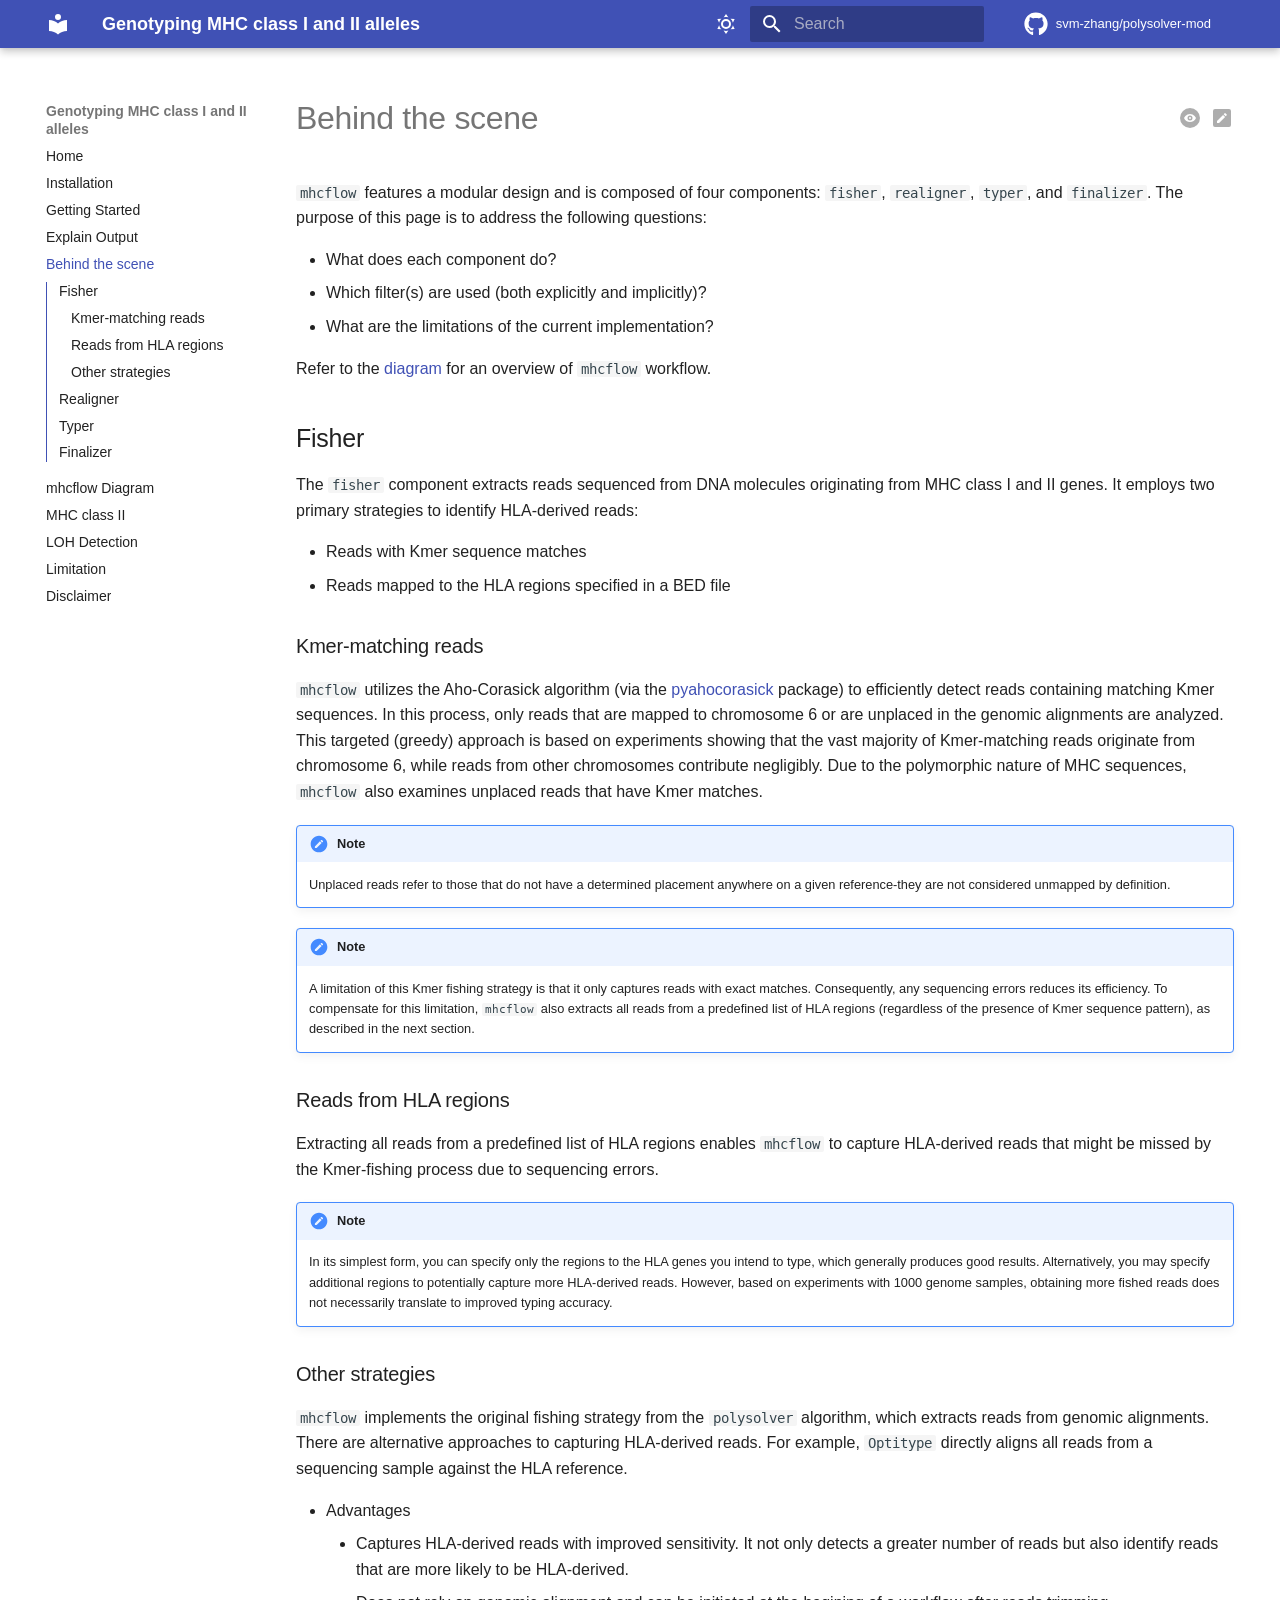
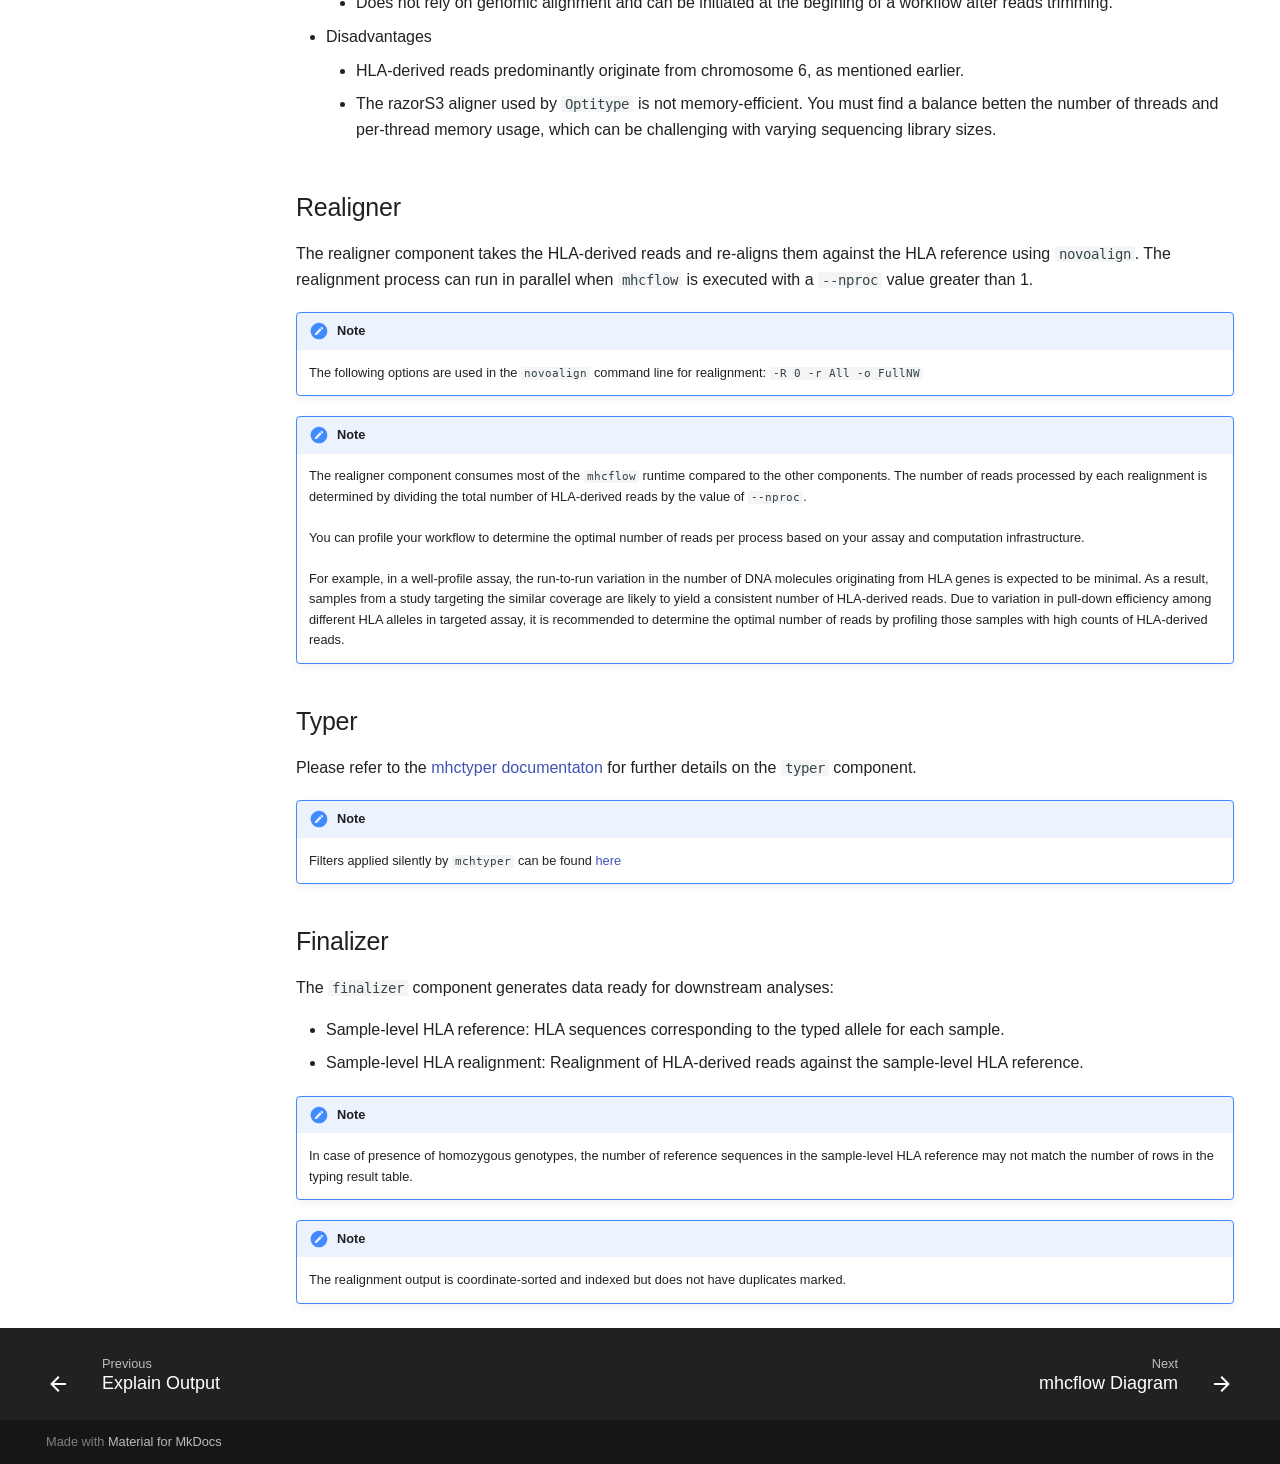
<file: behind_the_scene/index.html>
<!doctype html>
<html lang="en" class="no-js">
  <head>
    
      <meta charset="utf-8">
      <meta name="viewport" content="width=device-width,initial-scale=1">
      
      
      
      
        <link rel="prev" href="../output/">
      
      
        <link rel="next" href="../diagram/">
      
      
      <link rel="icon" href="../assets/images/favicon.png">
      <meta name="generator" content="mkdocs-1.6.1, mkdocs-material-9.6.14">
    
    
      
        <title>Behind the scene - Genotyping MHC class I and II alleles</title>
      
    
    
      <link rel="stylesheet" href="../assets/stylesheets/main.342714a4.min.css">
      
        
        <link rel="stylesheet" href="../assets/stylesheets/palette.06af60db.min.css">
      
      


    
    
      
    
    
      
    
    
      <link rel="stylesheet" href="../stylesheets/extra.css">
    
    <script>__md_scope=new URL("..",location),__md_hash=e=>[...e].reduce(((e,_)=>(e<<5)-e+_.charCodeAt(0)),0),__md_get=(e,_=localStorage,t=__md_scope)=>JSON.parse(_.getItem(t.pathname+"."+e)),__md_set=(e,_,t=localStorage,a=__md_scope)=>{try{t.setItem(a.pathname+"."+e,JSON.stringify(_))}catch(e){}}</script>
    
      

    
    
    
  </head>
  
  
    
    
      
    
    
    
    
    <body dir="ltr" data-md-color-scheme="default" data-md-color-primary="indigo" data-md-color-accent="indigo">
  
    
    <input class="md-toggle" data-md-toggle="drawer" type="checkbox" id="__drawer" autocomplete="off">
    <input class="md-toggle" data-md-toggle="search" type="checkbox" id="__search" autocomplete="off">
    <label class="md-overlay" for="__drawer"></label>
    <div data-md-component="skip">
      
        
        <a href="#behind-the-scene" class="md-skip">
          Skip to content
        </a>
      
    </div>
    <div data-md-component="announce">
      
    </div>
    
    
      

  

<header class="md-header md-header--shadow" data-md-component="header">
  <nav class="md-header__inner md-grid" aria-label="Header">
    <a href=".." title="Genotyping MHC class I and II alleles" class="md-header__button md-logo" aria-label="Genotyping MHC class I and II alleles" data-md-component="logo">
      
  
  <svg xmlns="http://www.w3.org/2000/svg" viewBox="0 0 24 24"><path d="M12 8a3 3 0 0 0 3-3 3 3 0 0 0-3-3 3 3 0 0 0-3 3 3 3 0 0 0 3 3m0 3.54C9.64 9.35 6.5 8 3 8v11c3.5 0 6.64 1.35 9 3.54 2.36-2.19 5.5-3.54 9-3.54V8c-3.5 0-6.64 1.35-9 3.54"/></svg>

    </a>
    <label class="md-header__button md-icon" for="__drawer">
      
      <svg xmlns="http://www.w3.org/2000/svg" viewBox="0 0 24 24"><path d="M3 6h18v2H3zm0 5h18v2H3zm0 5h18v2H3z"/></svg>
    </label>
    <div class="md-header__title" data-md-component="header-title">
      <div class="md-header__ellipsis">
        <div class="md-header__topic">
          <span class="md-ellipsis">
            Genotyping MHC class I and II alleles
          </span>
        </div>
        <div class="md-header__topic" data-md-component="header-topic">
          <span class="md-ellipsis">
            
              Behind the scene
            
          </span>
        </div>
      </div>
    </div>
    
      
        <form class="md-header__option" data-md-component="palette">
  
    
    
    
    <input class="md-option" data-md-color-media="(prefers-color-scheme: light)" data-md-color-scheme="default" data-md-color-primary="indigo" data-md-color-accent="indigo"  aria-label="Switch to dark mode"  type="radio" name="__palette" id="__palette_0">
    
      <label class="md-header__button md-icon" title="Switch to dark mode" for="__palette_1" hidden>
        <svg xmlns="http://www.w3.org/2000/svg" viewBox="0 0 24 24"><path d="M12 7a5 5 0 0 1 5 5 5 5 0 0 1-5 5 5 5 0 0 1-5-5 5 5 0 0 1 5-5m0 2a3 3 0 0 0-3 3 3 3 0 0 0 3 3 3 3 0 0 0 3-3 3 3 0 0 0-3-3m0-7 2.39 3.42C13.65 5.15 12.84 5 12 5s-1.65.15-2.39.42zM3.34 7l4.16-.35A7.2 7.2 0 0 0 5.94 8.5c-.44.74-.69 1.5-.83 2.29zm.02 10 1.76-3.77a7.131 7.131 0 0 0 2.38 4.14zM20.65 7l-1.77 3.79a7.02 7.02 0 0 0-2.38-4.15zm-.01 10-4.14.36c.59-.51 1.12-1.14 1.54-1.86.42-.73.69-1.5.83-2.29zM12 22l-2.41-3.44c.74.27 1.55.44 2.41.44.82 0 1.63-.17 2.37-.44z"/></svg>
      </label>
    
  
    
    
    
    <input class="md-option" data-md-color-media="(prefers-color-scheme: dark)" data-md-color-scheme="slate" data-md-color-primary="indigo" data-md-color-accent="indigo"  aria-label="Switch to system preference"  type="radio" name="__palette" id="__palette_1">
    
      <label class="md-header__button md-icon" title="Switch to system preference" for="__palette_0" hidden>
        <svg xmlns="http://www.w3.org/2000/svg" viewBox="0 0 24 24"><path d="m17.75 4.09-2.53 1.94.91 3.06-2.63-1.81-2.63 1.81.91-3.06-2.53-1.94L12.44 4l1.06-3 1.06 3zm3.5 6.91-1.64 1.25.59 1.98-1.7-1.17-1.7 1.17.59-1.98L15.75 11l2.06-.05L18.5 9l.69 1.95zm-2.28 4.95c.83-.08 1.72 1.1 1.19 1.85-.32.45-.66.87-1.08 1.27C15.17 23 8.84 23 4.94 19.07c-3.91-3.9-3.91-10.24 0-14.14.4-.4.82-.76 1.27-1.08.75-.53 1.93.36 1.85 1.19-.27 2.86.69 5.83 2.89 8.02a9.96 9.96 0 0 0 8.02 2.89m-1.64 2.02a12.08 12.08 0 0 1-7.8-3.47c-2.17-2.19-3.33-5-3.49-7.82-2.81 3.14-2.7 7.96.31 10.98 3.02 3.01 7.84 3.12 10.98.31"/></svg>
      </label>
    
  
</form>
      
    
    
      <script>var palette=__md_get("__palette");if(palette&&palette.color){if("(prefers-color-scheme)"===palette.color.media){var media=matchMedia("(prefers-color-scheme: light)"),input=document.querySelector(media.matches?"[data-md-color-media='(prefers-color-scheme: light)']":"[data-md-color-media='(prefers-color-scheme: dark)']");palette.color.media=input.getAttribute("data-md-color-media"),palette.color.scheme=input.getAttribute("data-md-color-scheme"),palette.color.primary=input.getAttribute("data-md-color-primary"),palette.color.accent=input.getAttribute("data-md-color-accent")}for(var[key,value]of Object.entries(palette.color))document.body.setAttribute("data-md-color-"+key,value)}</script>
    
    
    
      
      
        <label class="md-header__button md-icon" for="__search">
          
          <svg xmlns="http://www.w3.org/2000/svg" viewBox="0 0 24 24"><path d="M9.5 3A6.5 6.5 0 0 1 16 9.5c0 1.61-.59 3.09-1.56 4.23l.27.27h.79l5 5-1.5 1.5-5-5v-.79l-.27-.27A6.52 6.52 0 0 1 9.5 16 6.5 6.5 0 0 1 3 9.5 6.5 6.5 0 0 1 9.5 3m0 2C7 5 5 7 5 9.5S7 14 9.5 14 14 12 14 9.5 12 5 9.5 5"/></svg>
        </label>
        <div class="md-search" data-md-component="search" role="dialog">
  <label class="md-search__overlay" for="__search"></label>
  <div class="md-search__inner" role="search">
    <form class="md-search__form" name="search">
      <input type="text" class="md-search__input" name="query" aria-label="Search" placeholder="Search" autocapitalize="off" autocorrect="off" autocomplete="off" spellcheck="false" data-md-component="search-query" required>
      <label class="md-search__icon md-icon" for="__search">
        
        <svg xmlns="http://www.w3.org/2000/svg" viewBox="0 0 24 24"><path d="M9.5 3A6.5 6.5 0 0 1 16 9.5c0 1.61-.59 3.09-1.56 4.23l.27.27h.79l5 5-1.5 1.5-5-5v-.79l-.27-.27A6.52 6.52 0 0 1 9.5 16 6.5 6.5 0 0 1 3 9.5 6.5 6.5 0 0 1 9.5 3m0 2C7 5 5 7 5 9.5S7 14 9.5 14 14 12 14 9.5 12 5 9.5 5"/></svg>
        
        <svg xmlns="http://www.w3.org/2000/svg" viewBox="0 0 24 24"><path d="M20 11v2H8l5.5 5.5-1.42 1.42L4.16 12l7.92-7.92L13.5 5.5 8 11z"/></svg>
      </label>
      <nav class="md-search__options" aria-label="Search">
        
        <button type="reset" class="md-search__icon md-icon" title="Clear" aria-label="Clear" tabindex="-1">
          
          <svg xmlns="http://www.w3.org/2000/svg" viewBox="0 0 24 24"><path d="M19 6.41 17.59 5 12 10.59 6.41 5 5 6.41 10.59 12 5 17.59 6.41 19 12 13.41 17.59 19 19 17.59 13.41 12z"/></svg>
        </button>
      </nav>
      
        <div class="md-search__suggest" data-md-component="search-suggest"></div>
      
    </form>
    <div class="md-search__output">
      <div class="md-search__scrollwrap" tabindex="0" data-md-scrollfix>
        <div class="md-search-result" data-md-component="search-result">
          <div class="md-search-result__meta">
            Initializing search
          </div>
          <ol class="md-search-result__list" role="presentation"></ol>
        </div>
      </div>
    </div>
  </div>
</div>
      
    
    
      <div class="md-header__source">
        <a href="https://github.com/svm-zhang/polysolver-mod" title="Go to repository" class="md-source" data-md-component="source">
  <div class="md-source__icon md-icon">
    
    <svg xmlns="http://www.w3.org/2000/svg" viewBox="0 0 496 512"><!--! Font Awesome Free 6.7.2 by @fontawesome - https://fontawesome.com License - https://fontawesome.com/license/free (Icons: CC BY 4.0, Fonts: SIL OFL 1.1, Code: MIT License) Copyright 2024 Fonticons, Inc.--><path d="M165.9 397.4c0 2-2.3 3.6-5.2 3.6-3.3.3-5.6-1.3-5.6-3.6 0-2 2.3-3.6 5.2-3.6 3-.3 5.6 1.3 5.6 3.6m-31.1-4.5c-.7 2 1.3 4.3 4.3 4.9 2.6 1 5.6 0 6.2-2s-1.3-4.3-4.3-5.2c-2.6-.7-5.5.3-6.2 2.3m44.2-1.7c-2.9.7-4.9 2.6-4.6 4.9.3 2 2.9 3.3 5.9 2.6 2.9-.7 4.9-2.6 4.6-4.6-.3-1.9-3-3.2-5.9-2.9M244.8 8C106.1 8 0 113.3 0 252c0 110.9 69.8 205.8 169.5 239.2 12.8 2.3 17.3-5.6 17.3-12.1 0-6.2-.3-40.4-.3-61.4 0 0-70 15-84.7-29.8 0 0-11.4-29.1-27.8-36.6 0 0-22.9-15.7 1.6-15.4 0 0 24.9 2 38.6 25.8 21.9 38.6 58.6 27.5 72.9 20.9 2.3-16 8.8-27.1 16-33.7-55.9-6.2-112.3-14.3-112.3-110.5 0-27.5 7.6-41.3 23.6-58.9-2.6-6.5-11.1-33.3 2.6-67.9 20.9-6.5 69 27 69 27 20-5.6 41.5-8.5 62.8-8.5s42.8 2.9 62.8 8.5c0 0 48.1-33.6 69-27 13.7 34.7 5.2 61.4 2.6 67.9 16 17.7 25.8 31.5 25.8 58.9 0 96.5-58.9 104.2-114.8 110.5 9.2 7.9 17 22.9 17 46.4 0 33.7-.3 75.4-.3 83.6 0 6.5 4.6 14.4 17.3 12.1C428.2 457.8 496 362.9 496 252 496 113.3 383.5 8 244.8 8M97.2 352.9c-1.3 1-1 3.3.7 5.2 1.6 1.6 3.9 2.3 5.2 1 1.3-1 1-3.3-.7-5.2-1.6-1.6-3.9-2.3-5.2-1m-10.8-8.1c-.7 1.3.3 2.9 2.3 3.9 1.6 1 3.6.7 4.3-.7.7-1.3-.3-2.9-2.3-3.9-2-.6-3.6-.3-4.3.7m32.4 35.6c-1.6 1.3-1 4.3 1.3 6.2 2.3 2.3 5.2 2.6 6.5 1 1.3-1.3.7-4.3-1.3-6.2-2.2-2.3-5.2-2.6-6.5-1m-11.4-14.7c-1.6 1-1.6 3.6 0 5.9s4.3 3.3 5.6 2.3c1.6-1.3 1.6-3.9 0-6.2-1.4-2.3-4-3.3-5.6-2"/></svg>
  </div>
  <div class="md-source__repository">
    svm-zhang/polysolver-mod
  </div>
</a>
      </div>
    
  </nav>
  
</header>
    
    <div class="md-container" data-md-component="container">
      
      
        
          
        
      
      <main class="md-main" data-md-component="main">
        <div class="md-main__inner md-grid">
          
            
              
              <div class="md-sidebar md-sidebar--primary" data-md-component="sidebar" data-md-type="navigation" >
                <div class="md-sidebar__scrollwrap">
                  <div class="md-sidebar__inner">
                    



  

<nav class="md-nav md-nav--primary md-nav--integrated" aria-label="Navigation" data-md-level="0">
  <label class="md-nav__title" for="__drawer">
    <a href=".." title="Genotyping MHC class I and II alleles" class="md-nav__button md-logo" aria-label="Genotyping MHC class I and II alleles" data-md-component="logo">
      
  
  <svg xmlns="http://www.w3.org/2000/svg" viewBox="0 0 24 24"><path d="M12 8a3 3 0 0 0 3-3 3 3 0 0 0-3-3 3 3 0 0 0-3 3 3 3 0 0 0 3 3m0 3.54C9.64 9.35 6.5 8 3 8v11c3.5 0 6.64 1.35 9 3.54 2.36-2.19 5.5-3.54 9-3.54V8c-3.5 0-6.64 1.35-9 3.54"/></svg>

    </a>
    Genotyping MHC class I and II alleles
  </label>
  
    <div class="md-nav__source">
      <a href="https://github.com/svm-zhang/polysolver-mod" title="Go to repository" class="md-source" data-md-component="source">
  <div class="md-source__icon md-icon">
    
    <svg xmlns="http://www.w3.org/2000/svg" viewBox="0 0 496 512"><!--! Font Awesome Free 6.7.2 by @fontawesome - https://fontawesome.com License - https://fontawesome.com/license/free (Icons: CC BY 4.0, Fonts: SIL OFL 1.1, Code: MIT License) Copyright 2024 Fonticons, Inc.--><path d="M165.9 397.4c0 2-2.3 3.6-5.2 3.6-3.3.3-5.6-1.3-5.6-3.6 0-2 2.3-3.6 5.2-3.6 3-.3 5.6 1.3 5.6 3.6m-31.1-4.5c-.7 2 1.3 4.3 4.3 4.9 2.6 1 5.6 0 6.2-2s-1.3-4.3-4.3-5.2c-2.6-.7-5.5.3-6.2 2.3m44.2-1.7c-2.9.7-4.9 2.6-4.6 4.9.3 2 2.9 3.3 5.9 2.6 2.9-.7 4.9-2.6 4.6-4.6-.3-1.9-3-3.2-5.9-2.9M244.8 8C106.1 8 0 113.3 0 252c0 110.9 69.8 205.8 169.5 239.2 12.8 2.3 17.3-5.6 17.3-12.1 0-6.2-.3-40.4-.3-61.4 0 0-70 15-84.7-29.8 0 0-11.4-29.1-27.8-36.6 0 0-22.9-15.7 1.6-15.4 0 0 24.9 2 38.6 25.8 21.9 38.6 58.6 27.5 72.9 20.9 2.3-16 8.8-27.1 16-33.7-55.9-6.2-112.3-14.3-112.3-110.5 0-27.5 7.6-41.3 23.6-58.9-2.6-6.5-11.1-33.3 2.6-67.9 20.9-6.5 69 27 69 27 20-5.6 41.5-8.5 62.8-8.5s42.8 2.9 62.8 8.5c0 0 48.1-33.6 69-27 13.7 34.7 5.2 61.4 2.6 67.9 16 17.7 25.8 31.5 25.8 58.9 0 96.5-58.9 104.2-114.8 110.5 9.2 7.9 17 22.9 17 46.4 0 33.7-.3 75.4-.3 83.6 0 6.5 4.6 14.4 17.3 12.1C428.2 457.8 496 362.9 496 252 496 113.3 383.5 8 244.8 8M97.2 352.9c-1.3 1-1 3.3.7 5.2 1.6 1.6 3.9 2.3 5.2 1 1.3-1 1-3.3-.7-5.2-1.6-1.6-3.9-2.3-5.2-1m-10.8-8.1c-.7 1.3.3 2.9 2.3 3.9 1.6 1 3.6.7 4.3-.7.7-1.3-.3-2.9-2.3-3.9-2-.6-3.6-.3-4.3.7m32.4 35.6c-1.6 1.3-1 4.3 1.3 6.2 2.3 2.3 5.2 2.6 6.5 1 1.3-1.3.7-4.3-1.3-6.2-2.2-2.3-5.2-2.6-6.5-1m-11.4-14.7c-1.6 1-1.6 3.6 0 5.9s4.3 3.3 5.6 2.3c1.6-1.3 1.6-3.9 0-6.2-1.4-2.3-4-3.3-5.6-2"/></svg>
  </div>
  <div class="md-source__repository">
    svm-zhang/polysolver-mod
  </div>
</a>
    </div>
  
  <ul class="md-nav__list" data-md-scrollfix>
    
      
      
  
  
  
  
    <li class="md-nav__item">
      <a href=".." class="md-nav__link">
        
  
  
  <span class="md-ellipsis">
    Home
    
  </span>
  

      </a>
    </li>
  

    
      
      
  
  
  
  
    <li class="md-nav__item">
      <a href="../install/" class="md-nav__link">
        
  
  
  <span class="md-ellipsis">
    Installation
    
  </span>
  

      </a>
    </li>
  

    
      
      
  
  
  
  
    <li class="md-nav__item">
      <a href="../getting_start/" class="md-nav__link">
        
  
  
  <span class="md-ellipsis">
    Getting Started
    
  </span>
  

      </a>
    </li>
  

    
      
      
  
  
  
  
    <li class="md-nav__item">
      <a href="../output/" class="md-nav__link">
        
  
  
  <span class="md-ellipsis">
    Explain Output
    
  </span>
  

      </a>
    </li>
  

    
      
      
  
  
    
  
  
  
    <li class="md-nav__item md-nav__item--active">
      
      <input class="md-nav__toggle md-toggle" type="checkbox" id="__toc">
      
      
        
      
      
        <label class="md-nav__link md-nav__link--active" for="__toc">
          
  
  
  <span class="md-ellipsis">
    Behind the scene
    
  </span>
  

          <span class="md-nav__icon md-icon"></span>
        </label>
      
      <a href="./" class="md-nav__link md-nav__link--active">
        
  
  
  <span class="md-ellipsis">
    Behind the scene
    
  </span>
  

      </a>
      
        

<nav class="md-nav md-nav--secondary" aria-label="Table of contents">
  
  
  
    
  
  
    <label class="md-nav__title" for="__toc">
      <span class="md-nav__icon md-icon"></span>
      Table of contents
    </label>
    <ul class="md-nav__list" data-md-component="toc" data-md-scrollfix>
      
        <li class="md-nav__item">
  <a href="#fisher" class="md-nav__link">
    <span class="md-ellipsis">
      Fisher
    </span>
  </a>
  
    <nav class="md-nav" aria-label="Fisher">
      <ul class="md-nav__list">
        
          <li class="md-nav__item">
  <a href="#kmer-matching-reads" class="md-nav__link">
    <span class="md-ellipsis">
      Kmer-matching reads
    </span>
  </a>
  
</li>
        
          <li class="md-nav__item">
  <a href="#reads-from-hla-regions" class="md-nav__link">
    <span class="md-ellipsis">
      Reads from HLA regions
    </span>
  </a>
  
</li>
        
          <li class="md-nav__item">
  <a href="#other-strategies" class="md-nav__link">
    <span class="md-ellipsis">
      Other strategies
    </span>
  </a>
  
</li>
        
      </ul>
    </nav>
  
</li>
      
        <li class="md-nav__item">
  <a href="#realigner" class="md-nav__link">
    <span class="md-ellipsis">
      Realigner
    </span>
  </a>
  
</li>
      
        <li class="md-nav__item">
  <a href="#typer" class="md-nav__link">
    <span class="md-ellipsis">
      Typer
    </span>
  </a>
  
</li>
      
        <li class="md-nav__item">
  <a href="#finalizer" class="md-nav__link">
    <span class="md-ellipsis">
      Finalizer
    </span>
  </a>
  
</li>
      
    </ul>
  
</nav>
      
    </li>
  

    
      
      
  
  
  
  
    <li class="md-nav__item">
      <a href="../diagram/" class="md-nav__link">
        
  
  
  <span class="md-ellipsis">
    mhcflow Diagram
    
  </span>
  

      </a>
    </li>
  

    
      
      
  
  
  
  
    <li class="md-nav__item">
      <a href="../class_ii/" class="md-nav__link">
        
  
  
  <span class="md-ellipsis">
    MHC class II
    
  </span>
  

      </a>
    </li>
  

    
      
      
  
  
  
  
    <li class="md-nav__item">
      <a href="../loh/" class="md-nav__link">
        
  
  
  <span class="md-ellipsis">
    LOH Detection
    
  </span>
  

      </a>
    </li>
  

    
      
      
  
  
  
  
    <li class="md-nav__item">
      <a href="../limitation/" class="md-nav__link">
        
  
  
  <span class="md-ellipsis">
    Limitation
    
  </span>
  

      </a>
    </li>
  

    
      
      
  
  
  
  
    <li class="md-nav__item">
      <a href="../disclaimer/" class="md-nav__link">
        
  
  
  <span class="md-ellipsis">
    Disclaimer
    
  </span>
  

      </a>
    </li>
  

    
  </ul>
</nav>
                  </div>
                </div>
              </div>
            
            
          
          
            <div class="md-content" data-md-component="content">
              <article class="md-content__inner md-typeset">
                
                  


  
    <a href="https://github.com/svm-zhang/polysolver-mod/edit/main/docs/behind_the_scene.md" title="Edit this page" class="md-content__button md-icon">
      
      <svg xmlns="http://www.w3.org/2000/svg" viewBox="0 0 24 24"><path d="M19 3a2 2 0 0 1 2 2v14a2 2 0 0 1-2 2H5a2 2 0 0 1-2-2V5a2 2 0 0 1 2-2zm-2.3 6.35c.22-.21.22-.56 0-.77L15.42 7.3a.53.53 0 0 0-.77 0l-1 1 2.05 2.05zM7 14.94V17h2.06l6.06-6.06-2.06-2.06z"/></svg>
    </a>
  
  
    
      
    
    <a href="https://github.com/svm-zhang/polysolver-mod/raw/main/docs/behind_the_scene.md" title="View source of this page" class="md-content__button md-icon">
      
      <svg xmlns="http://www.w3.org/2000/svg" viewBox="0 0 24 24"><path d="M12 9.5A2.5 2.5 0 0 0 9.5 12a2.5 2.5 0 0 0 2.5 2.5 2.5 2.5 0 0 0 2.5-2.5A2.5 2.5 0 0 0 12 9.5m0 3.5a1 1 0 0 1-1-1 1 1 0 0 1 1-1 1 1 0 0 1 1 1 1 1 0 0 1-1 1m0-3.5A2.5 2.5 0 0 0 9.5 12a2.5 2.5 0 0 0 2.5 2.5 2.5 2.5 0 0 0 2.5-2.5A2.5 2.5 0 0 0 12 9.5m0 3.5a1 1 0 0 1-1-1 1 1 0 0 1 1-1 1 1 0 0 1 1 1 1 1 0 0 1-1 1m0-11A10 10 0 0 0 2 12a10 10 0 0 0 10 10 10 10 0 0 0 10-10A10 10 0 0 0 12 2m0 14c-2.63 0-5-1.57-6-4a6.505 6.505 0 0 1 8.5-3.5A6.52 6.52 0 0 1 18 12c-1 2.43-3.37 4-6 4m0-6.5A2.5 2.5 0 0 0 9.5 12a2.5 2.5 0 0 0 2.5 2.5 2.5 2.5 0 0 0 2.5-2.5A2.5 2.5 0 0 0 12 9.5m0 3.5a1 1 0 0 1-1-1 1 1 0 0 1 1-1 1 1 0 0 1 1 1 1 1 0 0 1-1 1"/></svg>
    </a>
  


<h1 id="behind-the-scene">Behind the scene<a class="headerlink" href="#behind-the-scene" title="Permanent link">&para;</a></h1>
<p><code>mhcflow</code> features a modular design and is composed of
four components: <code>fisher</code>, <code>realigner</code>, <code>typer</code>, and <code>finalizer</code>. The purpose
of this page is to address the following questions:</p>
<ul>
<li>What does each component do?</li>
<li>Which filter(s) are used (both explicitly and implicitly)?</li>
<li>What are the limitations of the current implementation?</li>
</ul>
<p>Refer to the
<a href="https://svm-zhang.github.io/mhcflow/diagram/#mhcflow-Diagram">diagram</a>
for an overview of <code>mhcflow</code> workflow.</p>
<h2 id="fisher">Fisher<a class="headerlink" href="#fisher" title="Permanent link">&para;</a></h2>
<p>The <code>fisher</code> component extracts reads sequenced from DNA molecules originating
from MHC class I and II genes. It employs two primary strategies to identify
HLA-derived reads:</p>
<ul>
<li>Reads with Kmer sequence matches</li>
<li>Reads mapped to the HLA regions specified in a BED file</li>
</ul>
<h3 id="kmer-matching-reads">Kmer-matching reads<a class="headerlink" href="#kmer-matching-reads" title="Permanent link">&para;</a></h3>
<p><code>mhcflow</code> utilizes the Aho-Corasick algorithm (via the
<a href="https://pypi.org/project/pyahocorasick/">pyahocorasick</a> package) to efficiently
detect reads containing matching Kmer sequences. In this process, only reads
that are mapped to chromosome 6 or are unplaced in the genomic alignments
are analyzed. This targeted (greedy) approach is based on
experiments showing that the vast majority of Kmer-matching reads
originate from chromosome 6, while reads from other chromosomes contribute
negligibly. Due to the polymorphic nature of MHC sequences, <code>mhcflow</code>
also examines unplaced reads that have Kmer matches.</p>
<div class="admonition note">
<p class="admonition-title">Note</p>
<p>Unplaced reads refer to those that do not have a determined placement
anywhere on a given reference-they are not considered unmapped by definition.</p>
</div>
<div class="admonition note">
<p class="admonition-title">Note</p>
<p>A limitation of this Kmer fishing strategy is that it only captures
reads with exact matches. Consequently, any sequencing errors reduces
its efficiency. To compensate for this limitation, 
<code>mhcflow</code> also extracts all reads from a predefined list of
HLA regions (regardless of the presence of Kmer sequence pattern),
as described in the next section.</p>
</div>
<h3 id="reads-from-hla-regions">Reads from HLA regions<a class="headerlink" href="#reads-from-hla-regions" title="Permanent link">&para;</a></h3>
<p>Extracting all reads from a predefined list of HLA regions enables <code>mhcflow</code>
to capture HLA-derived reads that might be missed by the Kmer-fishing process
due to sequencing errors.</p>
<div class="admonition note">
<p class="admonition-title">Note</p>
<p>In its simplest form, you can specify only the regions to the HLA genes you
intend to type, which generally produces good results. Alternatively, you
may specify additional regions to potentially capture more HLA-derived
reads. However, based on experiments with 1000 genome samples, obtaining more
fished reads does not necessarily translate to improved typing accuracy.</p>
</div>
<h3 id="other-strategies">Other strategies<a class="headerlink" href="#other-strategies" title="Permanent link">&para;</a></h3>
<p><code>mhcflow</code> implements the original fishing strategy from the <code>polysolver</code>
algorithm, which extracts reads from genomic alignments. There are alternative
approaches to capturing HLA-derived reads. For example, <code>Optitype</code>
directly aligns all reads from a sequencing sample against the HLA reference.</p>
<ul>
<li>Advantages<ul>
<li>Captures HLA-derived reads with improved sensitivity. It not only
    detects a greater number of reads but also identify reads that
    are more likely to be HLA-derived.</li>
<li>Does not rely on genomic alignment and can be initiated at
    the begining of a workflow after reads trimming.</li>
</ul>
</li>
<li>Disadvantages<ul>
<li>HLA-derived reads predominantly originate from
chromosome 6, as mentioned earlier.</li>
<li>The razorS3 aligner used by <code>Optitype</code> is not memory-efficient. You
must find a balance betten the number of threads and
per-thread memory usage, which can be challenging with varying
sequencing library sizes.</li>
</ul>
</li>
</ul>
<h2 id="realigner">Realigner<a class="headerlink" href="#realigner" title="Permanent link">&para;</a></h2>
<p>The realigner component takes the HLA-derived reads and re-aligns them against
the HLA reference using <code>novoalign</code>. The realignment process can run in parallel
when <code>mhcflow</code> is executed with a <code>--nproc</code> value greater than 1.</p>
<div class="admonition note">
<p class="admonition-title">Note</p>
<p>The following options are used in the <code>novoalign</code> command line for
realignment: <code>-R 0 -r All -o FullNW</code></p>
</div>
<div class="admonition note">
<p class="admonition-title">Note</p>
<p>The realigner component consumes most of the <code>mhcflow</code> runtime compared
to the other components. The number of reads processed by each realignment
is determined by dividing the total number of HLA-derived reads
by the value of <code>--nproc</code>. <br>
<br>
You can profile your workflow to determine the optimal number of reads
per process based on your assay and computation infrastructure. <br>
<br>
For example, in a well-profile assay, the run-to-run variation
in the number of DNA molecules originating from HLA genes 
is expected to be minimal. As a result, samples from a study targeting
the similar coverage are likely to yield a consistent number
of HLA-derived reads. Due to variation in pull-down efficiency among
different HLA alleles in targeted assay, it is recommended to determine
the optimal number of reads by profiling those samples with high counts of
HLA-derived reads.</p>
</div>
<h2 id="typer">Typer<a class="headerlink" href="#typer" title="Permanent link">&para;</a></h2>
<p>Please refer to the <a href="https://svm-zhang.github.io/mhctyper/">mhctyper documentaton</a>
for further details on the <code>typer</code> component.</p>
<div class="admonition note">
<p class="admonition-title">Note</p>
<p>Filters applied silently by <code>mchtyper</code> can be found
<a href="https://svm-zhang.github.io/mhctyper/#filters-applied-silently">here</a></p>
</div>
<h2 id="finalizer">Finalizer<a class="headerlink" href="#finalizer" title="Permanent link">&para;</a></h2>
<p>The <code>finalizer</code> component generates data ready for downstream analyses:</p>
<ul>
<li>Sample-level HLA reference: HLA sequences corresponding to the typed
    allele for each sample.</li>
<li>Sample-level HLA realignment: Realignment of HLA-derived reads against the
    sample-level HLA reference.</li>
</ul>
<div class="admonition note">
<p class="admonition-title">Note</p>
<p>In case of presence of homozygous genotypes, the number of reference
sequences in the sample-level HLA reference may not match the
number of rows in the typing result table.</p>
</div>
<div class="admonition note">
<p class="admonition-title">Note</p>
<p>The realignment output is coordinate-sorted and indexed but does not
have duplicates marked.</p>
</div>












                
              </article>
            </div>
          
          
<script>var target=document.getElementById(location.hash.slice(1));target&&target.name&&(target.checked=target.name.startsWith("__tabbed_"))</script>
        </div>
        
          <button type="button" class="md-top md-icon" data-md-component="top" hidden>
  
  <svg xmlns="http://www.w3.org/2000/svg" viewBox="0 0 24 24"><path d="M13 20h-2V8l-5.5 5.5-1.42-1.42L12 4.16l7.92 7.92-1.42 1.42L13 8z"/></svg>
  Back to top
</button>
        
      </main>
      
        <footer class="md-footer">
  
    
      
      <nav class="md-footer__inner md-grid" aria-label="Footer" >
        
          
          <a href="../output/" class="md-footer__link md-footer__link--prev" aria-label="Previous: Explain Output">
            <div class="md-footer__button md-icon">
              
              <svg xmlns="http://www.w3.org/2000/svg" viewBox="0 0 24 24"><path d="M20 11v2H8l5.5 5.5-1.42 1.42L4.16 12l7.92-7.92L13.5 5.5 8 11z"/></svg>
            </div>
            <div class="md-footer__title">
              <span class="md-footer__direction">
                Previous
              </span>
              <div class="md-ellipsis">
                Explain Output
              </div>
            </div>
          </a>
        
        
          
          <a href="../diagram/" class="md-footer__link md-footer__link--next" aria-label="Next: mhcflow Diagram">
            <div class="md-footer__title">
              <span class="md-footer__direction">
                Next
              </span>
              <div class="md-ellipsis">
                mhcflow Diagram
              </div>
            </div>
            <div class="md-footer__button md-icon">
              
              <svg xmlns="http://www.w3.org/2000/svg" viewBox="0 0 24 24"><path d="M4 11v2h12l-5.5 5.5 1.42 1.42L19.84 12l-7.92-7.92L10.5 5.5 16 11z"/></svg>
            </div>
          </a>
        
      </nav>
    
  
  <div class="md-footer-meta md-typeset">
    <div class="md-footer-meta__inner md-grid">
      <div class="md-copyright">
  
  
    Made with
    <a href="https://squidfunk.github.io/mkdocs-material/" target="_blank" rel="noopener">
      Material for MkDocs
    </a>
  
</div>
      
    </div>
  </div>
</footer>
      
    </div>
    <div class="md-dialog" data-md-component="dialog">
      <div class="md-dialog__inner md-typeset"></div>
    </div>
    
    
    
      
      <script id="__config" type="application/json">{"base": "..", "features": ["announce.dismiss", "content.action.edit", "content.action.view", "content.code.annotate", "content.code.copy", "navigation.expand", "navigation.footer", "navigation.path", "navigation.sections", "navigation.top", "navigation.tracking", "search.highlight", "search.suggest", "toc.follow", "toc.integrate"], "search": "../assets/javascripts/workers/search.d50fe291.min.js", "tags": null, "translations": {"clipboard.copied": "Copied to clipboard", "clipboard.copy": "Copy to clipboard", "search.result.more.one": "1 more on this page", "search.result.more.other": "# more on this page", "search.result.none": "No matching documents", "search.result.one": "1 matching document", "search.result.other": "# matching documents", "search.result.placeholder": "Type to start searching", "search.result.term.missing": "Missing", "select.version": "Select version"}, "version": null}</script>
    
    
      <script src="../assets/javascripts/bundle.13a4f30d.min.js"></script>
      
    
  </body>
</html>
</file>
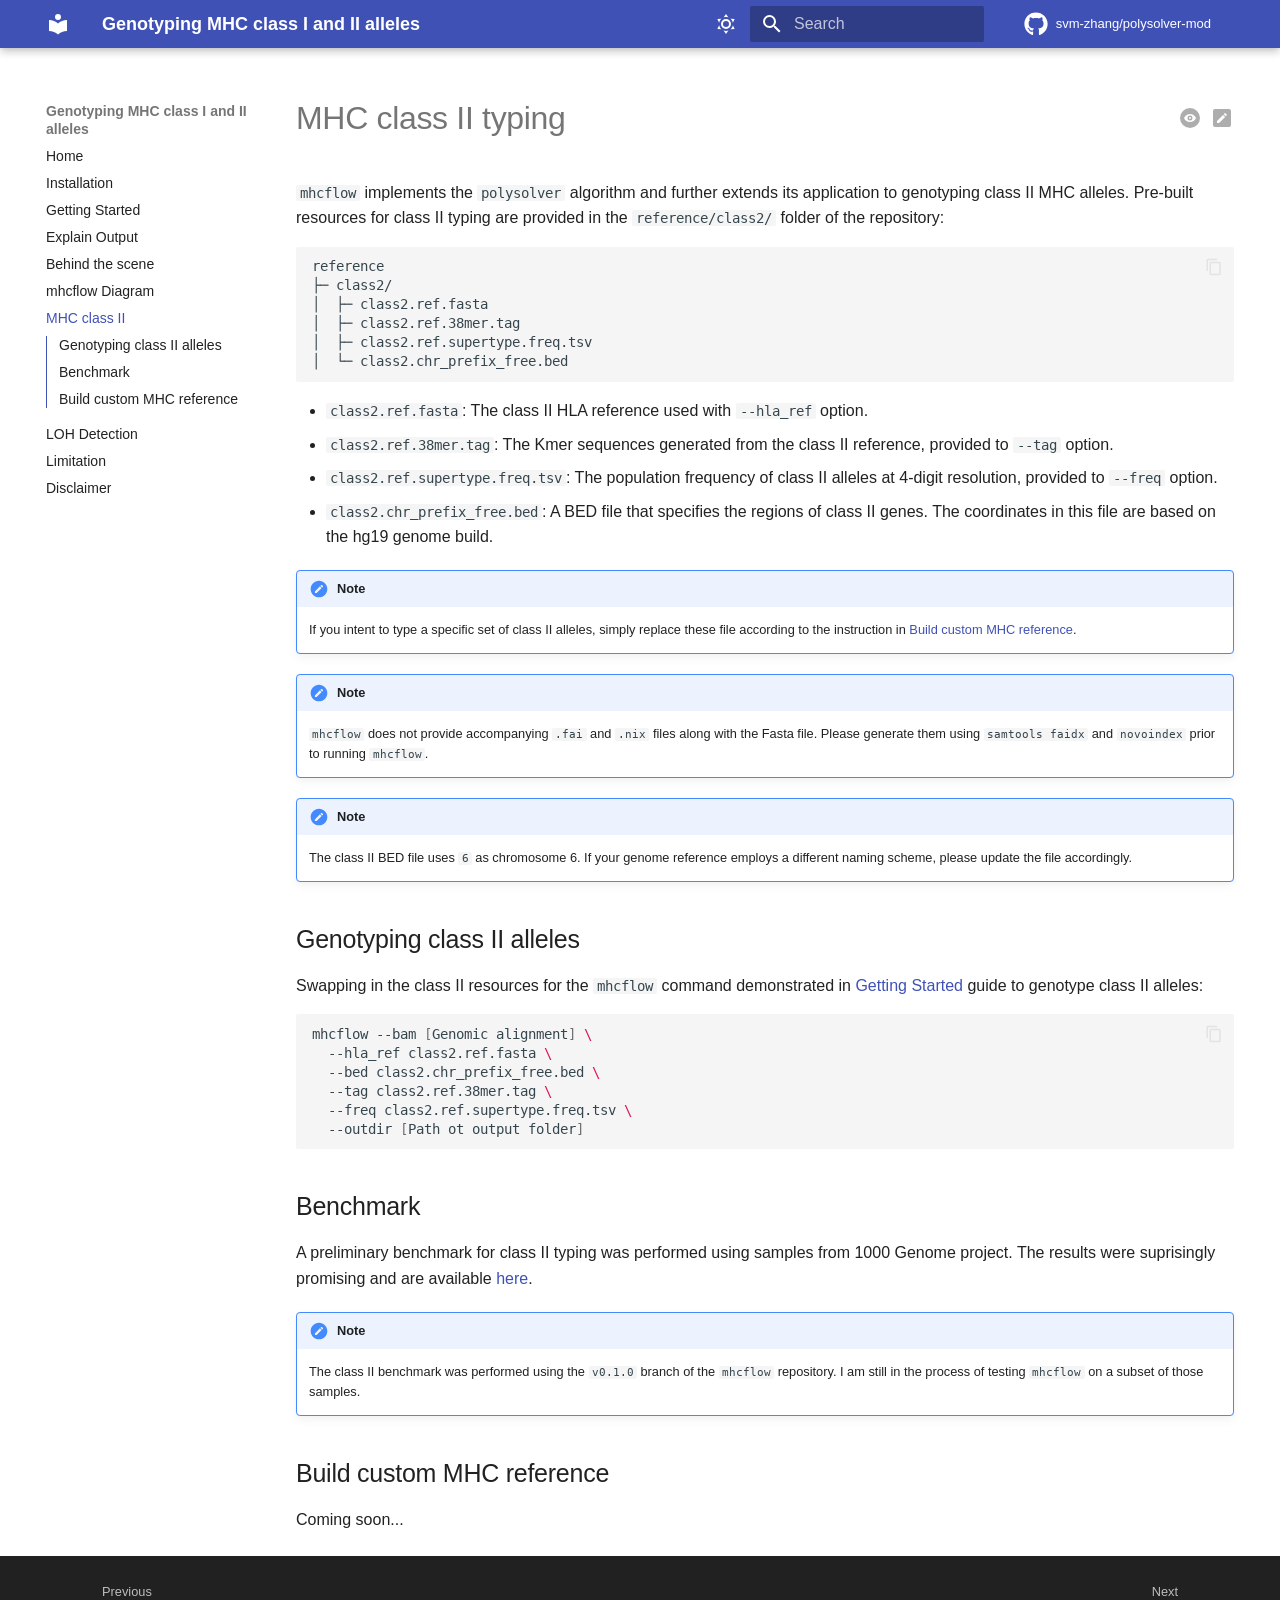
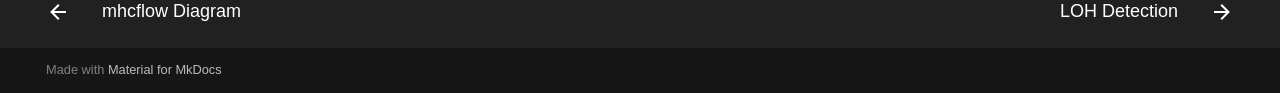
<file: class_ii/index.html>
<!doctype html>
<html lang="en" class="no-js">
  <head>
    
      <meta charset="utf-8">
      <meta name="viewport" content="width=device-width,initial-scale=1">
      
      
      
      
        <link rel="prev" href="../diagram/">
      
      
        <link rel="next" href="../loh/">
      
      
      <link rel="icon" href="../assets/images/favicon.png">
      <meta name="generator" content="mkdocs-1.6.1, mkdocs-material-9.6.14">
    
    
      
        <title>MHC class II - Genotyping MHC class I and II alleles</title>
      
    
    
      <link rel="stylesheet" href="../assets/stylesheets/main.342714a4.min.css">
      
        
        <link rel="stylesheet" href="../assets/stylesheets/palette.06af60db.min.css">
      
      


    
    
      
    
    
      
    
    
      <link rel="stylesheet" href="../stylesheets/extra.css">
    
    <script>__md_scope=new URL("..",location),__md_hash=e=>[...e].reduce(((e,_)=>(e<<5)-e+_.charCodeAt(0)),0),__md_get=(e,_=localStorage,t=__md_scope)=>JSON.parse(_.getItem(t.pathname+"."+e)),__md_set=(e,_,t=localStorage,a=__md_scope)=>{try{t.setItem(a.pathname+"."+e,JSON.stringify(_))}catch(e){}}</script>
    
      

    
    
    
  </head>
  
  
    
    
      
    
    
    
    
    <body dir="ltr" data-md-color-scheme="default" data-md-color-primary="indigo" data-md-color-accent="indigo">
  
    
    <input class="md-toggle" data-md-toggle="drawer" type="checkbox" id="__drawer" autocomplete="off">
    <input class="md-toggle" data-md-toggle="search" type="checkbox" id="__search" autocomplete="off">
    <label class="md-overlay" for="__drawer"></label>
    <div data-md-component="skip">
      
        
        <a href="#mhc-class-ii-typing" class="md-skip">
          Skip to content
        </a>
      
    </div>
    <div data-md-component="announce">
      
    </div>
    
    
      

  

<header class="md-header md-header--shadow" data-md-component="header">
  <nav class="md-header__inner md-grid" aria-label="Header">
    <a href=".." title="Genotyping MHC class I and II alleles" class="md-header__button md-logo" aria-label="Genotyping MHC class I and II alleles" data-md-component="logo">
      
  
  <svg xmlns="http://www.w3.org/2000/svg" viewBox="0 0 24 24"><path d="M12 8a3 3 0 0 0 3-3 3 3 0 0 0-3-3 3 3 0 0 0-3 3 3 3 0 0 0 3 3m0 3.54C9.64 9.35 6.5 8 3 8v11c3.5 0 6.64 1.35 9 3.54 2.36-2.19 5.5-3.54 9-3.54V8c-3.5 0-6.64 1.35-9 3.54"/></svg>

    </a>
    <label class="md-header__button md-icon" for="__drawer">
      
      <svg xmlns="http://www.w3.org/2000/svg" viewBox="0 0 24 24"><path d="M3 6h18v2H3zm0 5h18v2H3zm0 5h18v2H3z"/></svg>
    </label>
    <div class="md-header__title" data-md-component="header-title">
      <div class="md-header__ellipsis">
        <div class="md-header__topic">
          <span class="md-ellipsis">
            Genotyping MHC class I and II alleles
          </span>
        </div>
        <div class="md-header__topic" data-md-component="header-topic">
          <span class="md-ellipsis">
            
              MHC class II
            
          </span>
        </div>
      </div>
    </div>
    
      
        <form class="md-header__option" data-md-component="palette">
  
    
    
    
    <input class="md-option" data-md-color-media="(prefers-color-scheme: light)" data-md-color-scheme="default" data-md-color-primary="indigo" data-md-color-accent="indigo"  aria-label="Switch to dark mode"  type="radio" name="__palette" id="__palette_0">
    
      <label class="md-header__button md-icon" title="Switch to dark mode" for="__palette_1" hidden>
        <svg xmlns="http://www.w3.org/2000/svg" viewBox="0 0 24 24"><path d="M12 7a5 5 0 0 1 5 5 5 5 0 0 1-5 5 5 5 0 0 1-5-5 5 5 0 0 1 5-5m0 2a3 3 0 0 0-3 3 3 3 0 0 0 3 3 3 3 0 0 0 3-3 3 3 0 0 0-3-3m0-7 2.39 3.42C13.65 5.15 12.84 5 12 5s-1.65.15-2.39.42zM3.34 7l4.16-.35A7.2 7.2 0 0 0 5.94 8.5c-.44.74-.69 1.5-.83 2.29zm.02 10 1.76-3.77a7.131 7.131 0 0 0 2.38 4.14zM20.65 7l-1.77 3.79a7.02 7.02 0 0 0-2.38-4.15zm-.01 10-4.14.36c.59-.51 1.12-1.14 1.54-1.86.42-.73.69-1.5.83-2.29zM12 22l-2.41-3.44c.74.27 1.55.44 2.41.44.82 0 1.63-.17 2.37-.44z"/></svg>
      </label>
    
  
    
    
    
    <input class="md-option" data-md-color-media="(prefers-color-scheme: dark)" data-md-color-scheme="slate" data-md-color-primary="indigo" data-md-color-accent="indigo"  aria-label="Switch to system preference"  type="radio" name="__palette" id="__palette_1">
    
      <label class="md-header__button md-icon" title="Switch to system preference" for="__palette_0" hidden>
        <svg xmlns="http://www.w3.org/2000/svg" viewBox="0 0 24 24"><path d="m17.75 4.09-2.53 1.94.91 3.06-2.63-1.81-2.63 1.81.91-3.06-2.53-1.94L12.44 4l1.06-3 1.06 3zm3.5 6.91-1.64 1.25.59 1.98-1.7-1.17-1.7 1.17.59-1.98L15.75 11l2.06-.05L18.5 9l.69 1.95zm-2.28 4.95c.83-.08 1.72 1.1 1.19 1.85-.32.45-.66.87-1.08 1.27C15.17 23 8.84 23 4.94 19.07c-3.91-3.9-3.91-10.24 0-14.14.4-.4.82-.76 1.27-1.08.75-.53 1.93.36 1.85 1.19-.27 2.86.69 5.83 2.89 8.02a9.96 9.96 0 0 0 8.02 2.89m-1.64 2.02a12.08 12.08 0 0 1-7.8-3.47c-2.17-2.19-3.33-5-3.49-7.82-2.81 3.14-2.7 7.96.31 10.98 3.02 3.01 7.84 3.12 10.98.31"/></svg>
      </label>
    
  
</form>
      
    
    
      <script>var palette=__md_get("__palette");if(palette&&palette.color){if("(prefers-color-scheme)"===palette.color.media){var media=matchMedia("(prefers-color-scheme: light)"),input=document.querySelector(media.matches?"[data-md-color-media='(prefers-color-scheme: light)']":"[data-md-color-media='(prefers-color-scheme: dark)']");palette.color.media=input.getAttribute("data-md-color-media"),palette.color.scheme=input.getAttribute("data-md-color-scheme"),palette.color.primary=input.getAttribute("data-md-color-primary"),palette.color.accent=input.getAttribute("data-md-color-accent")}for(var[key,value]of Object.entries(palette.color))document.body.setAttribute("data-md-color-"+key,value)}</script>
    
    
    
      
      
        <label class="md-header__button md-icon" for="__search">
          
          <svg xmlns="http://www.w3.org/2000/svg" viewBox="0 0 24 24"><path d="M9.5 3A6.5 6.5 0 0 1 16 9.5c0 1.61-.59 3.09-1.56 4.23l.27.27h.79l5 5-1.5 1.5-5-5v-.79l-.27-.27A6.52 6.52 0 0 1 9.5 16 6.5 6.5 0 0 1 3 9.5 6.5 6.5 0 0 1 9.5 3m0 2C7 5 5 7 5 9.5S7 14 9.5 14 14 12 14 9.5 12 5 9.5 5"/></svg>
        </label>
        <div class="md-search" data-md-component="search" role="dialog">
  <label class="md-search__overlay" for="__search"></label>
  <div class="md-search__inner" role="search">
    <form class="md-search__form" name="search">
      <input type="text" class="md-search__input" name="query" aria-label="Search" placeholder="Search" autocapitalize="off" autocorrect="off" autocomplete="off" spellcheck="false" data-md-component="search-query" required>
      <label class="md-search__icon md-icon" for="__search">
        
        <svg xmlns="http://www.w3.org/2000/svg" viewBox="0 0 24 24"><path d="M9.5 3A6.5 6.5 0 0 1 16 9.5c0 1.61-.59 3.09-1.56 4.23l.27.27h.79l5 5-1.5 1.5-5-5v-.79l-.27-.27A6.52 6.52 0 0 1 9.5 16 6.5 6.5 0 0 1 3 9.5 6.5 6.5 0 0 1 9.5 3m0 2C7 5 5 7 5 9.5S7 14 9.5 14 14 12 14 9.5 12 5 9.5 5"/></svg>
        
        <svg xmlns="http://www.w3.org/2000/svg" viewBox="0 0 24 24"><path d="M20 11v2H8l5.5 5.5-1.42 1.42L4.16 12l7.92-7.92L13.5 5.5 8 11z"/></svg>
      </label>
      <nav class="md-search__options" aria-label="Search">
        
        <button type="reset" class="md-search__icon md-icon" title="Clear" aria-label="Clear" tabindex="-1">
          
          <svg xmlns="http://www.w3.org/2000/svg" viewBox="0 0 24 24"><path d="M19 6.41 17.59 5 12 10.59 6.41 5 5 6.41 10.59 12 5 17.59 6.41 19 12 13.41 17.59 19 19 17.59 13.41 12z"/></svg>
        </button>
      </nav>
      
        <div class="md-search__suggest" data-md-component="search-suggest"></div>
      
    </form>
    <div class="md-search__output">
      <div class="md-search__scrollwrap" tabindex="0" data-md-scrollfix>
        <div class="md-search-result" data-md-component="search-result">
          <div class="md-search-result__meta">
            Initializing search
          </div>
          <ol class="md-search-result__list" role="presentation"></ol>
        </div>
      </div>
    </div>
  </div>
</div>
      
    
    
      <div class="md-header__source">
        <a href="https://github.com/svm-zhang/polysolver-mod" title="Go to repository" class="md-source" data-md-component="source">
  <div class="md-source__icon md-icon">
    
    <svg xmlns="http://www.w3.org/2000/svg" viewBox="0 0 496 512"><!--! Font Awesome Free 6.7.2 by @fontawesome - https://fontawesome.com License - https://fontawesome.com/license/free (Icons: CC BY 4.0, Fonts: SIL OFL 1.1, Code: MIT License) Copyright 2024 Fonticons, Inc.--><path d="M165.9 397.4c0 2-2.3 3.6-5.2 3.6-3.3.3-5.6-1.3-5.6-3.6 0-2 2.3-3.6 5.2-3.6 3-.3 5.6 1.3 5.6 3.6m-31.1-4.5c-.7 2 1.3 4.3 4.3 4.9 2.6 1 5.6 0 6.2-2s-1.3-4.3-4.3-5.2c-2.6-.7-5.5.3-6.2 2.3m44.2-1.7c-2.9.7-4.9 2.6-4.6 4.9.3 2 2.9 3.3 5.9 2.6 2.9-.7 4.9-2.6 4.6-4.6-.3-1.9-3-3.2-5.9-2.9M244.8 8C106.1 8 0 113.3 0 252c0 110.9 69.8 205.8 169.5 239.2 12.8 2.3 17.3-5.6 17.3-12.1 0-6.2-.3-40.4-.3-61.4 0 0-70 15-84.7-29.8 0 0-11.4-29.1-27.8-36.6 0 0-22.9-15.7 1.6-15.4 0 0 24.9 2 38.6 25.8 21.9 38.6 58.6 27.5 72.9 20.9 2.3-16 8.8-27.1 16-33.7-55.9-6.2-112.3-14.3-112.3-110.5 0-27.5 7.6-41.3 23.6-58.9-2.6-6.5-11.1-33.3 2.6-67.9 20.9-6.5 69 27 69 27 20-5.6 41.5-8.5 62.8-8.5s42.8 2.9 62.8 8.5c0 0 48.1-33.6 69-27 13.7 34.7 5.2 61.4 2.6 67.9 16 17.7 25.8 31.5 25.8 58.9 0 96.5-58.9 104.2-114.8 110.5 9.2 7.9 17 22.9 17 46.4 0 33.7-.3 75.4-.3 83.6 0 6.5 4.6 14.4 17.3 12.1C428.2 457.8 496 362.9 496 252 496 113.3 383.5 8 244.8 8M97.2 352.9c-1.3 1-1 3.3.7 5.2 1.6 1.6 3.9 2.3 5.2 1 1.3-1 1-3.3-.7-5.2-1.6-1.6-3.9-2.3-5.2-1m-10.8-8.1c-.7 1.3.3 2.9 2.3 3.9 1.6 1 3.6.7 4.3-.7.7-1.3-.3-2.9-2.3-3.9-2-.6-3.6-.3-4.3.7m32.4 35.6c-1.6 1.3-1 4.3 1.3 6.2 2.3 2.3 5.2 2.6 6.5 1 1.3-1.3.7-4.3-1.3-6.2-2.2-2.3-5.2-2.6-6.5-1m-11.4-14.7c-1.6 1-1.6 3.6 0 5.9s4.3 3.3 5.6 2.3c1.6-1.3 1.6-3.9 0-6.2-1.4-2.3-4-3.3-5.6-2"/></svg>
  </div>
  <div class="md-source__repository">
    svm-zhang/polysolver-mod
  </div>
</a>
      </div>
    
  </nav>
  
</header>
    
    <div class="md-container" data-md-component="container">
      
      
        
          
        
      
      <main class="md-main" data-md-component="main">
        <div class="md-main__inner md-grid">
          
            
              
              <div class="md-sidebar md-sidebar--primary" data-md-component="sidebar" data-md-type="navigation" >
                <div class="md-sidebar__scrollwrap">
                  <div class="md-sidebar__inner">
                    



  

<nav class="md-nav md-nav--primary md-nav--integrated" aria-label="Navigation" data-md-level="0">
  <label class="md-nav__title" for="__drawer">
    <a href=".." title="Genotyping MHC class I and II alleles" class="md-nav__button md-logo" aria-label="Genotyping MHC class I and II alleles" data-md-component="logo">
      
  
  <svg xmlns="http://www.w3.org/2000/svg" viewBox="0 0 24 24"><path d="M12 8a3 3 0 0 0 3-3 3 3 0 0 0-3-3 3 3 0 0 0-3 3 3 3 0 0 0 3 3m0 3.54C9.64 9.35 6.5 8 3 8v11c3.5 0 6.64 1.35 9 3.54 2.36-2.19 5.5-3.54 9-3.54V8c-3.5 0-6.64 1.35-9 3.54"/></svg>

    </a>
    Genotyping MHC class I and II alleles
  </label>
  
    <div class="md-nav__source">
      <a href="https://github.com/svm-zhang/polysolver-mod" title="Go to repository" class="md-source" data-md-component="source">
  <div class="md-source__icon md-icon">
    
    <svg xmlns="http://www.w3.org/2000/svg" viewBox="0 0 496 512"><!--! Font Awesome Free 6.7.2 by @fontawesome - https://fontawesome.com License - https://fontawesome.com/license/free (Icons: CC BY 4.0, Fonts: SIL OFL 1.1, Code: MIT License) Copyright 2024 Fonticons, Inc.--><path d="M165.9 397.4c0 2-2.3 3.6-5.2 3.6-3.3.3-5.6-1.3-5.6-3.6 0-2 2.3-3.6 5.2-3.6 3-.3 5.6 1.3 5.6 3.6m-31.1-4.5c-.7 2 1.3 4.3 4.3 4.9 2.6 1 5.6 0 6.2-2s-1.3-4.3-4.3-5.2c-2.6-.7-5.5.3-6.2 2.3m44.2-1.7c-2.9.7-4.9 2.6-4.6 4.9.3 2 2.9 3.3 5.9 2.6 2.9-.7 4.9-2.6 4.6-4.6-.3-1.9-3-3.2-5.9-2.9M244.8 8C106.1 8 0 113.3 0 252c0 110.9 69.8 205.8 169.5 239.2 12.8 2.3 17.3-5.6 17.3-12.1 0-6.2-.3-40.4-.3-61.4 0 0-70 15-84.7-29.8 0 0-11.4-29.1-27.8-36.6 0 0-22.9-15.7 1.6-15.4 0 0 24.9 2 38.6 25.8 21.9 38.6 58.6 27.5 72.9 20.9 2.3-16 8.8-27.1 16-33.7-55.9-6.2-112.3-14.3-112.3-110.5 0-27.5 7.6-41.3 23.6-58.9-2.6-6.5-11.1-33.3 2.6-67.9 20.9-6.5 69 27 69 27 20-5.6 41.5-8.5 62.8-8.5s42.8 2.9 62.8 8.5c0 0 48.1-33.6 69-27 13.7 34.7 5.2 61.4 2.6 67.9 16 17.7 25.8 31.5 25.8 58.9 0 96.5-58.9 104.2-114.8 110.5 9.2 7.9 17 22.9 17 46.4 0 33.7-.3 75.4-.3 83.6 0 6.5 4.6 14.4 17.3 12.1C428.2 457.8 496 362.9 496 252 496 113.3 383.5 8 244.8 8M97.2 352.9c-1.3 1-1 3.3.7 5.2 1.6 1.6 3.9 2.3 5.2 1 1.3-1 1-3.3-.7-5.2-1.6-1.6-3.9-2.3-5.2-1m-10.8-8.1c-.7 1.3.3 2.9 2.3 3.9 1.6 1 3.6.7 4.3-.7.7-1.3-.3-2.9-2.3-3.9-2-.6-3.6-.3-4.3.7m32.4 35.6c-1.6 1.3-1 4.3 1.3 6.2 2.3 2.3 5.2 2.6 6.5 1 1.3-1.3.7-4.3-1.3-6.2-2.2-2.3-5.2-2.6-6.5-1m-11.4-14.7c-1.6 1-1.6 3.6 0 5.9s4.3 3.3 5.6 2.3c1.6-1.3 1.6-3.9 0-6.2-1.4-2.3-4-3.3-5.6-2"/></svg>
  </div>
  <div class="md-source__repository">
    svm-zhang/polysolver-mod
  </div>
</a>
    </div>
  
  <ul class="md-nav__list" data-md-scrollfix>
    
      
      
  
  
  
  
    <li class="md-nav__item">
      <a href=".." class="md-nav__link">
        
  
  
  <span class="md-ellipsis">
    Home
    
  </span>
  

      </a>
    </li>
  

    
      
      
  
  
  
  
    <li class="md-nav__item">
      <a href="../install/" class="md-nav__link">
        
  
  
  <span class="md-ellipsis">
    Installation
    
  </span>
  

      </a>
    </li>
  

    
      
      
  
  
  
  
    <li class="md-nav__item">
      <a href="../getting_start/" class="md-nav__link">
        
  
  
  <span class="md-ellipsis">
    Getting Started
    
  </span>
  

      </a>
    </li>
  

    
      
      
  
  
  
  
    <li class="md-nav__item">
      <a href="../output/" class="md-nav__link">
        
  
  
  <span class="md-ellipsis">
    Explain Output
    
  </span>
  

      </a>
    </li>
  

    
      
      
  
  
  
  
    <li class="md-nav__item">
      <a href="../behind_the_scene/" class="md-nav__link">
        
  
  
  <span class="md-ellipsis">
    Behind the scene
    
  </span>
  

      </a>
    </li>
  

    
      
      
  
  
  
  
    <li class="md-nav__item">
      <a href="../diagram/" class="md-nav__link">
        
  
  
  <span class="md-ellipsis">
    mhcflow Diagram
    
  </span>
  

      </a>
    </li>
  

    
      
      
  
  
    
  
  
  
    <li class="md-nav__item md-nav__item--active">
      
      <input class="md-nav__toggle md-toggle" type="checkbox" id="__toc">
      
      
        
      
      
        <label class="md-nav__link md-nav__link--active" for="__toc">
          
  
  
  <span class="md-ellipsis">
    MHC class II
    
  </span>
  

          <span class="md-nav__icon md-icon"></span>
        </label>
      
      <a href="./" class="md-nav__link md-nav__link--active">
        
  
  
  <span class="md-ellipsis">
    MHC class II
    
  </span>
  

      </a>
      
        

<nav class="md-nav md-nav--secondary" aria-label="Table of contents">
  
  
  
    
  
  
    <label class="md-nav__title" for="__toc">
      <span class="md-nav__icon md-icon"></span>
      Table of contents
    </label>
    <ul class="md-nav__list" data-md-component="toc" data-md-scrollfix>
      
        <li class="md-nav__item">
  <a href="#genotyping-class-ii-alleles" class="md-nav__link">
    <span class="md-ellipsis">
      Genotyping class II alleles
    </span>
  </a>
  
</li>
      
        <li class="md-nav__item">
  <a href="#benchmark" class="md-nav__link">
    <span class="md-ellipsis">
      Benchmark
    </span>
  </a>
  
</li>
      
        <li class="md-nav__item">
  <a href="#build-custom-mhc-reference" class="md-nav__link">
    <span class="md-ellipsis">
      Build custom MHC reference
    </span>
  </a>
  
</li>
      
    </ul>
  
</nav>
      
    </li>
  

    
      
      
  
  
  
  
    <li class="md-nav__item">
      <a href="../loh/" class="md-nav__link">
        
  
  
  <span class="md-ellipsis">
    LOH Detection
    
  </span>
  

      </a>
    </li>
  

    
      
      
  
  
  
  
    <li class="md-nav__item">
      <a href="../limitation/" class="md-nav__link">
        
  
  
  <span class="md-ellipsis">
    Limitation
    
  </span>
  

      </a>
    </li>
  

    
      
      
  
  
  
  
    <li class="md-nav__item">
      <a href="../disclaimer/" class="md-nav__link">
        
  
  
  <span class="md-ellipsis">
    Disclaimer
    
  </span>
  

      </a>
    </li>
  

    
  </ul>
</nav>
                  </div>
                </div>
              </div>
            
            
          
          
            <div class="md-content" data-md-component="content">
              <article class="md-content__inner md-typeset">
                
                  


  
    <a href="https://github.com/svm-zhang/polysolver-mod/edit/main/docs/class_ii.md" title="Edit this page" class="md-content__button md-icon">
      
      <svg xmlns="http://www.w3.org/2000/svg" viewBox="0 0 24 24"><path d="M19 3a2 2 0 0 1 2 2v14a2 2 0 0 1-2 2H5a2 2 0 0 1-2-2V5a2 2 0 0 1 2-2zm-2.3 6.35c.22-.21.22-.56 0-.77L15.42 7.3a.53.53 0 0 0-.77 0l-1 1 2.05 2.05zM7 14.94V17h2.06l6.06-6.06-2.06-2.06z"/></svg>
    </a>
  
  
    
      
    
    <a href="https://github.com/svm-zhang/polysolver-mod/raw/main/docs/class_ii.md" title="View source of this page" class="md-content__button md-icon">
      
      <svg xmlns="http://www.w3.org/2000/svg" viewBox="0 0 24 24"><path d="M12 9.5A2.5 2.5 0 0 0 9.5 12a2.5 2.5 0 0 0 2.5 2.5 2.5 2.5 0 0 0 2.5-2.5A2.5 2.5 0 0 0 12 9.5m0 3.5a1 1 0 0 1-1-1 1 1 0 0 1 1-1 1 1 0 0 1 1 1 1 1 0 0 1-1 1m0-3.5A2.5 2.5 0 0 0 9.5 12a2.5 2.5 0 0 0 2.5 2.5 2.5 2.5 0 0 0 2.5-2.5A2.5 2.5 0 0 0 12 9.5m0 3.5a1 1 0 0 1-1-1 1 1 0 0 1 1-1 1 1 0 0 1 1 1 1 1 0 0 1-1 1m0-11A10 10 0 0 0 2 12a10 10 0 0 0 10 10 10 10 0 0 0 10-10A10 10 0 0 0 12 2m0 14c-2.63 0-5-1.57-6-4a6.505 6.505 0 0 1 8.5-3.5A6.52 6.52 0 0 1 18 12c-1 2.43-3.37 4-6 4m0-6.5A2.5 2.5 0 0 0 9.5 12a2.5 2.5 0 0 0 2.5 2.5 2.5 2.5 0 0 0 2.5-2.5A2.5 2.5 0 0 0 12 9.5m0 3.5a1 1 0 0 1-1-1 1 1 0 0 1 1-1 1 1 0 0 1 1 1 1 1 0 0 1-1 1"/></svg>
    </a>
  


<h1 id="mhc-class-ii-typing">MHC class II typing<a class="headerlink" href="#mhc-class-ii-typing" title="Permanent link">&para;</a></h1>
<p><code>mhcflow</code> implements the <code>polysolver</code> algorithm and further extends its
application to genotyping class II MHC alleles. Pre-built
resources for class II typing are provided in the <code>reference/class2/</code> folder
of the repository:</p>
<div class="language-sh highlight"><pre><span></span><code><span id="__span-0-1"><a id="__codelineno-0-1" name="__codelineno-0-1" href="#__codelineno-0-1"></a>reference
</span><span id="__span-0-2"><a id="__codelineno-0-2" name="__codelineno-0-2" href="#__codelineno-0-2"></a>├─<span class="w"> </span>class2/
</span><span id="__span-0-3"><a id="__codelineno-0-3" name="__codelineno-0-3" href="#__codelineno-0-3"></a>│<span class="w">  </span>├─<span class="w"> </span>class2.ref.fasta
</span><span id="__span-0-4"><a id="__codelineno-0-4" name="__codelineno-0-4" href="#__codelineno-0-4"></a>│<span class="w">  </span>├─<span class="w"> </span>class2.ref.38mer.tag
</span><span id="__span-0-5"><a id="__codelineno-0-5" name="__codelineno-0-5" href="#__codelineno-0-5"></a>│<span class="w">  </span>├─<span class="w"> </span>class2.ref.supertype.freq.tsv
</span><span id="__span-0-6"><a id="__codelineno-0-6" name="__codelineno-0-6" href="#__codelineno-0-6"></a>│<span class="w">  </span>└─<span class="w"> </span>class2.chr_prefix_free.bed
</span></code></pre></div>
<ul>
<li><code>class2.ref.fasta</code>: The class II HLA reference used with <code>--hla_ref</code> option.</li>
<li><code>class2.ref.38mer.tag</code>: The Kmer sequences generated from the class II
    reference, provided to <code>--tag</code> option.</li>
<li><code>class2.ref.supertype.freq.tsv</code>: The population frequency of class II alleles
    at 4-digit resolution, provided to <code>--freq</code> option.</li>
<li><code>class2.chr_prefix_free.bed</code>: A BED file that specifies the regions of
    class II genes. The coordinates in this file are based on the hg19
    genome build.</li>
</ul>
<div class="admonition note">
<p class="admonition-title">Note</p>
<p>If you intent to type a specific set of class II alleles, simply replace
these file according to the instruction in <a href="">Build custom MHC reference</a>.</p>
</div>
<div class="admonition note">
<p class="admonition-title">Note</p>
<p><code>mhcflow</code> does not provide accompanying <code>.fai</code> and <code>.nix</code> files along with
the Fasta file. Please generate them using <code>samtools faidx</code> and <code>novoindex</code>
prior to running <code>mhcflow</code>.</p>
</div>
<div class="admonition note">
<p class="admonition-title">Note</p>
<p>The class II BED file uses <code>6</code> as chromosome 6. If your genome reference
employs a different naming scheme, please update the file accordingly.</p>
</div>
<h2 id="genotyping-class-ii-alleles">Genotyping class II alleles<a class="headerlink" href="#genotyping-class-ii-alleles" title="Permanent link">&para;</a></h2>
<p>Swapping in the class II resources for the <code>mhcflow</code> command demonstrated in
<a href="https://svm-zhang.github.io/mhcflow/getting_start/">Getting Started</a> guide to
genotype class II alleles:</p>
<div class="language-bash highlight"><pre><span></span><code><span id="__span-1-1"><a id="__codelineno-1-1" name="__codelineno-1-1" href="#__codelineno-1-1"></a>mhcflow<span class="w"> </span>--bam<span class="w"> </span><span class="o">[</span>Genomic<span class="w"> </span>alignment<span class="o">]</span><span class="w"> </span><span class="se">\</span>
</span><span id="__span-1-2"><a id="__codelineno-1-2" name="__codelineno-1-2" href="#__codelineno-1-2"></a><span class="w">  </span>--hla_ref<span class="w"> </span>class2.ref.fasta<span class="w"> </span><span class="se">\</span>
</span><span id="__span-1-3"><a id="__codelineno-1-3" name="__codelineno-1-3" href="#__codelineno-1-3"></a><span class="w">  </span>--bed<span class="w"> </span>class2.chr_prefix_free.bed<span class="w"> </span><span class="se">\</span>
</span><span id="__span-1-4"><a id="__codelineno-1-4" name="__codelineno-1-4" href="#__codelineno-1-4"></a><span class="w">  </span>--tag<span class="w"> </span>class2.ref.38mer.tag<span class="w"> </span><span class="se">\</span>
</span><span id="__span-1-5"><a id="__codelineno-1-5" name="__codelineno-1-5" href="#__codelineno-1-5"></a><span class="w">  </span>--freq<span class="w"> </span>class2.ref.supertype.freq.tsv<span class="w"> </span><span class="se">\</span>
</span><span id="__span-1-6"><a id="__codelineno-1-6" name="__codelineno-1-6" href="#__codelineno-1-6"></a><span class="w">  </span>--outdir<span class="w"> </span><span class="o">[</span>Path<span class="w"> </span>ot<span class="w"> </span>output<span class="w"> </span>folder<span class="o">]</span>
</span></code></pre></div>
<h2 id="benchmark">Benchmark<a class="headerlink" href="#benchmark" title="Permanent link">&para;</a></h2>
<p>A preliminary benchmark for class II typing was performed using samples from
1000 Genome project. The results were suprisingly promising and are available
<a href="https://github.com/svm-zhang/hla_benchmark">here</a>.</p>
<div class="admonition note">
<p class="admonition-title">Note</p>
<p>The class II benchmark was performed using the <code>v0.1.0</code> branch of the <code>mhcflow</code>
repository. I am still in the process of testing <code>mhcflow</code> on a subset of
those samples.</p>
</div>
<h2 id="build-custom-mhc-reference">Build custom MHC reference<a class="headerlink" href="#build-custom-mhc-reference" title="Permanent link">&para;</a></h2>
<p>Coming soon...</p>












                
              </article>
            </div>
          
          
<script>var target=document.getElementById(location.hash.slice(1));target&&target.name&&(target.checked=target.name.startsWith("__tabbed_"))</script>
        </div>
        
          <button type="button" class="md-top md-icon" data-md-component="top" hidden>
  
  <svg xmlns="http://www.w3.org/2000/svg" viewBox="0 0 24 24"><path d="M13 20h-2V8l-5.5 5.5-1.42-1.42L12 4.16l7.92 7.92-1.42 1.42L13 8z"/></svg>
  Back to top
</button>
        
      </main>
      
        <footer class="md-footer">
  
    
      
      <nav class="md-footer__inner md-grid" aria-label="Footer" >
        
          
          <a href="../diagram/" class="md-footer__link md-footer__link--prev" aria-label="Previous: mhcflow Diagram">
            <div class="md-footer__button md-icon">
              
              <svg xmlns="http://www.w3.org/2000/svg" viewBox="0 0 24 24"><path d="M20 11v2H8l5.5 5.5-1.42 1.42L4.16 12l7.92-7.92L13.5 5.5 8 11z"/></svg>
            </div>
            <div class="md-footer__title">
              <span class="md-footer__direction">
                Previous
              </span>
              <div class="md-ellipsis">
                mhcflow Diagram
              </div>
            </div>
          </a>
        
        
          
          <a href="../loh/" class="md-footer__link md-footer__link--next" aria-label="Next: LOH Detection">
            <div class="md-footer__title">
              <span class="md-footer__direction">
                Next
              </span>
              <div class="md-ellipsis">
                LOH Detection
              </div>
            </div>
            <div class="md-footer__button md-icon">
              
              <svg xmlns="http://www.w3.org/2000/svg" viewBox="0 0 24 24"><path d="M4 11v2h12l-5.5 5.5 1.42 1.42L19.84 12l-7.92-7.92L10.5 5.5 16 11z"/></svg>
            </div>
          </a>
        
      </nav>
    
  
  <div class="md-footer-meta md-typeset">
    <div class="md-footer-meta__inner md-grid">
      <div class="md-copyright">
  
  
    Made with
    <a href="https://squidfunk.github.io/mkdocs-material/" target="_blank" rel="noopener">
      Material for MkDocs
    </a>
  
</div>
      
    </div>
  </div>
</footer>
      
    </div>
    <div class="md-dialog" data-md-component="dialog">
      <div class="md-dialog__inner md-typeset"></div>
    </div>
    
    
    
      
      <script id="__config" type="application/json">{"base": "..", "features": ["announce.dismiss", "content.action.edit", "content.action.view", "content.code.annotate", "content.code.copy", "navigation.expand", "navigation.footer", "navigation.path", "navigation.sections", "navigation.top", "navigation.tracking", "search.highlight", "search.suggest", "toc.follow", "toc.integrate"], "search": "../assets/javascripts/workers/search.d50fe291.min.js", "tags": null, "translations": {"clipboard.copied": "Copied to clipboard", "clipboard.copy": "Copy to clipboard", "search.result.more.one": "1 more on this page", "search.result.more.other": "# more on this page", "search.result.none": "No matching documents", "search.result.one": "1 matching document", "search.result.other": "# matching documents", "search.result.placeholder": "Type to start searching", "search.result.term.missing": "Missing", "select.version": "Select version"}, "version": null}</script>
    
    
      <script src="../assets/javascripts/bundle.13a4f30d.min.js"></script>
      
    
  </body>
</html>
</file>
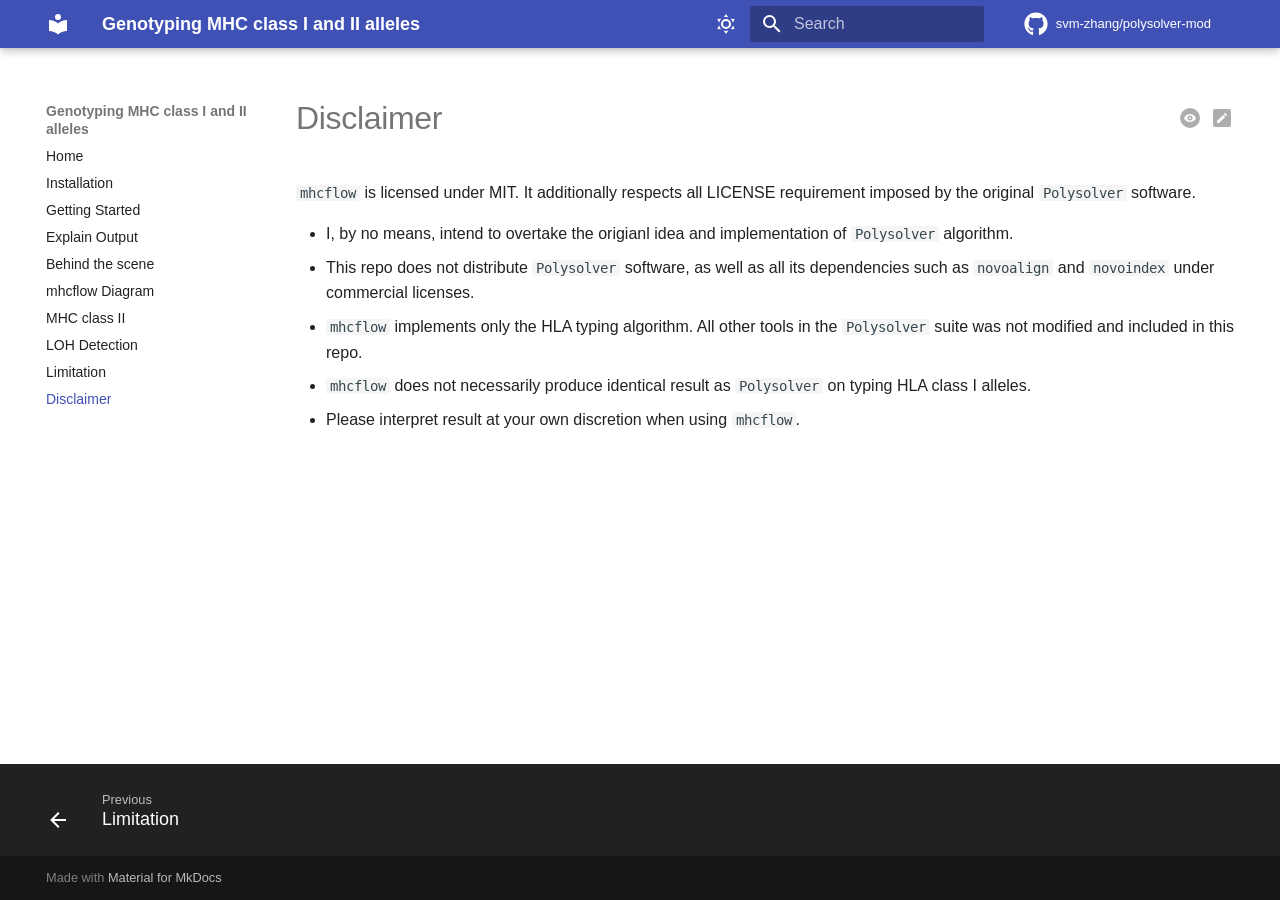
<file: disclaimer/index.html>
<!doctype html>
<html lang="en" class="no-js">
  <head>
    
      <meta charset="utf-8">
      <meta name="viewport" content="width=device-width,initial-scale=1">
      
      
      
      
        <link rel="prev" href="../limitation/">
      
      
      
      <link rel="icon" href="../assets/images/favicon.png">
      <meta name="generator" content="mkdocs-1.6.1, mkdocs-material-9.6.14">
    
    
      
        <title>Disclaimer - Genotyping MHC class I and II alleles</title>
      
    
    
      <link rel="stylesheet" href="../assets/stylesheets/main.342714a4.min.css">
      
        
        <link rel="stylesheet" href="../assets/stylesheets/palette.06af60db.min.css">
      
      


    
    
      
    
    
      
    
    
      <link rel="stylesheet" href="../stylesheets/extra.css">
    
    <script>__md_scope=new URL("..",location),__md_hash=e=>[...e].reduce(((e,_)=>(e<<5)-e+_.charCodeAt(0)),0),__md_get=(e,_=localStorage,t=__md_scope)=>JSON.parse(_.getItem(t.pathname+"."+e)),__md_set=(e,_,t=localStorage,a=__md_scope)=>{try{t.setItem(a.pathname+"."+e,JSON.stringify(_))}catch(e){}}</script>
    
      

    
    
    
  </head>
  
  
    
    
      
    
    
    
    
    <body dir="ltr" data-md-color-scheme="default" data-md-color-primary="indigo" data-md-color-accent="indigo">
  
    
    <input class="md-toggle" data-md-toggle="drawer" type="checkbox" id="__drawer" autocomplete="off">
    <input class="md-toggle" data-md-toggle="search" type="checkbox" id="__search" autocomplete="off">
    <label class="md-overlay" for="__drawer"></label>
    <div data-md-component="skip">
      
    </div>
    <div data-md-component="announce">
      
    </div>
    
    
      

  

<header class="md-header md-header--shadow" data-md-component="header">
  <nav class="md-header__inner md-grid" aria-label="Header">
    <a href=".." title="Genotyping MHC class I and II alleles" class="md-header__button md-logo" aria-label="Genotyping MHC class I and II alleles" data-md-component="logo">
      
  
  <svg xmlns="http://www.w3.org/2000/svg" viewBox="0 0 24 24"><path d="M12 8a3 3 0 0 0 3-3 3 3 0 0 0-3-3 3 3 0 0 0-3 3 3 3 0 0 0 3 3m0 3.54C9.64 9.35 6.5 8 3 8v11c3.5 0 6.64 1.35 9 3.54 2.36-2.19 5.5-3.54 9-3.54V8c-3.5 0-6.64 1.35-9 3.54"/></svg>

    </a>
    <label class="md-header__button md-icon" for="__drawer">
      
      <svg xmlns="http://www.w3.org/2000/svg" viewBox="0 0 24 24"><path d="M3 6h18v2H3zm0 5h18v2H3zm0 5h18v2H3z"/></svg>
    </label>
    <div class="md-header__title" data-md-component="header-title">
      <div class="md-header__ellipsis">
        <div class="md-header__topic">
          <span class="md-ellipsis">
            Genotyping MHC class I and II alleles
          </span>
        </div>
        <div class="md-header__topic" data-md-component="header-topic">
          <span class="md-ellipsis">
            
              Disclaimer
            
          </span>
        </div>
      </div>
    </div>
    
      
        <form class="md-header__option" data-md-component="palette">
  
    
    
    
    <input class="md-option" data-md-color-media="(prefers-color-scheme: light)" data-md-color-scheme="default" data-md-color-primary="indigo" data-md-color-accent="indigo"  aria-label="Switch to dark mode"  type="radio" name="__palette" id="__palette_0">
    
      <label class="md-header__button md-icon" title="Switch to dark mode" for="__palette_1" hidden>
        <svg xmlns="http://www.w3.org/2000/svg" viewBox="0 0 24 24"><path d="M12 7a5 5 0 0 1 5 5 5 5 0 0 1-5 5 5 5 0 0 1-5-5 5 5 0 0 1 5-5m0 2a3 3 0 0 0-3 3 3 3 0 0 0 3 3 3 3 0 0 0 3-3 3 3 0 0 0-3-3m0-7 2.39 3.42C13.65 5.15 12.84 5 12 5s-1.65.15-2.39.42zM3.34 7l4.16-.35A7.2 7.2 0 0 0 5.94 8.5c-.44.74-.69 1.5-.83 2.29zm.02 10 1.76-3.77a7.131 7.131 0 0 0 2.38 4.14zM20.65 7l-1.77 3.79a7.02 7.02 0 0 0-2.38-4.15zm-.01 10-4.14.36c.59-.51 1.12-1.14 1.54-1.86.42-.73.69-1.5.83-2.29zM12 22l-2.41-3.44c.74.27 1.55.44 2.41.44.82 0 1.63-.17 2.37-.44z"/></svg>
      </label>
    
  
    
    
    
    <input class="md-option" data-md-color-media="(prefers-color-scheme: dark)" data-md-color-scheme="slate" data-md-color-primary="indigo" data-md-color-accent="indigo"  aria-label="Switch to system preference"  type="radio" name="__palette" id="__palette_1">
    
      <label class="md-header__button md-icon" title="Switch to system preference" for="__palette_0" hidden>
        <svg xmlns="http://www.w3.org/2000/svg" viewBox="0 0 24 24"><path d="m17.75 4.09-2.53 1.94.91 3.06-2.63-1.81-2.63 1.81.91-3.06-2.53-1.94L12.44 4l1.06-3 1.06 3zm3.5 6.91-1.64 1.25.59 1.98-1.7-1.17-1.7 1.17.59-1.98L15.75 11l2.06-.05L18.5 9l.69 1.95zm-2.28 4.95c.83-.08 1.72 1.1 1.19 1.85-.32.45-.66.87-1.08 1.27C15.17 23 8.84 23 4.94 19.07c-3.91-3.9-3.91-10.24 0-14.14.4-.4.82-.76 1.27-1.08.75-.53 1.93.36 1.85 1.19-.27 2.86.69 5.83 2.89 8.02a9.96 9.96 0 0 0 8.02 2.89m-1.64 2.02a12.08 12.08 0 0 1-7.8-3.47c-2.17-2.19-3.33-5-3.49-7.82-2.81 3.14-2.7 7.96.31 10.98 3.02 3.01 7.84 3.12 10.98.31"/></svg>
      </label>
    
  
</form>
      
    
    
      <script>var palette=__md_get("__palette");if(palette&&palette.color){if("(prefers-color-scheme)"===palette.color.media){var media=matchMedia("(prefers-color-scheme: light)"),input=document.querySelector(media.matches?"[data-md-color-media='(prefers-color-scheme: light)']":"[data-md-color-media='(prefers-color-scheme: dark)']");palette.color.media=input.getAttribute("data-md-color-media"),palette.color.scheme=input.getAttribute("data-md-color-scheme"),palette.color.primary=input.getAttribute("data-md-color-primary"),palette.color.accent=input.getAttribute("data-md-color-accent")}for(var[key,value]of Object.entries(palette.color))document.body.setAttribute("data-md-color-"+key,value)}</script>
    
    
    
      
      
        <label class="md-header__button md-icon" for="__search">
          
          <svg xmlns="http://www.w3.org/2000/svg" viewBox="0 0 24 24"><path d="M9.5 3A6.5 6.5 0 0 1 16 9.5c0 1.61-.59 3.09-1.56 4.23l.27.27h.79l5 5-1.5 1.5-5-5v-.79l-.27-.27A6.52 6.52 0 0 1 9.5 16 6.5 6.5 0 0 1 3 9.5 6.5 6.5 0 0 1 9.5 3m0 2C7 5 5 7 5 9.5S7 14 9.5 14 14 12 14 9.5 12 5 9.5 5"/></svg>
        </label>
        <div class="md-search" data-md-component="search" role="dialog">
  <label class="md-search__overlay" for="__search"></label>
  <div class="md-search__inner" role="search">
    <form class="md-search__form" name="search">
      <input type="text" class="md-search__input" name="query" aria-label="Search" placeholder="Search" autocapitalize="off" autocorrect="off" autocomplete="off" spellcheck="false" data-md-component="search-query" required>
      <label class="md-search__icon md-icon" for="__search">
        
        <svg xmlns="http://www.w3.org/2000/svg" viewBox="0 0 24 24"><path d="M9.5 3A6.5 6.5 0 0 1 16 9.5c0 1.61-.59 3.09-1.56 4.23l.27.27h.79l5 5-1.5 1.5-5-5v-.79l-.27-.27A6.52 6.52 0 0 1 9.5 16 6.5 6.5 0 0 1 3 9.5 6.5 6.5 0 0 1 9.5 3m0 2C7 5 5 7 5 9.5S7 14 9.5 14 14 12 14 9.5 12 5 9.5 5"/></svg>
        
        <svg xmlns="http://www.w3.org/2000/svg" viewBox="0 0 24 24"><path d="M20 11v2H8l5.5 5.5-1.42 1.42L4.16 12l7.92-7.92L13.5 5.5 8 11z"/></svg>
      </label>
      <nav class="md-search__options" aria-label="Search">
        
        <button type="reset" class="md-search__icon md-icon" title="Clear" aria-label="Clear" tabindex="-1">
          
          <svg xmlns="http://www.w3.org/2000/svg" viewBox="0 0 24 24"><path d="M19 6.41 17.59 5 12 10.59 6.41 5 5 6.41 10.59 12 5 17.59 6.41 19 12 13.41 17.59 19 19 17.59 13.41 12z"/></svg>
        </button>
      </nav>
      
        <div class="md-search__suggest" data-md-component="search-suggest"></div>
      
    </form>
    <div class="md-search__output">
      <div class="md-search__scrollwrap" tabindex="0" data-md-scrollfix>
        <div class="md-search-result" data-md-component="search-result">
          <div class="md-search-result__meta">
            Initializing search
          </div>
          <ol class="md-search-result__list" role="presentation"></ol>
        </div>
      </div>
    </div>
  </div>
</div>
      
    
    
      <div class="md-header__source">
        <a href="https://github.com/svm-zhang/polysolver-mod" title="Go to repository" class="md-source" data-md-component="source">
  <div class="md-source__icon md-icon">
    
    <svg xmlns="http://www.w3.org/2000/svg" viewBox="0 0 496 512"><!--! Font Awesome Free 6.7.2 by @fontawesome - https://fontawesome.com License - https://fontawesome.com/license/free (Icons: CC BY 4.0, Fonts: SIL OFL 1.1, Code: MIT License) Copyright 2024 Fonticons, Inc.--><path d="M165.9 397.4c0 2-2.3 3.6-5.2 3.6-3.3.3-5.6-1.3-5.6-3.6 0-2 2.3-3.6 5.2-3.6 3-.3 5.6 1.3 5.6 3.6m-31.1-4.5c-.7 2 1.3 4.3 4.3 4.9 2.6 1 5.6 0 6.2-2s-1.3-4.3-4.3-5.2c-2.6-.7-5.5.3-6.2 2.3m44.2-1.7c-2.9.7-4.9 2.6-4.6 4.9.3 2 2.9 3.3 5.9 2.6 2.9-.7 4.9-2.6 4.6-4.6-.3-1.9-3-3.2-5.9-2.9M244.8 8C106.1 8 0 113.3 0 252c0 110.9 69.8 205.8 169.5 239.2 12.8 2.3 17.3-5.6 17.3-12.1 0-6.2-.3-40.4-.3-61.4 0 0-70 15-84.7-29.8 0 0-11.4-29.1-27.8-36.6 0 0-22.9-15.7 1.6-15.4 0 0 24.9 2 38.6 25.8 21.9 38.6 58.6 27.5 72.9 20.9 2.3-16 8.8-27.1 16-33.7-55.9-6.2-112.3-14.3-112.3-110.5 0-27.5 7.6-41.3 23.6-58.9-2.6-6.5-11.1-33.3 2.6-67.9 20.9-6.5 69 27 69 27 20-5.6 41.5-8.5 62.8-8.5s42.8 2.9 62.8 8.5c0 0 48.1-33.6 69-27 13.7 34.7 5.2 61.4 2.6 67.9 16 17.7 25.8 31.5 25.8 58.9 0 96.5-58.9 104.2-114.8 110.5 9.2 7.9 17 22.9 17 46.4 0 33.7-.3 75.4-.3 83.6 0 6.5 4.6 14.4 17.3 12.1C428.2 457.8 496 362.9 496 252 496 113.3 383.5 8 244.8 8M97.2 352.9c-1.3 1-1 3.3.7 5.2 1.6 1.6 3.9 2.3 5.2 1 1.3-1 1-3.3-.7-5.2-1.6-1.6-3.9-2.3-5.2-1m-10.8-8.1c-.7 1.3.3 2.9 2.3 3.9 1.6 1 3.6.7 4.3-.7.7-1.3-.3-2.9-2.3-3.9-2-.6-3.6-.3-4.3.7m32.4 35.6c-1.6 1.3-1 4.3 1.3 6.2 2.3 2.3 5.2 2.6 6.5 1 1.3-1.3.7-4.3-1.3-6.2-2.2-2.3-5.2-2.6-6.5-1m-11.4-14.7c-1.6 1-1.6 3.6 0 5.9s4.3 3.3 5.6 2.3c1.6-1.3 1.6-3.9 0-6.2-1.4-2.3-4-3.3-5.6-2"/></svg>
  </div>
  <div class="md-source__repository">
    svm-zhang/polysolver-mod
  </div>
</a>
      </div>
    
  </nav>
  
</header>
    
    <div class="md-container" data-md-component="container">
      
      
        
          
        
      
      <main class="md-main" data-md-component="main">
        <div class="md-main__inner md-grid">
          
            
              
              <div class="md-sidebar md-sidebar--primary" data-md-component="sidebar" data-md-type="navigation" >
                <div class="md-sidebar__scrollwrap">
                  <div class="md-sidebar__inner">
                    



  

<nav class="md-nav md-nav--primary md-nav--integrated" aria-label="Navigation" data-md-level="0">
  <label class="md-nav__title" for="__drawer">
    <a href=".." title="Genotyping MHC class I and II alleles" class="md-nav__button md-logo" aria-label="Genotyping MHC class I and II alleles" data-md-component="logo">
      
  
  <svg xmlns="http://www.w3.org/2000/svg" viewBox="0 0 24 24"><path d="M12 8a3 3 0 0 0 3-3 3 3 0 0 0-3-3 3 3 0 0 0-3 3 3 3 0 0 0 3 3m0 3.54C9.64 9.35 6.5 8 3 8v11c3.5 0 6.64 1.35 9 3.54 2.36-2.19 5.5-3.54 9-3.54V8c-3.5 0-6.64 1.35-9 3.54"/></svg>

    </a>
    Genotyping MHC class I and II alleles
  </label>
  
    <div class="md-nav__source">
      <a href="https://github.com/svm-zhang/polysolver-mod" title="Go to repository" class="md-source" data-md-component="source">
  <div class="md-source__icon md-icon">
    
    <svg xmlns="http://www.w3.org/2000/svg" viewBox="0 0 496 512"><!--! Font Awesome Free 6.7.2 by @fontawesome - https://fontawesome.com License - https://fontawesome.com/license/free (Icons: CC BY 4.0, Fonts: SIL OFL 1.1, Code: MIT License) Copyright 2024 Fonticons, Inc.--><path d="M165.9 397.4c0 2-2.3 3.6-5.2 3.6-3.3.3-5.6-1.3-5.6-3.6 0-2 2.3-3.6 5.2-3.6 3-.3 5.6 1.3 5.6 3.6m-31.1-4.5c-.7 2 1.3 4.3 4.3 4.9 2.6 1 5.6 0 6.2-2s-1.3-4.3-4.3-5.2c-2.6-.7-5.5.3-6.2 2.3m44.2-1.7c-2.9.7-4.9 2.6-4.6 4.9.3 2 2.9 3.3 5.9 2.6 2.9-.7 4.9-2.6 4.6-4.6-.3-1.9-3-3.2-5.9-2.9M244.8 8C106.1 8 0 113.3 0 252c0 110.9 69.8 205.8 169.5 239.2 12.8 2.3 17.3-5.6 17.3-12.1 0-6.2-.3-40.4-.3-61.4 0 0-70 15-84.7-29.8 0 0-11.4-29.1-27.8-36.6 0 0-22.9-15.7 1.6-15.4 0 0 24.9 2 38.6 25.8 21.9 38.6 58.6 27.5 72.9 20.9 2.3-16 8.8-27.1 16-33.7-55.9-6.2-112.3-14.3-112.3-110.5 0-27.5 7.6-41.3 23.6-58.9-2.6-6.5-11.1-33.3 2.6-67.9 20.9-6.5 69 27 69 27 20-5.6 41.5-8.5 62.8-8.5s42.8 2.9 62.8 8.5c0 0 48.1-33.6 69-27 13.7 34.7 5.2 61.4 2.6 67.9 16 17.7 25.8 31.5 25.8 58.9 0 96.5-58.9 104.2-114.8 110.5 9.2 7.9 17 22.9 17 46.4 0 33.7-.3 75.4-.3 83.6 0 6.5 4.6 14.4 17.3 12.1C428.2 457.8 496 362.9 496 252 496 113.3 383.5 8 244.8 8M97.2 352.9c-1.3 1-1 3.3.7 5.2 1.6 1.6 3.9 2.3 5.2 1 1.3-1 1-3.3-.7-5.2-1.6-1.6-3.9-2.3-5.2-1m-10.8-8.1c-.7 1.3.3 2.9 2.3 3.9 1.6 1 3.6.7 4.3-.7.7-1.3-.3-2.9-2.3-3.9-2-.6-3.6-.3-4.3.7m32.4 35.6c-1.6 1.3-1 4.3 1.3 6.2 2.3 2.3 5.2 2.6 6.5 1 1.3-1.3.7-4.3-1.3-6.2-2.2-2.3-5.2-2.6-6.5-1m-11.4-14.7c-1.6 1-1.6 3.6 0 5.9s4.3 3.3 5.6 2.3c1.6-1.3 1.6-3.9 0-6.2-1.4-2.3-4-3.3-5.6-2"/></svg>
  </div>
  <div class="md-source__repository">
    svm-zhang/polysolver-mod
  </div>
</a>
    </div>
  
  <ul class="md-nav__list" data-md-scrollfix>
    
      
      
  
  
  
  
    <li class="md-nav__item">
      <a href=".." class="md-nav__link">
        
  
  
  <span class="md-ellipsis">
    Home
    
  </span>
  

      </a>
    </li>
  

    
      
      
  
  
  
  
    <li class="md-nav__item">
      <a href="../install/" class="md-nav__link">
        
  
  
  <span class="md-ellipsis">
    Installation
    
  </span>
  

      </a>
    </li>
  

    
      
      
  
  
  
  
    <li class="md-nav__item">
      <a href="../getting_start/" class="md-nav__link">
        
  
  
  <span class="md-ellipsis">
    Getting Started
    
  </span>
  

      </a>
    </li>
  

    
      
      
  
  
  
  
    <li class="md-nav__item">
      <a href="../output/" class="md-nav__link">
        
  
  
  <span class="md-ellipsis">
    Explain Output
    
  </span>
  

      </a>
    </li>
  

    
      
      
  
  
  
  
    <li class="md-nav__item">
      <a href="../behind_the_scene/" class="md-nav__link">
        
  
  
  <span class="md-ellipsis">
    Behind the scene
    
  </span>
  

      </a>
    </li>
  

    
      
      
  
  
  
  
    <li class="md-nav__item">
      <a href="../diagram/" class="md-nav__link">
        
  
  
  <span class="md-ellipsis">
    mhcflow Diagram
    
  </span>
  

      </a>
    </li>
  

    
      
      
  
  
  
  
    <li class="md-nav__item">
      <a href="../class_ii/" class="md-nav__link">
        
  
  
  <span class="md-ellipsis">
    MHC class II
    
  </span>
  

      </a>
    </li>
  

    
      
      
  
  
  
  
    <li class="md-nav__item">
      <a href="../loh/" class="md-nav__link">
        
  
  
  <span class="md-ellipsis">
    LOH Detection
    
  </span>
  

      </a>
    </li>
  

    
      
      
  
  
  
  
    <li class="md-nav__item">
      <a href="../limitation/" class="md-nav__link">
        
  
  
  <span class="md-ellipsis">
    Limitation
    
  </span>
  

      </a>
    </li>
  

    
      
      
  
  
    
  
  
  
    <li class="md-nav__item md-nav__item--active">
      
      <input class="md-nav__toggle md-toggle" type="checkbox" id="__toc">
      
      
      
      <a href="./" class="md-nav__link md-nav__link--active">
        
  
  
  <span class="md-ellipsis">
    Disclaimer
    
  </span>
  

      </a>
      
    </li>
  

    
  </ul>
</nav>
                  </div>
                </div>
              </div>
            
            
          
          
            <div class="md-content" data-md-component="content">
              <article class="md-content__inner md-typeset">
                
                  


  
    <a href="https://github.com/svm-zhang/polysolver-mod/edit/main/docs/disclaimer.md" title="Edit this page" class="md-content__button md-icon">
      
      <svg xmlns="http://www.w3.org/2000/svg" viewBox="0 0 24 24"><path d="M19 3a2 2 0 0 1 2 2v14a2 2 0 0 1-2 2H5a2 2 0 0 1-2-2V5a2 2 0 0 1 2-2zm-2.3 6.35c.22-.21.22-.56 0-.77L15.42 7.3a.53.53 0 0 0-.77 0l-1 1 2.05 2.05zM7 14.94V17h2.06l6.06-6.06-2.06-2.06z"/></svg>
    </a>
  
  
    
      
    
    <a href="https://github.com/svm-zhang/polysolver-mod/raw/main/docs/disclaimer.md" title="View source of this page" class="md-content__button md-icon">
      
      <svg xmlns="http://www.w3.org/2000/svg" viewBox="0 0 24 24"><path d="M12 9.5A2.5 2.5 0 0 0 9.5 12a2.5 2.5 0 0 0 2.5 2.5 2.5 2.5 0 0 0 2.5-2.5A2.5 2.5 0 0 0 12 9.5m0 3.5a1 1 0 0 1-1-1 1 1 0 0 1 1-1 1 1 0 0 1 1 1 1 1 0 0 1-1 1m0-3.5A2.5 2.5 0 0 0 9.5 12a2.5 2.5 0 0 0 2.5 2.5 2.5 2.5 0 0 0 2.5-2.5A2.5 2.5 0 0 0 12 9.5m0 3.5a1 1 0 0 1-1-1 1 1 0 0 1 1-1 1 1 0 0 1 1 1 1 1 0 0 1-1 1m0-11A10 10 0 0 0 2 12a10 10 0 0 0 10 10 10 10 0 0 0 10-10A10 10 0 0 0 12 2m0 14c-2.63 0-5-1.57-6-4a6.505 6.505 0 0 1 8.5-3.5A6.52 6.52 0 0 1 18 12c-1 2.43-3.37 4-6 4m0-6.5A2.5 2.5 0 0 0 9.5 12a2.5 2.5 0 0 0 2.5 2.5 2.5 2.5 0 0 0 2.5-2.5A2.5 2.5 0 0 0 12 9.5m0 3.5a1 1 0 0 1-1-1 1 1 0 0 1 1-1 1 1 0 0 1 1 1 1 1 0 0 1-1 1"/></svg>
    </a>
  


  <h1>Disclaimer</h1>

<p><code>mhcflow</code> is licensed under MIT. It additionally respects all LICENSE
requirement imposed by the original <code>Polysolver</code> software.</p>
<ul>
<li>I, by no means, intend to overtake the origianl idea and implementation
  of <code>Polysolver</code> algorithm.</li>
<li>This repo does not distribute <code>Polysolver</code> software, as well as all
  its dependencies such as <code>novoalign</code> and <code>novoindex</code> under commercial licenses.</li>
<li><code>mhcflow</code> implements only the HLA typing algorithm. All other
  tools in the <code>Polysolver</code> suite was not modified and included in this repo.</li>
<li><code>mhcflow</code> does not necessarily produce identical result as
  <code>Polysolver</code> on typing HLA class I alleles.</li>
<li>Please interpret result at your own discretion when using
  <code>mhcflow</code>.</li>
</ul>












                
              </article>
            </div>
          
          
<script>var target=document.getElementById(location.hash.slice(1));target&&target.name&&(target.checked=target.name.startsWith("__tabbed_"))</script>
        </div>
        
          <button type="button" class="md-top md-icon" data-md-component="top" hidden>
  
  <svg xmlns="http://www.w3.org/2000/svg" viewBox="0 0 24 24"><path d="M13 20h-2V8l-5.5 5.5-1.42-1.42L12 4.16l7.92 7.92-1.42 1.42L13 8z"/></svg>
  Back to top
</button>
        
      </main>
      
        <footer class="md-footer">
  
    
      
      <nav class="md-footer__inner md-grid" aria-label="Footer" >
        
          
          <a href="../limitation/" class="md-footer__link md-footer__link--prev" aria-label="Previous: Limitation">
            <div class="md-footer__button md-icon">
              
              <svg xmlns="http://www.w3.org/2000/svg" viewBox="0 0 24 24"><path d="M20 11v2H8l5.5 5.5-1.42 1.42L4.16 12l7.92-7.92L13.5 5.5 8 11z"/></svg>
            </div>
            <div class="md-footer__title">
              <span class="md-footer__direction">
                Previous
              </span>
              <div class="md-ellipsis">
                Limitation
              </div>
            </div>
          </a>
        
        
      </nav>
    
  
  <div class="md-footer-meta md-typeset">
    <div class="md-footer-meta__inner md-grid">
      <div class="md-copyright">
  
  
    Made with
    <a href="https://squidfunk.github.io/mkdocs-material/" target="_blank" rel="noopener">
      Material for MkDocs
    </a>
  
</div>
      
    </div>
  </div>
</footer>
      
    </div>
    <div class="md-dialog" data-md-component="dialog">
      <div class="md-dialog__inner md-typeset"></div>
    </div>
    
    
    
      
      <script id="__config" type="application/json">{"base": "..", "features": ["announce.dismiss", "content.action.edit", "content.action.view", "content.code.annotate", "content.code.copy", "navigation.expand", "navigation.footer", "navigation.path", "navigation.sections", "navigation.top", "navigation.tracking", "search.highlight", "search.suggest", "toc.follow", "toc.integrate"], "search": "../assets/javascripts/workers/search.d50fe291.min.js", "tags": null, "translations": {"clipboard.copied": "Copied to clipboard", "clipboard.copy": "Copy to clipboard", "search.result.more.one": "1 more on this page", "search.result.more.other": "# more on this page", "search.result.none": "No matching documents", "search.result.one": "1 matching document", "search.result.other": "# matching documents", "search.result.placeholder": "Type to start searching", "search.result.term.missing": "Missing", "select.version": "Select version"}, "version": null}</script>
    
    
      <script src="../assets/javascripts/bundle.13a4f30d.min.js"></script>
      
    
  </body>
</html>
</file>
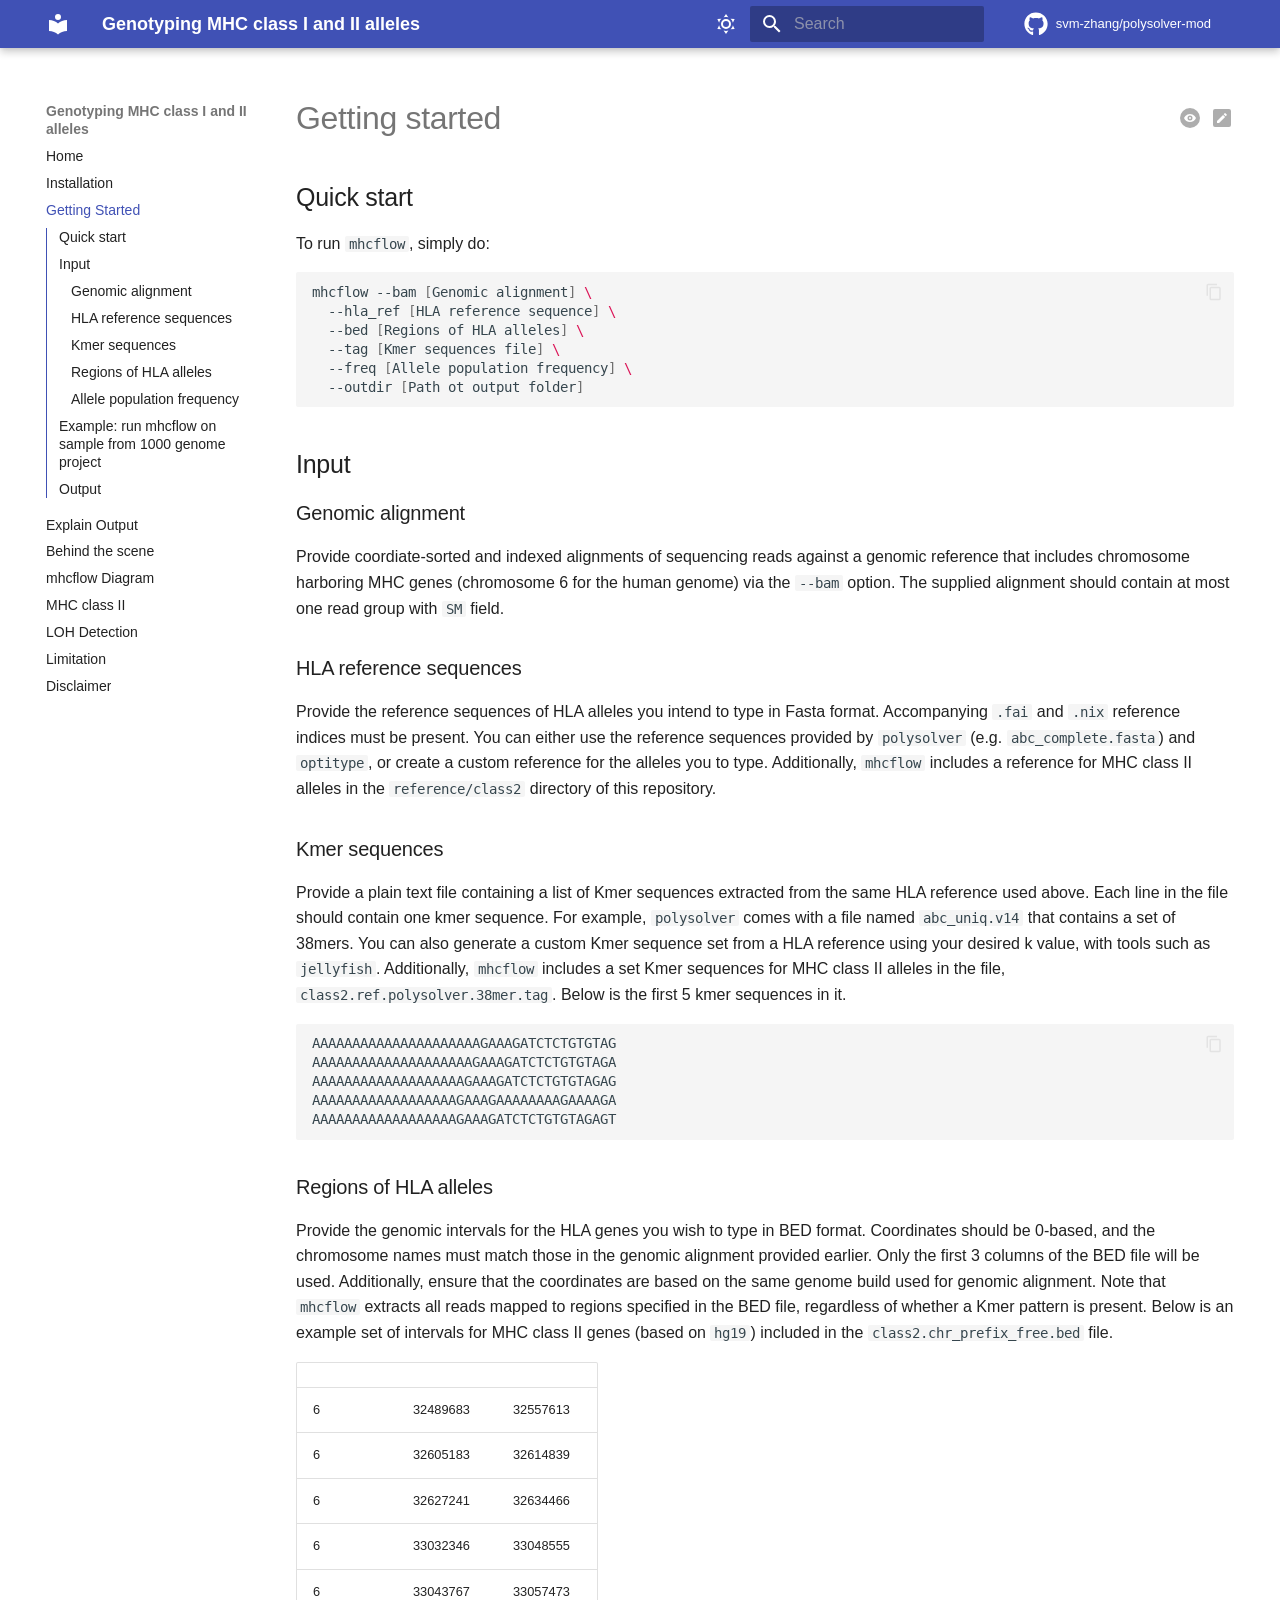
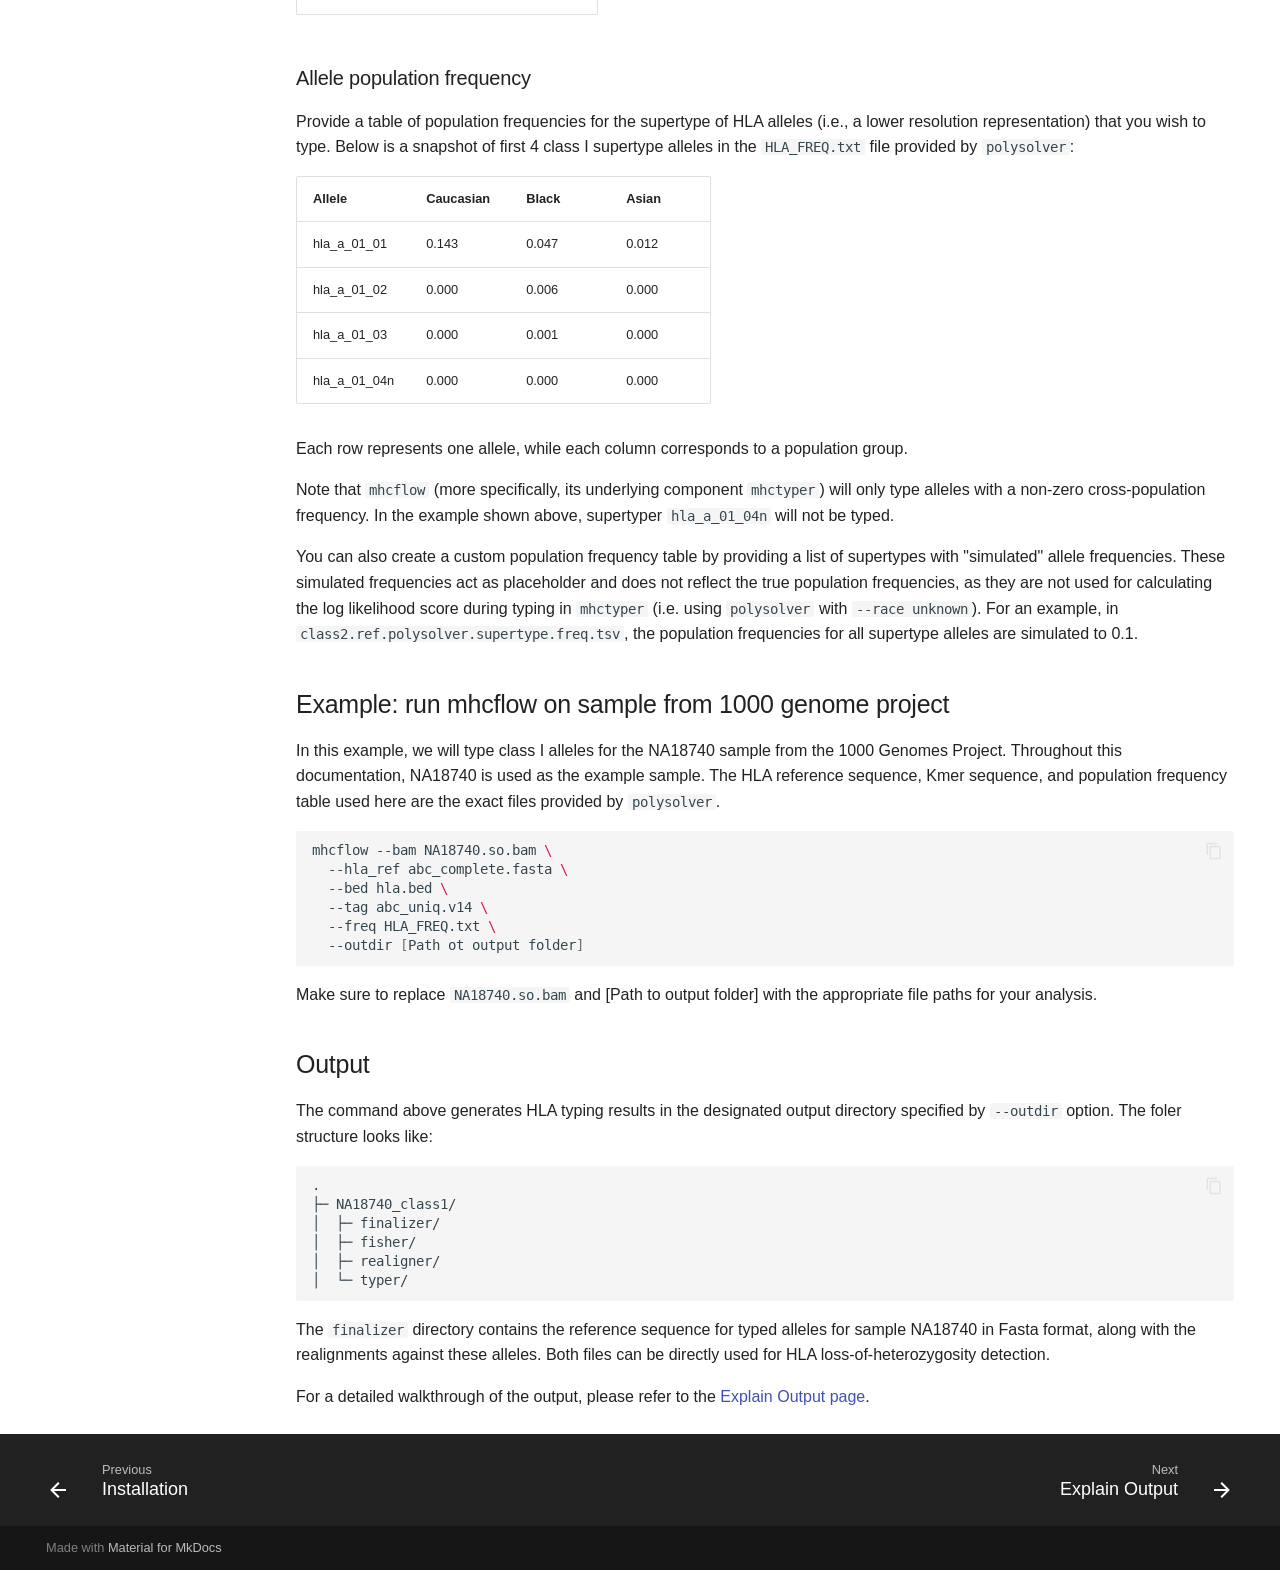
<file: getting_start/index.html>
<!doctype html>
<html lang="en" class="no-js">
  <head>
    
      <meta charset="utf-8">
      <meta name="viewport" content="width=device-width,initial-scale=1">
      
      
      
      
        <link rel="prev" href="../install/">
      
      
        <link rel="next" href="../output/">
      
      
      <link rel="icon" href="../assets/images/favicon.png">
      <meta name="generator" content="mkdocs-1.6.1, mkdocs-material-9.6.14">
    
    
      
        <title>Getting Started - Genotyping MHC class I and II alleles</title>
      
    
    
      <link rel="stylesheet" href="../assets/stylesheets/main.342714a4.min.css">
      
        
        <link rel="stylesheet" href="../assets/stylesheets/palette.06af60db.min.css">
      
      


    
    
      
    
    
      
    
    
      <link rel="stylesheet" href="../stylesheets/extra.css">
    
    <script>__md_scope=new URL("..",location),__md_hash=e=>[...e].reduce(((e,_)=>(e<<5)-e+_.charCodeAt(0)),0),__md_get=(e,_=localStorage,t=__md_scope)=>JSON.parse(_.getItem(t.pathname+"."+e)),__md_set=(e,_,t=localStorage,a=__md_scope)=>{try{t.setItem(a.pathname+"."+e,JSON.stringify(_))}catch(e){}}</script>
    
      

    
    
    
  </head>
  
  
    
    
      
    
    
    
    
    <body dir="ltr" data-md-color-scheme="default" data-md-color-primary="indigo" data-md-color-accent="indigo">
  
    
    <input class="md-toggle" data-md-toggle="drawer" type="checkbox" id="__drawer" autocomplete="off">
    <input class="md-toggle" data-md-toggle="search" type="checkbox" id="__search" autocomplete="off">
    <label class="md-overlay" for="__drawer"></label>
    <div data-md-component="skip">
      
        
        <a href="#getting-started" class="md-skip">
          Skip to content
        </a>
      
    </div>
    <div data-md-component="announce">
      
    </div>
    
    
      

  

<header class="md-header md-header--shadow" data-md-component="header">
  <nav class="md-header__inner md-grid" aria-label="Header">
    <a href=".." title="Genotyping MHC class I and II alleles" class="md-header__button md-logo" aria-label="Genotyping MHC class I and II alleles" data-md-component="logo">
      
  
  <svg xmlns="http://www.w3.org/2000/svg" viewBox="0 0 24 24"><path d="M12 8a3 3 0 0 0 3-3 3 3 0 0 0-3-3 3 3 0 0 0-3 3 3 3 0 0 0 3 3m0 3.54C9.64 9.35 6.5 8 3 8v11c3.5 0 6.64 1.35 9 3.54 2.36-2.19 5.5-3.54 9-3.54V8c-3.5 0-6.64 1.35-9 3.54"/></svg>

    </a>
    <label class="md-header__button md-icon" for="__drawer">
      
      <svg xmlns="http://www.w3.org/2000/svg" viewBox="0 0 24 24"><path d="M3 6h18v2H3zm0 5h18v2H3zm0 5h18v2H3z"/></svg>
    </label>
    <div class="md-header__title" data-md-component="header-title">
      <div class="md-header__ellipsis">
        <div class="md-header__topic">
          <span class="md-ellipsis">
            Genotyping MHC class I and II alleles
          </span>
        </div>
        <div class="md-header__topic" data-md-component="header-topic">
          <span class="md-ellipsis">
            
              Getting Started
            
          </span>
        </div>
      </div>
    </div>
    
      
        <form class="md-header__option" data-md-component="palette">
  
    
    
    
    <input class="md-option" data-md-color-media="(prefers-color-scheme: light)" data-md-color-scheme="default" data-md-color-primary="indigo" data-md-color-accent="indigo"  aria-label="Switch to dark mode"  type="radio" name="__palette" id="__palette_0">
    
      <label class="md-header__button md-icon" title="Switch to dark mode" for="__palette_1" hidden>
        <svg xmlns="http://www.w3.org/2000/svg" viewBox="0 0 24 24"><path d="M12 7a5 5 0 0 1 5 5 5 5 0 0 1-5 5 5 5 0 0 1-5-5 5 5 0 0 1 5-5m0 2a3 3 0 0 0-3 3 3 3 0 0 0 3 3 3 3 0 0 0 3-3 3 3 0 0 0-3-3m0-7 2.39 3.42C13.65 5.15 12.84 5 12 5s-1.65.15-2.39.42zM3.34 7l4.16-.35A7.2 7.2 0 0 0 5.94 8.5c-.44.74-.69 1.5-.83 2.29zm.02 10 1.76-3.77a7.131 7.131 0 0 0 2.38 4.14zM20.65 7l-1.77 3.79a7.02 7.02 0 0 0-2.38-4.15zm-.01 10-4.14.36c.59-.51 1.12-1.14 1.54-1.86.42-.73.69-1.5.83-2.29zM12 22l-2.41-3.44c.74.27 1.55.44 2.41.44.82 0 1.63-.17 2.37-.44z"/></svg>
      </label>
    
  
    
    
    
    <input class="md-option" data-md-color-media="(prefers-color-scheme: dark)" data-md-color-scheme="slate" data-md-color-primary="indigo" data-md-color-accent="indigo"  aria-label="Switch to system preference"  type="radio" name="__palette" id="__palette_1">
    
      <label class="md-header__button md-icon" title="Switch to system preference" for="__palette_0" hidden>
        <svg xmlns="http://www.w3.org/2000/svg" viewBox="0 0 24 24"><path d="m17.75 4.09-2.53 1.94.91 3.06-2.63-1.81-2.63 1.81.91-3.06-2.53-1.94L12.44 4l1.06-3 1.06 3zm3.5 6.91-1.64 1.25.59 1.98-1.7-1.17-1.7 1.17.59-1.98L15.75 11l2.06-.05L18.5 9l.69 1.95zm-2.28 4.95c.83-.08 1.72 1.1 1.19 1.85-.32.45-.66.87-1.08 1.27C15.17 23 8.84 23 4.94 19.07c-3.91-3.9-3.91-10.24 0-14.14.4-.4.82-.76 1.27-1.08.75-.53 1.93.36 1.85 1.19-.27 2.86.69 5.83 2.89 8.02a9.96 9.96 0 0 0 8.02 2.89m-1.64 2.02a12.08 12.08 0 0 1-7.8-3.47c-2.17-2.19-3.33-5-3.49-7.82-2.81 3.14-2.7 7.96.31 10.98 3.02 3.01 7.84 3.12 10.98.31"/></svg>
      </label>
    
  
</form>
      
    
    
      <script>var palette=__md_get("__palette");if(palette&&palette.color){if("(prefers-color-scheme)"===palette.color.media){var media=matchMedia("(prefers-color-scheme: light)"),input=document.querySelector(media.matches?"[data-md-color-media='(prefers-color-scheme: light)']":"[data-md-color-media='(prefers-color-scheme: dark)']");palette.color.media=input.getAttribute("data-md-color-media"),palette.color.scheme=input.getAttribute("data-md-color-scheme"),palette.color.primary=input.getAttribute("data-md-color-primary"),palette.color.accent=input.getAttribute("data-md-color-accent")}for(var[key,value]of Object.entries(palette.color))document.body.setAttribute("data-md-color-"+key,value)}</script>
    
    
    
      
      
        <label class="md-header__button md-icon" for="__search">
          
          <svg xmlns="http://www.w3.org/2000/svg" viewBox="0 0 24 24"><path d="M9.5 3A6.5 6.5 0 0 1 16 9.5c0 1.61-.59 3.09-1.56 4.23l.27.27h.79l5 5-1.5 1.5-5-5v-.79l-.27-.27A6.52 6.52 0 0 1 9.5 16 6.5 6.5 0 0 1 3 9.5 6.5 6.5 0 0 1 9.5 3m0 2C7 5 5 7 5 9.5S7 14 9.5 14 14 12 14 9.5 12 5 9.5 5"/></svg>
        </label>
        <div class="md-search" data-md-component="search" role="dialog">
  <label class="md-search__overlay" for="__search"></label>
  <div class="md-search__inner" role="search">
    <form class="md-search__form" name="search">
      <input type="text" class="md-search__input" name="query" aria-label="Search" placeholder="Search" autocapitalize="off" autocorrect="off" autocomplete="off" spellcheck="false" data-md-component="search-query" required>
      <label class="md-search__icon md-icon" for="__search">
        
        <svg xmlns="http://www.w3.org/2000/svg" viewBox="0 0 24 24"><path d="M9.5 3A6.5 6.5 0 0 1 16 9.5c0 1.61-.59 3.09-1.56 4.23l.27.27h.79l5 5-1.5 1.5-5-5v-.79l-.27-.27A6.52 6.52 0 0 1 9.5 16 6.5 6.5 0 0 1 3 9.5 6.5 6.5 0 0 1 9.5 3m0 2C7 5 5 7 5 9.5S7 14 9.5 14 14 12 14 9.5 12 5 9.5 5"/></svg>
        
        <svg xmlns="http://www.w3.org/2000/svg" viewBox="0 0 24 24"><path d="M20 11v2H8l5.5 5.5-1.42 1.42L4.16 12l7.92-7.92L13.5 5.5 8 11z"/></svg>
      </label>
      <nav class="md-search__options" aria-label="Search">
        
        <button type="reset" class="md-search__icon md-icon" title="Clear" aria-label="Clear" tabindex="-1">
          
          <svg xmlns="http://www.w3.org/2000/svg" viewBox="0 0 24 24"><path d="M19 6.41 17.59 5 12 10.59 6.41 5 5 6.41 10.59 12 5 17.59 6.41 19 12 13.41 17.59 19 19 17.59 13.41 12z"/></svg>
        </button>
      </nav>
      
        <div class="md-search__suggest" data-md-component="search-suggest"></div>
      
    </form>
    <div class="md-search__output">
      <div class="md-search__scrollwrap" tabindex="0" data-md-scrollfix>
        <div class="md-search-result" data-md-component="search-result">
          <div class="md-search-result__meta">
            Initializing search
          </div>
          <ol class="md-search-result__list" role="presentation"></ol>
        </div>
      </div>
    </div>
  </div>
</div>
      
    
    
      <div class="md-header__source">
        <a href="https://github.com/svm-zhang/polysolver-mod" title="Go to repository" class="md-source" data-md-component="source">
  <div class="md-source__icon md-icon">
    
    <svg xmlns="http://www.w3.org/2000/svg" viewBox="0 0 496 512"><!--! Font Awesome Free 6.7.2 by @fontawesome - https://fontawesome.com License - https://fontawesome.com/license/free (Icons: CC BY 4.0, Fonts: SIL OFL 1.1, Code: MIT License) Copyright 2024 Fonticons, Inc.--><path d="M165.9 397.4c0 2-2.3 3.6-5.2 3.6-3.3.3-5.6-1.3-5.6-3.6 0-2 2.3-3.6 5.2-3.6 3-.3 5.6 1.3 5.6 3.6m-31.1-4.5c-.7 2 1.3 4.3 4.3 4.9 2.6 1 5.6 0 6.2-2s-1.3-4.3-4.3-5.2c-2.6-.7-5.5.3-6.2 2.3m44.2-1.7c-2.9.7-4.9 2.6-4.6 4.9.3 2 2.9 3.3 5.9 2.6 2.9-.7 4.9-2.6 4.6-4.6-.3-1.9-3-3.2-5.9-2.9M244.8 8C106.1 8 0 113.3 0 252c0 110.9 69.8 205.8 169.5 239.2 12.8 2.3 17.3-5.6 17.3-12.1 0-6.2-.3-40.4-.3-61.4 0 0-70 15-84.7-29.8 0 0-11.4-29.1-27.8-36.6 0 0-22.9-15.7 1.6-15.4 0 0 24.9 2 38.6 25.8 21.9 38.6 58.6 27.5 72.9 20.9 2.3-16 8.8-27.1 16-33.7-55.9-6.2-112.3-14.3-112.3-110.5 0-27.5 7.6-41.3 23.6-58.9-2.6-6.5-11.1-33.3 2.6-67.9 20.9-6.5 69 27 69 27 20-5.6 41.5-8.5 62.8-8.5s42.8 2.9 62.8 8.5c0 0 48.1-33.6 69-27 13.7 34.7 5.2 61.4 2.6 67.9 16 17.7 25.8 31.5 25.8 58.9 0 96.5-58.9 104.2-114.8 110.5 9.2 7.9 17 22.9 17 46.4 0 33.7-.3 75.4-.3 83.6 0 6.5 4.6 14.4 17.3 12.1C428.2 457.8 496 362.9 496 252 496 113.3 383.5 8 244.8 8M97.2 352.9c-1.3 1-1 3.3.7 5.2 1.6 1.6 3.9 2.3 5.2 1 1.3-1 1-3.3-.7-5.2-1.6-1.6-3.9-2.3-5.2-1m-10.8-8.1c-.7 1.3.3 2.9 2.3 3.9 1.6 1 3.6.7 4.3-.7.7-1.3-.3-2.9-2.3-3.9-2-.6-3.6-.3-4.3.7m32.4 35.6c-1.6 1.3-1 4.3 1.3 6.2 2.3 2.3 5.2 2.6 6.5 1 1.3-1.3.7-4.3-1.3-6.2-2.2-2.3-5.2-2.6-6.5-1m-11.4-14.7c-1.6 1-1.6 3.6 0 5.9s4.3 3.3 5.6 2.3c1.6-1.3 1.6-3.9 0-6.2-1.4-2.3-4-3.3-5.6-2"/></svg>
  </div>
  <div class="md-source__repository">
    svm-zhang/polysolver-mod
  </div>
</a>
      </div>
    
  </nav>
  
</header>
    
    <div class="md-container" data-md-component="container">
      
      
        
          
        
      
      <main class="md-main" data-md-component="main">
        <div class="md-main__inner md-grid">
          
            
              
              <div class="md-sidebar md-sidebar--primary" data-md-component="sidebar" data-md-type="navigation" >
                <div class="md-sidebar__scrollwrap">
                  <div class="md-sidebar__inner">
                    



  

<nav class="md-nav md-nav--primary md-nav--integrated" aria-label="Navigation" data-md-level="0">
  <label class="md-nav__title" for="__drawer">
    <a href=".." title="Genotyping MHC class I and II alleles" class="md-nav__button md-logo" aria-label="Genotyping MHC class I and II alleles" data-md-component="logo">
      
  
  <svg xmlns="http://www.w3.org/2000/svg" viewBox="0 0 24 24"><path d="M12 8a3 3 0 0 0 3-3 3 3 0 0 0-3-3 3 3 0 0 0-3 3 3 3 0 0 0 3 3m0 3.54C9.64 9.35 6.5 8 3 8v11c3.5 0 6.64 1.35 9 3.54 2.36-2.19 5.5-3.54 9-3.54V8c-3.5 0-6.64 1.35-9 3.54"/></svg>

    </a>
    Genotyping MHC class I and II alleles
  </label>
  
    <div class="md-nav__source">
      <a href="https://github.com/svm-zhang/polysolver-mod" title="Go to repository" class="md-source" data-md-component="source">
  <div class="md-source__icon md-icon">
    
    <svg xmlns="http://www.w3.org/2000/svg" viewBox="0 0 496 512"><!--! Font Awesome Free 6.7.2 by @fontawesome - https://fontawesome.com License - https://fontawesome.com/license/free (Icons: CC BY 4.0, Fonts: SIL OFL 1.1, Code: MIT License) Copyright 2024 Fonticons, Inc.--><path d="M165.9 397.4c0 2-2.3 3.6-5.2 3.6-3.3.3-5.6-1.3-5.6-3.6 0-2 2.3-3.6 5.2-3.6 3-.3 5.6 1.3 5.6 3.6m-31.1-4.5c-.7 2 1.3 4.3 4.3 4.9 2.6 1 5.6 0 6.2-2s-1.3-4.3-4.3-5.2c-2.6-.7-5.5.3-6.2 2.3m44.2-1.7c-2.9.7-4.9 2.6-4.6 4.9.3 2 2.9 3.3 5.9 2.6 2.9-.7 4.9-2.6 4.6-4.6-.3-1.9-3-3.2-5.9-2.9M244.8 8C106.1 8 0 113.3 0 252c0 110.9 69.8 205.8 169.5 239.2 12.8 2.3 17.3-5.6 17.3-12.1 0-6.2-.3-40.4-.3-61.4 0 0-70 15-84.7-29.8 0 0-11.4-29.1-27.8-36.6 0 0-22.9-15.7 1.6-15.4 0 0 24.9 2 38.6 25.8 21.9 38.6 58.6 27.5 72.9 20.9 2.3-16 8.8-27.1 16-33.7-55.9-6.2-112.3-14.3-112.3-110.5 0-27.5 7.6-41.3 23.6-58.9-2.6-6.5-11.1-33.3 2.6-67.9 20.9-6.5 69 27 69 27 20-5.6 41.5-8.5 62.8-8.5s42.8 2.9 62.8 8.5c0 0 48.1-33.6 69-27 13.7 34.7 5.2 61.4 2.6 67.9 16 17.7 25.8 31.5 25.8 58.9 0 96.5-58.9 104.2-114.8 110.5 9.2 7.9 17 22.9 17 46.4 0 33.7-.3 75.4-.3 83.6 0 6.5 4.6 14.4 17.3 12.1C428.2 457.8 496 362.9 496 252 496 113.3 383.5 8 244.8 8M97.2 352.9c-1.3 1-1 3.3.7 5.2 1.6 1.6 3.9 2.3 5.2 1 1.3-1 1-3.3-.7-5.2-1.6-1.6-3.9-2.3-5.2-1m-10.8-8.1c-.7 1.3.3 2.9 2.3 3.9 1.6 1 3.6.7 4.3-.7.7-1.3-.3-2.9-2.3-3.9-2-.6-3.6-.3-4.3.7m32.4 35.6c-1.6 1.3-1 4.3 1.3 6.2 2.3 2.3 5.2 2.6 6.5 1 1.3-1.3.7-4.3-1.3-6.2-2.2-2.3-5.2-2.6-6.5-1m-11.4-14.7c-1.6 1-1.6 3.6 0 5.9s4.3 3.3 5.6 2.3c1.6-1.3 1.6-3.9 0-6.2-1.4-2.3-4-3.3-5.6-2"/></svg>
  </div>
  <div class="md-source__repository">
    svm-zhang/polysolver-mod
  </div>
</a>
    </div>
  
  <ul class="md-nav__list" data-md-scrollfix>
    
      
      
  
  
  
  
    <li class="md-nav__item">
      <a href=".." class="md-nav__link">
        
  
  
  <span class="md-ellipsis">
    Home
    
  </span>
  

      </a>
    </li>
  

    
      
      
  
  
  
  
    <li class="md-nav__item">
      <a href="../install/" class="md-nav__link">
        
  
  
  <span class="md-ellipsis">
    Installation
    
  </span>
  

      </a>
    </li>
  

    
      
      
  
  
    
  
  
  
    <li class="md-nav__item md-nav__item--active">
      
      <input class="md-nav__toggle md-toggle" type="checkbox" id="__toc">
      
      
        
      
      
        <label class="md-nav__link md-nav__link--active" for="__toc">
          
  
  
  <span class="md-ellipsis">
    Getting Started
    
  </span>
  

          <span class="md-nav__icon md-icon"></span>
        </label>
      
      <a href="./" class="md-nav__link md-nav__link--active">
        
  
  
  <span class="md-ellipsis">
    Getting Started
    
  </span>
  

      </a>
      
        

<nav class="md-nav md-nav--secondary" aria-label="Table of contents">
  
  
  
    
  
  
    <label class="md-nav__title" for="__toc">
      <span class="md-nav__icon md-icon"></span>
      Table of contents
    </label>
    <ul class="md-nav__list" data-md-component="toc" data-md-scrollfix>
      
        <li class="md-nav__item">
  <a href="#quick-start" class="md-nav__link">
    <span class="md-ellipsis">
      Quick start
    </span>
  </a>
  
</li>
      
        <li class="md-nav__item">
  <a href="#input" class="md-nav__link">
    <span class="md-ellipsis">
      Input
    </span>
  </a>
  
    <nav class="md-nav" aria-label="Input">
      <ul class="md-nav__list">
        
          <li class="md-nav__item">
  <a href="#genomic-alignment" class="md-nav__link">
    <span class="md-ellipsis">
      Genomic alignment
    </span>
  </a>
  
</li>
        
          <li class="md-nav__item">
  <a href="#hla-reference-sequences" class="md-nav__link">
    <span class="md-ellipsis">
      HLA reference sequences
    </span>
  </a>
  
</li>
        
          <li class="md-nav__item">
  <a href="#kmer-sequences" class="md-nav__link">
    <span class="md-ellipsis">
      Kmer sequences
    </span>
  </a>
  
</li>
        
          <li class="md-nav__item">
  <a href="#regions-of-hla-alleles" class="md-nav__link">
    <span class="md-ellipsis">
      Regions of HLA alleles
    </span>
  </a>
  
</li>
        
          <li class="md-nav__item">
  <a href="#allele-population-frequency" class="md-nav__link">
    <span class="md-ellipsis">
      Allele population frequency
    </span>
  </a>
  
</li>
        
      </ul>
    </nav>
  
</li>
      
        <li class="md-nav__item">
  <a href="#example-run-mhcflow-on-sample-from-1000-genome-project" class="md-nav__link">
    <span class="md-ellipsis">
      Example: run mhcflow on sample from 1000 genome project
    </span>
  </a>
  
</li>
      
        <li class="md-nav__item">
  <a href="#output" class="md-nav__link">
    <span class="md-ellipsis">
      Output
    </span>
  </a>
  
</li>
      
    </ul>
  
</nav>
      
    </li>
  

    
      
      
  
  
  
  
    <li class="md-nav__item">
      <a href="../output/" class="md-nav__link">
        
  
  
  <span class="md-ellipsis">
    Explain Output
    
  </span>
  

      </a>
    </li>
  

    
      
      
  
  
  
  
    <li class="md-nav__item">
      <a href="../behind_the_scene/" class="md-nav__link">
        
  
  
  <span class="md-ellipsis">
    Behind the scene
    
  </span>
  

      </a>
    </li>
  

    
      
      
  
  
  
  
    <li class="md-nav__item">
      <a href="../diagram/" class="md-nav__link">
        
  
  
  <span class="md-ellipsis">
    mhcflow Diagram
    
  </span>
  

      </a>
    </li>
  

    
      
      
  
  
  
  
    <li class="md-nav__item">
      <a href="../class_ii/" class="md-nav__link">
        
  
  
  <span class="md-ellipsis">
    MHC class II
    
  </span>
  

      </a>
    </li>
  

    
      
      
  
  
  
  
    <li class="md-nav__item">
      <a href="../loh/" class="md-nav__link">
        
  
  
  <span class="md-ellipsis">
    LOH Detection
    
  </span>
  

      </a>
    </li>
  

    
      
      
  
  
  
  
    <li class="md-nav__item">
      <a href="../limitation/" class="md-nav__link">
        
  
  
  <span class="md-ellipsis">
    Limitation
    
  </span>
  

      </a>
    </li>
  

    
      
      
  
  
  
  
    <li class="md-nav__item">
      <a href="../disclaimer/" class="md-nav__link">
        
  
  
  <span class="md-ellipsis">
    Disclaimer
    
  </span>
  

      </a>
    </li>
  

    
  </ul>
</nav>
                  </div>
                </div>
              </div>
            
            
          
          
            <div class="md-content" data-md-component="content">
              <article class="md-content__inner md-typeset">
                
                  


  
    <a href="https://github.com/svm-zhang/polysolver-mod/edit/main/docs/getting_start.md" title="Edit this page" class="md-content__button md-icon">
      
      <svg xmlns="http://www.w3.org/2000/svg" viewBox="0 0 24 24"><path d="M19 3a2 2 0 0 1 2 2v14a2 2 0 0 1-2 2H5a2 2 0 0 1-2-2V5a2 2 0 0 1 2-2zm-2.3 6.35c.22-.21.22-.56 0-.77L15.42 7.3a.53.53 0 0 0-.77 0l-1 1 2.05 2.05zM7 14.94V17h2.06l6.06-6.06-2.06-2.06z"/></svg>
    </a>
  
  
    
      
    
    <a href="https://github.com/svm-zhang/polysolver-mod/raw/main/docs/getting_start.md" title="View source of this page" class="md-content__button md-icon">
      
      <svg xmlns="http://www.w3.org/2000/svg" viewBox="0 0 24 24"><path d="M12 9.5A2.5 2.5 0 0 0 9.5 12a2.5 2.5 0 0 0 2.5 2.5 2.5 2.5 0 0 0 2.5-2.5A2.5 2.5 0 0 0 12 9.5m0 3.5a1 1 0 0 1-1-1 1 1 0 0 1 1-1 1 1 0 0 1 1 1 1 1 0 0 1-1 1m0-3.5A2.5 2.5 0 0 0 9.5 12a2.5 2.5 0 0 0 2.5 2.5 2.5 2.5 0 0 0 2.5-2.5A2.5 2.5 0 0 0 12 9.5m0 3.5a1 1 0 0 1-1-1 1 1 0 0 1 1-1 1 1 0 0 1 1 1 1 1 0 0 1-1 1m0-11A10 10 0 0 0 2 12a10 10 0 0 0 10 10 10 10 0 0 0 10-10A10 10 0 0 0 12 2m0 14c-2.63 0-5-1.57-6-4a6.505 6.505 0 0 1 8.5-3.5A6.52 6.52 0 0 1 18 12c-1 2.43-3.37 4-6 4m0-6.5A2.5 2.5 0 0 0 9.5 12a2.5 2.5 0 0 0 2.5 2.5 2.5 2.5 0 0 0 2.5-2.5A2.5 2.5 0 0 0 12 9.5m0 3.5a1 1 0 0 1-1-1 1 1 0 0 1 1-1 1 1 0 0 1 1 1 1 1 0 0 1-1 1"/></svg>
    </a>
  


<h1 id="getting-started">Getting started<a class="headerlink" href="#getting-started" title="Permanent link">&para;</a></h1>
<h2 id="quick-start">Quick start<a class="headerlink" href="#quick-start" title="Permanent link">&para;</a></h2>
<p>To run <code>mhcflow</code>, simply do:</p>
<div class="language-bash highlight"><pre><span></span><code><span id="__span-0-1"><a id="__codelineno-0-1" name="__codelineno-0-1" href="#__codelineno-0-1"></a>mhcflow<span class="w"> </span>--bam<span class="w"> </span><span class="o">[</span>Genomic<span class="w"> </span>alignment<span class="o">]</span><span class="w"> </span><span class="se">\</span>
</span><span id="__span-0-2"><a id="__codelineno-0-2" name="__codelineno-0-2" href="#__codelineno-0-2"></a><span class="w">  </span>--hla_ref<span class="w"> </span><span class="o">[</span>HLA<span class="w"> </span>reference<span class="w"> </span>sequence<span class="o">]</span><span class="w"> </span><span class="se">\</span>
</span><span id="__span-0-3"><a id="__codelineno-0-3" name="__codelineno-0-3" href="#__codelineno-0-3"></a><span class="w">  </span>--bed<span class="w"> </span><span class="o">[</span>Regions<span class="w"> </span>of<span class="w"> </span>HLA<span class="w"> </span>alleles<span class="o">]</span><span class="w"> </span><span class="se">\</span>
</span><span id="__span-0-4"><a id="__codelineno-0-4" name="__codelineno-0-4" href="#__codelineno-0-4"></a><span class="w">  </span>--tag<span class="w"> </span><span class="o">[</span>Kmer<span class="w"> </span>sequences<span class="w"> </span>file<span class="o">]</span><span class="w"> </span><span class="se">\</span>
</span><span id="__span-0-5"><a id="__codelineno-0-5" name="__codelineno-0-5" href="#__codelineno-0-5"></a><span class="w">  </span>--freq<span class="w"> </span><span class="o">[</span>Allele<span class="w"> </span>population<span class="w"> </span>frequency<span class="o">]</span><span class="w"> </span><span class="se">\</span>
</span><span id="__span-0-6"><a id="__codelineno-0-6" name="__codelineno-0-6" href="#__codelineno-0-6"></a><span class="w">  </span>--outdir<span class="w"> </span><span class="o">[</span>Path<span class="w"> </span>ot<span class="w"> </span>output<span class="w"> </span>folder<span class="o">]</span>
</span></code></pre></div>
<h2 id="input">Input<a class="headerlink" href="#input" title="Permanent link">&para;</a></h2>
<h3 id="genomic-alignment">Genomic alignment<a class="headerlink" href="#genomic-alignment" title="Permanent link">&para;</a></h3>
<p>Provide coordiate-sorted and indexed alignments of sequencing reads against
a genomic reference that includes chromosome harboring MHC genes
(chromosome 6 for the human genome) via the <code>--bam</code> option.
The supplied alignment should contain at most one read group with <code>SM</code> field.</p>
<h3 id="hla-reference-sequences">HLA reference sequences<a class="headerlink" href="#hla-reference-sequences" title="Permanent link">&para;</a></h3>
<p>Provide the reference sequences of HLA alleles you intend to type in Fasta
format. Accompanying <code>.fai</code> and <code>.nix</code> reference indices  must be
present. You can either use the reference sequences provided by <code>polysolver</code>
(e.g. <code>abc_complete.fasta</code>) and <code>optitype</code>, or create a custom reference for
the alleles you to type. Additionally, <code>mhcflow</code> includes a reference for
MHC class II alleles in the <code>reference/class2</code> directory of this repository.</p>
<h3 id="kmer-sequences">Kmer sequences<a class="headerlink" href="#kmer-sequences" title="Permanent link">&para;</a></h3>
<p>Provide a plain text file containing a list of Kmer sequences extracted
from the same HLA reference used above. Each line in the file should contain
one kmer sequence. For example, <code>polysolver</code> comes with a file named
<code>abc_uniq.v14</code> that contains a set of 38mers. You can also generate a custom
Kmer sequence set from a HLA reference using your desired k value, with tools
such as <code>jellyfish</code>. Additionally, <code>mhcflow</code> includes a set Kmer sequences for
MHC class II alleles in the file, <code>class2.ref.polysolver.38mer.tag</code>.
Below is the first 5 kmer sequences in it.</p>
<div class="language-text highlight"><pre><span></span><code><span id="__span-1-1"><a id="__codelineno-1-1" name="__codelineno-1-1" href="#__codelineno-1-1"></a>AAAAAAAAAAAAAAAAAAAAAGAAAGATCTCTGTGTAG
</span><span id="__span-1-2"><a id="__codelineno-1-2" name="__codelineno-1-2" href="#__codelineno-1-2"></a>AAAAAAAAAAAAAAAAAAAAGAAAGATCTCTGTGTAGA
</span><span id="__span-1-3"><a id="__codelineno-1-3" name="__codelineno-1-3" href="#__codelineno-1-3"></a>AAAAAAAAAAAAAAAAAAAGAAAGATCTCTGTGTAGAG
</span><span id="__span-1-4"><a id="__codelineno-1-4" name="__codelineno-1-4" href="#__codelineno-1-4"></a>AAAAAAAAAAAAAAAAAAGAAAGAAAAAAAAGAAAAGA
</span><span id="__span-1-5"><a id="__codelineno-1-5" name="__codelineno-1-5" href="#__codelineno-1-5"></a>AAAAAAAAAAAAAAAAAAGAAAGATCTCTGTGTAGAGT
</span></code></pre></div>
<h3 id="regions-of-hla-alleles">Regions of HLA alleles<a class="headerlink" href="#regions-of-hla-alleles" title="Permanent link">&para;</a></h3>
<p>Provide the genomic intervals for the HLA genes you wish to type in BED format.
Coordinates should be 0-based, and the chromosome names must match those
in the genomic alignment provided earlier. Only the first 3 columns of the BED
file will be used. Additionally, ensure that the coordinates are based on the
same genome build used for genomic alignment. Note that <code>mhcflow</code> extracts all reads
mapped to regions specified in the BED file, regardless of whether a Kmer
pattern is present. Below is an example set of intervals for MHC class II genes
(based on <code>hg19</code>) included in the <code>class2.chr_prefix_free.bed</code> file.</p>
<table>
<thead>
<tr>
<th style="text-align: left;"></th>
<th style="text-align: left;"></th>
<th style="text-align: left;"></th>
</tr>
</thead>
<tbody>
<tr>
<td style="text-align: left;">6</td>
<td style="text-align: left;">32489683</td>
<td style="text-align: left;">32557613</td>
</tr>
<tr>
<td style="text-align: left;">6</td>
<td style="text-align: left;">32605183</td>
<td style="text-align: left;">32614839</td>
</tr>
<tr>
<td style="text-align: left;">6</td>
<td style="text-align: left;">32627241</td>
<td style="text-align: left;">32634466</td>
</tr>
<tr>
<td style="text-align: left;">6</td>
<td style="text-align: left;">33032346</td>
<td style="text-align: left;">33048555</td>
</tr>
<tr>
<td style="text-align: left;">6</td>
<td style="text-align: left;">33043767</td>
<td style="text-align: left;">33057473</td>
</tr>
</tbody>
</table>
<h3 id="allele-population-frequency">Allele population frequency<a class="headerlink" href="#allele-population-frequency" title="Permanent link">&para;</a></h3>
<p>Provide a table of population frequencies for the supertype of HLA alleles
(i.e., a lower resolution representation) that you wish to type. Below
is a snapshot of first 4 class I supertype alleles in the <code>HLA_FREQ.txt</code> file
provided by <code>polysolver</code>:</p>
<table>
<thead>
<tr>
<th style="text-align: left;">Allele</th>
<th style="text-align: left;">Caucasian</th>
<th style="text-align: left;">Black</th>
<th style="text-align: left;">Asian</th>
</tr>
</thead>
<tbody>
<tr>
<td style="text-align: left;">hla_a_01_01</td>
<td style="text-align: left;">0.143</td>
<td style="text-align: left;">0.047</td>
<td style="text-align: left;">0.012</td>
</tr>
<tr>
<td style="text-align: left;">hla_a_01_02</td>
<td style="text-align: left;">0.000</td>
<td style="text-align: left;">0.006</td>
<td style="text-align: left;">0.000</td>
</tr>
<tr>
<td style="text-align: left;">hla_a_01_03</td>
<td style="text-align: left;">0.000</td>
<td style="text-align: left;">0.001</td>
<td style="text-align: left;">0.000</td>
</tr>
<tr>
<td style="text-align: left;">hla_a_01_04n</td>
<td style="text-align: left;">0.000</td>
<td style="text-align: left;">0.000</td>
<td style="text-align: left;">0.000</td>
</tr>
</tbody>
</table>
<p>Each row represents one allele, while each column corresponds to a population
group.</p>
<p>Note that <code>mhcflow</code> (more specifically, its underlying component <code>mhctyper</code>)
will only type alleles with a non-zero cross-population frequency. In the
example shown above, supertyper <code>hla_a_01_04n</code> will not be typed.</p>
<p>You can also create a custom population frequency table by providing a list of
supertypes with "simulated" allele frequencies. These simulated frequencies act
as placeholder and does not reflect the true population frequencies, as they
are not used for calculating the log likelihood score during typing
in <code>mhctyper</code> (i.e. using <code>polysolver</code> with <code>--race unknown</code>).
For an example, in <code>class2.ref.polysolver.supertype.freq.tsv</code>,
the population frequencies for all supertype alleles are simulated to 0.1.</p>
<h2 id="example-run-mhcflow-on-sample-from-1000-genome-project">Example: run mhcflow on sample from 1000 genome project<a class="headerlink" href="#example-run-mhcflow-on-sample-from-1000-genome-project" title="Permanent link">&para;</a></h2>
<p>In this example, we will type class I alleles for the NA18740 sample from the
1000 Genomes Project. Throughout this documentation, NA18740 is used as the
example sample. The HLA reference sequence, Kmer sequence, and population
frequency table used here are the exact files provided by <code>polysolver</code>.</p>
<div class="language-bash highlight"><pre><span></span><code><span id="__span-2-1"><a id="__codelineno-2-1" name="__codelineno-2-1" href="#__codelineno-2-1"></a>mhcflow<span class="w"> </span>--bam<span class="w"> </span>NA18740.so.bam<span class="w"> </span><span class="se">\</span>
</span><span id="__span-2-2"><a id="__codelineno-2-2" name="__codelineno-2-2" href="#__codelineno-2-2"></a><span class="w">  </span>--hla_ref<span class="w"> </span>abc_complete.fasta<span class="w"> </span><span class="se">\</span>
</span><span id="__span-2-3"><a id="__codelineno-2-3" name="__codelineno-2-3" href="#__codelineno-2-3"></a><span class="w">  </span>--bed<span class="w"> </span>hla.bed<span class="w"> </span><span class="se">\</span>
</span><span id="__span-2-4"><a id="__codelineno-2-4" name="__codelineno-2-4" href="#__codelineno-2-4"></a><span class="w">  </span>--tag<span class="w"> </span>abc_uniq.v14<span class="w"> </span><span class="se">\</span>
</span><span id="__span-2-5"><a id="__codelineno-2-5" name="__codelineno-2-5" href="#__codelineno-2-5"></a><span class="w">  </span>--freq<span class="w"> </span>HLA_FREQ.txt<span class="w"> </span><span class="se">\</span>
</span><span id="__span-2-6"><a id="__codelineno-2-6" name="__codelineno-2-6" href="#__codelineno-2-6"></a><span class="w">  </span>--outdir<span class="w"> </span><span class="o">[</span>Path<span class="w"> </span>ot<span class="w"> </span>output<span class="w"> </span>folder<span class="o">]</span>
</span></code></pre></div>
<p>Make sure to replace <code>NA18740.so.bam</code> and [Path to output folder] with the
appropriate file paths for your analysis.</p>
<h2 id="output">Output<a class="headerlink" href="#output" title="Permanent link">&para;</a></h2>
<p>The command above generates HLA typing results in the designated output
directory specified by <code>--outdir</code> option. The foler structure looks like:</p>
<div class="language-sh highlight"><pre><span></span><code><span id="__span-3-1"><a id="__codelineno-3-1" name="__codelineno-3-1" href="#__codelineno-3-1"></a>.
</span><span id="__span-3-2"><a id="__codelineno-3-2" name="__codelineno-3-2" href="#__codelineno-3-2"></a>├─<span class="w"> </span>NA18740_class1/
</span><span id="__span-3-3"><a id="__codelineno-3-3" name="__codelineno-3-3" href="#__codelineno-3-3"></a>│<span class="w">  </span>├─<span class="w"> </span>finalizer/
</span><span id="__span-3-4"><a id="__codelineno-3-4" name="__codelineno-3-4" href="#__codelineno-3-4"></a>│<span class="w">  </span>├─<span class="w"> </span>fisher/
</span><span id="__span-3-5"><a id="__codelineno-3-5" name="__codelineno-3-5" href="#__codelineno-3-5"></a>│<span class="w">  </span>├─<span class="w"> </span>realigner/
</span><span id="__span-3-6"><a id="__codelineno-3-6" name="__codelineno-3-6" href="#__codelineno-3-6"></a>│<span class="w">  </span>└─<span class="w"> </span>typer/
</span></code></pre></div>
<p>The <code>finalizer</code> directory contains the reference sequence for typed alleles for
sample NA18740 in Fasta format, along with the realignments against these
alleles. Both files can be directly used for HLA loss-of-heterozygosity detection.</p>
<p>For a detailed walkthrough of the output, please refer to the
<a href="https://svm-zhang.github.io/mhcflow/output/">Explain Output page</a>.</p>












                
              </article>
            </div>
          
          
<script>var target=document.getElementById(location.hash.slice(1));target&&target.name&&(target.checked=target.name.startsWith("__tabbed_"))</script>
        </div>
        
          <button type="button" class="md-top md-icon" data-md-component="top" hidden>
  
  <svg xmlns="http://www.w3.org/2000/svg" viewBox="0 0 24 24"><path d="M13 20h-2V8l-5.5 5.5-1.42-1.42L12 4.16l7.92 7.92-1.42 1.42L13 8z"/></svg>
  Back to top
</button>
        
      </main>
      
        <footer class="md-footer">
  
    
      
      <nav class="md-footer__inner md-grid" aria-label="Footer" >
        
          
          <a href="../install/" class="md-footer__link md-footer__link--prev" aria-label="Previous: Installation">
            <div class="md-footer__button md-icon">
              
              <svg xmlns="http://www.w3.org/2000/svg" viewBox="0 0 24 24"><path d="M20 11v2H8l5.5 5.5-1.42 1.42L4.16 12l7.92-7.92L13.5 5.5 8 11z"/></svg>
            </div>
            <div class="md-footer__title">
              <span class="md-footer__direction">
                Previous
              </span>
              <div class="md-ellipsis">
                Installation
              </div>
            </div>
          </a>
        
        
          
          <a href="../output/" class="md-footer__link md-footer__link--next" aria-label="Next: Explain Output">
            <div class="md-footer__title">
              <span class="md-footer__direction">
                Next
              </span>
              <div class="md-ellipsis">
                Explain Output
              </div>
            </div>
            <div class="md-footer__button md-icon">
              
              <svg xmlns="http://www.w3.org/2000/svg" viewBox="0 0 24 24"><path d="M4 11v2h12l-5.5 5.5 1.42 1.42L19.84 12l-7.92-7.92L10.5 5.5 16 11z"/></svg>
            </div>
          </a>
        
      </nav>
    
  
  <div class="md-footer-meta md-typeset">
    <div class="md-footer-meta__inner md-grid">
      <div class="md-copyright">
  
  
    Made with
    <a href="https://squidfunk.github.io/mkdocs-material/" target="_blank" rel="noopener">
      Material for MkDocs
    </a>
  
</div>
      
    </div>
  </div>
</footer>
      
    </div>
    <div class="md-dialog" data-md-component="dialog">
      <div class="md-dialog__inner md-typeset"></div>
    </div>
    
    
    
      
      <script id="__config" type="application/json">{"base": "..", "features": ["announce.dismiss", "content.action.edit", "content.action.view", "content.code.annotate", "content.code.copy", "navigation.expand", "navigation.footer", "navigation.path", "navigation.sections", "navigation.top", "navigation.tracking", "search.highlight", "search.suggest", "toc.follow", "toc.integrate"], "search": "../assets/javascripts/workers/search.d50fe291.min.js", "tags": null, "translations": {"clipboard.copied": "Copied to clipboard", "clipboard.copy": "Copy to clipboard", "search.result.more.one": "1 more on this page", "search.result.more.other": "# more on this page", "search.result.none": "No matching documents", "search.result.one": "1 matching document", "search.result.other": "# matching documents", "search.result.placeholder": "Type to start searching", "search.result.term.missing": "Missing", "select.version": "Select version"}, "version": null}</script>
    
    
      <script src="../assets/javascripts/bundle.13a4f30d.min.js"></script>
      
    
  </body>
</html>
</file>
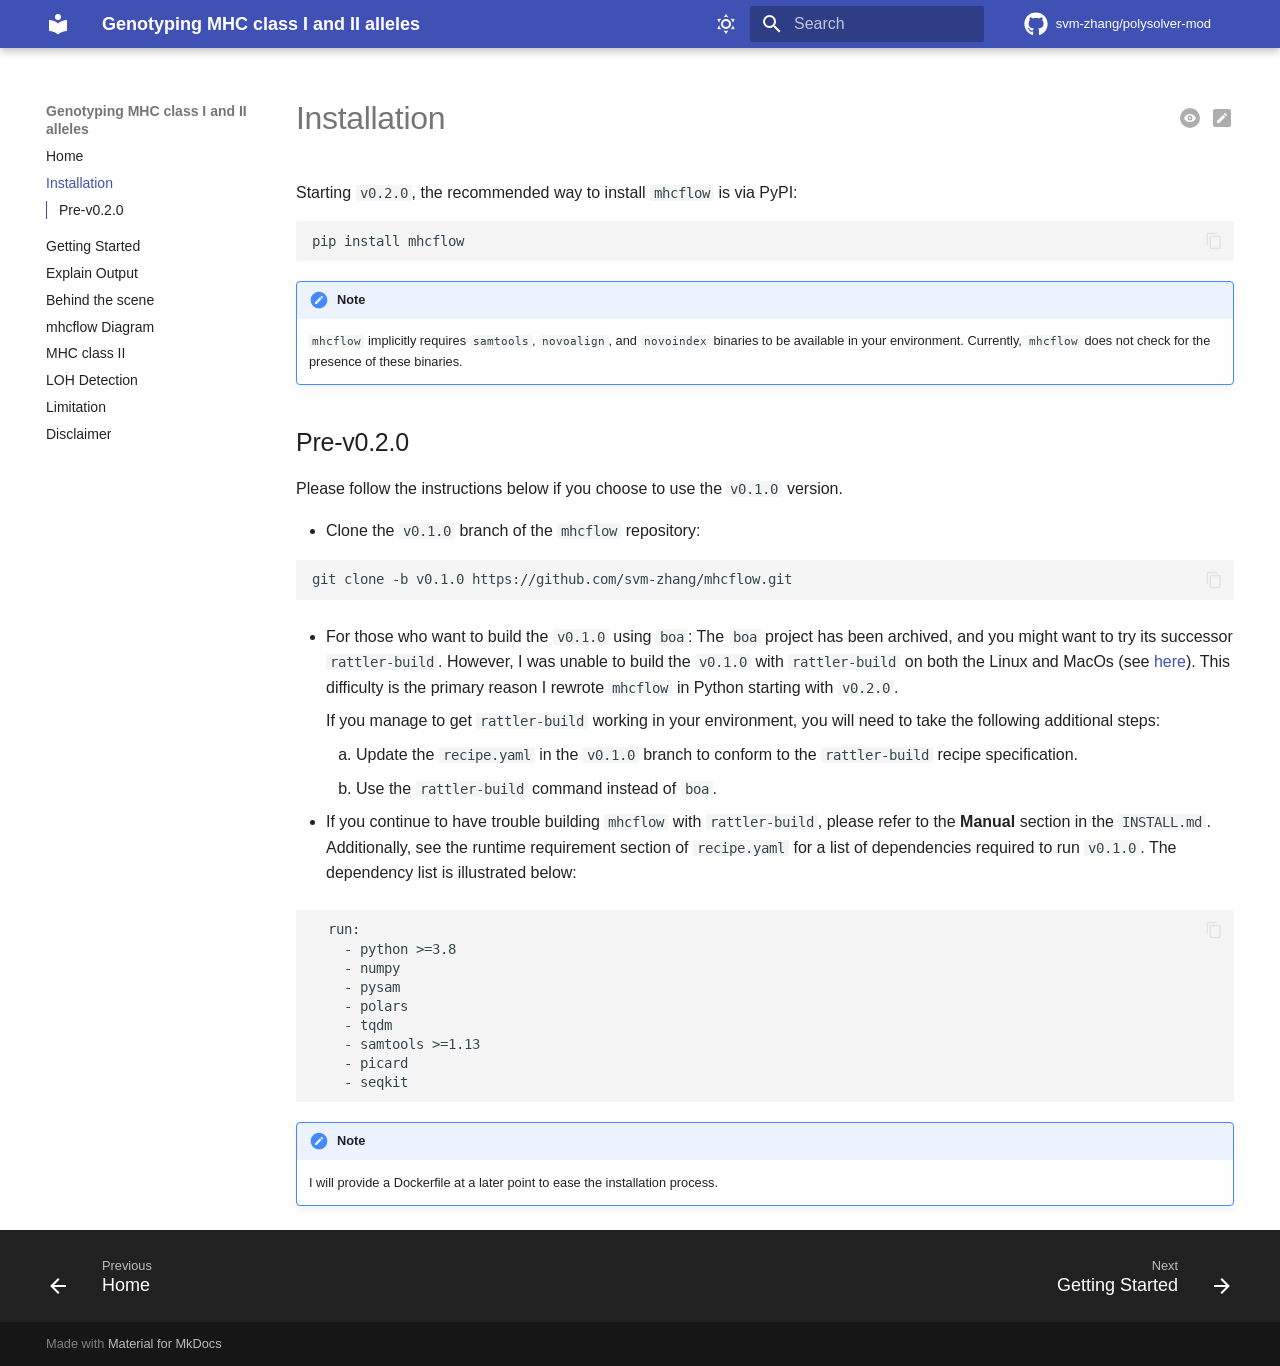
<file: install/index.html>
<!doctype html>
<html lang="en" class="no-js">
  <head>
    
      <meta charset="utf-8">
      <meta name="viewport" content="width=device-width,initial-scale=1">
      
      
      
      
        <link rel="prev" href="..">
      
      
        <link rel="next" href="../getting_start/">
      
      
      <link rel="icon" href="../assets/images/favicon.png">
      <meta name="generator" content="mkdocs-1.6.1, mkdocs-material-9.6.14">
    
    
      
        <title>Installation - Genotyping MHC class I and II alleles</title>
      
    
    
      <link rel="stylesheet" href="../assets/stylesheets/main.342714a4.min.css">
      
        
        <link rel="stylesheet" href="../assets/stylesheets/palette.06af60db.min.css">
      
      


    
    
      
    
    
      
    
    
      <link rel="stylesheet" href="../stylesheets/extra.css">
    
    <script>__md_scope=new URL("..",location),__md_hash=e=>[...e].reduce(((e,_)=>(e<<5)-e+_.charCodeAt(0)),0),__md_get=(e,_=localStorage,t=__md_scope)=>JSON.parse(_.getItem(t.pathname+"."+e)),__md_set=(e,_,t=localStorage,a=__md_scope)=>{try{t.setItem(a.pathname+"."+e,JSON.stringify(_))}catch(e){}}</script>
    
      

    
    
    
  </head>
  
  
    
    
      
    
    
    
    
    <body dir="ltr" data-md-color-scheme="default" data-md-color-primary="indigo" data-md-color-accent="indigo">
  
    
    <input class="md-toggle" data-md-toggle="drawer" type="checkbox" id="__drawer" autocomplete="off">
    <input class="md-toggle" data-md-toggle="search" type="checkbox" id="__search" autocomplete="off">
    <label class="md-overlay" for="__drawer"></label>
    <div data-md-component="skip">
      
        
        <a href="#installation" class="md-skip">
          Skip to content
        </a>
      
    </div>
    <div data-md-component="announce">
      
    </div>
    
    
      

  

<header class="md-header md-header--shadow" data-md-component="header">
  <nav class="md-header__inner md-grid" aria-label="Header">
    <a href=".." title="Genotyping MHC class I and II alleles" class="md-header__button md-logo" aria-label="Genotyping MHC class I and II alleles" data-md-component="logo">
      
  
  <svg xmlns="http://www.w3.org/2000/svg" viewBox="0 0 24 24"><path d="M12 8a3 3 0 0 0 3-3 3 3 0 0 0-3-3 3 3 0 0 0-3 3 3 3 0 0 0 3 3m0 3.54C9.64 9.35 6.5 8 3 8v11c3.5 0 6.64 1.35 9 3.54 2.36-2.19 5.5-3.54 9-3.54V8c-3.5 0-6.64 1.35-9 3.54"/></svg>

    </a>
    <label class="md-header__button md-icon" for="__drawer">
      
      <svg xmlns="http://www.w3.org/2000/svg" viewBox="0 0 24 24"><path d="M3 6h18v2H3zm0 5h18v2H3zm0 5h18v2H3z"/></svg>
    </label>
    <div class="md-header__title" data-md-component="header-title">
      <div class="md-header__ellipsis">
        <div class="md-header__topic">
          <span class="md-ellipsis">
            Genotyping MHC class I and II alleles
          </span>
        </div>
        <div class="md-header__topic" data-md-component="header-topic">
          <span class="md-ellipsis">
            
              Installation
            
          </span>
        </div>
      </div>
    </div>
    
      
        <form class="md-header__option" data-md-component="palette">
  
    
    
    
    <input class="md-option" data-md-color-media="(prefers-color-scheme: light)" data-md-color-scheme="default" data-md-color-primary="indigo" data-md-color-accent="indigo"  aria-label="Switch to dark mode"  type="radio" name="__palette" id="__palette_0">
    
      <label class="md-header__button md-icon" title="Switch to dark mode" for="__palette_1" hidden>
        <svg xmlns="http://www.w3.org/2000/svg" viewBox="0 0 24 24"><path d="M12 7a5 5 0 0 1 5 5 5 5 0 0 1-5 5 5 5 0 0 1-5-5 5 5 0 0 1 5-5m0 2a3 3 0 0 0-3 3 3 3 0 0 0 3 3 3 3 0 0 0 3-3 3 3 0 0 0-3-3m0-7 2.39 3.42C13.65 5.15 12.84 5 12 5s-1.65.15-2.39.42zM3.34 7l4.16-.35A7.2 7.2 0 0 0 5.94 8.5c-.44.74-.69 1.5-.83 2.29zm.02 10 1.76-3.77a7.131 7.131 0 0 0 2.38 4.14zM20.65 7l-1.77 3.79a7.02 7.02 0 0 0-2.38-4.15zm-.01 10-4.14.36c.59-.51 1.12-1.14 1.54-1.86.42-.73.69-1.5.83-2.29zM12 22l-2.41-3.44c.74.27 1.55.44 2.41.44.82 0 1.63-.17 2.37-.44z"/></svg>
      </label>
    
  
    
    
    
    <input class="md-option" data-md-color-media="(prefers-color-scheme: dark)" data-md-color-scheme="slate" data-md-color-primary="indigo" data-md-color-accent="indigo"  aria-label="Switch to system preference"  type="radio" name="__palette" id="__palette_1">
    
      <label class="md-header__button md-icon" title="Switch to system preference" for="__palette_0" hidden>
        <svg xmlns="http://www.w3.org/2000/svg" viewBox="0 0 24 24"><path d="m17.75 4.09-2.53 1.94.91 3.06-2.63-1.81-2.63 1.81.91-3.06-2.53-1.94L12.44 4l1.06-3 1.06 3zm3.5 6.91-1.64 1.25.59 1.98-1.7-1.17-1.7 1.17.59-1.98L15.75 11l2.06-.05L18.5 9l.69 1.95zm-2.28 4.95c.83-.08 1.72 1.1 1.19 1.85-.32.45-.66.87-1.08 1.27C15.17 23 8.84 23 4.94 19.07c-3.91-3.9-3.91-10.24 0-14.14.4-.4.82-.76 1.27-1.08.75-.53 1.93.36 1.85 1.19-.27 2.86.69 5.83 2.89 8.02a9.96 9.96 0 0 0 8.02 2.89m-1.64 2.02a12.08 12.08 0 0 1-7.8-3.47c-2.17-2.19-3.33-5-3.49-7.82-2.81 3.14-2.7 7.96.31 10.98 3.02 3.01 7.84 3.12 10.98.31"/></svg>
      </label>
    
  
</form>
      
    
    
      <script>var palette=__md_get("__palette");if(palette&&palette.color){if("(prefers-color-scheme)"===palette.color.media){var media=matchMedia("(prefers-color-scheme: light)"),input=document.querySelector(media.matches?"[data-md-color-media='(prefers-color-scheme: light)']":"[data-md-color-media='(prefers-color-scheme: dark)']");palette.color.media=input.getAttribute("data-md-color-media"),palette.color.scheme=input.getAttribute("data-md-color-scheme"),palette.color.primary=input.getAttribute("data-md-color-primary"),palette.color.accent=input.getAttribute("data-md-color-accent")}for(var[key,value]of Object.entries(palette.color))document.body.setAttribute("data-md-color-"+key,value)}</script>
    
    
    
      
      
        <label class="md-header__button md-icon" for="__search">
          
          <svg xmlns="http://www.w3.org/2000/svg" viewBox="0 0 24 24"><path d="M9.5 3A6.5 6.5 0 0 1 16 9.5c0 1.61-.59 3.09-1.56 4.23l.27.27h.79l5 5-1.5 1.5-5-5v-.79l-.27-.27A6.52 6.52 0 0 1 9.5 16 6.5 6.5 0 0 1 3 9.5 6.5 6.5 0 0 1 9.5 3m0 2C7 5 5 7 5 9.5S7 14 9.5 14 14 12 14 9.5 12 5 9.5 5"/></svg>
        </label>
        <div class="md-search" data-md-component="search" role="dialog">
  <label class="md-search__overlay" for="__search"></label>
  <div class="md-search__inner" role="search">
    <form class="md-search__form" name="search">
      <input type="text" class="md-search__input" name="query" aria-label="Search" placeholder="Search" autocapitalize="off" autocorrect="off" autocomplete="off" spellcheck="false" data-md-component="search-query" required>
      <label class="md-search__icon md-icon" for="__search">
        
        <svg xmlns="http://www.w3.org/2000/svg" viewBox="0 0 24 24"><path d="M9.5 3A6.5 6.5 0 0 1 16 9.5c0 1.61-.59 3.09-1.56 4.23l.27.27h.79l5 5-1.5 1.5-5-5v-.79l-.27-.27A6.52 6.52 0 0 1 9.5 16 6.5 6.5 0 0 1 3 9.5 6.5 6.5 0 0 1 9.5 3m0 2C7 5 5 7 5 9.5S7 14 9.5 14 14 12 14 9.5 12 5 9.5 5"/></svg>
        
        <svg xmlns="http://www.w3.org/2000/svg" viewBox="0 0 24 24"><path d="M20 11v2H8l5.5 5.5-1.42 1.42L4.16 12l7.92-7.92L13.5 5.5 8 11z"/></svg>
      </label>
      <nav class="md-search__options" aria-label="Search">
        
        <button type="reset" class="md-search__icon md-icon" title="Clear" aria-label="Clear" tabindex="-1">
          
          <svg xmlns="http://www.w3.org/2000/svg" viewBox="0 0 24 24"><path d="M19 6.41 17.59 5 12 10.59 6.41 5 5 6.41 10.59 12 5 17.59 6.41 19 12 13.41 17.59 19 19 17.59 13.41 12z"/></svg>
        </button>
      </nav>
      
        <div class="md-search__suggest" data-md-component="search-suggest"></div>
      
    </form>
    <div class="md-search__output">
      <div class="md-search__scrollwrap" tabindex="0" data-md-scrollfix>
        <div class="md-search-result" data-md-component="search-result">
          <div class="md-search-result__meta">
            Initializing search
          </div>
          <ol class="md-search-result__list" role="presentation"></ol>
        </div>
      </div>
    </div>
  </div>
</div>
      
    
    
      <div class="md-header__source">
        <a href="https://github.com/svm-zhang/polysolver-mod" title="Go to repository" class="md-source" data-md-component="source">
  <div class="md-source__icon md-icon">
    
    <svg xmlns="http://www.w3.org/2000/svg" viewBox="0 0 496 512"><!--! Font Awesome Free 6.7.2 by @fontawesome - https://fontawesome.com License - https://fontawesome.com/license/free (Icons: CC BY 4.0, Fonts: SIL OFL 1.1, Code: MIT License) Copyright 2024 Fonticons, Inc.--><path d="M165.9 397.4c0 2-2.3 3.6-5.2 3.6-3.3.3-5.6-1.3-5.6-3.6 0-2 2.3-3.6 5.2-3.6 3-.3 5.6 1.3 5.6 3.6m-31.1-4.5c-.7 2 1.3 4.3 4.3 4.9 2.6 1 5.6 0 6.2-2s-1.3-4.3-4.3-5.2c-2.6-.7-5.5.3-6.2 2.3m44.2-1.7c-2.9.7-4.9 2.6-4.6 4.9.3 2 2.9 3.3 5.9 2.6 2.9-.7 4.9-2.6 4.6-4.6-.3-1.9-3-3.2-5.9-2.9M244.8 8C106.1 8 0 113.3 0 252c0 110.9 69.8 205.8 169.5 239.2 12.8 2.3 17.3-5.6 17.3-12.1 0-6.2-.3-40.4-.3-61.4 0 0-70 15-84.7-29.8 0 0-11.4-29.1-27.8-36.6 0 0-22.9-15.7 1.6-15.4 0 0 24.9 2 38.6 25.8 21.9 38.6 58.6 27.5 72.9 20.9 2.3-16 8.8-27.1 16-33.7-55.9-6.2-112.3-14.3-112.3-110.5 0-27.5 7.6-41.3 23.6-58.9-2.6-6.5-11.1-33.3 2.6-67.9 20.9-6.5 69 27 69 27 20-5.6 41.5-8.5 62.8-8.5s42.8 2.9 62.8 8.5c0 0 48.1-33.6 69-27 13.7 34.7 5.2 61.4 2.6 67.9 16 17.7 25.8 31.5 25.8 58.9 0 96.5-58.9 104.2-114.8 110.5 9.2 7.9 17 22.9 17 46.4 0 33.7-.3 75.4-.3 83.6 0 6.5 4.6 14.4 17.3 12.1C428.2 457.8 496 362.9 496 252 496 113.3 383.5 8 244.8 8M97.2 352.9c-1.3 1-1 3.3.7 5.2 1.6 1.6 3.9 2.3 5.2 1 1.3-1 1-3.3-.7-5.2-1.6-1.6-3.9-2.3-5.2-1m-10.8-8.1c-.7 1.3.3 2.9 2.3 3.9 1.6 1 3.6.7 4.3-.7.7-1.3-.3-2.9-2.3-3.9-2-.6-3.6-.3-4.3.7m32.4 35.6c-1.6 1.3-1 4.3 1.3 6.2 2.3 2.3 5.2 2.6 6.5 1 1.3-1.3.7-4.3-1.3-6.2-2.2-2.3-5.2-2.6-6.5-1m-11.4-14.7c-1.6 1-1.6 3.6 0 5.9s4.3 3.3 5.6 2.3c1.6-1.3 1.6-3.9 0-6.2-1.4-2.3-4-3.3-5.6-2"/></svg>
  </div>
  <div class="md-source__repository">
    svm-zhang/polysolver-mod
  </div>
</a>
      </div>
    
  </nav>
  
</header>
    
    <div class="md-container" data-md-component="container">
      
      
        
          
        
      
      <main class="md-main" data-md-component="main">
        <div class="md-main__inner md-grid">
          
            
              
              <div class="md-sidebar md-sidebar--primary" data-md-component="sidebar" data-md-type="navigation" >
                <div class="md-sidebar__scrollwrap">
                  <div class="md-sidebar__inner">
                    



  

<nav class="md-nav md-nav--primary md-nav--integrated" aria-label="Navigation" data-md-level="0">
  <label class="md-nav__title" for="__drawer">
    <a href=".." title="Genotyping MHC class I and II alleles" class="md-nav__button md-logo" aria-label="Genotyping MHC class I and II alleles" data-md-component="logo">
      
  
  <svg xmlns="http://www.w3.org/2000/svg" viewBox="0 0 24 24"><path d="M12 8a3 3 0 0 0 3-3 3 3 0 0 0-3-3 3 3 0 0 0-3 3 3 3 0 0 0 3 3m0 3.54C9.64 9.35 6.5 8 3 8v11c3.5 0 6.64 1.35 9 3.54 2.36-2.19 5.5-3.54 9-3.54V8c-3.5 0-6.64 1.35-9 3.54"/></svg>

    </a>
    Genotyping MHC class I and II alleles
  </label>
  
    <div class="md-nav__source">
      <a href="https://github.com/svm-zhang/polysolver-mod" title="Go to repository" class="md-source" data-md-component="source">
  <div class="md-source__icon md-icon">
    
    <svg xmlns="http://www.w3.org/2000/svg" viewBox="0 0 496 512"><!--! Font Awesome Free 6.7.2 by @fontawesome - https://fontawesome.com License - https://fontawesome.com/license/free (Icons: CC BY 4.0, Fonts: SIL OFL 1.1, Code: MIT License) Copyright 2024 Fonticons, Inc.--><path d="M165.9 397.4c0 2-2.3 3.6-5.2 3.6-3.3.3-5.6-1.3-5.6-3.6 0-2 2.3-3.6 5.2-3.6 3-.3 5.6 1.3 5.6 3.6m-31.1-4.5c-.7 2 1.3 4.3 4.3 4.9 2.6 1 5.6 0 6.2-2s-1.3-4.3-4.3-5.2c-2.6-.7-5.5.3-6.2 2.3m44.2-1.7c-2.9.7-4.9 2.6-4.6 4.9.3 2 2.9 3.3 5.9 2.6 2.9-.7 4.9-2.6 4.6-4.6-.3-1.9-3-3.2-5.9-2.9M244.8 8C106.1 8 0 113.3 0 252c0 110.9 69.8 205.8 169.5 239.2 12.8 2.3 17.3-5.6 17.3-12.1 0-6.2-.3-40.4-.3-61.4 0 0-70 15-84.7-29.8 0 0-11.4-29.1-27.8-36.6 0 0-22.9-15.7 1.6-15.4 0 0 24.9 2 38.6 25.8 21.9 38.6 58.6 27.5 72.9 20.9 2.3-16 8.8-27.1 16-33.7-55.9-6.2-112.3-14.3-112.3-110.5 0-27.5 7.6-41.3 23.6-58.9-2.6-6.5-11.1-33.3 2.6-67.9 20.9-6.5 69 27 69 27 20-5.6 41.5-8.5 62.8-8.5s42.8 2.9 62.8 8.5c0 0 48.1-33.6 69-27 13.7 34.7 5.2 61.4 2.6 67.9 16 17.7 25.8 31.5 25.8 58.9 0 96.5-58.9 104.2-114.8 110.5 9.2 7.9 17 22.9 17 46.4 0 33.7-.3 75.4-.3 83.6 0 6.5 4.6 14.4 17.3 12.1C428.2 457.8 496 362.9 496 252 496 113.3 383.5 8 244.8 8M97.2 352.9c-1.3 1-1 3.3.7 5.2 1.6 1.6 3.9 2.3 5.2 1 1.3-1 1-3.3-.7-5.2-1.6-1.6-3.9-2.3-5.2-1m-10.8-8.1c-.7 1.3.3 2.9 2.3 3.9 1.6 1 3.6.7 4.3-.7.7-1.3-.3-2.9-2.3-3.9-2-.6-3.6-.3-4.3.7m32.4 35.6c-1.6 1.3-1 4.3 1.3 6.2 2.3 2.3 5.2 2.6 6.5 1 1.3-1.3.7-4.3-1.3-6.2-2.2-2.3-5.2-2.6-6.5-1m-11.4-14.7c-1.6 1-1.6 3.6 0 5.9s4.3 3.3 5.6 2.3c1.6-1.3 1.6-3.9 0-6.2-1.4-2.3-4-3.3-5.6-2"/></svg>
  </div>
  <div class="md-source__repository">
    svm-zhang/polysolver-mod
  </div>
</a>
    </div>
  
  <ul class="md-nav__list" data-md-scrollfix>
    
      
      
  
  
  
  
    <li class="md-nav__item">
      <a href=".." class="md-nav__link">
        
  
  
  <span class="md-ellipsis">
    Home
    
  </span>
  

      </a>
    </li>
  

    
      
      
  
  
    
  
  
  
    <li class="md-nav__item md-nav__item--active">
      
      <input class="md-nav__toggle md-toggle" type="checkbox" id="__toc">
      
      
        
      
      
        <label class="md-nav__link md-nav__link--active" for="__toc">
          
  
  
  <span class="md-ellipsis">
    Installation
    
  </span>
  

          <span class="md-nav__icon md-icon"></span>
        </label>
      
      <a href="./" class="md-nav__link md-nav__link--active">
        
  
  
  <span class="md-ellipsis">
    Installation
    
  </span>
  

      </a>
      
        

<nav class="md-nav md-nav--secondary" aria-label="Table of contents">
  
  
  
    
  
  
    <label class="md-nav__title" for="__toc">
      <span class="md-nav__icon md-icon"></span>
      Table of contents
    </label>
    <ul class="md-nav__list" data-md-component="toc" data-md-scrollfix>
      
        <li class="md-nav__item">
  <a href="#pre-v020" class="md-nav__link">
    <span class="md-ellipsis">
      Pre-v0.2.0
    </span>
  </a>
  
</li>
      
    </ul>
  
</nav>
      
    </li>
  

    
      
      
  
  
  
  
    <li class="md-nav__item">
      <a href="../getting_start/" class="md-nav__link">
        
  
  
  <span class="md-ellipsis">
    Getting Started
    
  </span>
  

      </a>
    </li>
  

    
      
      
  
  
  
  
    <li class="md-nav__item">
      <a href="../output/" class="md-nav__link">
        
  
  
  <span class="md-ellipsis">
    Explain Output
    
  </span>
  

      </a>
    </li>
  

    
      
      
  
  
  
  
    <li class="md-nav__item">
      <a href="../behind_the_scene/" class="md-nav__link">
        
  
  
  <span class="md-ellipsis">
    Behind the scene
    
  </span>
  

      </a>
    </li>
  

    
      
      
  
  
  
  
    <li class="md-nav__item">
      <a href="../diagram/" class="md-nav__link">
        
  
  
  <span class="md-ellipsis">
    mhcflow Diagram
    
  </span>
  

      </a>
    </li>
  

    
      
      
  
  
  
  
    <li class="md-nav__item">
      <a href="../class_ii/" class="md-nav__link">
        
  
  
  <span class="md-ellipsis">
    MHC class II
    
  </span>
  

      </a>
    </li>
  

    
      
      
  
  
  
  
    <li class="md-nav__item">
      <a href="../loh/" class="md-nav__link">
        
  
  
  <span class="md-ellipsis">
    LOH Detection
    
  </span>
  

      </a>
    </li>
  

    
      
      
  
  
  
  
    <li class="md-nav__item">
      <a href="../limitation/" class="md-nav__link">
        
  
  
  <span class="md-ellipsis">
    Limitation
    
  </span>
  

      </a>
    </li>
  

    
      
      
  
  
  
  
    <li class="md-nav__item">
      <a href="../disclaimer/" class="md-nav__link">
        
  
  
  <span class="md-ellipsis">
    Disclaimer
    
  </span>
  

      </a>
    </li>
  

    
  </ul>
</nav>
                  </div>
                </div>
              </div>
            
            
          
          
            <div class="md-content" data-md-component="content">
              <article class="md-content__inner md-typeset">
                
                  


  
    <a href="https://github.com/svm-zhang/polysolver-mod/edit/main/docs/install.md" title="Edit this page" class="md-content__button md-icon">
      
      <svg xmlns="http://www.w3.org/2000/svg" viewBox="0 0 24 24"><path d="M19 3a2 2 0 0 1 2 2v14a2 2 0 0 1-2 2H5a2 2 0 0 1-2-2V5a2 2 0 0 1 2-2zm-2.3 6.35c.22-.21.22-.56 0-.77L15.42 7.3a.53.53 0 0 0-.77 0l-1 1 2.05 2.05zM7 14.94V17h2.06l6.06-6.06-2.06-2.06z"/></svg>
    </a>
  
  
    
      
    
    <a href="https://github.com/svm-zhang/polysolver-mod/raw/main/docs/install.md" title="View source of this page" class="md-content__button md-icon">
      
      <svg xmlns="http://www.w3.org/2000/svg" viewBox="0 0 24 24"><path d="M12 9.5A2.5 2.5 0 0 0 9.5 12a2.5 2.5 0 0 0 2.5 2.5 2.5 2.5 0 0 0 2.5-2.5A2.5 2.5 0 0 0 12 9.5m0 3.5a1 1 0 0 1-1-1 1 1 0 0 1 1-1 1 1 0 0 1 1 1 1 1 0 0 1-1 1m0-3.5A2.5 2.5 0 0 0 9.5 12a2.5 2.5 0 0 0 2.5 2.5 2.5 2.5 0 0 0 2.5-2.5A2.5 2.5 0 0 0 12 9.5m0 3.5a1 1 0 0 1-1-1 1 1 0 0 1 1-1 1 1 0 0 1 1 1 1 1 0 0 1-1 1m0-11A10 10 0 0 0 2 12a10 10 0 0 0 10 10 10 10 0 0 0 10-10A10 10 0 0 0 12 2m0 14c-2.63 0-5-1.57-6-4a6.505 6.505 0 0 1 8.5-3.5A6.52 6.52 0 0 1 18 12c-1 2.43-3.37 4-6 4m0-6.5A2.5 2.5 0 0 0 9.5 12a2.5 2.5 0 0 0 2.5 2.5 2.5 2.5 0 0 0 2.5-2.5A2.5 2.5 0 0 0 12 9.5m0 3.5a1 1 0 0 1-1-1 1 1 0 0 1 1-1 1 1 0 0 1 1 1 1 1 0 0 1-1 1"/></svg>
    </a>
  


<h1 id="installation">Installation<a class="headerlink" href="#installation" title="Permanent link">&para;</a></h1>
<p>Starting <code>v0.2.0</code>, the recommended way to install <code>mhcflow</code> is via PyPI:</p>
<div class="language-bash highlight"><pre><span></span><code><span id="__span-0-1"><a id="__codelineno-0-1" name="__codelineno-0-1" href="#__codelineno-0-1"></a>pip<span class="w"> </span>install<span class="w"> </span>mhcflow
</span></code></pre></div>
<div class="admonition note">
<p class="admonition-title">Note</p>
<p><code>mhcflow</code> implicitly requires <code>samtools</code>, <code>novoalign</code>, and <code>novoindex</code>
binaries to be available in your environment. Currently, <code>mhcflow</code> does not
check for the presence of these binaries.</p>
</div>
<h2 id="pre-v020">Pre-v0.2.0<a class="headerlink" href="#pre-v020" title="Permanent link">&para;</a></h2>
<p>Please follow the instructions below if you choose to use the <code>v0.1.0</code> version.</p>
<ul>
<li>Clone the <code>v0.1.0</code> branch of the <code>mhcflow</code> repository:</li>
</ul>
<div class="language-bash highlight"><pre><span></span><code><span id="__span-1-1"><a id="__codelineno-1-1" name="__codelineno-1-1" href="#__codelineno-1-1"></a>git<span class="w"> </span>clone<span class="w"> </span>-b<span class="w"> </span>v0.1.0<span class="w"> </span>https://github.com/svm-zhang/mhcflow.git
</span></code></pre></div>
<ul>
<li>
<p>For those who want to build the <code>v0.1.0</code> using <code>boa</code>:
    The <code>boa</code> project has been archived, and you might want to try its
    successor <code>rattler-build</code>. However, I was unable to build the <code>v0.1.0</code>
    with <code>rattler-build</code> on both the Linux and MacOs
    (see <a href="https://github.com/prefix-dev/rattler-build/issues/1459">here</a>).
    This difficulty is the primary reason I rewrote <code>mhcflow</code> in Python
    starting with <code>v0.2.0</code>.</p>
<p>If you manage to get <code>rattler-build</code> working in your environment, you will
need to take the following additional steps:</p>
<ol>
<li>Update the <code>recipe.yaml</code> in the <code>v0.1.0</code> branch to conform to
the <code>rattler-build</code> recipe specification.</li>
<li>Use the <code>rattler-build</code> command instead of <code>boa</code>.</li>
</ol>
</li>
<li>
<p>If you continue to have trouble building <code>mhcflow</code> with <code>rattler-build</code>,
please refer to the <strong>Manual</strong> section in the <code>INSTALL.md</code>. Additionally,
see the runtime requirement section of <code>recipe.yaml</code> for a list of dependencies
required to run <code>v0.1.0</code>. The dependency list is illustrated below:</p>
</li>
</ul>
<div class="language-text highlight"><pre><span></span><code><span id="__span-2-1"><a id="__codelineno-2-1" name="__codelineno-2-1" href="#__codelineno-2-1"></a>  run:
</span><span id="__span-2-2"><a id="__codelineno-2-2" name="__codelineno-2-2" href="#__codelineno-2-2"></a>    - python &gt;=3.8
</span><span id="__span-2-3"><a id="__codelineno-2-3" name="__codelineno-2-3" href="#__codelineno-2-3"></a>    - numpy
</span><span id="__span-2-4"><a id="__codelineno-2-4" name="__codelineno-2-4" href="#__codelineno-2-4"></a>    - pysam
</span><span id="__span-2-5"><a id="__codelineno-2-5" name="__codelineno-2-5" href="#__codelineno-2-5"></a>    - polars
</span><span id="__span-2-6"><a id="__codelineno-2-6" name="__codelineno-2-6" href="#__codelineno-2-6"></a>    - tqdm
</span><span id="__span-2-7"><a id="__codelineno-2-7" name="__codelineno-2-7" href="#__codelineno-2-7"></a>    - samtools &gt;=1.13
</span><span id="__span-2-8"><a id="__codelineno-2-8" name="__codelineno-2-8" href="#__codelineno-2-8"></a>    - picard
</span><span id="__span-2-9"><a id="__codelineno-2-9" name="__codelineno-2-9" href="#__codelineno-2-9"></a>    - seqkit
</span></code></pre></div>
<div class="admonition note">
<p class="admonition-title">Note</p>
<p>I will provide a Dockerfile at a later point to ease the installation process.</p>
</div>












                
              </article>
            </div>
          
          
<script>var target=document.getElementById(location.hash.slice(1));target&&target.name&&(target.checked=target.name.startsWith("__tabbed_"))</script>
        </div>
        
          <button type="button" class="md-top md-icon" data-md-component="top" hidden>
  
  <svg xmlns="http://www.w3.org/2000/svg" viewBox="0 0 24 24"><path d="M13 20h-2V8l-5.5 5.5-1.42-1.42L12 4.16l7.92 7.92-1.42 1.42L13 8z"/></svg>
  Back to top
</button>
        
      </main>
      
        <footer class="md-footer">
  
    
      
      <nav class="md-footer__inner md-grid" aria-label="Footer" >
        
          
          <a href=".." class="md-footer__link md-footer__link--prev" aria-label="Previous: Home">
            <div class="md-footer__button md-icon">
              
              <svg xmlns="http://www.w3.org/2000/svg" viewBox="0 0 24 24"><path d="M20 11v2H8l5.5 5.5-1.42 1.42L4.16 12l7.92-7.92L13.5 5.5 8 11z"/></svg>
            </div>
            <div class="md-footer__title">
              <span class="md-footer__direction">
                Previous
              </span>
              <div class="md-ellipsis">
                Home
              </div>
            </div>
          </a>
        
        
          
          <a href="../getting_start/" class="md-footer__link md-footer__link--next" aria-label="Next: Getting Started">
            <div class="md-footer__title">
              <span class="md-footer__direction">
                Next
              </span>
              <div class="md-ellipsis">
                Getting Started
              </div>
            </div>
            <div class="md-footer__button md-icon">
              
              <svg xmlns="http://www.w3.org/2000/svg" viewBox="0 0 24 24"><path d="M4 11v2h12l-5.5 5.5 1.42 1.42L19.84 12l-7.92-7.92L10.5 5.5 16 11z"/></svg>
            </div>
          </a>
        
      </nav>
    
  
  <div class="md-footer-meta md-typeset">
    <div class="md-footer-meta__inner md-grid">
      <div class="md-copyright">
  
  
    Made with
    <a href="https://squidfunk.github.io/mkdocs-material/" target="_blank" rel="noopener">
      Material for MkDocs
    </a>
  
</div>
      
    </div>
  </div>
</footer>
      
    </div>
    <div class="md-dialog" data-md-component="dialog">
      <div class="md-dialog__inner md-typeset"></div>
    </div>
    
    
    
      
      <script id="__config" type="application/json">{"base": "..", "features": ["announce.dismiss", "content.action.edit", "content.action.view", "content.code.annotate", "content.code.copy", "navigation.expand", "navigation.footer", "navigation.path", "navigation.sections", "navigation.top", "navigation.tracking", "search.highlight", "search.suggest", "toc.follow", "toc.integrate"], "search": "../assets/javascripts/workers/search.d50fe291.min.js", "tags": null, "translations": {"clipboard.copied": "Copied to clipboard", "clipboard.copy": "Copy to clipboard", "search.result.more.one": "1 more on this page", "search.result.more.other": "# more on this page", "search.result.none": "No matching documents", "search.result.one": "1 matching document", "search.result.other": "# matching documents", "search.result.placeholder": "Type to start searching", "search.result.term.missing": "Missing", "select.version": "Select version"}, "version": null}</script>
    
    
      <script src="../assets/javascripts/bundle.13a4f30d.min.js"></script>
      
    
  </body>
</html>
</file>
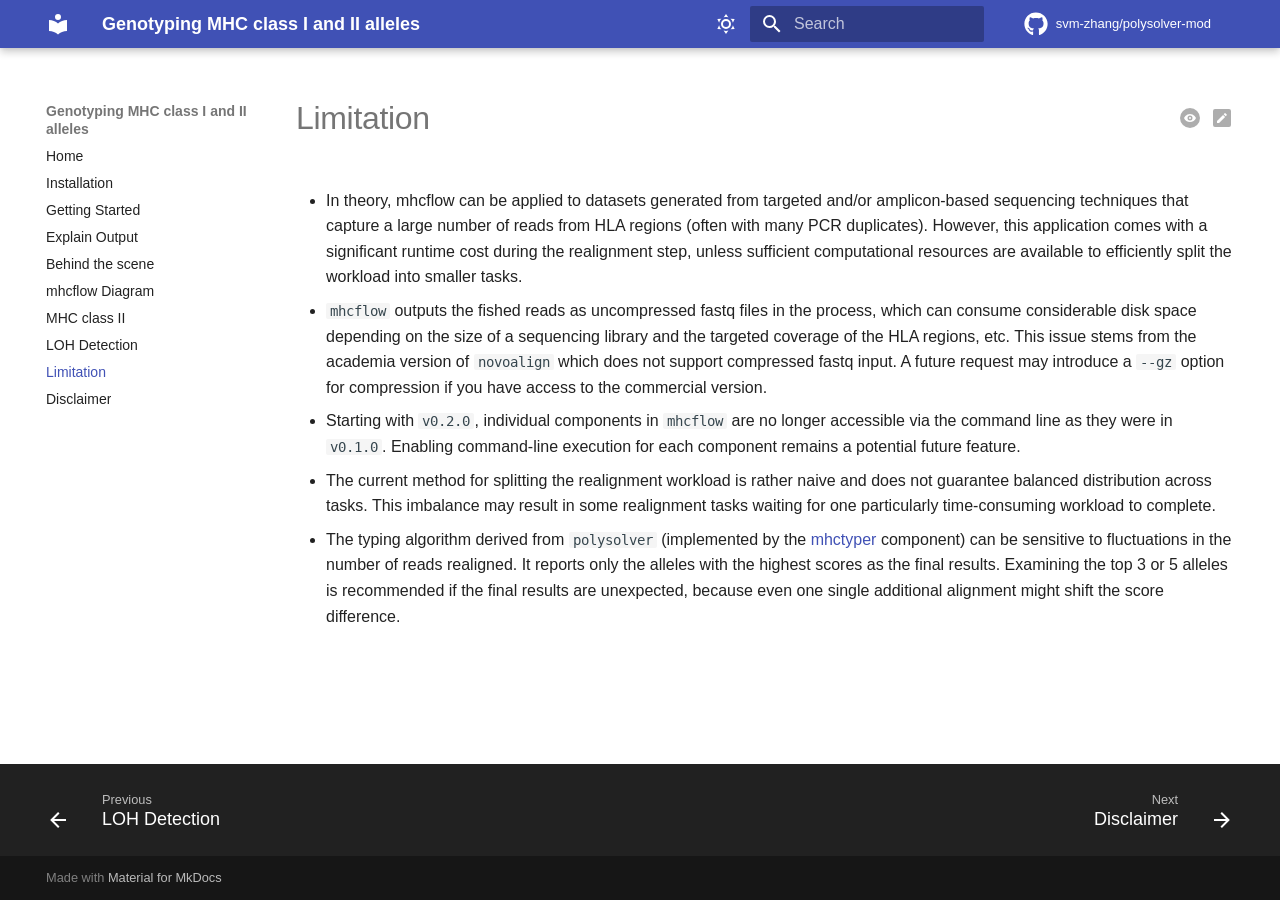
<file: limitation/index.html>
<!doctype html>
<html lang="en" class="no-js">
  <head>
    
      <meta charset="utf-8">
      <meta name="viewport" content="width=device-width,initial-scale=1">
      
      
      
      
        <link rel="prev" href="../loh/">
      
      
        <link rel="next" href="../disclaimer/">
      
      
      <link rel="icon" href="../assets/images/favicon.png">
      <meta name="generator" content="mkdocs-1.6.1, mkdocs-material-9.6.14">
    
    
      
        <title>Limitation - Genotyping MHC class I and II alleles</title>
      
    
    
      <link rel="stylesheet" href="../assets/stylesheets/main.342714a4.min.css">
      
        
        <link rel="stylesheet" href="../assets/stylesheets/palette.06af60db.min.css">
      
      


    
    
      
    
    
      
    
    
      <link rel="stylesheet" href="../stylesheets/extra.css">
    
    <script>__md_scope=new URL("..",location),__md_hash=e=>[...e].reduce(((e,_)=>(e<<5)-e+_.charCodeAt(0)),0),__md_get=(e,_=localStorage,t=__md_scope)=>JSON.parse(_.getItem(t.pathname+"."+e)),__md_set=(e,_,t=localStorage,a=__md_scope)=>{try{t.setItem(a.pathname+"."+e,JSON.stringify(_))}catch(e){}}</script>
    
      

    
    
    
  </head>
  
  
    
    
      
    
    
    
    
    <body dir="ltr" data-md-color-scheme="default" data-md-color-primary="indigo" data-md-color-accent="indigo">
  
    
    <input class="md-toggle" data-md-toggle="drawer" type="checkbox" id="__drawer" autocomplete="off">
    <input class="md-toggle" data-md-toggle="search" type="checkbox" id="__search" autocomplete="off">
    <label class="md-overlay" for="__drawer"></label>
    <div data-md-component="skip">
      
        
        <a href="#limitation" class="md-skip">
          Skip to content
        </a>
      
    </div>
    <div data-md-component="announce">
      
    </div>
    
    
      

  

<header class="md-header md-header--shadow" data-md-component="header">
  <nav class="md-header__inner md-grid" aria-label="Header">
    <a href=".." title="Genotyping MHC class I and II alleles" class="md-header__button md-logo" aria-label="Genotyping MHC class I and II alleles" data-md-component="logo">
      
  
  <svg xmlns="http://www.w3.org/2000/svg" viewBox="0 0 24 24"><path d="M12 8a3 3 0 0 0 3-3 3 3 0 0 0-3-3 3 3 0 0 0-3 3 3 3 0 0 0 3 3m0 3.54C9.64 9.35 6.5 8 3 8v11c3.5 0 6.64 1.35 9 3.54 2.36-2.19 5.5-3.54 9-3.54V8c-3.5 0-6.64 1.35-9 3.54"/></svg>

    </a>
    <label class="md-header__button md-icon" for="__drawer">
      
      <svg xmlns="http://www.w3.org/2000/svg" viewBox="0 0 24 24"><path d="M3 6h18v2H3zm0 5h18v2H3zm0 5h18v2H3z"/></svg>
    </label>
    <div class="md-header__title" data-md-component="header-title">
      <div class="md-header__ellipsis">
        <div class="md-header__topic">
          <span class="md-ellipsis">
            Genotyping MHC class I and II alleles
          </span>
        </div>
        <div class="md-header__topic" data-md-component="header-topic">
          <span class="md-ellipsis">
            
              Limitation
            
          </span>
        </div>
      </div>
    </div>
    
      
        <form class="md-header__option" data-md-component="palette">
  
    
    
    
    <input class="md-option" data-md-color-media="(prefers-color-scheme: light)" data-md-color-scheme="default" data-md-color-primary="indigo" data-md-color-accent="indigo"  aria-label="Switch to dark mode"  type="radio" name="__palette" id="__palette_0">
    
      <label class="md-header__button md-icon" title="Switch to dark mode" for="__palette_1" hidden>
        <svg xmlns="http://www.w3.org/2000/svg" viewBox="0 0 24 24"><path d="M12 7a5 5 0 0 1 5 5 5 5 0 0 1-5 5 5 5 0 0 1-5-5 5 5 0 0 1 5-5m0 2a3 3 0 0 0-3 3 3 3 0 0 0 3 3 3 3 0 0 0 3-3 3 3 0 0 0-3-3m0-7 2.39 3.42C13.65 5.15 12.84 5 12 5s-1.65.15-2.39.42zM3.34 7l4.16-.35A7.2 7.2 0 0 0 5.94 8.5c-.44.74-.69 1.5-.83 2.29zm.02 10 1.76-3.77a7.131 7.131 0 0 0 2.38 4.14zM20.65 7l-1.77 3.79a7.02 7.02 0 0 0-2.38-4.15zm-.01 10-4.14.36c.59-.51 1.12-1.14 1.54-1.86.42-.73.69-1.5.83-2.29zM12 22l-2.41-3.44c.74.27 1.55.44 2.41.44.82 0 1.63-.17 2.37-.44z"/></svg>
      </label>
    
  
    
    
    
    <input class="md-option" data-md-color-media="(prefers-color-scheme: dark)" data-md-color-scheme="slate" data-md-color-primary="indigo" data-md-color-accent="indigo"  aria-label="Switch to system preference"  type="radio" name="__palette" id="__palette_1">
    
      <label class="md-header__button md-icon" title="Switch to system preference" for="__palette_0" hidden>
        <svg xmlns="http://www.w3.org/2000/svg" viewBox="0 0 24 24"><path d="m17.75 4.09-2.53 1.94.91 3.06-2.63-1.81-2.63 1.81.91-3.06-2.53-1.94L12.44 4l1.06-3 1.06 3zm3.5 6.91-1.64 1.25.59 1.98-1.7-1.17-1.7 1.17.59-1.98L15.75 11l2.06-.05L18.5 9l.69 1.95zm-2.28 4.95c.83-.08 1.72 1.1 1.19 1.85-.32.45-.66.87-1.08 1.27C15.17 23 8.84 23 4.94 19.07c-3.91-3.9-3.91-10.24 0-14.14.4-.4.82-.76 1.27-1.08.75-.53 1.93.36 1.85 1.19-.27 2.86.69 5.83 2.89 8.02a9.96 9.96 0 0 0 8.02 2.89m-1.64 2.02a12.08 12.08 0 0 1-7.8-3.47c-2.17-2.19-3.33-5-3.49-7.82-2.81 3.14-2.7 7.96.31 10.98 3.02 3.01 7.84 3.12 10.98.31"/></svg>
      </label>
    
  
</form>
      
    
    
      <script>var palette=__md_get("__palette");if(palette&&palette.color){if("(prefers-color-scheme)"===palette.color.media){var media=matchMedia("(prefers-color-scheme: light)"),input=document.querySelector(media.matches?"[data-md-color-media='(prefers-color-scheme: light)']":"[data-md-color-media='(prefers-color-scheme: dark)']");palette.color.media=input.getAttribute("data-md-color-media"),palette.color.scheme=input.getAttribute("data-md-color-scheme"),palette.color.primary=input.getAttribute("data-md-color-primary"),palette.color.accent=input.getAttribute("data-md-color-accent")}for(var[key,value]of Object.entries(palette.color))document.body.setAttribute("data-md-color-"+key,value)}</script>
    
    
    
      
      
        <label class="md-header__button md-icon" for="__search">
          
          <svg xmlns="http://www.w3.org/2000/svg" viewBox="0 0 24 24"><path d="M9.5 3A6.5 6.5 0 0 1 16 9.5c0 1.61-.59 3.09-1.56 4.23l.27.27h.79l5 5-1.5 1.5-5-5v-.79l-.27-.27A6.52 6.52 0 0 1 9.5 16 6.5 6.5 0 0 1 3 9.5 6.5 6.5 0 0 1 9.5 3m0 2C7 5 5 7 5 9.5S7 14 9.5 14 14 12 14 9.5 12 5 9.5 5"/></svg>
        </label>
        <div class="md-search" data-md-component="search" role="dialog">
  <label class="md-search__overlay" for="__search"></label>
  <div class="md-search__inner" role="search">
    <form class="md-search__form" name="search">
      <input type="text" class="md-search__input" name="query" aria-label="Search" placeholder="Search" autocapitalize="off" autocorrect="off" autocomplete="off" spellcheck="false" data-md-component="search-query" required>
      <label class="md-search__icon md-icon" for="__search">
        
        <svg xmlns="http://www.w3.org/2000/svg" viewBox="0 0 24 24"><path d="M9.5 3A6.5 6.5 0 0 1 16 9.5c0 1.61-.59 3.09-1.56 4.23l.27.27h.79l5 5-1.5 1.5-5-5v-.79l-.27-.27A6.52 6.52 0 0 1 9.5 16 6.5 6.5 0 0 1 3 9.5 6.5 6.5 0 0 1 9.5 3m0 2C7 5 5 7 5 9.5S7 14 9.5 14 14 12 14 9.5 12 5 9.5 5"/></svg>
        
        <svg xmlns="http://www.w3.org/2000/svg" viewBox="0 0 24 24"><path d="M20 11v2H8l5.5 5.5-1.42 1.42L4.16 12l7.92-7.92L13.5 5.5 8 11z"/></svg>
      </label>
      <nav class="md-search__options" aria-label="Search">
        
        <button type="reset" class="md-search__icon md-icon" title="Clear" aria-label="Clear" tabindex="-1">
          
          <svg xmlns="http://www.w3.org/2000/svg" viewBox="0 0 24 24"><path d="M19 6.41 17.59 5 12 10.59 6.41 5 5 6.41 10.59 12 5 17.59 6.41 19 12 13.41 17.59 19 19 17.59 13.41 12z"/></svg>
        </button>
      </nav>
      
        <div class="md-search__suggest" data-md-component="search-suggest"></div>
      
    </form>
    <div class="md-search__output">
      <div class="md-search__scrollwrap" tabindex="0" data-md-scrollfix>
        <div class="md-search-result" data-md-component="search-result">
          <div class="md-search-result__meta">
            Initializing search
          </div>
          <ol class="md-search-result__list" role="presentation"></ol>
        </div>
      </div>
    </div>
  </div>
</div>
      
    
    
      <div class="md-header__source">
        <a href="https://github.com/svm-zhang/polysolver-mod" title="Go to repository" class="md-source" data-md-component="source">
  <div class="md-source__icon md-icon">
    
    <svg xmlns="http://www.w3.org/2000/svg" viewBox="0 0 496 512"><!--! Font Awesome Free 6.7.2 by @fontawesome - https://fontawesome.com License - https://fontawesome.com/license/free (Icons: CC BY 4.0, Fonts: SIL OFL 1.1, Code: MIT License) Copyright 2024 Fonticons, Inc.--><path d="M165.9 397.4c0 2-2.3 3.6-5.2 3.6-3.3.3-5.6-1.3-5.6-3.6 0-2 2.3-3.6 5.2-3.6 3-.3 5.6 1.3 5.6 3.6m-31.1-4.5c-.7 2 1.3 4.3 4.3 4.9 2.6 1 5.6 0 6.2-2s-1.3-4.3-4.3-5.2c-2.6-.7-5.5.3-6.2 2.3m44.2-1.7c-2.9.7-4.9 2.6-4.6 4.9.3 2 2.9 3.3 5.9 2.6 2.9-.7 4.9-2.6 4.6-4.6-.3-1.9-3-3.2-5.9-2.9M244.8 8C106.1 8 0 113.3 0 252c0 110.9 69.8 205.8 169.5 239.2 12.8 2.3 17.3-5.6 17.3-12.1 0-6.2-.3-40.4-.3-61.4 0 0-70 15-84.7-29.8 0 0-11.4-29.1-27.8-36.6 0 0-22.9-15.7 1.6-15.4 0 0 24.9 2 38.6 25.8 21.9 38.6 58.6 27.5 72.9 20.9 2.3-16 8.8-27.1 16-33.7-55.9-6.2-112.3-14.3-112.3-110.5 0-27.5 7.6-41.3 23.6-58.9-2.6-6.5-11.1-33.3 2.6-67.9 20.9-6.5 69 27 69 27 20-5.6 41.5-8.5 62.8-8.5s42.8 2.9 62.8 8.5c0 0 48.1-33.6 69-27 13.7 34.7 5.2 61.4 2.6 67.9 16 17.7 25.8 31.5 25.8 58.9 0 96.5-58.9 104.2-114.8 110.5 9.2 7.9 17 22.9 17 46.4 0 33.7-.3 75.4-.3 83.6 0 6.5 4.6 14.4 17.3 12.1C428.2 457.8 496 362.9 496 252 496 113.3 383.5 8 244.8 8M97.2 352.9c-1.3 1-1 3.3.7 5.2 1.6 1.6 3.9 2.3 5.2 1 1.3-1 1-3.3-.7-5.2-1.6-1.6-3.9-2.3-5.2-1m-10.8-8.1c-.7 1.3.3 2.9 2.3 3.9 1.6 1 3.6.7 4.3-.7.7-1.3-.3-2.9-2.3-3.9-2-.6-3.6-.3-4.3.7m32.4 35.6c-1.6 1.3-1 4.3 1.3 6.2 2.3 2.3 5.2 2.6 6.5 1 1.3-1.3.7-4.3-1.3-6.2-2.2-2.3-5.2-2.6-6.5-1m-11.4-14.7c-1.6 1-1.6 3.6 0 5.9s4.3 3.3 5.6 2.3c1.6-1.3 1.6-3.9 0-6.2-1.4-2.3-4-3.3-5.6-2"/></svg>
  </div>
  <div class="md-source__repository">
    svm-zhang/polysolver-mod
  </div>
</a>
      </div>
    
  </nav>
  
</header>
    
    <div class="md-container" data-md-component="container">
      
      
        
          
        
      
      <main class="md-main" data-md-component="main">
        <div class="md-main__inner md-grid">
          
            
              
              <div class="md-sidebar md-sidebar--primary" data-md-component="sidebar" data-md-type="navigation" >
                <div class="md-sidebar__scrollwrap">
                  <div class="md-sidebar__inner">
                    



  

<nav class="md-nav md-nav--primary md-nav--integrated" aria-label="Navigation" data-md-level="0">
  <label class="md-nav__title" for="__drawer">
    <a href=".." title="Genotyping MHC class I and II alleles" class="md-nav__button md-logo" aria-label="Genotyping MHC class I and II alleles" data-md-component="logo">
      
  
  <svg xmlns="http://www.w3.org/2000/svg" viewBox="0 0 24 24"><path d="M12 8a3 3 0 0 0 3-3 3 3 0 0 0-3-3 3 3 0 0 0-3 3 3 3 0 0 0 3 3m0 3.54C9.64 9.35 6.5 8 3 8v11c3.5 0 6.64 1.35 9 3.54 2.36-2.19 5.5-3.54 9-3.54V8c-3.5 0-6.64 1.35-9 3.54"/></svg>

    </a>
    Genotyping MHC class I and II alleles
  </label>
  
    <div class="md-nav__source">
      <a href="https://github.com/svm-zhang/polysolver-mod" title="Go to repository" class="md-source" data-md-component="source">
  <div class="md-source__icon md-icon">
    
    <svg xmlns="http://www.w3.org/2000/svg" viewBox="0 0 496 512"><!--! Font Awesome Free 6.7.2 by @fontawesome - https://fontawesome.com License - https://fontawesome.com/license/free (Icons: CC BY 4.0, Fonts: SIL OFL 1.1, Code: MIT License) Copyright 2024 Fonticons, Inc.--><path d="M165.9 397.4c0 2-2.3 3.6-5.2 3.6-3.3.3-5.6-1.3-5.6-3.6 0-2 2.3-3.6 5.2-3.6 3-.3 5.6 1.3 5.6 3.6m-31.1-4.5c-.7 2 1.3 4.3 4.3 4.9 2.6 1 5.6 0 6.2-2s-1.3-4.3-4.3-5.2c-2.6-.7-5.5.3-6.2 2.3m44.2-1.7c-2.9.7-4.9 2.6-4.6 4.9.3 2 2.9 3.3 5.9 2.6 2.9-.7 4.9-2.6 4.6-4.6-.3-1.9-3-3.2-5.9-2.9M244.8 8C106.1 8 0 113.3 0 252c0 110.9 69.8 205.8 169.5 239.2 12.8 2.3 17.3-5.6 17.3-12.1 0-6.2-.3-40.4-.3-61.4 0 0-70 15-84.7-29.8 0 0-11.4-29.1-27.8-36.6 0 0-22.9-15.7 1.6-15.4 0 0 24.9 2 38.6 25.8 21.9 38.6 58.6 27.5 72.9 20.9 2.3-16 8.8-27.1 16-33.7-55.9-6.2-112.3-14.3-112.3-110.5 0-27.5 7.6-41.3 23.6-58.9-2.6-6.5-11.1-33.3 2.6-67.9 20.9-6.5 69 27 69 27 20-5.6 41.5-8.5 62.8-8.5s42.8 2.9 62.8 8.5c0 0 48.1-33.6 69-27 13.7 34.7 5.2 61.4 2.6 67.9 16 17.7 25.8 31.5 25.8 58.9 0 96.5-58.9 104.2-114.8 110.5 9.2 7.9 17 22.9 17 46.4 0 33.7-.3 75.4-.3 83.6 0 6.5 4.6 14.4 17.3 12.1C428.2 457.8 496 362.9 496 252 496 113.3 383.5 8 244.8 8M97.2 352.9c-1.3 1-1 3.3.7 5.2 1.6 1.6 3.9 2.3 5.2 1 1.3-1 1-3.3-.7-5.2-1.6-1.6-3.9-2.3-5.2-1m-10.8-8.1c-.7 1.3.3 2.9 2.3 3.9 1.6 1 3.6.7 4.3-.7.7-1.3-.3-2.9-2.3-3.9-2-.6-3.6-.3-4.3.7m32.4 35.6c-1.6 1.3-1 4.3 1.3 6.2 2.3 2.3 5.2 2.6 6.5 1 1.3-1.3.7-4.3-1.3-6.2-2.2-2.3-5.2-2.6-6.5-1m-11.4-14.7c-1.6 1-1.6 3.6 0 5.9s4.3 3.3 5.6 2.3c1.6-1.3 1.6-3.9 0-6.2-1.4-2.3-4-3.3-5.6-2"/></svg>
  </div>
  <div class="md-source__repository">
    svm-zhang/polysolver-mod
  </div>
</a>
    </div>
  
  <ul class="md-nav__list" data-md-scrollfix>
    
      
      
  
  
  
  
    <li class="md-nav__item">
      <a href=".." class="md-nav__link">
        
  
  
  <span class="md-ellipsis">
    Home
    
  </span>
  

      </a>
    </li>
  

    
      
      
  
  
  
  
    <li class="md-nav__item">
      <a href="../install/" class="md-nav__link">
        
  
  
  <span class="md-ellipsis">
    Installation
    
  </span>
  

      </a>
    </li>
  

    
      
      
  
  
  
  
    <li class="md-nav__item">
      <a href="../getting_start/" class="md-nav__link">
        
  
  
  <span class="md-ellipsis">
    Getting Started
    
  </span>
  

      </a>
    </li>
  

    
      
      
  
  
  
  
    <li class="md-nav__item">
      <a href="../output/" class="md-nav__link">
        
  
  
  <span class="md-ellipsis">
    Explain Output
    
  </span>
  

      </a>
    </li>
  

    
      
      
  
  
  
  
    <li class="md-nav__item">
      <a href="../behind_the_scene/" class="md-nav__link">
        
  
  
  <span class="md-ellipsis">
    Behind the scene
    
  </span>
  

      </a>
    </li>
  

    
      
      
  
  
  
  
    <li class="md-nav__item">
      <a href="../diagram/" class="md-nav__link">
        
  
  
  <span class="md-ellipsis">
    mhcflow Diagram
    
  </span>
  

      </a>
    </li>
  

    
      
      
  
  
  
  
    <li class="md-nav__item">
      <a href="../class_ii/" class="md-nav__link">
        
  
  
  <span class="md-ellipsis">
    MHC class II
    
  </span>
  

      </a>
    </li>
  

    
      
      
  
  
  
  
    <li class="md-nav__item">
      <a href="../loh/" class="md-nav__link">
        
  
  
  <span class="md-ellipsis">
    LOH Detection
    
  </span>
  

      </a>
    </li>
  

    
      
      
  
  
    
  
  
  
    <li class="md-nav__item md-nav__item--active">
      
      <input class="md-nav__toggle md-toggle" type="checkbox" id="__toc">
      
      
        
      
      
      <a href="./" class="md-nav__link md-nav__link--active">
        
  
  
  <span class="md-ellipsis">
    Limitation
    
  </span>
  

      </a>
      
    </li>
  

    
      
      
  
  
  
  
    <li class="md-nav__item">
      <a href="../disclaimer/" class="md-nav__link">
        
  
  
  <span class="md-ellipsis">
    Disclaimer
    
  </span>
  

      </a>
    </li>
  

    
  </ul>
</nav>
                  </div>
                </div>
              </div>
            
            
          
          
            <div class="md-content" data-md-component="content">
              <article class="md-content__inner md-typeset">
                
                  


  
    <a href="https://github.com/svm-zhang/polysolver-mod/edit/main/docs/limitation.md" title="Edit this page" class="md-content__button md-icon">
      
      <svg xmlns="http://www.w3.org/2000/svg" viewBox="0 0 24 24"><path d="M19 3a2 2 0 0 1 2 2v14a2 2 0 0 1-2 2H5a2 2 0 0 1-2-2V5a2 2 0 0 1 2-2zm-2.3 6.35c.22-.21.22-.56 0-.77L15.42 7.3a.53.53 0 0 0-.77 0l-1 1 2.05 2.05zM7 14.94V17h2.06l6.06-6.06-2.06-2.06z"/></svg>
    </a>
  
  
    
      
    
    <a href="https://github.com/svm-zhang/polysolver-mod/raw/main/docs/limitation.md" title="View source of this page" class="md-content__button md-icon">
      
      <svg xmlns="http://www.w3.org/2000/svg" viewBox="0 0 24 24"><path d="M12 9.5A2.5 2.5 0 0 0 9.5 12a2.5 2.5 0 0 0 2.5 2.5 2.5 2.5 0 0 0 2.5-2.5A2.5 2.5 0 0 0 12 9.5m0 3.5a1 1 0 0 1-1-1 1 1 0 0 1 1-1 1 1 0 0 1 1 1 1 1 0 0 1-1 1m0-3.5A2.5 2.5 0 0 0 9.5 12a2.5 2.5 0 0 0 2.5 2.5 2.5 2.5 0 0 0 2.5-2.5A2.5 2.5 0 0 0 12 9.5m0 3.5a1 1 0 0 1-1-1 1 1 0 0 1 1-1 1 1 0 0 1 1 1 1 1 0 0 1-1 1m0-11A10 10 0 0 0 2 12a10 10 0 0 0 10 10 10 10 0 0 0 10-10A10 10 0 0 0 12 2m0 14c-2.63 0-5-1.57-6-4a6.505 6.505 0 0 1 8.5-3.5A6.52 6.52 0 0 1 18 12c-1 2.43-3.37 4-6 4m0-6.5A2.5 2.5 0 0 0 9.5 12a2.5 2.5 0 0 0 2.5 2.5 2.5 2.5 0 0 0 2.5-2.5A2.5 2.5 0 0 0 12 9.5m0 3.5a1 1 0 0 1-1-1 1 1 0 0 1 1-1 1 1 0 0 1 1 1 1 1 0 0 1-1 1"/></svg>
    </a>
  


<h1 id="limitation">Limitation<a class="headerlink" href="#limitation" title="Permanent link">&para;</a></h1>
<ul>
<li>
<p>In theory, mhcflow can be applied to datasets generated from targeted
and/or amplicon-based sequencing techniques that capture a large number of
reads from HLA regions (often with many PCR duplicates). However, this application
comes with a significant runtime cost during the realignment step, unless
sufficient computational resources are available to efficiently split
the workload into smaller tasks.</p>
</li>
<li>
<p><code>mhcflow</code> outputs the fished reads as uncompressed fastq files in the
process, which can consume considerable
disk space depending on the size of a sequencing library and the targeted
coverage of the HLA regions, etc. This issue stems from the academia version of
<code>novoalign</code> which does not support compressed fastq input. A future request
may introduce a <code>--gz</code> option for compression if you have access to the
commercial version.</p>
</li>
<li>
<p>Starting with <code>v0.2.0</code>, individual components in <code>mhcflow</code> are no longer
accessible via the command line as they were in <code>v0.1.0</code>. Enabling
command-line execution for each component remains a potential future feature.</p>
</li>
<li>
<p>The current method for splitting the realignment workload is rather naive
and does not guarantee balanced distribution across tasks. This imbalance
may result in some realignment tasks waiting for one particularly
time-consuming workload to complete.</p>
</li>
<li>
<p>The typing algorithm derived from <code>polysolver</code> (implemented by the
<a href="https://svm-zhang.github.io/mhctyper/">mhctyper</a>
component) can be sensitive to fluctuations in the number of reads realigned.
It reports only the alleles with the highest scores as the final results.
Examining the top 3 or 5 alleles is recommended if the final results are
unexpected, because even one single additional alignment might shift the
score difference.</p>
</li>
</ul>












                
              </article>
            </div>
          
          
<script>var target=document.getElementById(location.hash.slice(1));target&&target.name&&(target.checked=target.name.startsWith("__tabbed_"))</script>
        </div>
        
          <button type="button" class="md-top md-icon" data-md-component="top" hidden>
  
  <svg xmlns="http://www.w3.org/2000/svg" viewBox="0 0 24 24"><path d="M13 20h-2V8l-5.5 5.5-1.42-1.42L12 4.16l7.92 7.92-1.42 1.42L13 8z"/></svg>
  Back to top
</button>
        
      </main>
      
        <footer class="md-footer">
  
    
      
      <nav class="md-footer__inner md-grid" aria-label="Footer" >
        
          
          <a href="../loh/" class="md-footer__link md-footer__link--prev" aria-label="Previous: LOH Detection">
            <div class="md-footer__button md-icon">
              
              <svg xmlns="http://www.w3.org/2000/svg" viewBox="0 0 24 24"><path d="M20 11v2H8l5.5 5.5-1.42 1.42L4.16 12l7.92-7.92L13.5 5.5 8 11z"/></svg>
            </div>
            <div class="md-footer__title">
              <span class="md-footer__direction">
                Previous
              </span>
              <div class="md-ellipsis">
                LOH Detection
              </div>
            </div>
          </a>
        
        
          
          <a href="../disclaimer/" class="md-footer__link md-footer__link--next" aria-label="Next: Disclaimer">
            <div class="md-footer__title">
              <span class="md-footer__direction">
                Next
              </span>
              <div class="md-ellipsis">
                Disclaimer
              </div>
            </div>
            <div class="md-footer__button md-icon">
              
              <svg xmlns="http://www.w3.org/2000/svg" viewBox="0 0 24 24"><path d="M4 11v2h12l-5.5 5.5 1.42 1.42L19.84 12l-7.92-7.92L10.5 5.5 16 11z"/></svg>
            </div>
          </a>
        
      </nav>
    
  
  <div class="md-footer-meta md-typeset">
    <div class="md-footer-meta__inner md-grid">
      <div class="md-copyright">
  
  
    Made with
    <a href="https://squidfunk.github.io/mkdocs-material/" target="_blank" rel="noopener">
      Material for MkDocs
    </a>
  
</div>
      
    </div>
  </div>
</footer>
      
    </div>
    <div class="md-dialog" data-md-component="dialog">
      <div class="md-dialog__inner md-typeset"></div>
    </div>
    
    
    
      
      <script id="__config" type="application/json">{"base": "..", "features": ["announce.dismiss", "content.action.edit", "content.action.view", "content.code.annotate", "content.code.copy", "navigation.expand", "navigation.footer", "navigation.path", "navigation.sections", "navigation.top", "navigation.tracking", "search.highlight", "search.suggest", "toc.follow", "toc.integrate"], "search": "../assets/javascripts/workers/search.d50fe291.min.js", "tags": null, "translations": {"clipboard.copied": "Copied to clipboard", "clipboard.copy": "Copy to clipboard", "search.result.more.one": "1 more on this page", "search.result.more.other": "# more on this page", "search.result.none": "No matching documents", "search.result.one": "1 matching document", "search.result.other": "# matching documents", "search.result.placeholder": "Type to start searching", "search.result.term.missing": "Missing", "select.version": "Select version"}, "version": null}</script>
    
    
      <script src="../assets/javascripts/bundle.13a4f30d.min.js"></script>
      
    
  </body>
</html>
</file>
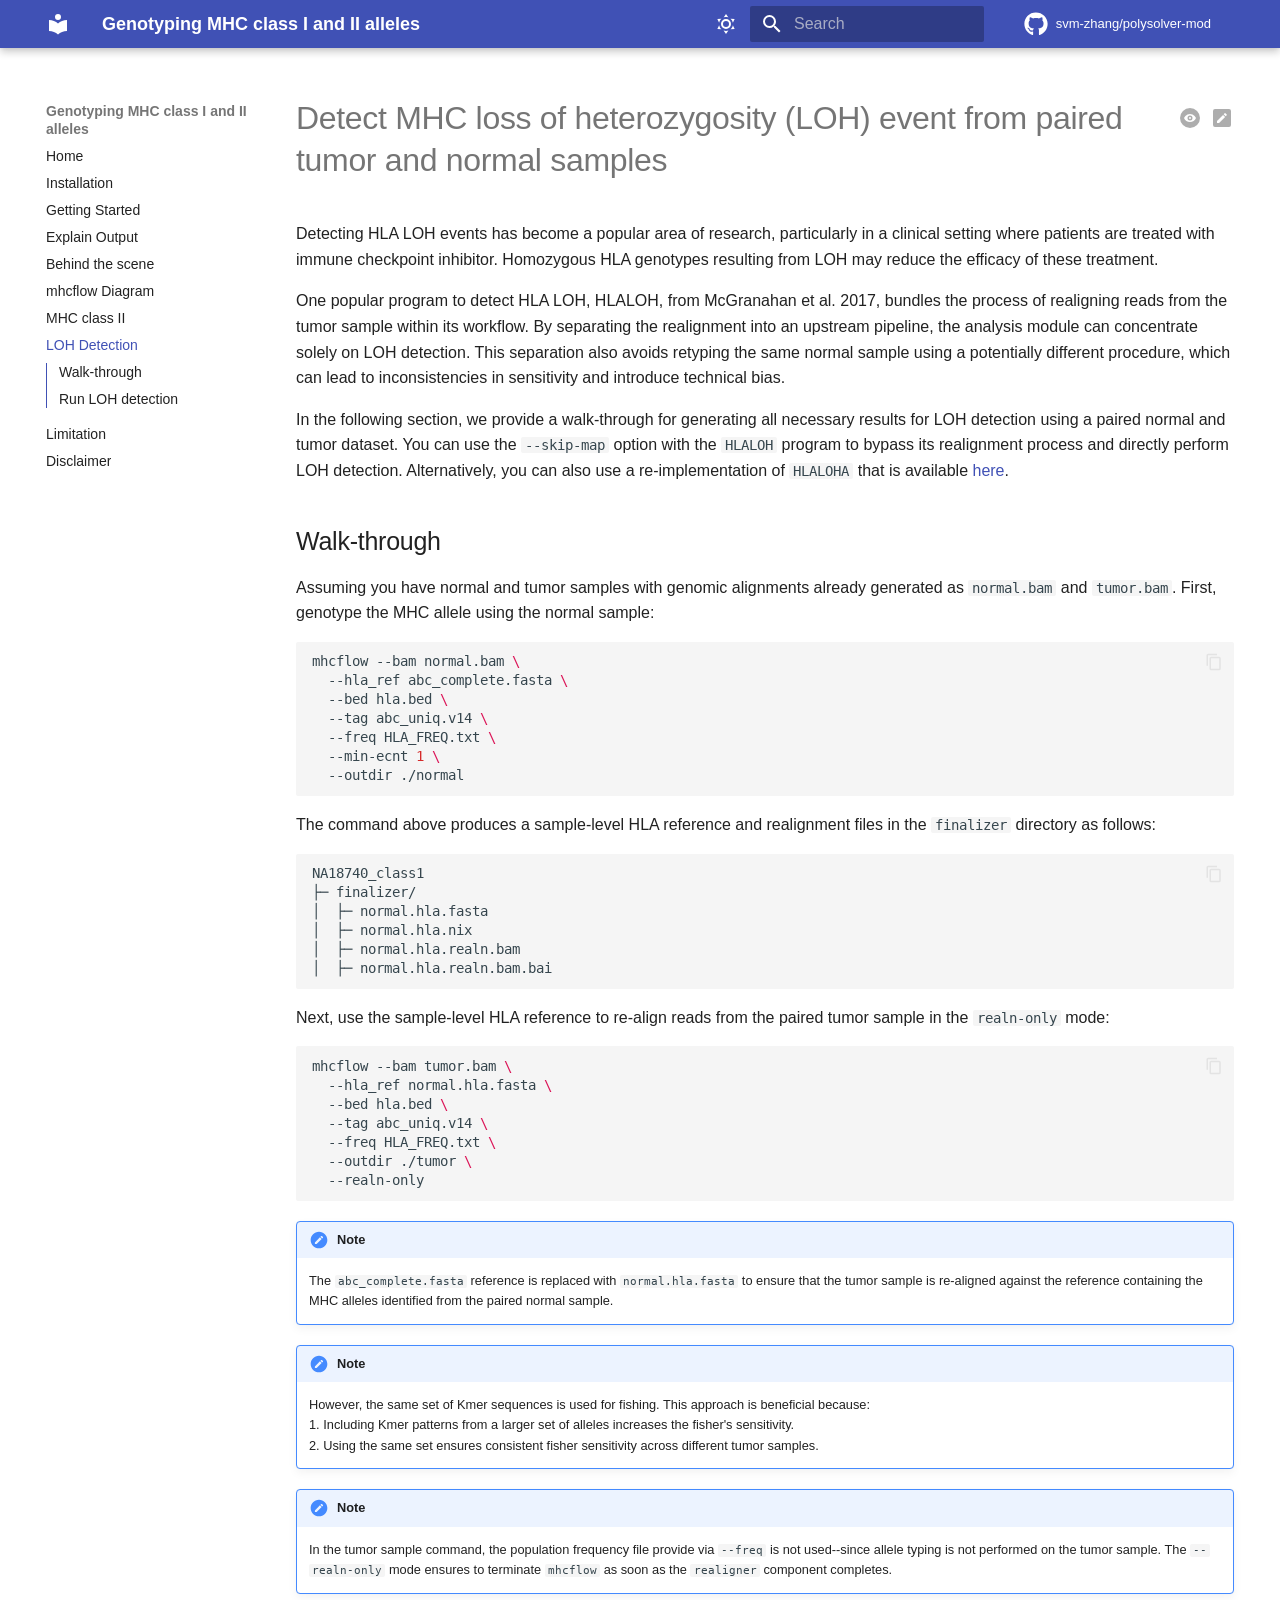
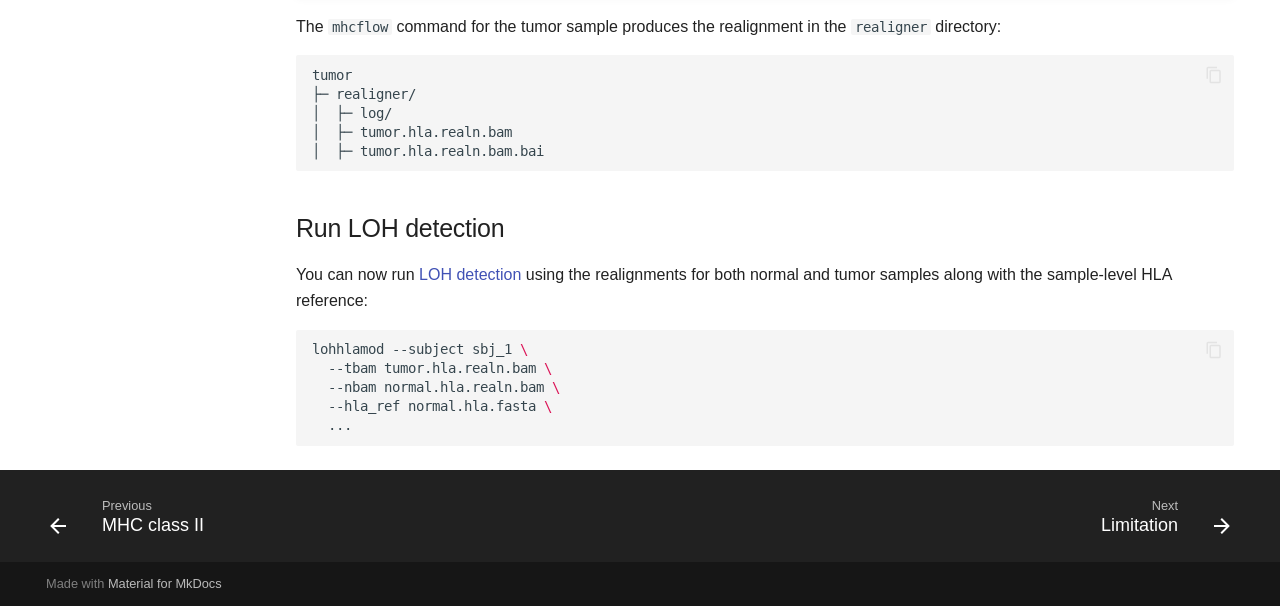
<file: loh/index.html>
<!doctype html>
<html lang="en" class="no-js">
  <head>
    
      <meta charset="utf-8">
      <meta name="viewport" content="width=device-width,initial-scale=1">
      
      
      
      
        <link rel="prev" href="../class_ii/">
      
      
        <link rel="next" href="../limitation/">
      
      
      <link rel="icon" href="../assets/images/favicon.png">
      <meta name="generator" content="mkdocs-1.6.1, mkdocs-material-9.6.14">
    
    
      
        <title>LOH Detection - Genotyping MHC class I and II alleles</title>
      
    
    
      <link rel="stylesheet" href="../assets/stylesheets/main.342714a4.min.css">
      
        
        <link rel="stylesheet" href="../assets/stylesheets/palette.06af60db.min.css">
      
      


    
    
      
    
    
      
    
    
      <link rel="stylesheet" href="../stylesheets/extra.css">
    
    <script>__md_scope=new URL("..",location),__md_hash=e=>[...e].reduce(((e,_)=>(e<<5)-e+_.charCodeAt(0)),0),__md_get=(e,_=localStorage,t=__md_scope)=>JSON.parse(_.getItem(t.pathname+"."+e)),__md_set=(e,_,t=localStorage,a=__md_scope)=>{try{t.setItem(a.pathname+"."+e,JSON.stringify(_))}catch(e){}}</script>
    
      

    
    
    
  </head>
  
  
    
    
      
    
    
    
    
    <body dir="ltr" data-md-color-scheme="default" data-md-color-primary="indigo" data-md-color-accent="indigo">
  
    
    <input class="md-toggle" data-md-toggle="drawer" type="checkbox" id="__drawer" autocomplete="off">
    <input class="md-toggle" data-md-toggle="search" type="checkbox" id="__search" autocomplete="off">
    <label class="md-overlay" for="__drawer"></label>
    <div data-md-component="skip">
      
        
        <a href="#detect-mhc-loss-of-heterozygosity-loh-event-from-paired-tumor-and-normal-samples" class="md-skip">
          Skip to content
        </a>
      
    </div>
    <div data-md-component="announce">
      
    </div>
    
    
      

  

<header class="md-header md-header--shadow" data-md-component="header">
  <nav class="md-header__inner md-grid" aria-label="Header">
    <a href=".." title="Genotyping MHC class I and II alleles" class="md-header__button md-logo" aria-label="Genotyping MHC class I and II alleles" data-md-component="logo">
      
  
  <svg xmlns="http://www.w3.org/2000/svg" viewBox="0 0 24 24"><path d="M12 8a3 3 0 0 0 3-3 3 3 0 0 0-3-3 3 3 0 0 0-3 3 3 3 0 0 0 3 3m0 3.54C9.64 9.35 6.5 8 3 8v11c3.5 0 6.64 1.35 9 3.54 2.36-2.19 5.5-3.54 9-3.54V8c-3.5 0-6.64 1.35-9 3.54"/></svg>

    </a>
    <label class="md-header__button md-icon" for="__drawer">
      
      <svg xmlns="http://www.w3.org/2000/svg" viewBox="0 0 24 24"><path d="M3 6h18v2H3zm0 5h18v2H3zm0 5h18v2H3z"/></svg>
    </label>
    <div class="md-header__title" data-md-component="header-title">
      <div class="md-header__ellipsis">
        <div class="md-header__topic">
          <span class="md-ellipsis">
            Genotyping MHC class I and II alleles
          </span>
        </div>
        <div class="md-header__topic" data-md-component="header-topic">
          <span class="md-ellipsis">
            
              LOH Detection
            
          </span>
        </div>
      </div>
    </div>
    
      
        <form class="md-header__option" data-md-component="palette">
  
    
    
    
    <input class="md-option" data-md-color-media="(prefers-color-scheme: light)" data-md-color-scheme="default" data-md-color-primary="indigo" data-md-color-accent="indigo"  aria-label="Switch to dark mode"  type="radio" name="__palette" id="__palette_0">
    
      <label class="md-header__button md-icon" title="Switch to dark mode" for="__palette_1" hidden>
        <svg xmlns="http://www.w3.org/2000/svg" viewBox="0 0 24 24"><path d="M12 7a5 5 0 0 1 5 5 5 5 0 0 1-5 5 5 5 0 0 1-5-5 5 5 0 0 1 5-5m0 2a3 3 0 0 0-3 3 3 3 0 0 0 3 3 3 3 0 0 0 3-3 3 3 0 0 0-3-3m0-7 2.39 3.42C13.65 5.15 12.84 5 12 5s-1.65.15-2.39.42zM3.34 7l4.16-.35A7.2 7.2 0 0 0 5.94 8.5c-.44.74-.69 1.5-.83 2.29zm.02 10 1.76-3.77a7.131 7.131 0 0 0 2.38 4.14zM20.65 7l-1.77 3.79a7.02 7.02 0 0 0-2.38-4.15zm-.01 10-4.14.36c.59-.51 1.12-1.14 1.54-1.86.42-.73.69-1.5.83-2.29zM12 22l-2.41-3.44c.74.27 1.55.44 2.41.44.82 0 1.63-.17 2.37-.44z"/></svg>
      </label>
    
  
    
    
    
    <input class="md-option" data-md-color-media="(prefers-color-scheme: dark)" data-md-color-scheme="slate" data-md-color-primary="indigo" data-md-color-accent="indigo"  aria-label="Switch to system preference"  type="radio" name="__palette" id="__palette_1">
    
      <label class="md-header__button md-icon" title="Switch to system preference" for="__palette_0" hidden>
        <svg xmlns="http://www.w3.org/2000/svg" viewBox="0 0 24 24"><path d="m17.75 4.09-2.53 1.94.91 3.06-2.63-1.81-2.63 1.81.91-3.06-2.53-1.94L12.44 4l1.06-3 1.06 3zm3.5 6.91-1.64 1.25.59 1.98-1.7-1.17-1.7 1.17.59-1.98L15.75 11l2.06-.05L18.5 9l.69 1.95zm-2.28 4.95c.83-.08 1.72 1.1 1.19 1.85-.32.45-.66.87-1.08 1.27C15.17 23 8.84 23 4.94 19.07c-3.91-3.9-3.91-10.24 0-14.14.4-.4.82-.76 1.27-1.08.75-.53 1.93.36 1.85 1.19-.27 2.86.69 5.83 2.89 8.02a9.96 9.96 0 0 0 8.02 2.89m-1.64 2.02a12.08 12.08 0 0 1-7.8-3.47c-2.17-2.19-3.33-5-3.49-7.82-2.81 3.14-2.7 7.96.31 10.98 3.02 3.01 7.84 3.12 10.98.31"/></svg>
      </label>
    
  
</form>
      
    
    
      <script>var palette=__md_get("__palette");if(palette&&palette.color){if("(prefers-color-scheme)"===palette.color.media){var media=matchMedia("(prefers-color-scheme: light)"),input=document.querySelector(media.matches?"[data-md-color-media='(prefers-color-scheme: light)']":"[data-md-color-media='(prefers-color-scheme: dark)']");palette.color.media=input.getAttribute("data-md-color-media"),palette.color.scheme=input.getAttribute("data-md-color-scheme"),palette.color.primary=input.getAttribute("data-md-color-primary"),palette.color.accent=input.getAttribute("data-md-color-accent")}for(var[key,value]of Object.entries(palette.color))document.body.setAttribute("data-md-color-"+key,value)}</script>
    
    
    
      
      
        <label class="md-header__button md-icon" for="__search">
          
          <svg xmlns="http://www.w3.org/2000/svg" viewBox="0 0 24 24"><path d="M9.5 3A6.5 6.5 0 0 1 16 9.5c0 1.61-.59 3.09-1.56 4.23l.27.27h.79l5 5-1.5 1.5-5-5v-.79l-.27-.27A6.52 6.52 0 0 1 9.5 16 6.5 6.5 0 0 1 3 9.5 6.5 6.5 0 0 1 9.5 3m0 2C7 5 5 7 5 9.5S7 14 9.5 14 14 12 14 9.5 12 5 9.5 5"/></svg>
        </label>
        <div class="md-search" data-md-component="search" role="dialog">
  <label class="md-search__overlay" for="__search"></label>
  <div class="md-search__inner" role="search">
    <form class="md-search__form" name="search">
      <input type="text" class="md-search__input" name="query" aria-label="Search" placeholder="Search" autocapitalize="off" autocorrect="off" autocomplete="off" spellcheck="false" data-md-component="search-query" required>
      <label class="md-search__icon md-icon" for="__search">
        
        <svg xmlns="http://www.w3.org/2000/svg" viewBox="0 0 24 24"><path d="M9.5 3A6.5 6.5 0 0 1 16 9.5c0 1.61-.59 3.09-1.56 4.23l.27.27h.79l5 5-1.5 1.5-5-5v-.79l-.27-.27A6.52 6.52 0 0 1 9.5 16 6.5 6.5 0 0 1 3 9.5 6.5 6.5 0 0 1 9.5 3m0 2C7 5 5 7 5 9.5S7 14 9.5 14 14 12 14 9.5 12 5 9.5 5"/></svg>
        
        <svg xmlns="http://www.w3.org/2000/svg" viewBox="0 0 24 24"><path d="M20 11v2H8l5.5 5.5-1.42 1.42L4.16 12l7.92-7.92L13.5 5.5 8 11z"/></svg>
      </label>
      <nav class="md-search__options" aria-label="Search">
        
        <button type="reset" class="md-search__icon md-icon" title="Clear" aria-label="Clear" tabindex="-1">
          
          <svg xmlns="http://www.w3.org/2000/svg" viewBox="0 0 24 24"><path d="M19 6.41 17.59 5 12 10.59 6.41 5 5 6.41 10.59 12 5 17.59 6.41 19 12 13.41 17.59 19 19 17.59 13.41 12z"/></svg>
        </button>
      </nav>
      
        <div class="md-search__suggest" data-md-component="search-suggest"></div>
      
    </form>
    <div class="md-search__output">
      <div class="md-search__scrollwrap" tabindex="0" data-md-scrollfix>
        <div class="md-search-result" data-md-component="search-result">
          <div class="md-search-result__meta">
            Initializing search
          </div>
          <ol class="md-search-result__list" role="presentation"></ol>
        </div>
      </div>
    </div>
  </div>
</div>
      
    
    
      <div class="md-header__source">
        <a href="https://github.com/svm-zhang/polysolver-mod" title="Go to repository" class="md-source" data-md-component="source">
  <div class="md-source__icon md-icon">
    
    <svg xmlns="http://www.w3.org/2000/svg" viewBox="0 0 496 512"><!--! Font Awesome Free 6.7.2 by @fontawesome - https://fontawesome.com License - https://fontawesome.com/license/free (Icons: CC BY 4.0, Fonts: SIL OFL 1.1, Code: MIT License) Copyright 2024 Fonticons, Inc.--><path d="M165.9 397.4c0 2-2.3 3.6-5.2 3.6-3.3.3-5.6-1.3-5.6-3.6 0-2 2.3-3.6 5.2-3.6 3-.3 5.6 1.3 5.6 3.6m-31.1-4.5c-.7 2 1.3 4.3 4.3 4.9 2.6 1 5.6 0 6.2-2s-1.3-4.3-4.3-5.2c-2.6-.7-5.5.3-6.2 2.3m44.2-1.7c-2.9.7-4.9 2.6-4.6 4.9.3 2 2.9 3.3 5.9 2.6 2.9-.7 4.9-2.6 4.6-4.6-.3-1.9-3-3.2-5.9-2.9M244.8 8C106.1 8 0 113.3 0 252c0 110.9 69.8 205.8 169.5 239.2 12.8 2.3 17.3-5.6 17.3-12.1 0-6.2-.3-40.4-.3-61.4 0 0-70 15-84.7-29.8 0 0-11.4-29.1-27.8-36.6 0 0-22.9-15.7 1.6-15.4 0 0 24.9 2 38.6 25.8 21.9 38.6 58.6 27.5 72.9 20.9 2.3-16 8.8-27.1 16-33.7-55.9-6.2-112.3-14.3-112.3-110.5 0-27.5 7.6-41.3 23.6-58.9-2.6-6.5-11.1-33.3 2.6-67.9 20.9-6.5 69 27 69 27 20-5.6 41.5-8.5 62.8-8.5s42.8 2.9 62.8 8.5c0 0 48.1-33.6 69-27 13.7 34.7 5.2 61.4 2.6 67.9 16 17.7 25.8 31.5 25.8 58.9 0 96.5-58.9 104.2-114.8 110.5 9.2 7.9 17 22.9 17 46.4 0 33.7-.3 75.4-.3 83.6 0 6.5 4.6 14.4 17.3 12.1C428.2 457.8 496 362.9 496 252 496 113.3 383.5 8 244.8 8M97.2 352.9c-1.3 1-1 3.3.7 5.2 1.6 1.6 3.9 2.3 5.2 1 1.3-1 1-3.3-.7-5.2-1.6-1.6-3.9-2.3-5.2-1m-10.8-8.1c-.7 1.3.3 2.9 2.3 3.9 1.6 1 3.6.7 4.3-.7.7-1.3-.3-2.9-2.3-3.9-2-.6-3.6-.3-4.3.7m32.4 35.6c-1.6 1.3-1 4.3 1.3 6.2 2.3 2.3 5.2 2.6 6.5 1 1.3-1.3.7-4.3-1.3-6.2-2.2-2.3-5.2-2.6-6.5-1m-11.4-14.7c-1.6 1-1.6 3.6 0 5.9s4.3 3.3 5.6 2.3c1.6-1.3 1.6-3.9 0-6.2-1.4-2.3-4-3.3-5.6-2"/></svg>
  </div>
  <div class="md-source__repository">
    svm-zhang/polysolver-mod
  </div>
</a>
      </div>
    
  </nav>
  
</header>
    
    <div class="md-container" data-md-component="container">
      
      
        
          
        
      
      <main class="md-main" data-md-component="main">
        <div class="md-main__inner md-grid">
          
            
              
              <div class="md-sidebar md-sidebar--primary" data-md-component="sidebar" data-md-type="navigation" >
                <div class="md-sidebar__scrollwrap">
                  <div class="md-sidebar__inner">
                    



  

<nav class="md-nav md-nav--primary md-nav--integrated" aria-label="Navigation" data-md-level="0">
  <label class="md-nav__title" for="__drawer">
    <a href=".." title="Genotyping MHC class I and II alleles" class="md-nav__button md-logo" aria-label="Genotyping MHC class I and II alleles" data-md-component="logo">
      
  
  <svg xmlns="http://www.w3.org/2000/svg" viewBox="0 0 24 24"><path d="M12 8a3 3 0 0 0 3-3 3 3 0 0 0-3-3 3 3 0 0 0-3 3 3 3 0 0 0 3 3m0 3.54C9.64 9.35 6.5 8 3 8v11c3.5 0 6.64 1.35 9 3.54 2.36-2.19 5.5-3.54 9-3.54V8c-3.5 0-6.64 1.35-9 3.54"/></svg>

    </a>
    Genotyping MHC class I and II alleles
  </label>
  
    <div class="md-nav__source">
      <a href="https://github.com/svm-zhang/polysolver-mod" title="Go to repository" class="md-source" data-md-component="source">
  <div class="md-source__icon md-icon">
    
    <svg xmlns="http://www.w3.org/2000/svg" viewBox="0 0 496 512"><!--! Font Awesome Free 6.7.2 by @fontawesome - https://fontawesome.com License - https://fontawesome.com/license/free (Icons: CC BY 4.0, Fonts: SIL OFL 1.1, Code: MIT License) Copyright 2024 Fonticons, Inc.--><path d="M165.9 397.4c0 2-2.3 3.6-5.2 3.6-3.3.3-5.6-1.3-5.6-3.6 0-2 2.3-3.6 5.2-3.6 3-.3 5.6 1.3 5.6 3.6m-31.1-4.5c-.7 2 1.3 4.3 4.3 4.9 2.6 1 5.6 0 6.2-2s-1.3-4.3-4.3-5.2c-2.6-.7-5.5.3-6.2 2.3m44.2-1.7c-2.9.7-4.9 2.6-4.6 4.9.3 2 2.9 3.3 5.9 2.6 2.9-.7 4.9-2.6 4.6-4.6-.3-1.9-3-3.2-5.9-2.9M244.8 8C106.1 8 0 113.3 0 252c0 110.9 69.8 205.8 169.5 239.2 12.8 2.3 17.3-5.6 17.3-12.1 0-6.2-.3-40.4-.3-61.4 0 0-70 15-84.7-29.8 0 0-11.4-29.1-27.8-36.6 0 0-22.9-15.7 1.6-15.4 0 0 24.9 2 38.6 25.8 21.9 38.6 58.6 27.5 72.9 20.9 2.3-16 8.8-27.1 16-33.7-55.9-6.2-112.3-14.3-112.3-110.5 0-27.5 7.6-41.3 23.6-58.9-2.6-6.5-11.1-33.3 2.6-67.9 20.9-6.5 69 27 69 27 20-5.6 41.5-8.5 62.8-8.5s42.8 2.9 62.8 8.5c0 0 48.1-33.6 69-27 13.7 34.7 5.2 61.4 2.6 67.9 16 17.7 25.8 31.5 25.8 58.9 0 96.5-58.9 104.2-114.8 110.5 9.2 7.9 17 22.9 17 46.4 0 33.7-.3 75.4-.3 83.6 0 6.5 4.6 14.4 17.3 12.1C428.2 457.8 496 362.9 496 252 496 113.3 383.5 8 244.8 8M97.2 352.9c-1.3 1-1 3.3.7 5.2 1.6 1.6 3.9 2.3 5.2 1 1.3-1 1-3.3-.7-5.2-1.6-1.6-3.9-2.3-5.2-1m-10.8-8.1c-.7 1.3.3 2.9 2.3 3.9 1.6 1 3.6.7 4.3-.7.7-1.3-.3-2.9-2.3-3.9-2-.6-3.6-.3-4.3.7m32.4 35.6c-1.6 1.3-1 4.3 1.3 6.2 2.3 2.3 5.2 2.6 6.5 1 1.3-1.3.7-4.3-1.3-6.2-2.2-2.3-5.2-2.6-6.5-1m-11.4-14.7c-1.6 1-1.6 3.6 0 5.9s4.3 3.3 5.6 2.3c1.6-1.3 1.6-3.9 0-6.2-1.4-2.3-4-3.3-5.6-2"/></svg>
  </div>
  <div class="md-source__repository">
    svm-zhang/polysolver-mod
  </div>
</a>
    </div>
  
  <ul class="md-nav__list" data-md-scrollfix>
    
      
      
  
  
  
  
    <li class="md-nav__item">
      <a href=".." class="md-nav__link">
        
  
  
  <span class="md-ellipsis">
    Home
    
  </span>
  

      </a>
    </li>
  

    
      
      
  
  
  
  
    <li class="md-nav__item">
      <a href="../install/" class="md-nav__link">
        
  
  
  <span class="md-ellipsis">
    Installation
    
  </span>
  

      </a>
    </li>
  

    
      
      
  
  
  
  
    <li class="md-nav__item">
      <a href="../getting_start/" class="md-nav__link">
        
  
  
  <span class="md-ellipsis">
    Getting Started
    
  </span>
  

      </a>
    </li>
  

    
      
      
  
  
  
  
    <li class="md-nav__item">
      <a href="../output/" class="md-nav__link">
        
  
  
  <span class="md-ellipsis">
    Explain Output
    
  </span>
  

      </a>
    </li>
  

    
      
      
  
  
  
  
    <li class="md-nav__item">
      <a href="../behind_the_scene/" class="md-nav__link">
        
  
  
  <span class="md-ellipsis">
    Behind the scene
    
  </span>
  

      </a>
    </li>
  

    
      
      
  
  
  
  
    <li class="md-nav__item">
      <a href="../diagram/" class="md-nav__link">
        
  
  
  <span class="md-ellipsis">
    mhcflow Diagram
    
  </span>
  

      </a>
    </li>
  

    
      
      
  
  
  
  
    <li class="md-nav__item">
      <a href="../class_ii/" class="md-nav__link">
        
  
  
  <span class="md-ellipsis">
    MHC class II
    
  </span>
  

      </a>
    </li>
  

    
      
      
  
  
    
  
  
  
    <li class="md-nav__item md-nav__item--active">
      
      <input class="md-nav__toggle md-toggle" type="checkbox" id="__toc">
      
      
        
      
      
        <label class="md-nav__link md-nav__link--active" for="__toc">
          
  
  
  <span class="md-ellipsis">
    LOH Detection
    
  </span>
  

          <span class="md-nav__icon md-icon"></span>
        </label>
      
      <a href="./" class="md-nav__link md-nav__link--active">
        
  
  
  <span class="md-ellipsis">
    LOH Detection
    
  </span>
  

      </a>
      
        

<nav class="md-nav md-nav--secondary" aria-label="Table of contents">
  
  
  
    
  
  
    <label class="md-nav__title" for="__toc">
      <span class="md-nav__icon md-icon"></span>
      Table of contents
    </label>
    <ul class="md-nav__list" data-md-component="toc" data-md-scrollfix>
      
        <li class="md-nav__item">
  <a href="#walk-through" class="md-nav__link">
    <span class="md-ellipsis">
      Walk-through
    </span>
  </a>
  
</li>
      
        <li class="md-nav__item">
  <a href="#run-loh-detection" class="md-nav__link">
    <span class="md-ellipsis">
      Run LOH detection
    </span>
  </a>
  
</li>
      
    </ul>
  
</nav>
      
    </li>
  

    
      
      
  
  
  
  
    <li class="md-nav__item">
      <a href="../limitation/" class="md-nav__link">
        
  
  
  <span class="md-ellipsis">
    Limitation
    
  </span>
  

      </a>
    </li>
  

    
      
      
  
  
  
  
    <li class="md-nav__item">
      <a href="../disclaimer/" class="md-nav__link">
        
  
  
  <span class="md-ellipsis">
    Disclaimer
    
  </span>
  

      </a>
    </li>
  

    
  </ul>
</nav>
                  </div>
                </div>
              </div>
            
            
          
          
            <div class="md-content" data-md-component="content">
              <article class="md-content__inner md-typeset">
                
                  


  
    <a href="https://github.com/svm-zhang/polysolver-mod/edit/main/docs/loh.md" title="Edit this page" class="md-content__button md-icon">
      
      <svg xmlns="http://www.w3.org/2000/svg" viewBox="0 0 24 24"><path d="M19 3a2 2 0 0 1 2 2v14a2 2 0 0 1-2 2H5a2 2 0 0 1-2-2V5a2 2 0 0 1 2-2zm-2.3 6.35c.22-.21.22-.56 0-.77L15.42 7.3a.53.53 0 0 0-.77 0l-1 1 2.05 2.05zM7 14.94V17h2.06l6.06-6.06-2.06-2.06z"/></svg>
    </a>
  
  
    
      
    
    <a href="https://github.com/svm-zhang/polysolver-mod/raw/main/docs/loh.md" title="View source of this page" class="md-content__button md-icon">
      
      <svg xmlns="http://www.w3.org/2000/svg" viewBox="0 0 24 24"><path d="M12 9.5A2.5 2.5 0 0 0 9.5 12a2.5 2.5 0 0 0 2.5 2.5 2.5 2.5 0 0 0 2.5-2.5A2.5 2.5 0 0 0 12 9.5m0 3.5a1 1 0 0 1-1-1 1 1 0 0 1 1-1 1 1 0 0 1 1 1 1 1 0 0 1-1 1m0-3.5A2.5 2.5 0 0 0 9.5 12a2.5 2.5 0 0 0 2.5 2.5 2.5 2.5 0 0 0 2.5-2.5A2.5 2.5 0 0 0 12 9.5m0 3.5a1 1 0 0 1-1-1 1 1 0 0 1 1-1 1 1 0 0 1 1 1 1 1 0 0 1-1 1m0-11A10 10 0 0 0 2 12a10 10 0 0 0 10 10 10 10 0 0 0 10-10A10 10 0 0 0 12 2m0 14c-2.63 0-5-1.57-6-4a6.505 6.505 0 0 1 8.5-3.5A6.52 6.52 0 0 1 18 12c-1 2.43-3.37 4-6 4m0-6.5A2.5 2.5 0 0 0 9.5 12a2.5 2.5 0 0 0 2.5 2.5 2.5 2.5 0 0 0 2.5-2.5A2.5 2.5 0 0 0 12 9.5m0 3.5a1 1 0 0 1-1-1 1 1 0 0 1 1-1 1 1 0 0 1 1 1 1 1 0 0 1-1 1"/></svg>
    </a>
  


<h1 id="detect-mhc-loss-of-heterozygosity-loh-event-from-paired-tumor-and-normal-samples">Detect MHC loss of heterozygosity (LOH) event from paired tumor and normal samples<a class="headerlink" href="#detect-mhc-loss-of-heterozygosity-loh-event-from-paired-tumor-and-normal-samples" title="Permanent link">&para;</a></h1>
<p>Detecting HLA LOH events has become a popular area of research, particularly
in a clinical setting where patients are treated with immune checkpoint
inhibitor. Homozygous HLA genotypes resulting from LOH may reduce the efficacy
of these treatment.</p>
<p>One popular program to detect HLA LOH, HLALOH, from McGranahan et al. 2017,
bundles the process of realigning reads from the tumor sample within its
workflow. By separating the realignment into an upstream pipeline, the analysis
module can concentrate solely on LOH detection. This separation also avoids
retyping the same normal sample using a potentially different procedure, which
can lead to inconsistencies in sensitivity and introduce technical bias.</p>
<p>In the following section, we provide a walk-through for generating all
necessary results for LOH detection using a paired normal and tumor dataset.
You can use the <code>--skip-map</code> option with the <code>HLALOH</code> program to bypass its
realignment process and directly perform LOH detection. Alternatively, you can
also use a re-implementation of <code>HLALOHA</code> that is available
<a href="https://github.com/svm-zhang/lohhla-mod">here</a>.</p>
<h2 id="walk-through">Walk-through<a class="headerlink" href="#walk-through" title="Permanent link">&para;</a></h2>
<p>Assuming you have normal and tumor samples with genomic alignments already
generated as <code>normal.bam</code> and <code>tumor.bam</code>. First, genotype the MHC allele
using the normal sample:</p>
<div class="language-bash highlight"><pre><span></span><code><span id="__span-0-1"><a id="__codelineno-0-1" name="__codelineno-0-1" href="#__codelineno-0-1"></a>mhcflow<span class="w"> </span>--bam<span class="w"> </span>normal.bam<span class="w"> </span><span class="se">\</span>
</span><span id="__span-0-2"><a id="__codelineno-0-2" name="__codelineno-0-2" href="#__codelineno-0-2"></a><span class="w">  </span>--hla_ref<span class="w"> </span>abc_complete.fasta<span class="w"> </span><span class="se">\</span>
</span><span id="__span-0-3"><a id="__codelineno-0-3" name="__codelineno-0-3" href="#__codelineno-0-3"></a><span class="w">  </span>--bed<span class="w"> </span>hla.bed<span class="w"> </span><span class="se">\</span>
</span><span id="__span-0-4"><a id="__codelineno-0-4" name="__codelineno-0-4" href="#__codelineno-0-4"></a><span class="w">  </span>--tag<span class="w"> </span>abc_uniq.v14<span class="w"> </span><span class="se">\</span>
</span><span id="__span-0-5"><a id="__codelineno-0-5" name="__codelineno-0-5" href="#__codelineno-0-5"></a><span class="w">  </span>--freq<span class="w"> </span>HLA_FREQ.txt<span class="w"> </span><span class="se">\</span>
</span><span id="__span-0-6"><a id="__codelineno-0-6" name="__codelineno-0-6" href="#__codelineno-0-6"></a><span class="w">  </span>--min-ecnt<span class="w"> </span><span class="m">1</span><span class="w"> </span><span class="se">\</span>
</span><span id="__span-0-7"><a id="__codelineno-0-7" name="__codelineno-0-7" href="#__codelineno-0-7"></a><span class="w">  </span>--outdir<span class="w"> </span>./normal
</span></code></pre></div>
<p>The command above produces a sample-level HLA reference and realignment files
in the <code>finalizer</code> directory as follows:</p>
<div class="language-sh highlight"><pre><span></span><code><span id="__span-1-1"><a id="__codelineno-1-1" name="__codelineno-1-1" href="#__codelineno-1-1"></a>NA18740_class1
</span><span id="__span-1-2"><a id="__codelineno-1-2" name="__codelineno-1-2" href="#__codelineno-1-2"></a>├─<span class="w"> </span>finalizer/
</span><span id="__span-1-3"><a id="__codelineno-1-3" name="__codelineno-1-3" href="#__codelineno-1-3"></a>│<span class="w">  </span>├─<span class="w"> </span>normal.hla.fasta
</span><span id="__span-1-4"><a id="__codelineno-1-4" name="__codelineno-1-4" href="#__codelineno-1-4"></a>│<span class="w">  </span>├─<span class="w"> </span>normal.hla.nix
</span><span id="__span-1-5"><a id="__codelineno-1-5" name="__codelineno-1-5" href="#__codelineno-1-5"></a>│<span class="w">  </span>├─<span class="w"> </span>normal.hla.realn.bam
</span><span id="__span-1-6"><a id="__codelineno-1-6" name="__codelineno-1-6" href="#__codelineno-1-6"></a>│<span class="w">  </span>├─<span class="w"> </span>normal.hla.realn.bam.bai
</span></code></pre></div>
<p>Next, use the sample-level HLA reference to re-align reads from the
paired tumor sample in the <code>realn-only</code> mode:</p>
<div class="language-bash highlight"><pre><span></span><code><span id="__span-2-1"><a id="__codelineno-2-1" name="__codelineno-2-1" href="#__codelineno-2-1"></a>mhcflow<span class="w"> </span>--bam<span class="w"> </span>tumor.bam<span class="w"> </span><span class="se">\</span>
</span><span id="__span-2-2"><a id="__codelineno-2-2" name="__codelineno-2-2" href="#__codelineno-2-2"></a><span class="w">  </span>--hla_ref<span class="w"> </span>normal.hla.fasta<span class="w"> </span><span class="se">\</span>
</span><span id="__span-2-3"><a id="__codelineno-2-3" name="__codelineno-2-3" href="#__codelineno-2-3"></a><span class="w">  </span>--bed<span class="w"> </span>hla.bed<span class="w"> </span><span class="se">\</span>
</span><span id="__span-2-4"><a id="__codelineno-2-4" name="__codelineno-2-4" href="#__codelineno-2-4"></a><span class="w">  </span>--tag<span class="w"> </span>abc_uniq.v14<span class="w"> </span><span class="se">\</span>
</span><span id="__span-2-5"><a id="__codelineno-2-5" name="__codelineno-2-5" href="#__codelineno-2-5"></a><span class="w">  </span>--freq<span class="w"> </span>HLA_FREQ.txt<span class="w"> </span><span class="se">\</span>
</span><span id="__span-2-6"><a id="__codelineno-2-6" name="__codelineno-2-6" href="#__codelineno-2-6"></a><span class="w">  </span>--outdir<span class="w"> </span>./tumor<span class="w"> </span><span class="se">\</span>
</span><span id="__span-2-7"><a id="__codelineno-2-7" name="__codelineno-2-7" href="#__codelineno-2-7"></a><span class="w">  </span>--realn-only
</span></code></pre></div>
<div class="admonition note">
<p class="admonition-title">Note</p>
<p>The <code>abc_complete.fasta</code> reference is replaced with <code>normal.hla.fasta</code> to
ensure that the tumor sample is re-aligned against the reference containing
the MHC alleles identified from the paired normal sample.</p>
</div>
<div class="admonition note">
<p class="admonition-title">Note</p>
<p>However, the same set of Kmer sequences is used for fishing. This approach
is beneficial because:<br>
1. Including Kmer patterns from a larger set of alleles increases
the fisher's sensitivity.<br>
2. Using the same set ensures consistent fisher
sensitivity across different tumor samples.</p>
</div>
<div class="admonition note">
<p class="admonition-title">Note</p>
<p>In the tumor sample command, the population frequency file provide via
<code>--freq</code> is not used--since allele typing is not performed on the tumor
sample. The <code>--realn-only</code> mode ensures to terminate
<code>mhcflow</code> as soon as the <code>realigner</code> component completes.</p>
</div>
<p>The <code>mhcflow</code> command for the tumor sample produces the realignment in the
<code>realigner</code> directory:</p>
<div class="language-sh highlight"><pre><span></span><code><span id="__span-3-1"><a id="__codelineno-3-1" name="__codelineno-3-1" href="#__codelineno-3-1"></a>tumor
</span><span id="__span-3-2"><a id="__codelineno-3-2" name="__codelineno-3-2" href="#__codelineno-3-2"></a>├─<span class="w"> </span>realigner/
</span><span id="__span-3-3"><a id="__codelineno-3-3" name="__codelineno-3-3" href="#__codelineno-3-3"></a>│<span class="w">  </span>├─<span class="w"> </span>log/
</span><span id="__span-3-4"><a id="__codelineno-3-4" name="__codelineno-3-4" href="#__codelineno-3-4"></a>│<span class="w">  </span>├─<span class="w"> </span>tumor.hla.realn.bam
</span><span id="__span-3-5"><a id="__codelineno-3-5" name="__codelineno-3-5" href="#__codelineno-3-5"></a>│<span class="w">  </span>├─<span class="w"> </span>tumor.hla.realn.bam.bai
</span></code></pre></div>
<h2 id="run-loh-detection">Run LOH detection<a class="headerlink" href="#run-loh-detection" title="Permanent link">&para;</a></h2>
<p>You can now run <a href="https://github.com/svm-zhang/lohhla-mod">LOH detection</a>
using the realignments for both normal and tumor samples along with the
sample-level HLA reference:</p>
<div class="language-bash highlight"><pre><span></span><code><span id="__span-4-1"><a id="__codelineno-4-1" name="__codelineno-4-1" href="#__codelineno-4-1"></a>lohhlamod<span class="w"> </span>--subject<span class="w"> </span>sbj_1<span class="w"> </span><span class="se">\</span>
</span><span id="__span-4-2"><a id="__codelineno-4-2" name="__codelineno-4-2" href="#__codelineno-4-2"></a><span class="w">  </span>--tbam<span class="w"> </span>tumor.hla.realn.bam<span class="w"> </span><span class="se">\</span>
</span><span id="__span-4-3"><a id="__codelineno-4-3" name="__codelineno-4-3" href="#__codelineno-4-3"></a><span class="w">  </span>--nbam<span class="w"> </span>normal.hla.realn.bam<span class="w"> </span><span class="se">\</span>
</span><span id="__span-4-4"><a id="__codelineno-4-4" name="__codelineno-4-4" href="#__codelineno-4-4"></a><span class="w">  </span>--hla_ref<span class="w"> </span>normal.hla.fasta<span class="w"> </span><span class="se">\</span>
</span><span id="__span-4-5"><a id="__codelineno-4-5" name="__codelineno-4-5" href="#__codelineno-4-5"></a><span class="w">  </span>...
</span></code></pre></div>












                
              </article>
            </div>
          
          
<script>var target=document.getElementById(location.hash.slice(1));target&&target.name&&(target.checked=target.name.startsWith("__tabbed_"))</script>
        </div>
        
          <button type="button" class="md-top md-icon" data-md-component="top" hidden>
  
  <svg xmlns="http://www.w3.org/2000/svg" viewBox="0 0 24 24"><path d="M13 20h-2V8l-5.5 5.5-1.42-1.42L12 4.16l7.92 7.92-1.42 1.42L13 8z"/></svg>
  Back to top
</button>
        
      </main>
      
        <footer class="md-footer">
  
    
      
      <nav class="md-footer__inner md-grid" aria-label="Footer" >
        
          
          <a href="../class_ii/" class="md-footer__link md-footer__link--prev" aria-label="Previous: MHC class II">
            <div class="md-footer__button md-icon">
              
              <svg xmlns="http://www.w3.org/2000/svg" viewBox="0 0 24 24"><path d="M20 11v2H8l5.5 5.5-1.42 1.42L4.16 12l7.92-7.92L13.5 5.5 8 11z"/></svg>
            </div>
            <div class="md-footer__title">
              <span class="md-footer__direction">
                Previous
              </span>
              <div class="md-ellipsis">
                MHC class II
              </div>
            </div>
          </a>
        
        
          
          <a href="../limitation/" class="md-footer__link md-footer__link--next" aria-label="Next: Limitation">
            <div class="md-footer__title">
              <span class="md-footer__direction">
                Next
              </span>
              <div class="md-ellipsis">
                Limitation
              </div>
            </div>
            <div class="md-footer__button md-icon">
              
              <svg xmlns="http://www.w3.org/2000/svg" viewBox="0 0 24 24"><path d="M4 11v2h12l-5.5 5.5 1.42 1.42L19.84 12l-7.92-7.92L10.5 5.5 16 11z"/></svg>
            </div>
          </a>
        
      </nav>
    
  
  <div class="md-footer-meta md-typeset">
    <div class="md-footer-meta__inner md-grid">
      <div class="md-copyright">
  
  
    Made with
    <a href="https://squidfunk.github.io/mkdocs-material/" target="_blank" rel="noopener">
      Material for MkDocs
    </a>
  
</div>
      
    </div>
  </div>
</footer>
      
    </div>
    <div class="md-dialog" data-md-component="dialog">
      <div class="md-dialog__inner md-typeset"></div>
    </div>
    
    
    
      
      <script id="__config" type="application/json">{"base": "..", "features": ["announce.dismiss", "content.action.edit", "content.action.view", "content.code.annotate", "content.code.copy", "navigation.expand", "navigation.footer", "navigation.path", "navigation.sections", "navigation.top", "navigation.tracking", "search.highlight", "search.suggest", "toc.follow", "toc.integrate"], "search": "../assets/javascripts/workers/search.d50fe291.min.js", "tags": null, "translations": {"clipboard.copied": "Copied to clipboard", "clipboard.copy": "Copy to clipboard", "search.result.more.one": "1 more on this page", "search.result.more.other": "# more on this page", "search.result.none": "No matching documents", "search.result.one": "1 matching document", "search.result.other": "# matching documents", "search.result.placeholder": "Type to start searching", "search.result.term.missing": "Missing", "select.version": "Select version"}, "version": null}</script>
    
    
      <script src="../assets/javascripts/bundle.13a4f30d.min.js"></script>
      
    
  </body>
</html>
</file>
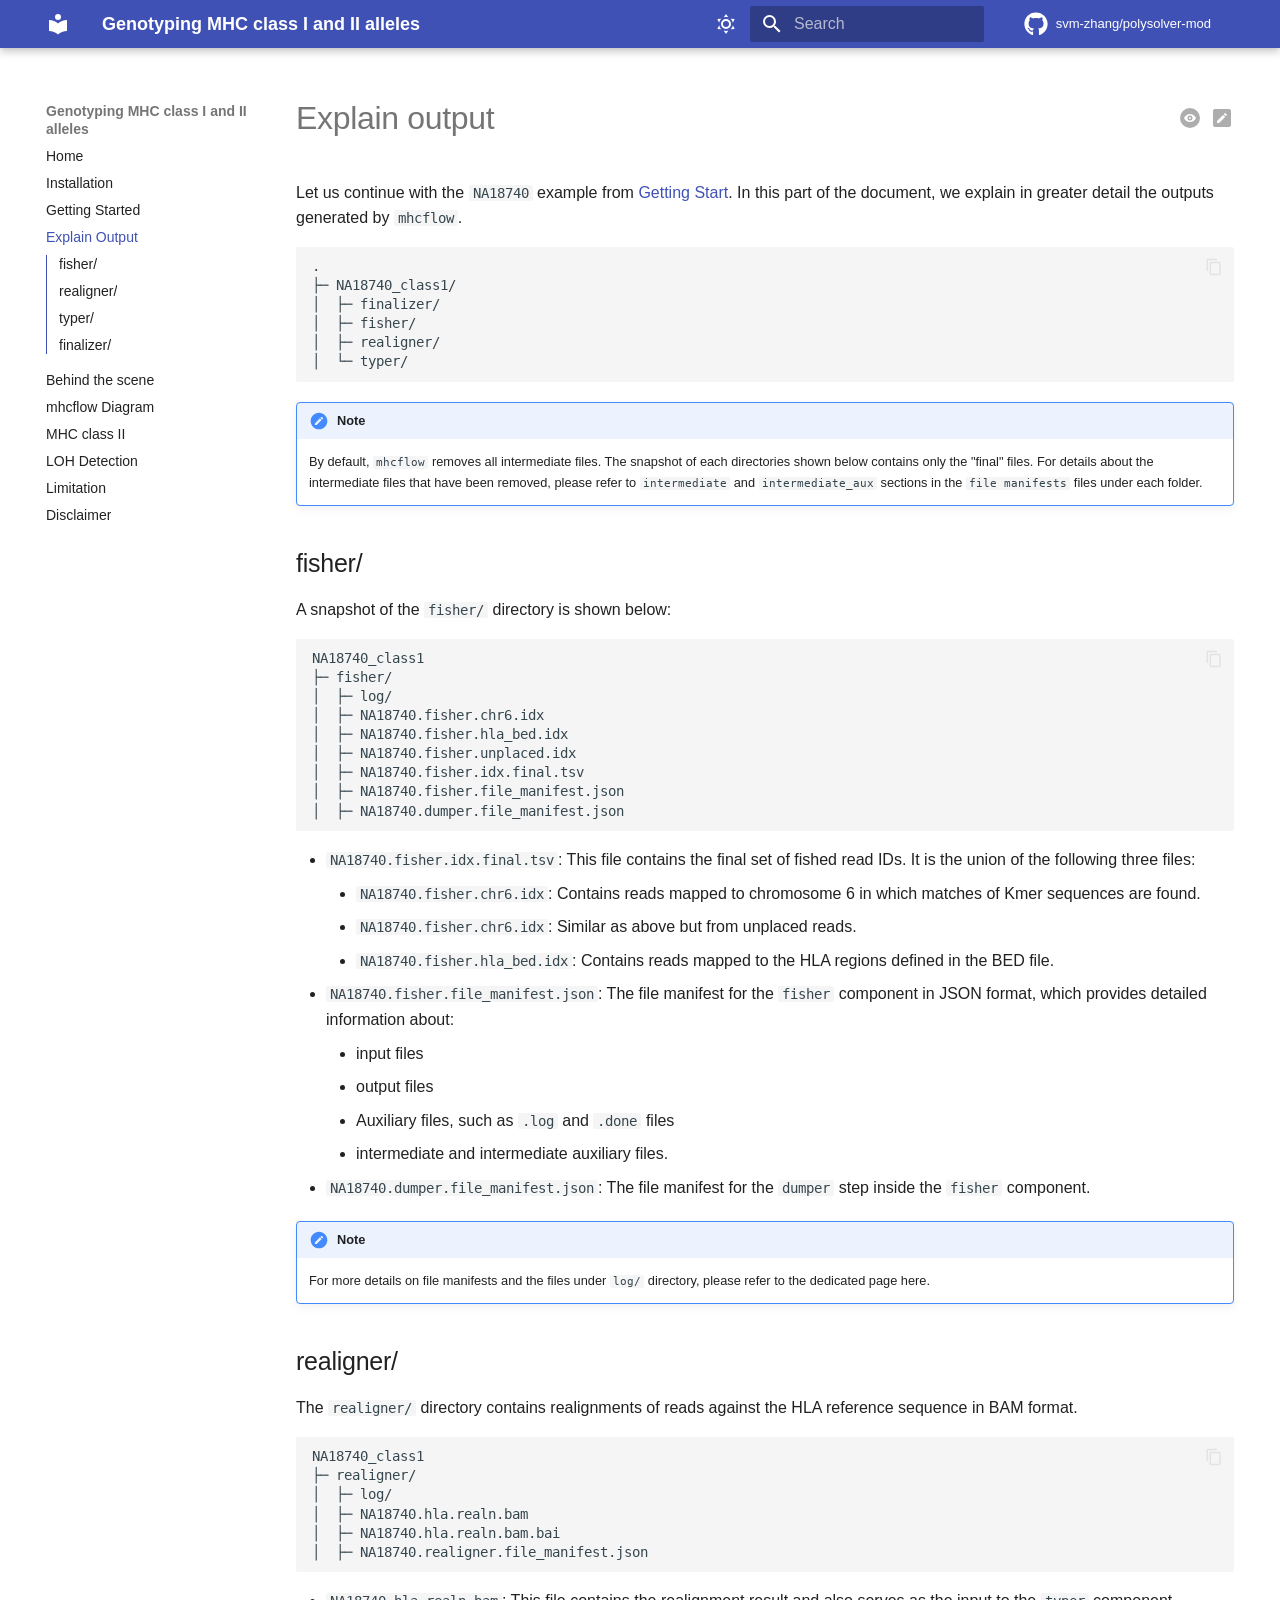
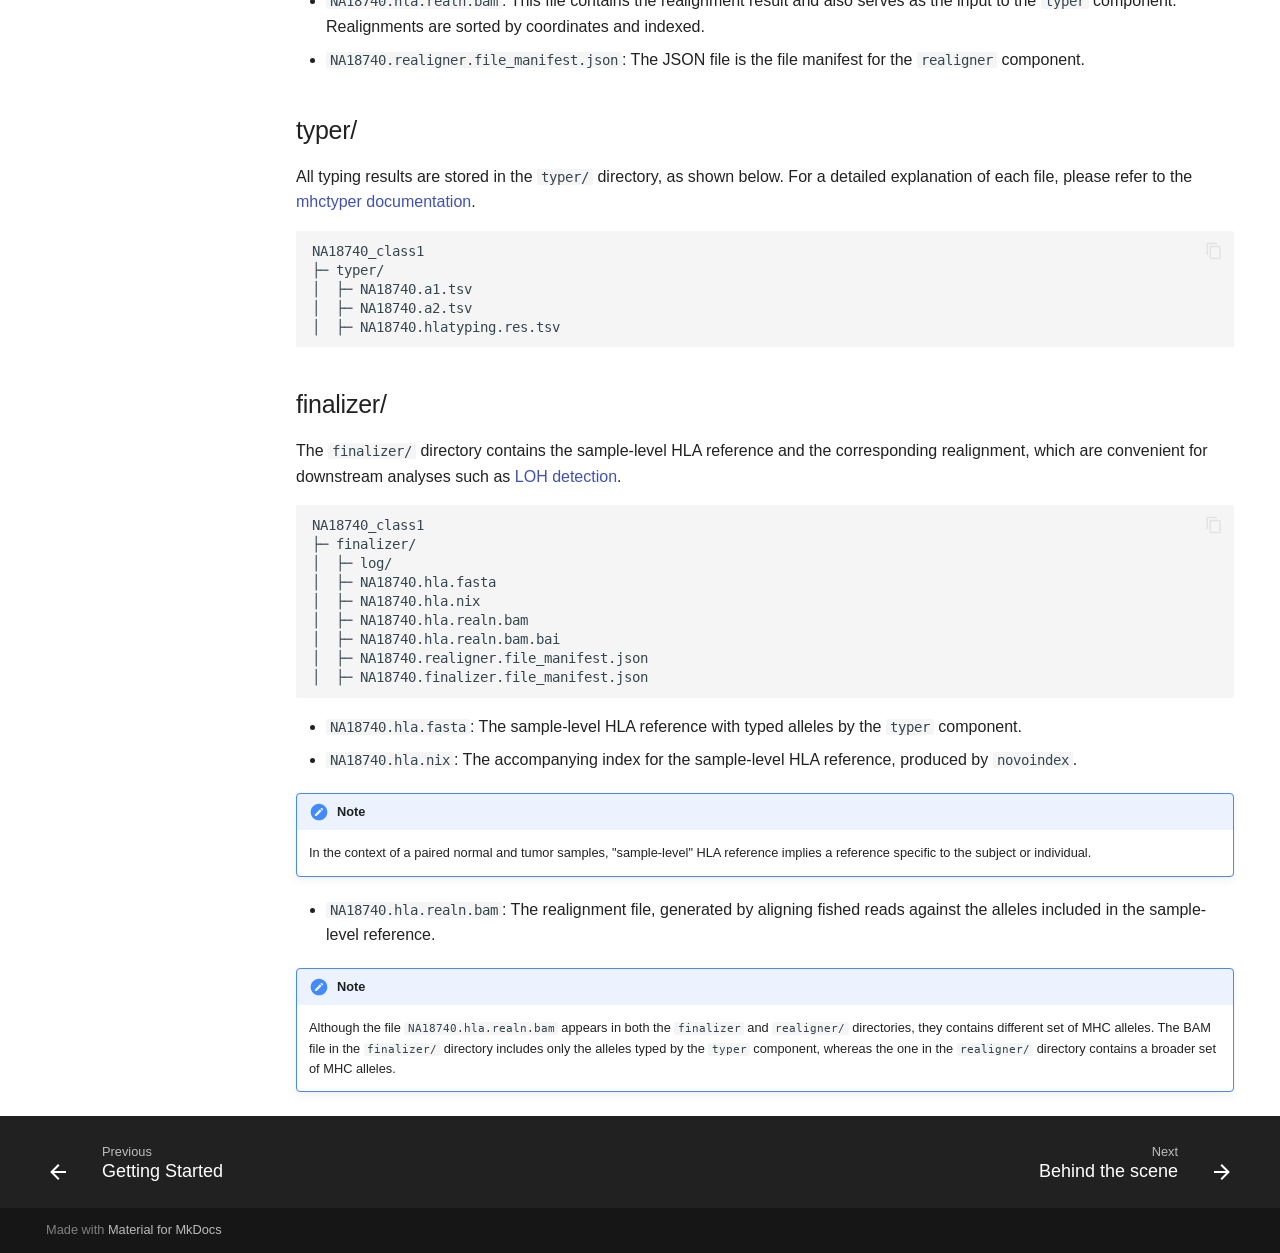
<file: output/index.html>
<!doctype html>
<html lang="en" class="no-js">
  <head>
    
      <meta charset="utf-8">
      <meta name="viewport" content="width=device-width,initial-scale=1">
      
      
      
      
        <link rel="prev" href="../getting_start/">
      
      
        <link rel="next" href="../behind_the_scene/">
      
      
      <link rel="icon" href="../assets/images/favicon.png">
      <meta name="generator" content="mkdocs-1.6.1, mkdocs-material-9.6.14">
    
    
      
        <title>Explain Output - Genotyping MHC class I and II alleles</title>
      
    
    
      <link rel="stylesheet" href="../assets/stylesheets/main.342714a4.min.css">
      
        
        <link rel="stylesheet" href="../assets/stylesheets/palette.06af60db.min.css">
      
      


    
    
      
    
    
      
    
    
      <link rel="stylesheet" href="../stylesheets/extra.css">
    
    <script>__md_scope=new URL("..",location),__md_hash=e=>[...e].reduce(((e,_)=>(e<<5)-e+_.charCodeAt(0)),0),__md_get=(e,_=localStorage,t=__md_scope)=>JSON.parse(_.getItem(t.pathname+"."+e)),__md_set=(e,_,t=localStorage,a=__md_scope)=>{try{t.setItem(a.pathname+"."+e,JSON.stringify(_))}catch(e){}}</script>
    
      

    
    
    
  </head>
  
  
    
    
      
    
    
    
    
    <body dir="ltr" data-md-color-scheme="default" data-md-color-primary="indigo" data-md-color-accent="indigo">
  
    
    <input class="md-toggle" data-md-toggle="drawer" type="checkbox" id="__drawer" autocomplete="off">
    <input class="md-toggle" data-md-toggle="search" type="checkbox" id="__search" autocomplete="off">
    <label class="md-overlay" for="__drawer"></label>
    <div data-md-component="skip">
      
        
        <a href="#explain-output" class="md-skip">
          Skip to content
        </a>
      
    </div>
    <div data-md-component="announce">
      
    </div>
    
    
      

  

<header class="md-header md-header--shadow" data-md-component="header">
  <nav class="md-header__inner md-grid" aria-label="Header">
    <a href=".." title="Genotyping MHC class I and II alleles" class="md-header__button md-logo" aria-label="Genotyping MHC class I and II alleles" data-md-component="logo">
      
  
  <svg xmlns="http://www.w3.org/2000/svg" viewBox="0 0 24 24"><path d="M12 8a3 3 0 0 0 3-3 3 3 0 0 0-3-3 3 3 0 0 0-3 3 3 3 0 0 0 3 3m0 3.54C9.64 9.35 6.5 8 3 8v11c3.5 0 6.64 1.35 9 3.54 2.36-2.19 5.5-3.54 9-3.54V8c-3.5 0-6.64 1.35-9 3.54"/></svg>

    </a>
    <label class="md-header__button md-icon" for="__drawer">
      
      <svg xmlns="http://www.w3.org/2000/svg" viewBox="0 0 24 24"><path d="M3 6h18v2H3zm0 5h18v2H3zm0 5h18v2H3z"/></svg>
    </label>
    <div class="md-header__title" data-md-component="header-title">
      <div class="md-header__ellipsis">
        <div class="md-header__topic">
          <span class="md-ellipsis">
            Genotyping MHC class I and II alleles
          </span>
        </div>
        <div class="md-header__topic" data-md-component="header-topic">
          <span class="md-ellipsis">
            
              Explain Output
            
          </span>
        </div>
      </div>
    </div>
    
      
        <form class="md-header__option" data-md-component="palette">
  
    
    
    
    <input class="md-option" data-md-color-media="(prefers-color-scheme: light)" data-md-color-scheme="default" data-md-color-primary="indigo" data-md-color-accent="indigo"  aria-label="Switch to dark mode"  type="radio" name="__palette" id="__palette_0">
    
      <label class="md-header__button md-icon" title="Switch to dark mode" for="__palette_1" hidden>
        <svg xmlns="http://www.w3.org/2000/svg" viewBox="0 0 24 24"><path d="M12 7a5 5 0 0 1 5 5 5 5 0 0 1-5 5 5 5 0 0 1-5-5 5 5 0 0 1 5-5m0 2a3 3 0 0 0-3 3 3 3 0 0 0 3 3 3 3 0 0 0 3-3 3 3 0 0 0-3-3m0-7 2.39 3.42C13.65 5.15 12.84 5 12 5s-1.65.15-2.39.42zM3.34 7l4.16-.35A7.2 7.2 0 0 0 5.94 8.5c-.44.74-.69 1.5-.83 2.29zm.02 10 1.76-3.77a7.131 7.131 0 0 0 2.38 4.14zM20.65 7l-1.77 3.79a7.02 7.02 0 0 0-2.38-4.15zm-.01 10-4.14.36c.59-.51 1.12-1.14 1.54-1.86.42-.73.69-1.5.83-2.29zM12 22l-2.41-3.44c.74.27 1.55.44 2.41.44.82 0 1.63-.17 2.37-.44z"/></svg>
      </label>
    
  
    
    
    
    <input class="md-option" data-md-color-media="(prefers-color-scheme: dark)" data-md-color-scheme="slate" data-md-color-primary="indigo" data-md-color-accent="indigo"  aria-label="Switch to system preference"  type="radio" name="__palette" id="__palette_1">
    
      <label class="md-header__button md-icon" title="Switch to system preference" for="__palette_0" hidden>
        <svg xmlns="http://www.w3.org/2000/svg" viewBox="0 0 24 24"><path d="m17.75 4.09-2.53 1.94.91 3.06-2.63-1.81-2.63 1.81.91-3.06-2.53-1.94L12.44 4l1.06-3 1.06 3zm3.5 6.91-1.64 1.25.59 1.98-1.7-1.17-1.7 1.17.59-1.98L15.75 11l2.06-.05L18.5 9l.69 1.95zm-2.28 4.95c.83-.08 1.72 1.1 1.19 1.85-.32.45-.66.87-1.08 1.27C15.17 23 8.84 23 4.94 19.07c-3.91-3.9-3.91-10.24 0-14.14.4-.4.82-.76 1.27-1.08.75-.53 1.93.36 1.85 1.19-.27 2.86.69 5.83 2.89 8.02a9.96 9.96 0 0 0 8.02 2.89m-1.64 2.02a12.08 12.08 0 0 1-7.8-3.47c-2.17-2.19-3.33-5-3.49-7.82-2.81 3.14-2.7 7.96.31 10.98 3.02 3.01 7.84 3.12 10.98.31"/></svg>
      </label>
    
  
</form>
      
    
    
      <script>var palette=__md_get("__palette");if(palette&&palette.color){if("(prefers-color-scheme)"===palette.color.media){var media=matchMedia("(prefers-color-scheme: light)"),input=document.querySelector(media.matches?"[data-md-color-media='(prefers-color-scheme: light)']":"[data-md-color-media='(prefers-color-scheme: dark)']");palette.color.media=input.getAttribute("data-md-color-media"),palette.color.scheme=input.getAttribute("data-md-color-scheme"),palette.color.primary=input.getAttribute("data-md-color-primary"),palette.color.accent=input.getAttribute("data-md-color-accent")}for(var[key,value]of Object.entries(palette.color))document.body.setAttribute("data-md-color-"+key,value)}</script>
    
    
    
      
      
        <label class="md-header__button md-icon" for="__search">
          
          <svg xmlns="http://www.w3.org/2000/svg" viewBox="0 0 24 24"><path d="M9.5 3A6.5 6.5 0 0 1 16 9.5c0 1.61-.59 3.09-1.56 4.23l.27.27h.79l5 5-1.5 1.5-5-5v-.79l-.27-.27A6.52 6.52 0 0 1 9.5 16 6.5 6.5 0 0 1 3 9.5 6.5 6.5 0 0 1 9.5 3m0 2C7 5 5 7 5 9.5S7 14 9.5 14 14 12 14 9.5 12 5 9.5 5"/></svg>
        </label>
        <div class="md-search" data-md-component="search" role="dialog">
  <label class="md-search__overlay" for="__search"></label>
  <div class="md-search__inner" role="search">
    <form class="md-search__form" name="search">
      <input type="text" class="md-search__input" name="query" aria-label="Search" placeholder="Search" autocapitalize="off" autocorrect="off" autocomplete="off" spellcheck="false" data-md-component="search-query" required>
      <label class="md-search__icon md-icon" for="__search">
        
        <svg xmlns="http://www.w3.org/2000/svg" viewBox="0 0 24 24"><path d="M9.5 3A6.5 6.5 0 0 1 16 9.5c0 1.61-.59 3.09-1.56 4.23l.27.27h.79l5 5-1.5 1.5-5-5v-.79l-.27-.27A6.52 6.52 0 0 1 9.5 16 6.5 6.5 0 0 1 3 9.5 6.5 6.5 0 0 1 9.5 3m0 2C7 5 5 7 5 9.5S7 14 9.5 14 14 12 14 9.5 12 5 9.5 5"/></svg>
        
        <svg xmlns="http://www.w3.org/2000/svg" viewBox="0 0 24 24"><path d="M20 11v2H8l5.5 5.5-1.42 1.42L4.16 12l7.92-7.92L13.5 5.5 8 11z"/></svg>
      </label>
      <nav class="md-search__options" aria-label="Search">
        
        <button type="reset" class="md-search__icon md-icon" title="Clear" aria-label="Clear" tabindex="-1">
          
          <svg xmlns="http://www.w3.org/2000/svg" viewBox="0 0 24 24"><path d="M19 6.41 17.59 5 12 10.59 6.41 5 5 6.41 10.59 12 5 17.59 6.41 19 12 13.41 17.59 19 19 17.59 13.41 12z"/></svg>
        </button>
      </nav>
      
        <div class="md-search__suggest" data-md-component="search-suggest"></div>
      
    </form>
    <div class="md-search__output">
      <div class="md-search__scrollwrap" tabindex="0" data-md-scrollfix>
        <div class="md-search-result" data-md-component="search-result">
          <div class="md-search-result__meta">
            Initializing search
          </div>
          <ol class="md-search-result__list" role="presentation"></ol>
        </div>
      </div>
    </div>
  </div>
</div>
      
    
    
      <div class="md-header__source">
        <a href="https://github.com/svm-zhang/polysolver-mod" title="Go to repository" class="md-source" data-md-component="source">
  <div class="md-source__icon md-icon">
    
    <svg xmlns="http://www.w3.org/2000/svg" viewBox="0 0 496 512"><!--! Font Awesome Free 6.7.2 by @fontawesome - https://fontawesome.com License - https://fontawesome.com/license/free (Icons: CC BY 4.0, Fonts: SIL OFL 1.1, Code: MIT License) Copyright 2024 Fonticons, Inc.--><path d="M165.9 397.4c0 2-2.3 3.6-5.2 3.6-3.3.3-5.6-1.3-5.6-3.6 0-2 2.3-3.6 5.2-3.6 3-.3 5.6 1.3 5.6 3.6m-31.1-4.5c-.7 2 1.3 4.3 4.3 4.9 2.6 1 5.6 0 6.2-2s-1.3-4.3-4.3-5.2c-2.6-.7-5.5.3-6.2 2.3m44.2-1.7c-2.9.7-4.9 2.6-4.6 4.9.3 2 2.9 3.3 5.9 2.6 2.9-.7 4.9-2.6 4.6-4.6-.3-1.9-3-3.2-5.9-2.9M244.8 8C106.1 8 0 113.3 0 252c0 110.9 69.8 205.8 169.5 239.2 12.8 2.3 17.3-5.6 17.3-12.1 0-6.2-.3-40.4-.3-61.4 0 0-70 15-84.7-29.8 0 0-11.4-29.1-27.8-36.6 0 0-22.9-15.7 1.6-15.4 0 0 24.9 2 38.6 25.8 21.9 38.6 58.6 27.5 72.9 20.9 2.3-16 8.8-27.1 16-33.7-55.9-6.2-112.3-14.3-112.3-110.5 0-27.5 7.6-41.3 23.6-58.9-2.6-6.5-11.1-33.3 2.6-67.9 20.9-6.5 69 27 69 27 20-5.6 41.5-8.5 62.8-8.5s42.8 2.9 62.8 8.5c0 0 48.1-33.6 69-27 13.7 34.7 5.2 61.4 2.6 67.9 16 17.7 25.8 31.5 25.8 58.9 0 96.5-58.9 104.2-114.8 110.5 9.2 7.9 17 22.9 17 46.4 0 33.7-.3 75.4-.3 83.6 0 6.5 4.6 14.4 17.3 12.1C428.2 457.8 496 362.9 496 252 496 113.3 383.5 8 244.8 8M97.2 352.9c-1.3 1-1 3.3.7 5.2 1.6 1.6 3.9 2.3 5.2 1 1.3-1 1-3.3-.7-5.2-1.6-1.6-3.9-2.3-5.2-1m-10.8-8.1c-.7 1.3.3 2.9 2.3 3.9 1.6 1 3.6.7 4.3-.7.7-1.3-.3-2.9-2.3-3.9-2-.6-3.6-.3-4.3.7m32.4 35.6c-1.6 1.3-1 4.3 1.3 6.2 2.3 2.3 5.2 2.6 6.5 1 1.3-1.3.7-4.3-1.3-6.2-2.2-2.3-5.2-2.6-6.5-1m-11.4-14.7c-1.6 1-1.6 3.6 0 5.9s4.3 3.3 5.6 2.3c1.6-1.3 1.6-3.9 0-6.2-1.4-2.3-4-3.3-5.6-2"/></svg>
  </div>
  <div class="md-source__repository">
    svm-zhang/polysolver-mod
  </div>
</a>
      </div>
    
  </nav>
  
</header>
    
    <div class="md-container" data-md-component="container">
      
      
        
          
        
      
      <main class="md-main" data-md-component="main">
        <div class="md-main__inner md-grid">
          
            
              
              <div class="md-sidebar md-sidebar--primary" data-md-component="sidebar" data-md-type="navigation" >
                <div class="md-sidebar__scrollwrap">
                  <div class="md-sidebar__inner">
                    



  

<nav class="md-nav md-nav--primary md-nav--integrated" aria-label="Navigation" data-md-level="0">
  <label class="md-nav__title" for="__drawer">
    <a href=".." title="Genotyping MHC class I and II alleles" class="md-nav__button md-logo" aria-label="Genotyping MHC class I and II alleles" data-md-component="logo">
      
  
  <svg xmlns="http://www.w3.org/2000/svg" viewBox="0 0 24 24"><path d="M12 8a3 3 0 0 0 3-3 3 3 0 0 0-3-3 3 3 0 0 0-3 3 3 3 0 0 0 3 3m0 3.54C9.64 9.35 6.5 8 3 8v11c3.5 0 6.64 1.35 9 3.54 2.36-2.19 5.5-3.54 9-3.54V8c-3.5 0-6.64 1.35-9 3.54"/></svg>

    </a>
    Genotyping MHC class I and II alleles
  </label>
  
    <div class="md-nav__source">
      <a href="https://github.com/svm-zhang/polysolver-mod" title="Go to repository" class="md-source" data-md-component="source">
  <div class="md-source__icon md-icon">
    
    <svg xmlns="http://www.w3.org/2000/svg" viewBox="0 0 496 512"><!--! Font Awesome Free 6.7.2 by @fontawesome - https://fontawesome.com License - https://fontawesome.com/license/free (Icons: CC BY 4.0, Fonts: SIL OFL 1.1, Code: MIT License) Copyright 2024 Fonticons, Inc.--><path d="M165.9 397.4c0 2-2.3 3.6-5.2 3.6-3.3.3-5.6-1.3-5.6-3.6 0-2 2.3-3.6 5.2-3.6 3-.3 5.6 1.3 5.6 3.6m-31.1-4.5c-.7 2 1.3 4.3 4.3 4.9 2.6 1 5.6 0 6.2-2s-1.3-4.3-4.3-5.2c-2.6-.7-5.5.3-6.2 2.3m44.2-1.7c-2.9.7-4.9 2.6-4.6 4.9.3 2 2.9 3.3 5.9 2.6 2.9-.7 4.9-2.6 4.6-4.6-.3-1.9-3-3.2-5.9-2.9M244.8 8C106.1 8 0 113.3 0 252c0 110.9 69.8 205.8 169.5 239.2 12.8 2.3 17.3-5.6 17.3-12.1 0-6.2-.3-40.4-.3-61.4 0 0-70 15-84.7-29.8 0 0-11.4-29.1-27.8-36.6 0 0-22.9-15.7 1.6-15.4 0 0 24.9 2 38.6 25.8 21.9 38.6 58.6 27.5 72.9 20.9 2.3-16 8.8-27.1 16-33.7-55.9-6.2-112.3-14.3-112.3-110.5 0-27.5 7.6-41.3 23.6-58.9-2.6-6.5-11.1-33.3 2.6-67.9 20.9-6.5 69 27 69 27 20-5.6 41.5-8.5 62.8-8.5s42.8 2.9 62.8 8.5c0 0 48.1-33.6 69-27 13.7 34.7 5.2 61.4 2.6 67.9 16 17.7 25.8 31.5 25.8 58.9 0 96.5-58.9 104.2-114.8 110.5 9.2 7.9 17 22.9 17 46.4 0 33.7-.3 75.4-.3 83.6 0 6.5 4.6 14.4 17.3 12.1C428.2 457.8 496 362.9 496 252 496 113.3 383.5 8 244.8 8M97.2 352.9c-1.3 1-1 3.3.7 5.2 1.6 1.6 3.9 2.3 5.2 1 1.3-1 1-3.3-.7-5.2-1.6-1.6-3.9-2.3-5.2-1m-10.8-8.1c-.7 1.3.3 2.9 2.3 3.9 1.6 1 3.6.7 4.3-.7.7-1.3-.3-2.9-2.3-3.9-2-.6-3.6-.3-4.3.7m32.4 35.6c-1.6 1.3-1 4.3 1.3 6.2 2.3 2.3 5.2 2.6 6.5 1 1.3-1.3.7-4.3-1.3-6.2-2.2-2.3-5.2-2.6-6.5-1m-11.4-14.7c-1.6 1-1.6 3.6 0 5.9s4.3 3.3 5.6 2.3c1.6-1.3 1.6-3.9 0-6.2-1.4-2.3-4-3.3-5.6-2"/></svg>
  </div>
  <div class="md-source__repository">
    svm-zhang/polysolver-mod
  </div>
</a>
    </div>
  
  <ul class="md-nav__list" data-md-scrollfix>
    
      
      
  
  
  
  
    <li class="md-nav__item">
      <a href=".." class="md-nav__link">
        
  
  
  <span class="md-ellipsis">
    Home
    
  </span>
  

      </a>
    </li>
  

    
      
      
  
  
  
  
    <li class="md-nav__item">
      <a href="../install/" class="md-nav__link">
        
  
  
  <span class="md-ellipsis">
    Installation
    
  </span>
  

      </a>
    </li>
  

    
      
      
  
  
  
  
    <li class="md-nav__item">
      <a href="../getting_start/" class="md-nav__link">
        
  
  
  <span class="md-ellipsis">
    Getting Started
    
  </span>
  

      </a>
    </li>
  

    
      
      
  
  
    
  
  
  
    <li class="md-nav__item md-nav__item--active">
      
      <input class="md-nav__toggle md-toggle" type="checkbox" id="__toc">
      
      
        
      
      
        <label class="md-nav__link md-nav__link--active" for="__toc">
          
  
  
  <span class="md-ellipsis">
    Explain Output
    
  </span>
  

          <span class="md-nav__icon md-icon"></span>
        </label>
      
      <a href="./" class="md-nav__link md-nav__link--active">
        
  
  
  <span class="md-ellipsis">
    Explain Output
    
  </span>
  

      </a>
      
        

<nav class="md-nav md-nav--secondary" aria-label="Table of contents">
  
  
  
    
  
  
    <label class="md-nav__title" for="__toc">
      <span class="md-nav__icon md-icon"></span>
      Table of contents
    </label>
    <ul class="md-nav__list" data-md-component="toc" data-md-scrollfix>
      
        <li class="md-nav__item">
  <a href="#fisher" class="md-nav__link">
    <span class="md-ellipsis">
      fisher/
    </span>
  </a>
  
</li>
      
        <li class="md-nav__item">
  <a href="#realigner" class="md-nav__link">
    <span class="md-ellipsis">
      realigner/
    </span>
  </a>
  
</li>
      
        <li class="md-nav__item">
  <a href="#typer" class="md-nav__link">
    <span class="md-ellipsis">
      typer/
    </span>
  </a>
  
</li>
      
        <li class="md-nav__item">
  <a href="#finalizer" class="md-nav__link">
    <span class="md-ellipsis">
      finalizer/
    </span>
  </a>
  
</li>
      
    </ul>
  
</nav>
      
    </li>
  

    
      
      
  
  
  
  
    <li class="md-nav__item">
      <a href="../behind_the_scene/" class="md-nav__link">
        
  
  
  <span class="md-ellipsis">
    Behind the scene
    
  </span>
  

      </a>
    </li>
  

    
      
      
  
  
  
  
    <li class="md-nav__item">
      <a href="../diagram/" class="md-nav__link">
        
  
  
  <span class="md-ellipsis">
    mhcflow Diagram
    
  </span>
  

      </a>
    </li>
  

    
      
      
  
  
  
  
    <li class="md-nav__item">
      <a href="../class_ii/" class="md-nav__link">
        
  
  
  <span class="md-ellipsis">
    MHC class II
    
  </span>
  

      </a>
    </li>
  

    
      
      
  
  
  
  
    <li class="md-nav__item">
      <a href="../loh/" class="md-nav__link">
        
  
  
  <span class="md-ellipsis">
    LOH Detection
    
  </span>
  

      </a>
    </li>
  

    
      
      
  
  
  
  
    <li class="md-nav__item">
      <a href="../limitation/" class="md-nav__link">
        
  
  
  <span class="md-ellipsis">
    Limitation
    
  </span>
  

      </a>
    </li>
  

    
      
      
  
  
  
  
    <li class="md-nav__item">
      <a href="../disclaimer/" class="md-nav__link">
        
  
  
  <span class="md-ellipsis">
    Disclaimer
    
  </span>
  

      </a>
    </li>
  

    
  </ul>
</nav>
                  </div>
                </div>
              </div>
            
            
          
          
            <div class="md-content" data-md-component="content">
              <article class="md-content__inner md-typeset">
                
                  


  
    <a href="https://github.com/svm-zhang/polysolver-mod/edit/main/docs/output.md" title="Edit this page" class="md-content__button md-icon">
      
      <svg xmlns="http://www.w3.org/2000/svg" viewBox="0 0 24 24"><path d="M19 3a2 2 0 0 1 2 2v14a2 2 0 0 1-2 2H5a2 2 0 0 1-2-2V5a2 2 0 0 1 2-2zm-2.3 6.35c.22-.21.22-.56 0-.77L15.42 7.3a.53.53 0 0 0-.77 0l-1 1 2.05 2.05zM7 14.94V17h2.06l6.06-6.06-2.06-2.06z"/></svg>
    </a>
  
  
    
      
    
    <a href="https://github.com/svm-zhang/polysolver-mod/raw/main/docs/output.md" title="View source of this page" class="md-content__button md-icon">
      
      <svg xmlns="http://www.w3.org/2000/svg" viewBox="0 0 24 24"><path d="M12 9.5A2.5 2.5 0 0 0 9.5 12a2.5 2.5 0 0 0 2.5 2.5 2.5 2.5 0 0 0 2.5-2.5A2.5 2.5 0 0 0 12 9.5m0 3.5a1 1 0 0 1-1-1 1 1 0 0 1 1-1 1 1 0 0 1 1 1 1 1 0 0 1-1 1m0-3.5A2.5 2.5 0 0 0 9.5 12a2.5 2.5 0 0 0 2.5 2.5 2.5 2.5 0 0 0 2.5-2.5A2.5 2.5 0 0 0 12 9.5m0 3.5a1 1 0 0 1-1-1 1 1 0 0 1 1-1 1 1 0 0 1 1 1 1 1 0 0 1-1 1m0-11A10 10 0 0 0 2 12a10 10 0 0 0 10 10 10 10 0 0 0 10-10A10 10 0 0 0 12 2m0 14c-2.63 0-5-1.57-6-4a6.505 6.505 0 0 1 8.5-3.5A6.52 6.52 0 0 1 18 12c-1 2.43-3.37 4-6 4m0-6.5A2.5 2.5 0 0 0 9.5 12a2.5 2.5 0 0 0 2.5 2.5 2.5 2.5 0 0 0 2.5-2.5A2.5 2.5 0 0 0 12 9.5m0 3.5a1 1 0 0 1-1-1 1 1 0 0 1 1-1 1 1 0 0 1 1 1 1 1 0 0 1-1 1"/></svg>
    </a>
  


<h1 id="explain-output">Explain output<a class="headerlink" href="#explain-output" title="Permanent link">&para;</a></h1>
<p>Let us continue with the <code>NA18740</code> example from
<a href="https://svm-zhang.github.io/mhcflow/getting_start/">Getting Start</a>. In this
part of the document, we explain in greater detail the outputs generated by
<code>mhcflow</code>.</p>
<div class="language-sh highlight"><pre><span></span><code><span id="__span-0-1"><a id="__codelineno-0-1" name="__codelineno-0-1" href="#__codelineno-0-1"></a>.
</span><span id="__span-0-2"><a id="__codelineno-0-2" name="__codelineno-0-2" href="#__codelineno-0-2"></a>├─<span class="w"> </span>NA18740_class1/
</span><span id="__span-0-3"><a id="__codelineno-0-3" name="__codelineno-0-3" href="#__codelineno-0-3"></a>│<span class="w">  </span>├─<span class="w"> </span>finalizer/
</span><span id="__span-0-4"><a id="__codelineno-0-4" name="__codelineno-0-4" href="#__codelineno-0-4"></a>│<span class="w">  </span>├─<span class="w"> </span>fisher/
</span><span id="__span-0-5"><a id="__codelineno-0-5" name="__codelineno-0-5" href="#__codelineno-0-5"></a>│<span class="w">  </span>├─<span class="w"> </span>realigner/
</span><span id="__span-0-6"><a id="__codelineno-0-6" name="__codelineno-0-6" href="#__codelineno-0-6"></a>│<span class="w">  </span>└─<span class="w"> </span>typer/
</span></code></pre></div>
<div class="admonition note">
<p class="admonition-title">Note</p>
<p>By default, <code>mhcflow</code> removes all intermediate files. The snapshot
of each directories shown below contains only the "final" files.
For details about the intermediate files that have been removed, please
refer to <code>intermediate</code> and <code>intermediate_aux</code> sections in the
<code>file manifests</code> files under each folder.</p>
</div>
<h2 id="fisher">fisher/<a class="headerlink" href="#fisher" title="Permanent link">&para;</a></h2>
<p>A snapshot of the <code>fisher/</code> directory is shown below:</p>
<div class="language-sh highlight"><pre><span></span><code><span id="__span-1-1"><a id="__codelineno-1-1" name="__codelineno-1-1" href="#__codelineno-1-1"></a>NA18740_class1
</span><span id="__span-1-2"><a id="__codelineno-1-2" name="__codelineno-1-2" href="#__codelineno-1-2"></a>├─<span class="w"> </span>fisher/
</span><span id="__span-1-3"><a id="__codelineno-1-3" name="__codelineno-1-3" href="#__codelineno-1-3"></a>│<span class="w">  </span>├─<span class="w"> </span>log/
</span><span id="__span-1-4"><a id="__codelineno-1-4" name="__codelineno-1-4" href="#__codelineno-1-4"></a>│<span class="w">  </span>├─<span class="w"> </span>NA18740.fisher.chr6.idx
</span><span id="__span-1-5"><a id="__codelineno-1-5" name="__codelineno-1-5" href="#__codelineno-1-5"></a>│<span class="w">  </span>├─<span class="w"> </span>NA18740.fisher.hla_bed.idx
</span><span id="__span-1-6"><a id="__codelineno-1-6" name="__codelineno-1-6" href="#__codelineno-1-6"></a>│<span class="w">  </span>├─<span class="w"> </span>NA18740.fisher.unplaced.idx
</span><span id="__span-1-7"><a id="__codelineno-1-7" name="__codelineno-1-7" href="#__codelineno-1-7"></a>│<span class="w">  </span>├─<span class="w"> </span>NA18740.fisher.idx.final.tsv
</span><span id="__span-1-8"><a id="__codelineno-1-8" name="__codelineno-1-8" href="#__codelineno-1-8"></a>│<span class="w">  </span>├─<span class="w"> </span>NA18740.fisher.file_manifest.json
</span><span id="__span-1-9"><a id="__codelineno-1-9" name="__codelineno-1-9" href="#__codelineno-1-9"></a>│<span class="w">  </span>├─<span class="w"> </span>NA18740.dumper.file_manifest.json
</span></code></pre></div>
<ul>
<li><code>NA18740.fisher.idx.final.tsv</code>: This file contains the final set of fished
    read IDs. It is the union of the following three files:<ul>
<li><code>NA18740.fisher.chr6.idx</code>: Contains reads mapped to chromosome 6 in which
matches of Kmer sequences are found.</li>
<li><code>NA18740.fisher.chr6.idx</code>: Similar as above but from unplaced reads.</li>
<li><code>NA18740.fisher.hla_bed.idx</code>: Contains reads mapped to the HLA regions
defined in the BED file.</li>
</ul>
</li>
<li><code>NA18740.fisher.file_manifest.json</code>: The file manifest for the <code>fisher</code>
    component in JSON format, which provides detailed information about:<ul>
<li>input files</li>
<li>output files</li>
<li>Auxiliary files, such as <code>.log</code> and <code>.done</code> files</li>
<li>intermediate and intermediate auxiliary files.</li>
</ul>
</li>
<li><code>NA18740.dumper.file_manifest.json</code>: The file manifest for the <code>dumper</code> step
    inside the <code>fisher</code> component. </li>
</ul>
<div class="admonition note">
<p class="admonition-title">Note</p>
<p>For more details on file manifests and the files under <code>log/</code> directory,
please refer to the dedicated page here.</p>
</div>
<h2 id="realigner">realigner/<a class="headerlink" href="#realigner" title="Permanent link">&para;</a></h2>
<p>The <code>realigner/</code> directory contains realignments of reads against the HLA
reference sequence in BAM format.</p>
<div class="language-sh highlight"><pre><span></span><code><span id="__span-2-1"><a id="__codelineno-2-1" name="__codelineno-2-1" href="#__codelineno-2-1"></a>NA18740_class1
</span><span id="__span-2-2"><a id="__codelineno-2-2" name="__codelineno-2-2" href="#__codelineno-2-2"></a>├─<span class="w"> </span>realigner/
</span><span id="__span-2-3"><a id="__codelineno-2-3" name="__codelineno-2-3" href="#__codelineno-2-3"></a>│<span class="w">  </span>├─<span class="w"> </span>log/
</span><span id="__span-2-4"><a id="__codelineno-2-4" name="__codelineno-2-4" href="#__codelineno-2-4"></a>│<span class="w">  </span>├─<span class="w"> </span>NA18740.hla.realn.bam
</span><span id="__span-2-5"><a id="__codelineno-2-5" name="__codelineno-2-5" href="#__codelineno-2-5"></a>│<span class="w">  </span>├─<span class="w"> </span>NA18740.hla.realn.bam.bai
</span><span id="__span-2-6"><a id="__codelineno-2-6" name="__codelineno-2-6" href="#__codelineno-2-6"></a>│<span class="w">  </span>├─<span class="w"> </span>NA18740.realigner.file_manifest.json
</span></code></pre></div>
<ul>
<li><code>NA18740.hla.realn.bam</code>: This file contains the realignment result and
    also serves as the input to the <code>typer</code> component. Realignments are
    sorted by coordinates and indexed.</li>
<li><code>NA18740.realigner.file_manifest.json</code>: The JSON file is the file manifest
    for the <code>realigner</code> component.</li>
</ul>
<h2 id="typer">typer/<a class="headerlink" href="#typer" title="Permanent link">&para;</a></h2>
<p>All typing results are stored in the <code>typer/</code> directory, as shown below.
For a detailed explanation of each file, please refer to the
<a href="https://svm-zhang.github.io/mhctyper/#output-explain">mhctyper documentation</a>.</p>
<div class="language-sh highlight"><pre><span></span><code><span id="__span-3-1"><a id="__codelineno-3-1" name="__codelineno-3-1" href="#__codelineno-3-1"></a>NA18740_class1
</span><span id="__span-3-2"><a id="__codelineno-3-2" name="__codelineno-3-2" href="#__codelineno-3-2"></a>├─<span class="w"> </span>typer/
</span><span id="__span-3-3"><a id="__codelineno-3-3" name="__codelineno-3-3" href="#__codelineno-3-3"></a>│<span class="w">  </span>├─<span class="w"> </span>NA18740.a1.tsv
</span><span id="__span-3-4"><a id="__codelineno-3-4" name="__codelineno-3-4" href="#__codelineno-3-4"></a>│<span class="w">  </span>├─<span class="w"> </span>NA18740.a2.tsv
</span><span id="__span-3-5"><a id="__codelineno-3-5" name="__codelineno-3-5" href="#__codelineno-3-5"></a>│<span class="w">  </span>├─<span class="w"> </span>NA18740.hlatyping.res.tsv
</span></code></pre></div>
<h2 id="finalizer">finalizer/<a class="headerlink" href="#finalizer" title="Permanent link">&para;</a></h2>
<p>The <code>finalizer/</code> directory contains the sample-level HLA reference and
the corresponding realignment, which are convenient for downstream analyses
such as <a href="https://svm-zhang.github.io/mhcflow/loh/">LOH detection</a>.</p>
<div class="language-sh highlight"><pre><span></span><code><span id="__span-4-1"><a id="__codelineno-4-1" name="__codelineno-4-1" href="#__codelineno-4-1"></a>NA18740_class1
</span><span id="__span-4-2"><a id="__codelineno-4-2" name="__codelineno-4-2" href="#__codelineno-4-2"></a>├─<span class="w"> </span>finalizer/
</span><span id="__span-4-3"><a id="__codelineno-4-3" name="__codelineno-4-3" href="#__codelineno-4-3"></a>│<span class="w">  </span>├─<span class="w"> </span>log/
</span><span id="__span-4-4"><a id="__codelineno-4-4" name="__codelineno-4-4" href="#__codelineno-4-4"></a>│<span class="w">  </span>├─<span class="w"> </span>NA18740.hla.fasta
</span><span id="__span-4-5"><a id="__codelineno-4-5" name="__codelineno-4-5" href="#__codelineno-4-5"></a>│<span class="w">  </span>├─<span class="w"> </span>NA18740.hla.nix
</span><span id="__span-4-6"><a id="__codelineno-4-6" name="__codelineno-4-6" href="#__codelineno-4-6"></a>│<span class="w">  </span>├─<span class="w"> </span>NA18740.hla.realn.bam
</span><span id="__span-4-7"><a id="__codelineno-4-7" name="__codelineno-4-7" href="#__codelineno-4-7"></a>│<span class="w">  </span>├─<span class="w"> </span>NA18740.hla.realn.bam.bai
</span><span id="__span-4-8"><a id="__codelineno-4-8" name="__codelineno-4-8" href="#__codelineno-4-8"></a>│<span class="w">  </span>├─<span class="w"> </span>NA18740.realigner.file_manifest.json
</span><span id="__span-4-9"><a id="__codelineno-4-9" name="__codelineno-4-9" href="#__codelineno-4-9"></a>│<span class="w">  </span>├─<span class="w"> </span>NA18740.finalizer.file_manifest.json
</span></code></pre></div>
<ul>
<li><code>NA18740.hla.fasta</code>: The sample-level HLA reference with typed alleles by
    the <code>typer</code> component.</li>
<li><code>NA18740.hla.nix</code>: The accompanying index for the sample-level HLA reference,
    produced by <code>novoindex</code>.</li>
</ul>
<div class="admonition note">
<p class="admonition-title">Note</p>
<p>In the context of a paired normal and tumor
samples, "sample-level" HLA reference implies a reference specific to the
subject or individual.</p>
</div>
<ul>
<li><code>NA18740.hla.realn.bam</code>: The realignment file, generated by aligning fished
    reads against the alleles included in the sample-level reference.</li>
</ul>
<div class="admonition note">
<p class="admonition-title">Note</p>
<p>Although the file <code>NA18740.hla.realn.bam</code> appears in both the <code>finalizer</code> and
<code>realigner/</code> directories, they contains different set of MHC alleles. 
The BAM file in the <code>finalizer/</code> directory includes only the alleles
typed by the <code>typer</code> component, whereas the one in the <code>realigner/</code>
directory contains a broader set of MHC alleles.</p>
</div>












                
              </article>
            </div>
          
          
<script>var target=document.getElementById(location.hash.slice(1));target&&target.name&&(target.checked=target.name.startsWith("__tabbed_"))</script>
        </div>
        
          <button type="button" class="md-top md-icon" data-md-component="top" hidden>
  
  <svg xmlns="http://www.w3.org/2000/svg" viewBox="0 0 24 24"><path d="M13 20h-2V8l-5.5 5.5-1.42-1.42L12 4.16l7.92 7.92-1.42 1.42L13 8z"/></svg>
  Back to top
</button>
        
      </main>
      
        <footer class="md-footer">
  
    
      
      <nav class="md-footer__inner md-grid" aria-label="Footer" >
        
          
          <a href="../getting_start/" class="md-footer__link md-footer__link--prev" aria-label="Previous: Getting Started">
            <div class="md-footer__button md-icon">
              
              <svg xmlns="http://www.w3.org/2000/svg" viewBox="0 0 24 24"><path d="M20 11v2H8l5.5 5.5-1.42 1.42L4.16 12l7.92-7.92L13.5 5.5 8 11z"/></svg>
            </div>
            <div class="md-footer__title">
              <span class="md-footer__direction">
                Previous
              </span>
              <div class="md-ellipsis">
                Getting Started
              </div>
            </div>
          </a>
        
        
          
          <a href="../behind_the_scene/" class="md-footer__link md-footer__link--next" aria-label="Next: Behind the scene">
            <div class="md-footer__title">
              <span class="md-footer__direction">
                Next
              </span>
              <div class="md-ellipsis">
                Behind the scene
              </div>
            </div>
            <div class="md-footer__button md-icon">
              
              <svg xmlns="http://www.w3.org/2000/svg" viewBox="0 0 24 24"><path d="M4 11v2h12l-5.5 5.5 1.42 1.42L19.84 12l-7.92-7.92L10.5 5.5 16 11z"/></svg>
            </div>
          </a>
        
      </nav>
    
  
  <div class="md-footer-meta md-typeset">
    <div class="md-footer-meta__inner md-grid">
      <div class="md-copyright">
  
  
    Made with
    <a href="https://squidfunk.github.io/mkdocs-material/" target="_blank" rel="noopener">
      Material for MkDocs
    </a>
  
</div>
      
    </div>
  </div>
</footer>
      
    </div>
    <div class="md-dialog" data-md-component="dialog">
      <div class="md-dialog__inner md-typeset"></div>
    </div>
    
    
    
      
      <script id="__config" type="application/json">{"base": "..", "features": ["announce.dismiss", "content.action.edit", "content.action.view", "content.code.annotate", "content.code.copy", "navigation.expand", "navigation.footer", "navigation.path", "navigation.sections", "navigation.top", "navigation.tracking", "search.highlight", "search.suggest", "toc.follow", "toc.integrate"], "search": "../assets/javascripts/workers/search.d50fe291.min.js", "tags": null, "translations": {"clipboard.copied": "Copied to clipboard", "clipboard.copy": "Copy to clipboard", "search.result.more.one": "1 more on this page", "search.result.more.other": "# more on this page", "search.result.none": "No matching documents", "search.result.one": "1 matching document", "search.result.other": "# matching documents", "search.result.placeholder": "Type to start searching", "search.result.term.missing": "Missing", "select.version": "Select version"}, "version": null}</script>
    
    
      <script src="../assets/javascripts/bundle.13a4f30d.min.js"></script>
      
    
  </body>
</html>
</file>
<file: stylesheets/extra.css>
@font-face {
  font-family: "DejaVu Sans Mono";
  src: url("../assets/fonts/DejaVuSansMono.ttf") format("truetype");
}

:root {
  --md-code-font: "DejaVu Sans Mono";
}
</file>
<file: assets/stylesheets/main.342714a4.min.css>
@charset "UTF-8";html{-webkit-text-size-adjust:none;-moz-text-size-adjust:none;text-size-adjust:none;box-sizing:border-box}*,:after,:before{box-sizing:inherit}@media (prefers-reduced-motion){*,:after,:before{transition:none!important}}body{margin:0}a,button,input,label{-webkit-tap-highlight-color:transparent}a{color:inherit;text-decoration:none}hr{border:0;box-sizing:initial;display:block;height:.05rem;overflow:visible;padding:0}small{font-size:80%}sub,sup{line-height:1em}img{border-style:none}table{border-collapse:initial;border-spacing:0}td,th{font-weight:400;vertical-align:top}button{background:#0000;border:0;font-family:inherit;font-size:inherit;margin:0;padding:0}input{border:0;outline:none}:root{--md-primary-fg-color:#4051b5;--md-primary-fg-color--light:#5d6cc0;--md-primary-fg-color--dark:#303fa1;--md-primary-bg-color:#fff;--md-primary-bg-color--light:#ffffffb3;--md-accent-fg-color:#526cfe;--md-accent-fg-color--transparent:#526cfe1a;--md-accent-bg-color:#fff;--md-accent-bg-color--light:#ffffffb3}[data-md-color-scheme=default]{color-scheme:light}[data-md-color-scheme=default] img[src$="#gh-dark-mode-only"],[data-md-color-scheme=default] img[src$="#only-dark"]{display:none}:root,[data-md-color-scheme=default]{--md-hue:225deg;--md-default-fg-color:#000000de;--md-default-fg-color--light:#0000008a;--md-default-fg-color--lighter:#00000052;--md-default-fg-color--lightest:#00000012;--md-default-bg-color:#fff;--md-default-bg-color--light:#ffffffb3;--md-default-bg-color--lighter:#ffffff4d;--md-default-bg-color--lightest:#ffffff1f;--md-code-fg-color:#36464e;--md-code-bg-color:#f5f5f5;--md-code-hl-color:#4287ff;--md-code-hl-color--light:#4287ff1a;--md-code-hl-number-color:#d52a2a;--md-code-hl-special-color:#db1457;--md-code-hl-function-color:#a846b9;--md-code-hl-constant-color:#6e59d9;--md-code-hl-keyword-color:#3f6ec6;--md-code-hl-string-color:#1c7d4d;--md-code-hl-name-color:var(--md-code-fg-color);--md-code-hl-operator-color:var(--md-default-fg-color--light);--md-code-hl-punctuation-color:var(--md-default-fg-color--light);--md-code-hl-comment-color:var(--md-default-fg-color--light);--md-code-hl-generic-color:var(--md-default-fg-color--light);--md-code-hl-variable-color:var(--md-default-fg-color--light);--md-typeset-color:var(--md-default-fg-color);--md-typeset-a-color:var(--md-primary-fg-color);--md-typeset-del-color:#f5503d26;--md-typeset-ins-color:#0bd57026;--md-typeset-kbd-color:#fafafa;--md-typeset-kbd-accent-color:#fff;--md-typeset-kbd-border-color:#b8b8b8;--md-typeset-mark-color:#ffff0080;--md-typeset-table-color:#0000001f;--md-typeset-table-color--light:rgba(0,0,0,.035);--md-admonition-fg-color:var(--md-default-fg-color);--md-admonition-bg-color:var(--md-default-bg-color);--md-warning-fg-color:#000000de;--md-warning-bg-color:#ff9;--md-footer-fg-color:#fff;--md-footer-fg-color--light:#ffffffb3;--md-footer-fg-color--lighter:#ffffff73;--md-footer-bg-color:#000000de;--md-footer-bg-color--dark:#00000052;--md-shadow-z1:0 0.2rem 0.5rem #0000000d,0 0 0.05rem #0000001a;--md-shadow-z2:0 0.2rem 0.5rem #0000001a,0 0 0.05rem #00000040;--md-shadow-z3:0 0.2rem 0.5rem #0003,0 0 0.05rem #00000059}.md-icon svg{fill:currentcolor;display:block;height:1.2rem;width:1.2rem}body{-webkit-font-smoothing:antialiased;-moz-osx-font-smoothing:grayscale;--md-text-font-family:var(--md-text-font,_),-apple-system,BlinkMacSystemFont,Helvetica,Arial,sans-serif;--md-code-font-family:var(--md-code-font,_),SFMono-Regular,Consolas,Menlo,monospace}aside,body,input{font-feature-settings:"kern","liga";color:var(--md-typeset-color);font-family:var(--md-text-font-family)}code,kbd,pre{font-feature-settings:"kern";font-family:var(--md-code-font-family)}:root{--md-typeset-table-sort-icon:url('data:image/svg+xml;charset=utf-8,<svg xmlns="http://www.w3.org/2000/svg" viewBox="0 0 24 24"><path d="m18 21-4-4h3V7h-3l4-4 4 4h-3v10h3M2 19v-2h10v2M2 13v-2h7v2M2 7V5h4v2z"/></svg>');--md-typeset-table-sort-icon--asc:url('data:image/svg+xml;charset=utf-8,<svg xmlns="http://www.w3.org/2000/svg" viewBox="0 0 24 24"><path d="M19 17h3l-4 4-4-4h3V3h2M2 17h10v2H2M6 5v2H2V5m0 6h7v2H2z"/></svg>');--md-typeset-table-sort-icon--desc:url('data:image/svg+xml;charset=utf-8,<svg xmlns="http://www.w3.org/2000/svg" viewBox="0 0 24 24"><path d="M19 7h3l-4-4-4 4h3v14h2M2 17h10v2H2M6 5v2H2V5m0 6h7v2H2z"/></svg>')}.md-typeset{-webkit-print-color-adjust:exact;color-adjust:exact;font-size:.8rem;line-height:1.6;overflow-wrap:break-word}@media print{.md-typeset{font-size:.68rem}}.md-typeset blockquote,.md-typeset dl,.md-typeset figure,.md-typeset ol,.md-typeset pre,.md-typeset ul{margin-bottom:1em;margin-top:1em}.md-typeset h1{color:var(--md-default-fg-color--light);font-size:2em;line-height:1.3;margin:0 0 1.25em}.md-typeset h1,.md-typeset h2{font-weight:300;letter-spacing:-.01em}.md-typeset h2{font-size:1.5625em;line-height:1.4;margin:1.6em 0 .64em}.md-typeset h3{font-size:1.25em;font-weight:400;letter-spacing:-.01em;line-height:1.5;margin:1.6em 0 .8em}.md-typeset h2+h3{margin-top:.8em}.md-typeset h4{font-weight:700;letter-spacing:-.01em;margin:1em 0}.md-typeset h5,.md-typeset h6{color:var(--md-default-fg-color--light);font-size:.8em;font-weight:700;letter-spacing:-.01em;margin:1.25em 0}.md-typeset h5{text-transform:uppercase}.md-typeset h5 code{text-transform:none}.md-typeset hr{border-bottom:.05rem solid var(--md-default-fg-color--lightest);display:flow-root;margin:1.5em 0}.md-typeset a{color:var(--md-typeset-a-color);word-break:break-word}.md-typeset a,.md-typeset a:before{transition:color 125ms}.md-typeset a:focus,.md-typeset a:hover{color:var(--md-accent-fg-color)}.md-typeset a:focus code,.md-typeset a:hover code{background-color:var(--md-accent-fg-color--transparent)}.md-typeset a code{color:currentcolor;transition:background-color 125ms}.md-typeset a.focus-visible{outline-color:var(--md-accent-fg-color);outline-offset:.2rem}.md-typeset code,.md-typeset kbd,.md-typeset pre{color:var(--md-code-fg-color);direction:ltr;font-variant-ligatures:none}@media print{.md-typeset code,.md-typeset kbd,.md-typeset pre{white-space:pre-wrap}}.md-typeset code{background-color:var(--md-code-bg-color);border-radius:.1rem;-webkit-box-decoration-break:clone;box-decoration-break:clone;font-size:.85em;padding:0 .2941176471em;word-break:break-word}.md-typeset code:not(.focus-visible){-webkit-tap-highlight-color:transparent;outline:none}.md-typeset pre{display:flow-root;line-height:1.4;position:relative}.md-typeset pre>code{-webkit-box-decoration-break:slice;box-decoration-break:slice;box-shadow:none;display:block;margin:0;outline-color:var(--md-accent-fg-color);overflow:auto;padding:.7720588235em 1.1764705882em;scrollbar-color:var(--md-default-fg-color--lighter) #0000;scrollbar-width:thin;touch-action:auto;word-break:normal}.md-typeset pre>code:hover{scrollbar-color:var(--md-accent-fg-color) #0000}.md-typeset pre>code::-webkit-scrollbar{height:.2rem;width:.2rem}.md-typeset pre>code::-webkit-scrollbar-thumb{background-color:var(--md-default-fg-color--lighter)}.md-typeset pre>code::-webkit-scrollbar-thumb:hover{background-color:var(--md-accent-fg-color)}.md-typeset kbd{background-color:var(--md-typeset-kbd-color);border-radius:.1rem;box-shadow:0 .1rem 0 .05rem var(--md-typeset-kbd-border-color),0 .1rem 0 var(--md-typeset-kbd-border-color),0 -.1rem .2rem var(--md-typeset-kbd-accent-color) inset;color:var(--md-default-fg-color);display:inline-block;font-size:.75em;padding:0 .6666666667em;vertical-align:text-top;word-break:break-word}.md-typeset mark{background-color:var(--md-typeset-mark-color);-webkit-box-decoration-break:clone;box-decoration-break:clone;color:inherit;word-break:break-word}.md-typeset abbr{border-bottom:.05rem dotted var(--md-default-fg-color--light);cursor:help;text-decoration:none}.md-typeset small{opacity:.75}[dir=ltr] .md-typeset sub,[dir=ltr] .md-typeset sup{margin-left:.078125em}[dir=rtl] .md-typeset sub,[dir=rtl] .md-typeset sup{margin-right:.078125em}[dir=ltr] .md-typeset blockquote{padding-left:.6rem}[dir=rtl] .md-typeset blockquote{padding-right:.6rem}[dir=ltr] .md-typeset blockquote{border-left:.2rem solid var(--md-default-fg-color--lighter)}[dir=rtl] .md-typeset blockquote{border-right:.2rem solid var(--md-default-fg-color--lighter)}.md-typeset blockquote{color:var(--md-default-fg-color--light);margin-left:0;margin-right:0}.md-typeset ul{list-style-type:disc}.md-typeset ul[type]{list-style-type:revert-layer}[dir=ltr] .md-typeset ol,[dir=ltr] .md-typeset ul{margin-left:.625em}[dir=rtl] .md-typeset ol,[dir=rtl] .md-typeset ul{margin-right:.625em}.md-typeset ol,.md-typeset ul{padding:0}.md-typeset ol:not([hidden]),.md-typeset ul:not([hidden]){display:flow-root}.md-typeset ol ol,.md-typeset ul ol{list-style-type:lower-alpha}.md-typeset ol ol ol,.md-typeset ul ol ol{list-style-type:lower-roman}.md-typeset ol ol ol ol,.md-typeset ul ol ol ol{list-style-type:upper-alpha}.md-typeset ol ol ol ol ol,.md-typeset ul ol ol ol ol{list-style-type:upper-roman}.md-typeset ol[type],.md-typeset ul[type]{list-style-type:revert-layer}[dir=ltr] .md-typeset ol li,[dir=ltr] .md-typeset ul li{margin-left:1.25em}[dir=rtl] .md-typeset ol li,[dir=rtl] .md-typeset ul li{margin-right:1.25em}.md-typeset ol li,.md-typeset ul li{margin-bottom:.5em}.md-typeset ol li blockquote,.md-typeset ol li p,.md-typeset ul li blockquote,.md-typeset ul li p{margin:.5em 0}.md-typeset ol li:last-child,.md-typeset ul li:last-child{margin-bottom:0}[dir=ltr] .md-typeset ol li ol,[dir=ltr] .md-typeset ol li ul,[dir=ltr] .md-typeset ul li ol,[dir=ltr] .md-typeset ul li ul{margin-left:.625em}[dir=rtl] .md-typeset ol li ol,[dir=rtl] .md-typeset ol li ul,[dir=rtl] .md-typeset ul li ol,[dir=rtl] .md-typeset ul li ul{margin-right:.625em}.md-typeset ol li ol,.md-typeset ol li ul,.md-typeset ul li ol,.md-typeset ul li ul{margin-bottom:.5em;margin-top:.5em}[dir=ltr] .md-typeset dd{margin-left:1.875em}[dir=rtl] .md-typeset dd{margin-right:1.875em}.md-typeset dd{margin-bottom:1.5em;margin-top:1em}.md-typeset img,.md-typeset svg,.md-typeset video{height:auto;max-width:100%}.md-typeset img[align=left]{margin:1em 1em 1em 0}.md-typeset img[align=right]{margin:1em 0 1em 1em}.md-typeset img[align]:only-child{margin-top:0}.md-typeset figure{display:flow-root;margin:1em auto;max-width:100%;text-align:center;width:-moz-fit-content;width:fit-content}.md-typeset figure img{display:block;margin:0 auto}.md-typeset figcaption{font-style:italic;margin:1em auto;max-width:24rem}.md-typeset iframe{max-width:100%}.md-typeset table:not([class]){background-color:var(--md-default-bg-color);border:.05rem solid var(--md-typeset-table-color);border-radius:.1rem;display:inline-block;font-size:.64rem;max-width:100%;overflow:auto;touch-action:auto}@media print{.md-typeset table:not([class]){display:table}}.md-typeset table:not([class])+*{margin-top:1.5em}.md-typeset table:not([class]) td>:first-child,.md-typeset table:not([class]) th>:first-child{margin-top:0}.md-typeset table:not([class]) td>:last-child,.md-typeset table:not([class]) th>:last-child{margin-bottom:0}.md-typeset table:not([class]) td:not([align]),.md-typeset table:not([class]) th:not([align]){text-align:left}[dir=rtl] .md-typeset table:not([class]) td:not([align]),[dir=rtl] .md-typeset table:not([class]) th:not([align]){text-align:right}.md-typeset table:not([class]) th{font-weight:700;min-width:5rem;padding:.9375em 1.25em;vertical-align:top}.md-typeset table:not([class]) td{border-top:.05rem solid var(--md-typeset-table-color);padding:.9375em 1.25em;vertical-align:top}.md-typeset table:not([class]) tbody tr{transition:background-color 125ms}.md-typeset table:not([class]) tbody tr:hover{background-color:var(--md-typeset-table-color--light);box-shadow:0 .05rem 0 var(--md-default-bg-color) inset}.md-typeset table:not([class]) a{word-break:normal}.md-typeset table th[role=columnheader]{cursor:pointer}[dir=ltr] .md-typeset table th[role=columnheader]:after{margin-left:.5em}[dir=rtl] .md-typeset table th[role=columnheader]:after{margin-right:.5em}.md-typeset table th[role=columnheader]:after{content:"";display:inline-block;height:1.2em;-webkit-mask-image:var(--md-typeset-table-sort-icon);mask-image:var(--md-typeset-table-sort-icon);-webkit-mask-repeat:no-repeat;mask-repeat:no-repeat;-webkit-mask-size:contain;mask-size:contain;transition:background-color 125ms;vertical-align:text-bottom;width:1.2em}.md-typeset table th[role=columnheader]:hover:after{background-color:var(--md-default-fg-color--lighter)}.md-typeset table th[role=columnheader][aria-sort=ascending]:after{background-color:var(--md-default-fg-color--light);-webkit-mask-image:var(--md-typeset-table-sort-icon--asc);mask-image:var(--md-typeset-table-sort-icon--asc)}.md-typeset table th[role=columnheader][aria-sort=descending]:after{background-color:var(--md-default-fg-color--light);-webkit-mask-image:var(--md-typeset-table-sort-icon--desc);mask-image:var(--md-typeset-table-sort-icon--desc)}.md-typeset__scrollwrap{margin:1em -.8rem;overflow-x:auto;touch-action:auto}.md-typeset__table{display:inline-block;margin-bottom:.5em;padding:0 .8rem}@media print{.md-typeset__table{display:block}}html .md-typeset__table table{display:table;margin:0;overflow:hidden;width:100%}@media screen and (max-width:44.984375em){.md-content__inner>pre{margin:1em -.8rem}.md-content__inner>pre code{border-radius:0}}.md-typeset .md-author{border-radius:100%;display:block;flex-shrink:0;height:1.6rem;overflow:hidden;position:relative;transition:color 125ms,transform 125ms;width:1.6rem}.md-typeset .md-author img{display:block}.md-typeset .md-author--more{background:var(--md-default-fg-color--lightest);color:var(--md-default-fg-color--lighter);font-size:.6rem;font-weight:700;line-height:1.6rem;text-align:center}.md-typeset .md-author--long{height:2.4rem;width:2.4rem}.md-typeset a.md-author{transform:scale(1)}.md-typeset a.md-author img{border-radius:100%;filter:grayscale(100%) opacity(75%);transition:filter 125ms}.md-typeset a.md-author:focus,.md-typeset a.md-author:hover{transform:scale(1.1);z-index:1}.md-typeset a.md-author:focus img,.md-typeset a.md-author:hover img{filter:grayscale(0)}.md-banner{background-color:var(--md-footer-bg-color);color:var(--md-footer-fg-color);overflow:auto}@media print{.md-banner{display:none}}.md-banner--warning{background-color:var(--md-warning-bg-color);color:var(--md-warning-fg-color)}.md-banner__inner{font-size:.7rem;margin:.6rem auto;padding:0 .8rem}[dir=ltr] .md-banner__button{float:right}[dir=rtl] .md-banner__button{float:left}.md-banner__button{color:inherit;cursor:pointer;transition:opacity .25s}.no-js .md-banner__button{display:none}.md-banner__button:hover{opacity:.7}html{font-size:125%;height:100%;overflow-x:hidden}@media screen and (min-width:100em){html{font-size:137.5%}}@media screen and (min-width:125em){html{font-size:150%}}body{background-color:var(--md-default-bg-color);display:flex;flex-direction:column;font-size:.5rem;min-height:100%;position:relative;width:100%}@media print{body{display:block}}@media screen and (max-width:59.984375em){body[data-md-scrolllock]{position:fixed}}.md-grid{margin-left:auto;margin-right:auto;max-width:61rem}.md-container{display:flex;flex-direction:column;flex-grow:1}@media print{.md-container{display:block}}.md-main{flex-grow:1}.md-main__inner{display:flex;height:100%;margin-top:1.5rem}.md-ellipsis{overflow:hidden;text-overflow:ellipsis}.md-toggle{display:none}.md-option{height:0;opacity:0;position:absolute;width:0}.md-option:checked+label:not([hidden]){display:block}.md-option.focus-visible+label{outline-color:var(--md-accent-fg-color);outline-style:auto}.md-skip{background-color:var(--md-default-fg-color);border-radius:.1rem;color:var(--md-default-bg-color);font-size:.64rem;margin:.5rem;opacity:0;outline-color:var(--md-accent-fg-color);padding:.3rem .5rem;position:fixed;transform:translateY(.4rem);z-index:-1}.md-skip:focus{opacity:1;transform:translateY(0);transition:transform .25s cubic-bezier(.4,0,.2,1),opacity 175ms 75ms;z-index:10}@page{margin:25mm}:root{--md-clipboard-icon:url('data:image/svg+xml;charset=utf-8,<svg xmlns="http://www.w3.org/2000/svg" viewBox="0 0 24 24"><path d="M19 21H8V7h11m0-2H8a2 2 0 0 0-2 2v14a2 2 0 0 0 2 2h11a2 2 0 0 0 2-2V7a2 2 0 0 0-2-2m-3-4H4a2 2 0 0 0-2 2v14h2V3h12z"/></svg>')}.md-clipboard{border-radius:.1rem;color:var(--md-default-fg-color--lightest);cursor:pointer;height:1.5em;outline-color:var(--md-accent-fg-color);outline-offset:.1rem;position:absolute;right:.5em;top:.5em;transition:color .25s;width:1.5em;z-index:1}@media print{.md-clipboard{display:none}}.md-clipboard:not(.focus-visible){-webkit-tap-highlight-color:transparent;outline:none}:hover>.md-clipboard{color:var(--md-default-fg-color--light)}.md-clipboard:focus,.md-clipboard:hover{color:var(--md-accent-fg-color)}.md-clipboard:after{background-color:currentcolor;content:"";display:block;height:1.125em;margin:0 auto;-webkit-mask-image:var(--md-clipboard-icon);mask-image:var(--md-clipboard-icon);-webkit-mask-position:center;mask-position:center;-webkit-mask-repeat:no-repeat;mask-repeat:no-repeat;-webkit-mask-size:contain;mask-size:contain;width:1.125em}.md-clipboard--inline{cursor:pointer}.md-clipboard--inline code{transition:color .25s,background-color .25s}.md-clipboard--inline:focus code,.md-clipboard--inline:hover code{background-color:var(--md-accent-fg-color--transparent);color:var(--md-accent-fg-color)}.md-typeset .md-code__content{display:grid}@keyframes consent{0%{opacity:0;transform:translateY(100%)}to{opacity:1;transform:translateY(0)}}@keyframes overlay{0%{opacity:0}to{opacity:1}}.md-consent__overlay{animation:overlay .25s both;-webkit-backdrop-filter:blur(.1rem);backdrop-filter:blur(.1rem);background-color:#0000008a;height:100%;opacity:1;position:fixed;top:0;width:100%;z-index:5}.md-consent__inner{animation:consent .5s cubic-bezier(.1,.7,.1,1) both;background-color:var(--md-default-bg-color);border:0;border-radius:.1rem;bottom:0;box-shadow:0 0 .2rem #0000001a,0 .2rem .4rem #0003;max-height:100%;overflow:auto;padding:0;position:fixed;width:100%;z-index:5}.md-consent__form{padding:.8rem}.md-consent__settings{display:none;margin:1em 0}input:checked+.md-consent__settings{display:block}.md-consent__controls{margin-bottom:.8rem}.md-typeset .md-consent__controls .md-button{display:inline}@media screen and (max-width:44.984375em){.md-typeset .md-consent__controls .md-button{display:block;margin-top:.4rem;text-align:center;width:100%}}.md-consent label{cursor:pointer}.md-content{flex-grow:1;min-width:0}.md-content__inner{margin:0 .8rem 1.2rem;padding-top:.6rem}@media screen and (min-width:76.25em){[dir=ltr] .md-sidebar--primary:not([hidden])~.md-content>.md-content__inner{margin-left:1.2rem}[dir=ltr] .md-sidebar--secondary:not([hidden])~.md-content>.md-content__inner,[dir=rtl] .md-sidebar--primary:not([hidden])~.md-content>.md-content__inner{margin-right:1.2rem}[dir=rtl] .md-sidebar--secondary:not([hidden])~.md-content>.md-content__inner{margin-left:1.2rem}}.md-content__inner:before{content:"";display:block;height:.4rem}.md-content__inner>:last-child{margin-bottom:0}[dir=ltr] .md-content__button{float:right}[dir=rtl] .md-content__button{float:left}[dir=ltr] .md-content__button{margin-left:.4rem}[dir=rtl] .md-content__button{margin-right:.4rem}.md-content__button{margin:.4rem 0;padding:0}@media print{.md-content__button{display:none}}.md-typeset .md-content__button{color:var(--md-default-fg-color--lighter)}.md-content__button svg{display:inline;vertical-align:top}[dir=rtl] .md-content__button svg{transform:scaleX(-1)}[dir=ltr] .md-dialog{right:.8rem}[dir=rtl] .md-dialog{left:.8rem}.md-dialog{background-color:var(--md-default-fg-color);border-radius:.1rem;bottom:.8rem;box-shadow:var(--md-shadow-z3);min-width:11.1rem;opacity:0;padding:.4rem .6rem;pointer-events:none;position:fixed;transform:translateY(100%);transition:transform 0ms .4s,opacity .4s;z-index:4}@media print{.md-dialog{display:none}}.md-dialog--active{opacity:1;pointer-events:auto;transform:translateY(0);transition:transform .4s cubic-bezier(.075,.85,.175,1),opacity .4s}.md-dialog__inner{color:var(--md-default-bg-color);font-size:.7rem}.md-feedback{margin:2em 0 1em;text-align:center}.md-feedback fieldset{border:none;margin:0;padding:0}.md-feedback__title{font-weight:700;margin:1em auto}.md-feedback__inner{position:relative}.md-feedback__list{display:flex;flex-wrap:wrap;place-content:baseline center;position:relative}.md-feedback__list:hover .md-icon:not(:disabled){color:var(--md-default-fg-color--lighter)}:disabled .md-feedback__list{min-height:1.8rem}.md-feedback__icon{color:var(--md-default-fg-color--light);cursor:pointer;flex-shrink:0;margin:0 .1rem;transition:color 125ms}.md-feedback__icon:not(:disabled).md-icon:hover{color:var(--md-accent-fg-color)}.md-feedback__icon:disabled{color:var(--md-default-fg-color--lightest);pointer-events:none}.md-feedback__note{opacity:0;position:relative;transform:translateY(.4rem);transition:transform .4s cubic-bezier(.1,.7,.1,1),opacity .15s}.md-feedback__note>*{margin:0 auto;max-width:16rem}:disabled .md-feedback__note{opacity:1;transform:translateY(0)}@media print{.md-feedback{display:none}}.md-footer{background-color:var(--md-footer-bg-color);color:var(--md-footer-fg-color)}@media print{.md-footer{display:none}}.md-footer__inner{justify-content:space-between;overflow:auto;padding:.2rem}.md-footer__inner:not([hidden]){display:flex}.md-footer__link{align-items:end;display:flex;flex-grow:0.01;margin-bottom:.4rem;margin-top:1rem;max-width:100%;outline-color:var(--md-accent-fg-color);overflow:hidden;transition:opacity .25s}.md-footer__link:focus,.md-footer__link:hover{opacity:.7}[dir=rtl] .md-footer__link svg{transform:scaleX(-1)}@media screen and (max-width:44.984375em){.md-footer__link--prev{flex-shrink:0}.md-footer__link--prev .md-footer__title{display:none}}[dir=ltr] .md-footer__link--next{margin-left:auto}[dir=rtl] .md-footer__link--next{margin-right:auto}.md-footer__link--next{text-align:right}[dir=rtl] .md-footer__link--next{text-align:left}.md-footer__title{flex-grow:1;font-size:.9rem;margin-bottom:.7rem;max-width:calc(100% - 2.4rem);padding:0 1rem;white-space:nowrap}.md-footer__button{margin:.2rem;padding:.4rem}.md-footer__direction{font-size:.64rem;opacity:.7}.md-footer-meta{background-color:var(--md-footer-bg-color--dark)}.md-footer-meta__inner{display:flex;flex-wrap:wrap;justify-content:space-between;padding:.2rem}html .md-footer-meta.md-typeset a{color:var(--md-footer-fg-color--light)}html .md-footer-meta.md-typeset a:focus,html .md-footer-meta.md-typeset a:hover{color:var(--md-footer-fg-color)}.md-copyright{color:var(--md-footer-fg-color--lighter);font-size:.64rem;margin:auto .6rem;padding:.4rem 0;width:100%}@media screen and (min-width:45em){.md-copyright{width:auto}}.md-copyright__highlight{color:var(--md-footer-fg-color--light)}.md-social{display:inline-flex;gap:.2rem;margin:0 .4rem;padding:.2rem 0 .6rem}@media screen and (min-width:45em){.md-social{padding:.6rem 0}}.md-social__link{display:inline-block;height:1.6rem;text-align:center;width:1.6rem}.md-social__link:before{line-height:1.9}.md-social__link svg{fill:currentcolor;max-height:.8rem;vertical-align:-25%}.md-typeset .md-button{border:.1rem solid;border-radius:.1rem;color:var(--md-primary-fg-color);cursor:pointer;display:inline-block;font-weight:700;padding:.625em 2em;transition:color 125ms,background-color 125ms,border-color 125ms}.md-typeset .md-button--primary{background-color:var(--md-primary-fg-color);border-color:var(--md-primary-fg-color);color:var(--md-primary-bg-color)}.md-typeset .md-button:focus,.md-typeset .md-button:hover{background-color:var(--md-accent-fg-color);border-color:var(--md-accent-fg-color);color:var(--md-accent-bg-color)}[dir=ltr] .md-typeset .md-input{border-top-left-radius:.1rem}[dir=ltr] .md-typeset .md-input,[dir=rtl] .md-typeset .md-input{border-top-right-radius:.1rem}[dir=rtl] .md-typeset .md-input{border-top-left-radius:.1rem}.md-typeset .md-input{border-bottom:.1rem solid var(--md-default-fg-color--lighter);box-shadow:var(--md-shadow-z1);font-size:.8rem;height:1.8rem;padding:0 .6rem;transition:border .25s,box-shadow .25s}.md-typeset .md-input:focus,.md-typeset .md-input:hover{border-bottom-color:var(--md-accent-fg-color);box-shadow:var(--md-shadow-z2)}.md-typeset .md-input--stretch{width:100%}.md-header{background-color:var(--md-primary-fg-color);box-shadow:0 0 .2rem #0000,0 .2rem .4rem #0000;color:var(--md-primary-bg-color);display:block;left:0;position:sticky;right:0;top:0;z-index:4}@media print{.md-header{display:none}}.md-header[hidden]{transform:translateY(-100%);transition:transform .25s cubic-bezier(.8,0,.6,1),box-shadow .25s}.md-header--shadow{box-shadow:0 0 .2rem #0000001a,0 .2rem .4rem #0003;transition:transform .25s cubic-bezier(.1,.7,.1,1),box-shadow .25s}.md-header__inner{align-items:center;display:flex;padding:0 .2rem}.md-header__button{color:currentcolor;cursor:pointer;margin:.2rem;outline-color:var(--md-accent-fg-color);padding:.4rem;position:relative;transition:opacity .25s;vertical-align:middle;z-index:1}.md-header__button:hover{opacity:.7}.md-header__button:not([hidden]){display:inline-block}.md-header__button:not(.focus-visible){-webkit-tap-highlight-color:transparent;outline:none}.md-header__button.md-logo{margin:.2rem;padding:.4rem}@media screen and (max-width:76.234375em){.md-header__button.md-logo{display:none}}.md-header__button.md-logo img,.md-header__button.md-logo svg{fill:currentcolor;display:block;height:1.2rem;width:auto}@media screen and (min-width:60em){.md-header__button[for=__search]{display:none}}.no-js .md-header__button[for=__search]{display:none}[dir=rtl] .md-header__button[for=__search] svg{transform:scaleX(-1)}@media screen and (min-width:76.25em){.md-header__button[for=__drawer]{display:none}}.md-header__topic{display:flex;max-width:100%;position:absolute;transition:transform .4s cubic-bezier(.1,.7,.1,1),opacity .15s;white-space:nowrap}.md-header__topic+.md-header__topic{opacity:0;pointer-events:none;transform:translateX(1.25rem);transition:transform .4s cubic-bezier(1,.7,.1,.1),opacity .15s;z-index:-1}[dir=rtl] .md-header__topic+.md-header__topic{transform:translateX(-1.25rem)}.md-header__topic:first-child{font-weight:700}[dir=ltr] .md-header__title{margin-left:1rem;margin-right:.4rem}[dir=rtl] .md-header__title{margin-left:.4rem;margin-right:1rem}.md-header__title{flex-grow:1;font-size:.9rem;height:2.4rem;line-height:2.4rem}.md-header__title--active .md-header__topic{opacity:0;pointer-events:none;transform:translateX(-1.25rem);transition:transform .4s cubic-bezier(1,.7,.1,.1),opacity .15s;z-index:-1}[dir=rtl] .md-header__title--active .md-header__topic{transform:translateX(1.25rem)}.md-header__title--active .md-header__topic+.md-header__topic{opacity:1;pointer-events:auto;transform:translateX(0);transition:transform .4s cubic-bezier(.1,.7,.1,1),opacity .15s;z-index:0}.md-header__title>.md-header__ellipsis{height:100%;position:relative;width:100%}.md-header__option{display:flex;flex-shrink:0;max-width:100%;transition:max-width 0ms .25s,opacity .25s .25s;white-space:nowrap}[data-md-toggle=search]:checked~.md-header .md-header__option{max-width:0;opacity:0;transition:max-width 0ms,opacity 0ms}.md-header__option>input{bottom:0}.md-header__source{display:none}@media screen and (min-width:60em){[dir=ltr] .md-header__source{margin-left:1rem}[dir=rtl] .md-header__source{margin-right:1rem}.md-header__source{display:block;max-width:11.7rem;width:11.7rem}}@media screen and (min-width:76.25em){[dir=ltr] .md-header__source{margin-left:1.4rem}[dir=rtl] .md-header__source{margin-right:1.4rem}}.md-meta{color:var(--md-default-fg-color--light);font-size:.7rem;line-height:1.3}.md-meta__list{display:inline-flex;flex-wrap:wrap;list-style:none;margin:0;padding:0}.md-meta__item:not(:last-child):after{content:"·";margin-left:.2rem;margin-right:.2rem}.md-meta__link{color:var(--md-typeset-a-color)}.md-meta__link:focus,.md-meta__link:hover{color:var(--md-accent-fg-color)}.md-draft{background-color:#ff1744;border-radius:.125em;color:#fff;display:inline-block;font-weight:700;padding-left:.5714285714em;padding-right:.5714285714em}:root{--md-nav-icon--prev:url('data:image/svg+xml;charset=utf-8,<svg xmlns="http://www.w3.org/2000/svg" viewBox="0 0 24 24"><path d="M20 11v2H8l5.5 5.5-1.42 1.42L4.16 12l7.92-7.92L13.5 5.5 8 11z"/></svg>');--md-nav-icon--next:url('data:image/svg+xml;charset=utf-8,<svg xmlns="http://www.w3.org/2000/svg" viewBox="0 0 24 24"><path d="M8.59 16.58 13.17 12 8.59 7.41 10 6l6 6-6 6z"/></svg>');--md-toc-icon:url('data:image/svg+xml;charset=utf-8,<svg xmlns="http://www.w3.org/2000/svg" viewBox="0 0 24 24"><path d="M3 9h14V7H3zm0 4h14v-2H3zm0 4h14v-2H3zm16 0h2v-2h-2zm0-10v2h2V7zm0 6h2v-2h-2z"/></svg>')}.md-nav{font-size:.7rem;line-height:1.3}.md-nav__title{color:var(--md-default-fg-color--light);display:block;font-weight:700;overflow:hidden;padding:0 .6rem;text-overflow:ellipsis}.md-nav__title .md-nav__button{display:none}.md-nav__title .md-nav__button img{height:100%;width:auto}.md-nav__title .md-nav__button.md-logo img,.md-nav__title .md-nav__button.md-logo svg{fill:currentcolor;display:block;height:2.4rem;max-width:100%;object-fit:contain;width:auto}.md-nav__list{list-style:none;margin:0;padding:0}.md-nav__link{align-items:flex-start;display:flex;gap:.4rem;margin-top:.625em;scroll-snap-align:start;transition:color 125ms}.md-nav__link--passed{color:var(--md-default-fg-color--light)}.md-nav__item .md-nav__link--active,.md-nav__item .md-nav__link--active code{color:var(--md-typeset-a-color)}.md-nav__link .md-ellipsis{position:relative}[dir=ltr] .md-nav__link .md-icon:last-child{margin-left:auto}[dir=rtl] .md-nav__link .md-icon:last-child{margin-right:auto}.md-nav__link svg{fill:currentcolor;flex-shrink:0;height:1.3em;position:relative}.md-nav__link[for]:focus,.md-nav__link[for]:hover,.md-nav__link[href]:focus,.md-nav__link[href]:hover{color:var(--md-accent-fg-color);cursor:pointer}.md-nav__link.focus-visible{outline-color:var(--md-accent-fg-color);outline-offset:.2rem}.md-nav--primary .md-nav__link[for=__toc]{display:none}.md-nav--primary .md-nav__link[for=__toc] .md-icon:after{background-color:currentcolor;display:block;height:100%;-webkit-mask-image:var(--md-toc-icon);mask-image:var(--md-toc-icon);width:100%}.md-nav--primary .md-nav__link[for=__toc]~.md-nav{display:none}.md-nav__container>.md-nav__link{margin-top:0}.md-nav__container>.md-nav__link:first-child{flex-grow:1;min-width:0}.md-nav__icon{flex-shrink:0}.md-nav__source{display:none}@media screen and (max-width:76.234375em){.md-nav--primary,.md-nav--primary .md-nav{background-color:var(--md-default-bg-color);display:flex;flex-direction:column;height:100%;left:0;position:absolute;right:0;top:0;z-index:1}.md-nav--primary .md-nav__item,.md-nav--primary .md-nav__title{font-size:.8rem;line-height:1.5}.md-nav--primary .md-nav__title{background-color:var(--md-default-fg-color--lightest);color:var(--md-default-fg-color--light);cursor:pointer;height:5.6rem;line-height:2.4rem;padding:3rem .8rem .2rem;position:relative;white-space:nowrap}[dir=ltr] .md-nav--primary .md-nav__title .md-nav__icon{left:.4rem}[dir=rtl] .md-nav--primary .md-nav__title .md-nav__icon{right:.4rem}.md-nav--primary .md-nav__title .md-nav__icon{display:block;height:1.2rem;margin:.2rem;position:absolute;top:.4rem;width:1.2rem}.md-nav--primary .md-nav__title .md-nav__icon:after{background-color:currentcolor;content:"";display:block;height:100%;-webkit-mask-image:var(--md-nav-icon--prev);mask-image:var(--md-nav-icon--prev);-webkit-mask-position:center;mask-position:center;-webkit-mask-repeat:no-repeat;mask-repeat:no-repeat;-webkit-mask-size:contain;mask-size:contain;width:100%}.md-nav--primary .md-nav__title~.md-nav__list{background-color:var(--md-default-bg-color);box-shadow:0 .05rem 0 var(--md-default-fg-color--lightest) inset;overflow-y:auto;scroll-snap-type:y mandatory;touch-action:pan-y}.md-nav--primary .md-nav__title~.md-nav__list>:first-child{border-top:0}.md-nav--primary .md-nav__title[for=__drawer]{background-color:var(--md-primary-fg-color);color:var(--md-primary-bg-color);font-weight:700}.md-nav--primary .md-nav__title .md-logo{display:block;left:.2rem;margin:.2rem;padding:.4rem;position:absolute;right:.2rem;top:.2rem}.md-nav--primary .md-nav__list{flex:1}.md-nav--primary .md-nav__item{border-top:.05rem solid var(--md-default-fg-color--lightest)}.md-nav--primary .md-nav__item--active>.md-nav__link{color:var(--md-typeset-a-color)}.md-nav--primary .md-nav__item--active>.md-nav__link:focus,.md-nav--primary .md-nav__item--active>.md-nav__link:hover{color:var(--md-accent-fg-color)}.md-nav--primary .md-nav__link{margin-top:0;padding:.6rem .8rem}.md-nav--primary .md-nav__link svg{margin-top:.1em}.md-nav--primary .md-nav__link>.md-nav__link{padding:0}[dir=ltr] .md-nav--primary .md-nav__link .md-nav__icon{margin-right:-.2rem}[dir=rtl] .md-nav--primary .md-nav__link .md-nav__icon{margin-left:-.2rem}.md-nav--primary .md-nav__link .md-nav__icon{font-size:1.2rem;height:1.2rem;width:1.2rem}.md-nav--primary .md-nav__link .md-nav__icon:after{background-color:currentcolor;content:"";display:block;height:100%;-webkit-mask-image:var(--md-nav-icon--next);mask-image:var(--md-nav-icon--next);-webkit-mask-position:center;mask-position:center;-webkit-mask-repeat:no-repeat;mask-repeat:no-repeat;-webkit-mask-size:contain;mask-size:contain;width:100%}[dir=rtl] .md-nav--primary .md-nav__icon:after{transform:scale(-1)}.md-nav--primary .md-nav--secondary .md-nav{background-color:initial;position:static}[dir=ltr] .md-nav--primary .md-nav--secondary .md-nav .md-nav__link{padding-left:1.4rem}[dir=rtl] .md-nav--primary .md-nav--secondary .md-nav .md-nav__link{padding-right:1.4rem}[dir=ltr] .md-nav--primary .md-nav--secondary .md-nav .md-nav .md-nav__link{padding-left:2rem}[dir=rtl] .md-nav--primary .md-nav--secondary .md-nav .md-nav .md-nav__link{padding-right:2rem}[dir=ltr] .md-nav--primary .md-nav--secondary .md-nav .md-nav .md-nav .md-nav__link{padding-left:2.6rem}[dir=rtl] .md-nav--primary .md-nav--secondary .md-nav .md-nav .md-nav .md-nav__link{padding-right:2.6rem}[dir=ltr] .md-nav--primary .md-nav--secondary .md-nav .md-nav .md-nav .md-nav .md-nav__link{padding-left:3.2rem}[dir=rtl] .md-nav--primary .md-nav--secondary .md-nav .md-nav .md-nav .md-nav .md-nav__link{padding-right:3.2rem}.md-nav--secondary{background-color:initial}.md-nav__toggle~.md-nav{display:flex;opacity:0;transform:translateX(100%);transition:transform .25s cubic-bezier(.8,0,.6,1),opacity 125ms 50ms}[dir=rtl] .md-nav__toggle~.md-nav{transform:translateX(-100%)}.md-nav__toggle:checked~.md-nav{opacity:1;transform:translateX(0);transition:transform .25s cubic-bezier(.4,0,.2,1),opacity 125ms 125ms}.md-nav__toggle:checked~.md-nav>.md-nav__list{-webkit-backface-visibility:hidden;backface-visibility:hidden}}@media screen and (max-width:59.984375em){.md-nav--primary .md-nav__link[for=__toc]{display:flex}.md-nav--primary .md-nav__link[for=__toc] .md-icon:after{content:""}.md-nav--primary .md-nav__link[for=__toc]+.md-nav__link{display:none}.md-nav--primary .md-nav__link[for=__toc]~.md-nav{display:flex}.md-nav__source{background-color:var(--md-primary-fg-color--dark);color:var(--md-primary-bg-color);display:block;padding:0 .2rem}}@media screen and (min-width:60em) and (max-width:76.234375em){.md-nav--integrated .md-nav__link[for=__toc]{display:flex}.md-nav--integrated .md-nav__link[for=__toc] .md-icon:after{content:""}.md-nav--integrated .md-nav__link[for=__toc]+.md-nav__link{display:none}.md-nav--integrated .md-nav__link[for=__toc]~.md-nav{display:flex}}@media screen and (min-width:60em){.md-nav{margin-bottom:-.4rem}.md-nav--secondary .md-nav__title{background:var(--md-default-bg-color);box-shadow:0 0 .4rem .4rem var(--md-default-bg-color);position:sticky;top:0;z-index:1}.md-nav--secondary .md-nav__title[for=__toc]{scroll-snap-align:start}.md-nav--secondary .md-nav__title .md-nav__icon{display:none}[dir=ltr] .md-nav--secondary .md-nav__list{padding-left:.6rem}[dir=rtl] .md-nav--secondary .md-nav__list{padding-right:.6rem}.md-nav--secondary .md-nav__list{padding-bottom:.4rem}[dir=ltr] .md-nav--secondary .md-nav__item>.md-nav__link{margin-right:.4rem}[dir=rtl] .md-nav--secondary .md-nav__item>.md-nav__link{margin-left:.4rem}}@media screen and (min-width:76.25em){.md-nav{margin-bottom:-.4rem;transition:max-height .25s cubic-bezier(.86,0,.07,1)}.md-nav--primary .md-nav__title{background:var(--md-default-bg-color);box-shadow:0 0 .4rem .4rem var(--md-default-bg-color);position:sticky;top:0;z-index:1}.md-nav--primary .md-nav__title[for=__drawer]{scroll-snap-align:start}.md-nav--primary .md-nav__title .md-nav__icon{display:none}[dir=ltr] .md-nav--primary .md-nav__list{padding-left:.6rem}[dir=rtl] .md-nav--primary .md-nav__list{padding-right:.6rem}.md-nav--primary .md-nav__list{padding-bottom:.4rem}[dir=ltr] .md-nav--primary .md-nav__item>.md-nav__link{margin-right:.4rem}[dir=rtl] .md-nav--primary .md-nav__item>.md-nav__link{margin-left:.4rem}.md-nav__toggle~.md-nav{display:grid;grid-template-rows:minmax(.4rem,0fr);opacity:0;transition:grid-template-rows .25s cubic-bezier(.86,0,.07,1),opacity .25s,visibility 0ms .25s;visibility:collapse}.md-nav__toggle~.md-nav>.md-nav__list{overflow:hidden}.md-nav__toggle.md-toggle--indeterminate~.md-nav,.md-nav__toggle:checked~.md-nav{grid-template-rows:minmax(.4rem,1fr);opacity:1;transition:grid-template-rows .25s cubic-bezier(.86,0,.07,1),opacity .15s .1s,visibility 0ms;visibility:visible}.md-nav__toggle.md-toggle--indeterminate~.md-nav{transition:none}.md-nav__item--nested>.md-nav>.md-nav__title{display:none}.md-nav__item--section{display:block;margin:1.25em 0}.md-nav__item--section:last-child{margin-bottom:0}.md-nav__item--section>.md-nav__link{font-weight:700}.md-nav__item--section>.md-nav__link[for]{color:var(--md-default-fg-color--light)}.md-nav__item--section>.md-nav__link:not(.md-nav__container){pointer-events:none}.md-nav__item--section>.md-nav__link .md-icon,.md-nav__item--section>.md-nav__link>[for]{display:none}[dir=ltr] .md-nav__item--section>.md-nav{margin-left:-.6rem}[dir=rtl] .md-nav__item--section>.md-nav{margin-right:-.6rem}.md-nav__item--section>.md-nav{display:block;opacity:1;visibility:visible}.md-nav__item--section>.md-nav>.md-nav__list>.md-nav__item{padding:0}.md-nav__icon{border-radius:100%;height:.9rem;transition:background-color .25s;width:.9rem}.md-nav__icon:hover{background-color:var(--md-accent-fg-color--transparent)}.md-nav__icon:after{background-color:currentcolor;border-radius:100%;content:"";display:inline-block;height:100%;-webkit-mask-image:var(--md-nav-icon--next);mask-image:var(--md-nav-icon--next);-webkit-mask-position:center;mask-position:center;-webkit-mask-repeat:no-repeat;mask-repeat:no-repeat;-webkit-mask-size:contain;mask-size:contain;transition:transform .25s;vertical-align:-.1rem;width:100%}[dir=rtl] .md-nav__icon:after{transform:rotate(180deg)}.md-nav__item--nested .md-nav__toggle:checked~.md-nav__link .md-nav__icon:after,.md-nav__item--nested .md-toggle--indeterminate~.md-nav__link .md-nav__icon:after{transform:rotate(90deg)}.md-nav--lifted>.md-nav__list>.md-nav__item,.md-nav--lifted>.md-nav__title{display:none}.md-nav--lifted>.md-nav__list>.md-nav__item--active{display:block}.md-nav--lifted>.md-nav__list>.md-nav__item--active>.md-nav__link{background:var(--md-default-bg-color);box-shadow:0 0 .4rem .4rem var(--md-default-bg-color);margin-top:0;position:sticky;top:0;z-index:1}.md-nav--lifted>.md-nav__list>.md-nav__item--active>.md-nav__link:not(.md-nav__container){pointer-events:none}.md-nav--lifted>.md-nav__list>.md-nav__item--active.md-nav__item--section{margin:0}[dir=ltr] .md-nav--lifted>.md-nav__list>.md-nav__item>.md-nav:not(.md-nav--secondary){margin-left:-.6rem}[dir=rtl] .md-nav--lifted>.md-nav__list>.md-nav__item>.md-nav:not(.md-nav--secondary){margin-right:-.6rem}.md-nav--lifted>.md-nav__list>.md-nav__item>[for]{color:var(--md-default-fg-color--light)}.md-nav--lifted .md-nav[data-md-level="1"]{grid-template-rows:minmax(.4rem,1fr);opacity:1;visibility:visible}[dir=ltr] .md-nav--integrated>.md-nav__list>.md-nav__item--active .md-nav--secondary{border-left:.05rem solid var(--md-primary-fg-color)}[dir=rtl] .md-nav--integrated>.md-nav__list>.md-nav__item--active .md-nav--secondary{border-right:.05rem solid var(--md-primary-fg-color)}.md-nav--integrated>.md-nav__list>.md-nav__item--active .md-nav--secondary{display:block;margin-bottom:1.25em;opacity:1;visibility:visible}.md-nav--integrated>.md-nav__list>.md-nav__item--active .md-nav--secondary>.md-nav__list{overflow:visible;padding-bottom:0}.md-nav--integrated>.md-nav__list>.md-nav__item--active .md-nav--secondary>.md-nav__title{display:none}}.md-pagination{font-size:.8rem;font-weight:700;gap:.4rem}.md-pagination,.md-pagination>*{align-items:center;display:flex;justify-content:center}.md-pagination>*{border-radius:.2rem;height:1.8rem;min-width:1.8rem;text-align:center}.md-pagination__current{background-color:var(--md-default-fg-color--lightest);color:var(--md-default-fg-color--light)}.md-pagination__link{transition:color 125ms,background-color 125ms}.md-pagination__link:focus,.md-pagination__link:hover{background-color:var(--md-accent-fg-color--transparent);color:var(--md-accent-fg-color)}.md-pagination__link:focus svg,.md-pagination__link:hover svg{color:var(--md-accent-fg-color)}.md-pagination__link.focus-visible{outline-color:var(--md-accent-fg-color);outline-offset:.2rem}.md-pagination__link svg{fill:currentcolor;color:var(--md-default-fg-color--lighter);display:block;max-height:100%;width:1.2rem}.md-post__back{border-bottom:.05rem solid var(--md-default-fg-color--lightest);margin-bottom:1.2rem;padding-bottom:1.2rem}@media screen and (max-width:76.234375em){.md-post__back{display:none}}[dir=rtl] .md-post__back svg{transform:scaleX(-1)}.md-post__authors{display:flex;flex-direction:column;gap:.6rem;margin:0 .6rem 1.2rem}.md-post .md-post__meta a{transition:color 125ms}.md-post .md-post__meta a:focus,.md-post .md-post__meta a:hover{color:var(--md-accent-fg-color)}.md-post__title{color:var(--md-default-fg-color--light);font-weight:700}.md-post--excerpt{margin-bottom:3.2rem}.md-post--excerpt .md-post__header{align-items:center;display:flex;gap:.6rem;min-height:1.6rem}.md-post--excerpt .md-post__authors{align-items:center;display:inline-flex;flex-direction:row;gap:.2rem;margin:0;min-height:2.4rem}[dir=ltr] .md-post--excerpt .md-post__meta .md-meta__list{margin-right:.4rem}[dir=rtl] .md-post--excerpt .md-post__meta .md-meta__list{margin-left:.4rem}.md-post--excerpt .md-post__content>:first-child{--md-scroll-margin:6rem;margin-top:0}.md-post>.md-nav--secondary{margin:1em 0}.md-profile{align-items:center;display:flex;font-size:.7rem;gap:.6rem;line-height:1.4;width:100%}.md-profile__description{flex-grow:1}.md-content--post{display:flex}@media screen and (max-width:76.234375em){.md-content--post{flex-flow:column-reverse}}.md-content--post>.md-content__inner{flex-grow:1;min-width:0}@media screen and (min-width:76.25em){[dir=ltr] .md-content--post>.md-content__inner{margin-left:1.2rem}[dir=rtl] .md-content--post>.md-content__inner{margin-right:1.2rem}}@media screen and (max-width:76.234375em){.md-sidebar.md-sidebar--post{padding:0;position:static;width:100%}.md-sidebar.md-sidebar--post .md-sidebar__scrollwrap{overflow:visible}.md-sidebar.md-sidebar--post .md-sidebar__inner{padding:0}.md-sidebar.md-sidebar--post .md-post__meta{margin-left:.6rem;margin-right:.6rem}.md-sidebar.md-sidebar--post .md-nav__item{border:none;display:inline}.md-sidebar.md-sidebar--post .md-nav__list{display:inline-flex;flex-wrap:wrap;gap:.6rem;padding-bottom:.6rem;padding-top:.6rem}.md-sidebar.md-sidebar--post .md-nav__link{padding:0}.md-sidebar.md-sidebar--post .md-nav{height:auto;margin-bottom:0;position:static}}:root{--md-progress-value:0;--md-progress-delay:400ms}.md-progress{background:var(--md-primary-bg-color);height:.075rem;opacity:min(clamp(0,var(--md-progress-value),1),clamp(0,100 - var(--md-progress-value),1));position:fixed;top:0;transform:scaleX(calc(var(--md-progress-value)*1%));transform-origin:left;transition:transform .5s cubic-bezier(.19,1,.22,1),opacity .25s var(--md-progress-delay);width:100%;z-index:4}:root{--md-search-result-icon:url('data:image/svg+xml;charset=utf-8,<svg xmlns="http://www.w3.org/2000/svg" viewBox="0 0 24 24"><path d="M14 2H6a2 2 0 0 0-2 2v16a2 2 0 0 0 2 2h7c-.41-.25-.8-.56-1.14-.9-.33-.33-.61-.7-.86-1.1H6V4h7v5h5v1.18c.71.16 1.39.43 2 .82V8zm6.31 16.9c1.33-2.11.69-4.9-1.4-6.22-2.11-1.33-4.91-.68-6.22 1.4-1.34 2.11-.69 4.89 1.4 6.22 1.46.93 3.32.93 4.79.02L22 23.39 23.39 22zm-3.81.1a2.5 2.5 0 0 1-2.5-2.5 2.5 2.5 0 0 1 2.5-2.5 2.5 2.5 0 0 1 2.5 2.5 2.5 2.5 0 0 1-2.5 2.5"/></svg>')}.md-search{position:relative}@media screen and (min-width:60em){.md-search{padding:.2rem 0}}.no-js .md-search{display:none}.md-search__overlay{opacity:0;z-index:1}@media screen and (max-width:59.984375em){[dir=ltr] .md-search__overlay{left:-2.2rem}[dir=rtl] .md-search__overlay{right:-2.2rem}.md-search__overlay{background-color:var(--md-default-bg-color);border-radius:1rem;height:2rem;overflow:hidden;pointer-events:none;position:absolute;top:-1rem;transform-origin:center;transition:transform .3s .1s,opacity .2s .2s;width:2rem}[data-md-toggle=search]:checked~.md-header .md-search__overlay{opacity:1;transition:transform .4s,opacity .1s}}@media screen and (min-width:60em){[dir=ltr] .md-search__overlay{left:0}[dir=rtl] .md-search__overlay{right:0}.md-search__overlay{background-color:#0000008a;cursor:pointer;height:0;position:fixed;top:0;transition:width 0ms .25s,height 0ms .25s,opacity .25s;width:0}[data-md-toggle=search]:checked~.md-header .md-search__overlay{height:200vh;opacity:1;transition:width 0ms,height 0ms,opacity .25s;width:100%}}@media screen and (max-width:29.984375em){[data-md-toggle=search]:checked~.md-header .md-search__overlay{transform:scale(45)}}@media screen and (min-width:30em) and (max-width:44.984375em){[data-md-toggle=search]:checked~.md-header .md-search__overlay{transform:scale(60)}}@media screen and (min-width:45em) and (max-width:59.984375em){[data-md-toggle=search]:checked~.md-header .md-search__overlay{transform:scale(75)}}.md-search__inner{-webkit-backface-visibility:hidden;backface-visibility:hidden}@media screen and (max-width:59.984375em){[dir=ltr] .md-search__inner{left:0}[dir=rtl] .md-search__inner{right:0}.md-search__inner{height:0;opacity:0;overflow:hidden;position:fixed;top:0;transform:translateX(5%);transition:width 0ms .3s,height 0ms .3s,transform .15s cubic-bezier(.4,0,.2,1) .15s,opacity .15s .15s;width:0;z-index:2}[dir=rtl] .md-search__inner{transform:translateX(-5%)}[data-md-toggle=search]:checked~.md-header .md-search__inner{height:100%;opacity:1;transform:translateX(0);transition:width 0ms 0ms,height 0ms 0ms,transform .15s cubic-bezier(.1,.7,.1,1) .15s,opacity .15s .15s;width:100%}}@media screen and (min-width:60em){[dir=ltr] .md-search__inner{float:right}[dir=rtl] .md-search__inner{float:left}.md-search__inner{padding:.1rem 0;position:relative;transition:width .25s cubic-bezier(.1,.7,.1,1);width:11.7rem}}@media screen and (min-width:60em) and (max-width:76.234375em){[data-md-toggle=search]:checked~.md-header .md-search__inner{width:23.4rem}}@media screen and (min-width:76.25em){[data-md-toggle=search]:checked~.md-header .md-search__inner{width:34.4rem}}.md-search__form{background-color:var(--md-default-bg-color);box-shadow:0 0 .6rem #0000;height:2.4rem;position:relative;transition:color .25s,background-color .25s;z-index:2}@media screen and (min-width:60em){.md-search__form{background-color:#00000042;border-radius:.1rem;height:1.8rem}.md-search__form:hover{background-color:#ffffff1f}}[data-md-toggle=search]:checked~.md-header .md-search__form{background-color:var(--md-default-bg-color);border-radius:.1rem .1rem 0 0;box-shadow:0 0 .6rem #00000012;color:var(--md-default-fg-color)}[dir=ltr] .md-search__input{padding-left:3.6rem;padding-right:2.2rem}[dir=rtl] .md-search__input{padding-left:2.2rem;padding-right:3.6rem}.md-search__input{background:#0000;font-size:.9rem;height:100%;position:relative;text-overflow:ellipsis;width:100%;z-index:2}.md-search__input::placeholder{transition:color .25s}.md-search__input::placeholder,.md-search__input~.md-search__icon{color:var(--md-default-fg-color--light)}.md-search__input::-ms-clear{display:none}@media screen and (max-width:59.984375em){.md-search__input{font-size:.9rem;height:2.4rem;width:100%}}@media screen and (min-width:60em){[dir=ltr] .md-search__input{padding-left:2.2rem}[dir=rtl] .md-search__input{padding-right:2.2rem}.md-search__input{color:inherit;font-size:.8rem}.md-search__input::placeholder{color:var(--md-primary-bg-color--light)}.md-search__input+.md-search__icon{color:var(--md-primary-bg-color)}[data-md-toggle=search]:checked~.md-header .md-search__input{text-overflow:clip}[data-md-toggle=search]:checked~.md-header .md-search__input+.md-search__icon{color:var(--md-default-fg-color--light)}[data-md-toggle=search]:checked~.md-header .md-search__input::placeholder{color:#0000}}.md-search__icon{cursor:pointer;display:inline-block;height:1.2rem;transition:color .25s,opacity .25s;width:1.2rem}.md-search__icon:hover{opacity:.7}[dir=ltr] .md-search__icon[for=__search]{left:.5rem}[dir=rtl] .md-search__icon[for=__search]{right:.5rem}.md-search__icon[for=__search]{position:absolute;top:.3rem;z-index:2}[dir=rtl] .md-search__icon[for=__search] svg{transform:scaleX(-1)}@media screen and (max-width:59.984375em){[dir=ltr] .md-search__icon[for=__search]{left:.8rem}[dir=rtl] .md-search__icon[for=__search]{right:.8rem}.md-search__icon[for=__search]{top:.6rem}.md-search__icon[for=__search] svg:first-child{display:none}}@media screen and (min-width:60em){.md-search__icon[for=__search]{pointer-events:none}.md-search__icon[for=__search] svg:last-child{display:none}}[dir=ltr] .md-search__options{right:.5rem}[dir=rtl] .md-search__options{left:.5rem}.md-search__options{pointer-events:none;position:absolute;top:.3rem;z-index:2}@media screen and (max-width:59.984375em){[dir=ltr] .md-search__options{right:.8rem}[dir=rtl] .md-search__options{left:.8rem}.md-search__options{top:.6rem}}[dir=ltr] .md-search__options>.md-icon{margin-left:.2rem}[dir=rtl] .md-search__options>.md-icon{margin-right:.2rem}.md-search__options>.md-icon{color:var(--md-default-fg-color--light);opacity:0;transform:scale(.75);transition:transform .15s cubic-bezier(.1,.7,.1,1),opacity .15s}.md-search__options>.md-icon:not(.focus-visible){-webkit-tap-highlight-color:transparent;outline:none}[data-md-toggle=search]:checked~.md-header .md-search__input:valid~.md-search__options>.md-icon{opacity:1;pointer-events:auto;transform:scale(1)}[data-md-toggle=search]:checked~.md-header .md-search__input:valid~.md-search__options>.md-icon:hover{opacity:.7}[dir=ltr] .md-search__suggest{padding-left:3.6rem;padding-right:2.2rem}[dir=rtl] .md-search__suggest{padding-left:2.2rem;padding-right:3.6rem}.md-search__suggest{align-items:center;color:var(--md-default-fg-color--lighter);display:flex;font-size:.9rem;height:100%;opacity:0;position:absolute;top:0;transition:opacity 50ms;white-space:nowrap;width:100%}@media screen and (min-width:60em){[dir=ltr] .md-search__suggest{padding-left:2.2rem}[dir=rtl] .md-search__suggest{padding-right:2.2rem}.md-search__suggest{font-size:.8rem}}[data-md-toggle=search]:checked~.md-header .md-search__suggest{opacity:1;transition:opacity .3s .1s}[dir=ltr] .md-search__output{border-bottom-left-radius:.1rem}[dir=ltr] .md-search__output,[dir=rtl] .md-search__output{border-bottom-right-radius:.1rem}[dir=rtl] .md-search__output{border-bottom-left-radius:.1rem}.md-search__output{overflow:hidden;position:absolute;width:100%;z-index:1}@media screen and (max-width:59.984375em){.md-search__output{bottom:0;top:2.4rem}}@media screen and (min-width:60em){.md-search__output{opacity:0;top:1.9rem;transition:opacity .4s}[data-md-toggle=search]:checked~.md-header .md-search__output{box-shadow:var(--md-shadow-z3);opacity:1}}.md-search__scrollwrap{-webkit-backface-visibility:hidden;backface-visibility:hidden;background-color:var(--md-default-bg-color);height:100%;overflow-y:auto;touch-action:pan-y}@media (-webkit-max-device-pixel-ratio:1),(max-resolution:1dppx){.md-search__scrollwrap{transform:translateZ(0)}}@media screen and (min-width:60em) and (max-width:76.234375em){.md-search__scrollwrap{width:23.4rem}}@media screen and (min-width:76.25em){.md-search__scrollwrap{width:34.4rem}}@media screen and (min-width:60em){.md-search__scrollwrap{max-height:0;scrollbar-color:var(--md-default-fg-color--lighter) #0000;scrollbar-width:thin}[data-md-toggle=search]:checked~.md-header .md-search__scrollwrap{max-height:75vh}.md-search__scrollwrap:hover{scrollbar-color:var(--md-accent-fg-color) #0000}.md-search__scrollwrap::-webkit-scrollbar{height:.2rem;width:.2rem}.md-search__scrollwrap::-webkit-scrollbar-thumb{background-color:var(--md-default-fg-color--lighter)}.md-search__scrollwrap::-webkit-scrollbar-thumb:hover{background-color:var(--md-accent-fg-color)}}.md-search-result{color:var(--md-default-fg-color);word-break:break-word}.md-search-result__meta{background-color:var(--md-default-fg-color--lightest);color:var(--md-default-fg-color--light);font-size:.64rem;line-height:1.8rem;padding:0 .8rem;scroll-snap-align:start}@media screen and (min-width:60em){[dir=ltr] .md-search-result__meta{padding-left:2.2rem}[dir=rtl] .md-search-result__meta{padding-right:2.2rem}}.md-search-result__list{list-style:none;margin:0;padding:0;-webkit-user-select:none;user-select:none}.md-search-result__item{box-shadow:0 -.05rem var(--md-default-fg-color--lightest)}.md-search-result__item:first-child{box-shadow:none}.md-search-result__link{display:block;outline:none;scroll-snap-align:start;transition:background-color .25s}.md-search-result__link:focus,.md-search-result__link:hover{background-color:var(--md-accent-fg-color--transparent)}.md-search-result__link:last-child p:last-child{margin-bottom:.6rem}.md-search-result__more>summary{cursor:pointer;display:block;outline:none;position:sticky;scroll-snap-align:start;top:0;z-index:1}.md-search-result__more>summary::marker{display:none}.md-search-result__more>summary::-webkit-details-marker{display:none}.md-search-result__more>summary>div{color:var(--md-typeset-a-color);font-size:.64rem;padding:.75em .8rem;transition:color .25s,background-color .25s}@media screen and (min-width:60em){[dir=ltr] .md-search-result__more>summary>div{padding-left:2.2rem}[dir=rtl] .md-search-result__more>summary>div{padding-right:2.2rem}}.md-search-result__more>summary:focus>div,.md-search-result__more>summary:hover>div{background-color:var(--md-accent-fg-color--transparent);color:var(--md-accent-fg-color)}.md-search-result__more[open]>summary{background-color:var(--md-default-bg-color)}.md-search-result__article{overflow:hidden;padding:0 .8rem;position:relative}@media screen and (min-width:60em){[dir=ltr] .md-search-result__article{padding-left:2.2rem}[dir=rtl] .md-search-result__article{padding-right:2.2rem}}[dir=ltr] .md-search-result__icon{left:0}[dir=rtl] .md-search-result__icon{right:0}.md-search-result__icon{color:var(--md-default-fg-color--light);height:1.2rem;margin:.5rem;position:absolute;width:1.2rem}@media screen and (max-width:59.984375em){.md-search-result__icon{display:none}}.md-search-result__icon:after{background-color:currentcolor;content:"";display:inline-block;height:100%;-webkit-mask-image:var(--md-search-result-icon);mask-image:var(--md-search-result-icon);-webkit-mask-position:center;mask-position:center;-webkit-mask-repeat:no-repeat;mask-repeat:no-repeat;-webkit-mask-size:contain;mask-size:contain;width:100%}[dir=rtl] .md-search-result__icon:after{transform:scaleX(-1)}.md-search-result .md-typeset{color:var(--md-default-fg-color--light);font-size:.64rem;line-height:1.6}.md-search-result .md-typeset h1{color:var(--md-default-fg-color);font-size:.8rem;font-weight:400;line-height:1.4;margin:.55rem 0}.md-search-result .md-typeset h1 mark{text-decoration:none}.md-search-result .md-typeset h2{color:var(--md-default-fg-color);font-size:.64rem;font-weight:700;line-height:1.6;margin:.5em 0}.md-search-result .md-typeset h2 mark{text-decoration:none}.md-search-result__terms{color:var(--md-default-fg-color);display:block;font-size:.64rem;font-style:italic;margin:.5em 0}.md-search-result mark{background-color:initial;color:var(--md-accent-fg-color);text-decoration:underline}.md-select{position:relative;z-index:1}.md-select__inner{background-color:var(--md-default-bg-color);border-radius:.1rem;box-shadow:var(--md-shadow-z2);color:var(--md-default-fg-color);left:50%;margin-top:.2rem;max-height:0;opacity:0;position:absolute;top:calc(100% - .2rem);transform:translate3d(-50%,.3rem,0);transition:transform .25s 375ms,opacity .25s .25s,max-height 0ms .5s}.md-select:focus-within .md-select__inner,.md-select:hover .md-select__inner{max-height:10rem;opacity:1;transform:translate3d(-50%,0,0);transition:transform .25s cubic-bezier(.1,.7,.1,1),opacity .25s,max-height 0ms}.md-select__inner:after{border-bottom:.2rem solid #0000;border-bottom-color:var(--md-default-bg-color);border-left:.2rem solid #0000;border-right:.2rem solid #0000;border-top:0;content:"";height:0;left:50%;margin-left:-.2rem;margin-top:-.2rem;position:absolute;top:0;width:0}.md-select__list{border-radius:.1rem;font-size:.8rem;list-style-type:none;margin:0;max-height:inherit;overflow:auto;padding:0}.md-select__item{line-height:1.8rem}[dir=ltr] .md-select__link{padding-left:.6rem;padding-right:1.2rem}[dir=rtl] .md-select__link{padding-left:1.2rem;padding-right:.6rem}.md-select__link{cursor:pointer;display:block;outline:none;scroll-snap-align:start;transition:background-color .25s,color .25s;width:100%}.md-select__link:focus,.md-select__link:hover{color:var(--md-accent-fg-color)}.md-select__link:focus{background-color:var(--md-default-fg-color--lightest)}.md-sidebar{align-self:flex-start;flex-shrink:0;padding:1.2rem 0;position:sticky;top:2.4rem;width:12.1rem}@media print{.md-sidebar{display:none}}@media screen and (max-width:76.234375em){[dir=ltr] .md-sidebar--primary{left:-12.1rem}[dir=rtl] .md-sidebar--primary{right:-12.1rem}.md-sidebar--primary{background-color:var(--md-default-bg-color);display:block;height:100%;position:fixed;top:0;transform:translateX(0);transition:transform .25s cubic-bezier(.4,0,.2,1),box-shadow .25s;width:12.1rem;z-index:5}[data-md-toggle=drawer]:checked~.md-container .md-sidebar--primary{box-shadow:var(--md-shadow-z3);transform:translateX(12.1rem)}[dir=rtl] [data-md-toggle=drawer]:checked~.md-container .md-sidebar--primary{transform:translateX(-12.1rem)}.md-sidebar--primary .md-sidebar__scrollwrap{bottom:0;left:0;margin:0;overflow:hidden;position:absolute;right:0;scroll-snap-type:none;top:0}}@media screen and (min-width:76.25em){.md-sidebar{height:0}.no-js .md-sidebar{height:auto}.md-header--lifted~.md-container .md-sidebar{top:4.8rem}}.md-sidebar--secondary{display:none;order:2}@media screen and (min-width:60em){.md-sidebar--secondary{height:0}.no-js .md-sidebar--secondary{height:auto}.md-sidebar--secondary:not([hidden]){display:block}.md-sidebar--secondary .md-sidebar__scrollwrap{touch-action:pan-y}}.md-sidebar__scrollwrap{-webkit-backface-visibility:hidden;backface-visibility:hidden;margin:0 .2rem;overflow-y:auto;scrollbar-color:var(--md-default-fg-color--lighter) #0000}@media screen and (min-width:60em){.md-sidebar__scrollwrap{scrollbar-gutter:stable;scrollbar-width:thin}}.md-sidebar__scrollwrap::-webkit-scrollbar{height:.2rem;width:.2rem}.md-sidebar__scrollwrap:focus-within,.md-sidebar__scrollwrap:hover{scrollbar-color:var(--md-accent-fg-color) #0000}.md-sidebar__scrollwrap:focus-within::-webkit-scrollbar-thumb,.md-sidebar__scrollwrap:hover::-webkit-scrollbar-thumb{background-color:var(--md-default-fg-color--lighter)}.md-sidebar__scrollwrap:focus-within::-webkit-scrollbar-thumb:hover,.md-sidebar__scrollwrap:hover::-webkit-scrollbar-thumb:hover{background-color:var(--md-accent-fg-color)}@supports selector(::-webkit-scrollbar){.md-sidebar__scrollwrap{scrollbar-gutter:auto}[dir=ltr] .md-sidebar__inner{padding-right:calc(100% - 11.5rem)}[dir=rtl] .md-sidebar__inner{padding-left:calc(100% - 11.5rem)}}@media screen and (max-width:76.234375em){.md-overlay{background-color:#0000008a;height:0;opacity:0;position:fixed;top:0;transition:width 0ms .25s,height 0ms .25s,opacity .25s;width:0;z-index:5}[data-md-toggle=drawer]:checked~.md-overlay{height:100%;opacity:1;transition:width 0ms,height 0ms,opacity .25s;width:100%}}@keyframes facts{0%{height:0}to{height:.65rem}}@keyframes fact{0%{opacity:0;transform:translateY(100%)}50%{opacity:0}to{opacity:1;transform:translateY(0)}}:root{--md-source-forks-icon:url('data:image/svg+xml;charset=utf-8,<svg xmlns="http://www.w3.org/2000/svg" viewBox="0 0 16 16"><path d="M5 5.372v.878c0 .414.336.75.75.75h4.5a.75.75 0 0 0 .75-.75v-.878a2.25 2.25 0 1 1 1.5 0v.878a2.25 2.25 0 0 1-2.25 2.25h-1.5v2.128a2.251 2.251 0 1 1-1.5 0V8.5h-1.5A2.25 2.25 0 0 1 3.5 6.25v-.878a2.25 2.25 0 1 1 1.5 0M5 3.25a.75.75 0 1 0-1.5 0 .75.75 0 0 0 1.5 0m6.75.75a.75.75 0 1 0 0-1.5.75.75 0 0 0 0 1.5m-3 8.75a.75.75 0 1 0-1.5 0 .75.75 0 0 0 1.5 0"/></svg>');--md-source-repositories-icon:url('data:image/svg+xml;charset=utf-8,<svg xmlns="http://www.w3.org/2000/svg" viewBox="0 0 16 16"><path d="M2 2.5A2.5 2.5 0 0 1 4.5 0h8.75a.75.75 0 0 1 .75.75v12.5a.75.75 0 0 1-.75.75h-2.5a.75.75 0 0 1 0-1.5h1.75v-2h-8a1 1 0 0 0-.714 1.7.75.75 0 1 1-1.072 1.05A2.5 2.5 0 0 1 2 11.5Zm10.5-1h-8a1 1 0 0 0-1 1v6.708A2.5 2.5 0 0 1 4.5 9h8ZM5 12.25a.25.25 0 0 1 .25-.25h3.5a.25.25 0 0 1 .25.25v3.25a.25.25 0 0 1-.4.2l-1.45-1.087a.25.25 0 0 0-.3 0L5.4 15.7a.25.25 0 0 1-.4-.2Z"/></svg>');--md-source-stars-icon:url('data:image/svg+xml;charset=utf-8,<svg xmlns="http://www.w3.org/2000/svg" viewBox="0 0 16 16"><path d="M8 .25a.75.75 0 0 1 .673.418l1.882 3.815 4.21.612a.75.75 0 0 1 .416 1.279l-3.046 2.97.719 4.192a.751.751 0 0 1-1.088.791L8 12.347l-3.766 1.98a.75.75 0 0 1-1.088-.79l.72-4.194L.818 6.374a.75.75 0 0 1 .416-1.28l4.21-.611L7.327.668A.75.75 0 0 1 8 .25m0 2.445L6.615 5.5a.75.75 0 0 1-.564.41l-3.097.45 2.24 2.184a.75.75 0 0 1 .216.664l-.528 3.084 2.769-1.456a.75.75 0 0 1 .698 0l2.77 1.456-.53-3.084a.75.75 0 0 1 .216-.664l2.24-2.183-3.096-.45a.75.75 0 0 1-.564-.41z"/></svg>');--md-source-version-icon:url('data:image/svg+xml;charset=utf-8,<svg xmlns="http://www.w3.org/2000/svg" viewBox="0 0 16 16"><path d="M1 7.775V2.75C1 1.784 1.784 1 2.75 1h5.025c.464 0 .91.184 1.238.513l6.25 6.25a1.75 1.75 0 0 1 0 2.474l-5.026 5.026a1.75 1.75 0 0 1-2.474 0l-6.25-6.25A1.75 1.75 0 0 1 1 7.775m1.5 0c0 .066.026.13.073.177l6.25 6.25a.25.25 0 0 0 .354 0l5.025-5.025a.25.25 0 0 0 0-.354l-6.25-6.25a.25.25 0 0 0-.177-.073H2.75a.25.25 0 0 0-.25.25ZM6 5a1 1 0 1 1 0 2 1 1 0 0 1 0-2"/></svg>')}.md-source{-webkit-backface-visibility:hidden;backface-visibility:hidden;display:block;font-size:.65rem;line-height:1.2;outline-color:var(--md-accent-fg-color);transition:opacity .25s;white-space:nowrap}.md-source:hover{opacity:.7}.md-source__icon{display:inline-block;height:2.4rem;vertical-align:middle;width:2rem}[dir=ltr] .md-source__icon svg{margin-left:.6rem}[dir=rtl] .md-source__icon svg{margin-right:.6rem}.md-source__icon svg{margin-top:.6rem}[dir=ltr] .md-source__icon+.md-source__repository{padding-left:2rem}[dir=rtl] .md-source__icon+.md-source__repository{padding-right:2rem}[dir=ltr] .md-source__icon+.md-source__repository{margin-left:-2rem}[dir=rtl] .md-source__icon+.md-source__repository{margin-right:-2rem}[dir=ltr] .md-source__repository{margin-left:.6rem}[dir=rtl] .md-source__repository{margin-right:.6rem}.md-source__repository{display:inline-block;max-width:calc(100% - 1.2rem);overflow:hidden;text-overflow:ellipsis;vertical-align:middle}.md-source__facts{display:flex;font-size:.55rem;gap:.4rem;list-style-type:none;margin:.1rem 0 0;opacity:.75;overflow:hidden;padding:0;width:100%}.md-source__repository--active .md-source__facts{animation:facts .25s ease-in}.md-source__fact{overflow:hidden;text-overflow:ellipsis}.md-source__repository--active .md-source__fact{animation:fact .4s ease-out}[dir=ltr] .md-source__fact:before{margin-right:.1rem}[dir=rtl] .md-source__fact:before{margin-left:.1rem}.md-source__fact:before{background-color:currentcolor;content:"";display:inline-block;height:.6rem;-webkit-mask-position:center;mask-position:center;-webkit-mask-repeat:no-repeat;mask-repeat:no-repeat;-webkit-mask-size:contain;mask-size:contain;vertical-align:text-top;width:.6rem}.md-source__fact:nth-child(1n+2){flex-shrink:0}.md-source__fact--version:before{-webkit-mask-image:var(--md-source-version-icon);mask-image:var(--md-source-version-icon)}.md-source__fact--stars:before{-webkit-mask-image:var(--md-source-stars-icon);mask-image:var(--md-source-stars-icon)}.md-source__fact--forks:before{-webkit-mask-image:var(--md-source-forks-icon);mask-image:var(--md-source-forks-icon)}.md-source__fact--repositories:before{-webkit-mask-image:var(--md-source-repositories-icon);mask-image:var(--md-source-repositories-icon)}.md-source-file{margin:1em 0}[dir=ltr] .md-source-file__fact{margin-right:.6rem}[dir=rtl] .md-source-file__fact{margin-left:.6rem}.md-source-file__fact{align-items:center;color:var(--md-default-fg-color--light);display:inline-flex;font-size:.68rem;gap:.3rem}.md-source-file__fact .md-icon{flex-shrink:0;margin-bottom:.05rem}[dir=ltr] .md-source-file__fact .md-author{float:left}[dir=rtl] .md-source-file__fact .md-author{float:right}.md-source-file__fact .md-author{margin-right:.2rem}.md-source-file__fact svg{width:.9rem}:root{--md-status:url('data:image/svg+xml;charset=utf-8,<svg xmlns="http://www.w3.org/2000/svg" viewBox="0 0 24 24"><path d="M11 9h2V7h-2m1 13c-4.41 0-8-3.59-8-8s3.59-8 8-8 8 3.59 8 8-3.59 8-8 8m0-18A10 10 0 0 0 2 12a10 10 0 0 0 10 10 10 10 0 0 0 10-10A10 10 0 0 0 12 2m-1 15h2v-6h-2z"/></svg>');--md-status--new:url('data:image/svg+xml;charset=utf-8,<svg xmlns="http://www.w3.org/2000/svg" viewBox="0 0 24 24"><path d="m23 12-2.44-2.78.34-3.68-3.61-.82-1.89-3.18L12 3 8.6 1.54 6.71 4.72l-3.61.81.34 3.68L1 12l2.44 2.78-.34 3.69 3.61.82 1.89 3.18L12 21l3.4 1.46 1.89-3.18 3.61-.82-.34-3.68zm-10 5h-2v-2h2zm0-4h-2V7h2z"/></svg>');--md-status--deprecated:url('data:image/svg+xml;charset=utf-8,<svg xmlns="http://www.w3.org/2000/svg" viewBox="0 0 24 24"><path d="M9 3v1H4v2h1v13a2 2 0 0 0 2 2h10a2 2 0 0 0 2-2V6h1V4h-5V3zm0 5h2v9H9zm4 0h2v9h-2z"/></svg>');--md-status--encrypted:url('data:image/svg+xml;charset=utf-8,<svg xmlns="http://www.w3.org/2000/svg" viewBox="0 0 24 24"><path d="M12 1 3 5v6c0 5.55 3.84 10.74 9 12 5.16-1.26 9-6.45 9-12V5zm0 6c1.4 0 2.8 1.1 2.8 2.5V11c.6 0 1.2.6 1.2 1.3v3.5c0 .6-.6 1.2-1.3 1.2H9.2c-.6 0-1.2-.6-1.2-1.3v-3.5c0-.6.6-1.2 1.2-1.2V9.5C9.2 8.1 10.6 7 12 7m0 1.2c-.8 0-1.5.5-1.5 1.3V11h3V9.5c0-.8-.7-1.3-1.5-1.3"/></svg>')}.md-status:after{background-color:var(--md-default-fg-color--light);content:"";display:inline-block;height:1.125em;-webkit-mask-image:var(--md-status);mask-image:var(--md-status);-webkit-mask-position:center;mask-position:center;-webkit-mask-repeat:no-repeat;mask-repeat:no-repeat;-webkit-mask-size:contain;mask-size:contain;vertical-align:text-bottom;width:1.125em}.md-status:hover:after{background-color:currentcolor}.md-status--new:after{-webkit-mask-image:var(--md-status--new);mask-image:var(--md-status--new)}.md-status--deprecated:after{-webkit-mask-image:var(--md-status--deprecated);mask-image:var(--md-status--deprecated)}.md-status--encrypted:after{-webkit-mask-image:var(--md-status--encrypted);mask-image:var(--md-status--encrypted)}.md-tabs{background-color:var(--md-primary-fg-color);color:var(--md-primary-bg-color);display:block;line-height:1.3;overflow:auto;width:100%;z-index:3}@media print{.md-tabs{display:none}}@media screen and (max-width:76.234375em){.md-tabs{display:none}}.md-tabs[hidden]{pointer-events:none}[dir=ltr] .md-tabs__list{margin-left:.2rem}[dir=rtl] .md-tabs__list{margin-right:.2rem}.md-tabs__list{contain:content;display:flex;list-style:none;margin:0;overflow:auto;padding:0;scrollbar-width:none;white-space:nowrap}.md-tabs__list::-webkit-scrollbar{display:none}.md-tabs__item{height:2.4rem;padding-left:.6rem;padding-right:.6rem}.md-tabs__item--active .md-tabs__link{color:inherit;opacity:1}.md-tabs__link{-webkit-backface-visibility:hidden;backface-visibility:hidden;display:flex;font-size:.7rem;margin-top:.8rem;opacity:.7;outline-color:var(--md-accent-fg-color);outline-offset:.2rem;transition:transform .4s cubic-bezier(.1,.7,.1,1),opacity .25s}.md-tabs__link:focus,.md-tabs__link:hover{color:inherit;opacity:1}[dir=ltr] .md-tabs__link svg{margin-right:.4rem}[dir=rtl] .md-tabs__link svg{margin-left:.4rem}.md-tabs__link svg{fill:currentcolor;height:1.3em}.md-tabs__item:nth-child(2) .md-tabs__link{transition-delay:20ms}.md-tabs__item:nth-child(3) .md-tabs__link{transition-delay:40ms}.md-tabs__item:nth-child(4) .md-tabs__link{transition-delay:60ms}.md-tabs__item:nth-child(5) .md-tabs__link{transition-delay:80ms}.md-tabs__item:nth-child(6) .md-tabs__link{transition-delay:.1s}.md-tabs__item:nth-child(7) .md-tabs__link{transition-delay:.12s}.md-tabs__item:nth-child(8) .md-tabs__link{transition-delay:.14s}.md-tabs__item:nth-child(9) .md-tabs__link{transition-delay:.16s}.md-tabs__item:nth-child(10) .md-tabs__link{transition-delay:.18s}.md-tabs__item:nth-child(11) .md-tabs__link{transition-delay:.2s}.md-tabs__item:nth-child(12) .md-tabs__link{transition-delay:.22s}.md-tabs__item:nth-child(13) .md-tabs__link{transition-delay:.24s}.md-tabs__item:nth-child(14) .md-tabs__link{transition-delay:.26s}.md-tabs__item:nth-child(15) .md-tabs__link{transition-delay:.28s}.md-tabs__item:nth-child(16) .md-tabs__link{transition-delay:.3s}.md-tabs[hidden] .md-tabs__link{opacity:0;transform:translateY(50%);transition:transform 0ms .1s,opacity .1s}:root{--md-tag-icon:url('data:image/svg+xml;charset=utf-8,<svg xmlns="http://www.w3.org/2000/svg" viewBox="0 0 24 24"><path d="m5.41 21 .71-4h-4l.35-2h4l1.06-6h-4l.35-2h4l.71-4h2l-.71 4h6l.71-4h2l-.71 4h4l-.35 2h-4l-1.06 6h4l-.35 2h-4l-.71 4h-2l.71-4h-6l-.71 4zM9.53 9l-1.06 6h6l1.06-6z"/></svg>')}.md-typeset .md-tags:not([hidden]){display:inline-flex;flex-wrap:wrap;gap:.5em;margin-bottom:.75em;margin-top:-.125em}.md-typeset .md-tag{align-items:center;background:var(--md-default-fg-color--lightest);border-radius:2.4rem;display:inline-flex;font-size:.64rem;font-size:min(.8em,.64rem);font-weight:700;gap:.5em;letter-spacing:normal;line-height:1.6;padding:.3125em .78125em}.md-typeset .md-tag[href]{-webkit-tap-highlight-color:transparent;color:inherit;outline:none;transition:color 125ms,background-color 125ms}.md-typeset .md-tag[href]:focus,.md-typeset .md-tag[href]:hover{background-color:var(--md-accent-fg-color);color:var(--md-accent-bg-color)}[id]>.md-typeset .md-tag{vertical-align:text-top}.md-typeset .md-tag-icon:before{background-color:var(--md-default-fg-color--lighter);content:"";display:inline-block;height:1.2em;-webkit-mask-image:var(--md-tag-icon);mask-image:var(--md-tag-icon);-webkit-mask-position:center;mask-position:center;-webkit-mask-repeat:no-repeat;mask-repeat:no-repeat;-webkit-mask-size:contain;mask-size:contain;transition:background-color 125ms;vertical-align:text-bottom;width:1.2em}.md-typeset .md-tag-icon[href]:focus:before,.md-typeset .md-tag-icon[href]:hover:before{background-color:var(--md-accent-bg-color)}@keyframes pulse{0%{transform:scale(.95)}75%{transform:scale(1)}to{transform:scale(.95)}}:root{--md-annotation-bg-icon:url('data:image/svg+xml;charset=utf-8,<svg xmlns="http://www.w3.org/2000/svg" viewBox="0 0 24 24"><path d="M12 2A10 10 0 0 0 2 12a10 10 0 0 0 10 10 10 10 0 0 0 10-10A10 10 0 0 0 12 2"/></svg>');--md-annotation-icon:url('data:image/svg+xml;charset=utf-8,<svg xmlns="http://www.w3.org/2000/svg" viewBox="0 0 24 24"><path d="M17 13h-4v4h-2v-4H7v-2h4V7h2v4h4m-5-9A10 10 0 0 0 2 12a10 10 0 0 0 10 10 10 10 0 0 0 10-10A10 10 0 0 0 12 2"/></svg>')}.md-tooltip{-webkit-backface-visibility:hidden;backface-visibility:hidden;background-color:var(--md-default-bg-color);border-radius:.1rem;box-shadow:var(--md-shadow-z2);color:var(--md-default-fg-color);font-family:var(--md-text-font-family);left:clamp(var(--md-tooltip-0,0rem) + .8rem,var(--md-tooltip-x),100vw + var(--md-tooltip-0,0rem) + .8rem - var(--md-tooltip-width) - 2 * .8rem);max-width:calc(100vw - 1.6rem);opacity:0;position:absolute;top:var(--md-tooltip-y);transform:translateY(-.4rem);transition:transform 0ms .25s,opacity .25s,z-index .25s;width:var(--md-tooltip-width);z-index:0}.md-tooltip--active{opacity:1;transform:translateY(0);transition:transform .25s cubic-bezier(.1,.7,.1,1),opacity .25s,z-index 0ms;z-index:2}.md-tooltip--inline{font-weight:700;-webkit-user-select:none;user-select:none;width:auto}.md-tooltip--inline:not(.md-tooltip--active){transform:translateY(.2rem) scale(.9)}.md-tooltip--inline .md-tooltip__inner{font-size:.5rem;padding:.2rem .4rem}[hidden]+.md-tooltip--inline{display:none}.focus-visible>.md-tooltip,.md-tooltip:target{outline:var(--md-accent-fg-color) auto}.md-tooltip__inner{font-size:.64rem;padding:.8rem}.md-tooltip__inner.md-typeset>:first-child{margin-top:0}.md-tooltip__inner.md-typeset>:last-child{margin-bottom:0}.md-annotation{font-style:normal;font-weight:400;outline:none;text-align:initial;vertical-align:text-bottom;white-space:normal}[dir=rtl] .md-annotation{direction:rtl}code .md-annotation{font-family:var(--md-code-font-family);font-size:inherit}.md-annotation:not([hidden]){display:inline-block;line-height:1.25}.md-annotation__index{border-radius:.01px;cursor:pointer;display:inline-block;margin-left:.4ch;margin-right:.4ch;outline:none;overflow:hidden;position:relative;-webkit-user-select:none;user-select:none;vertical-align:text-top;z-index:0}.md-annotation .md-annotation__index{transition:z-index .25s}@media screen{.md-annotation__index{width:2.2ch}[data-md-visible]>.md-annotation__index{animation:pulse 2s infinite}.md-annotation__index:before{background:var(--md-default-bg-color);-webkit-mask-image:var(--md-annotation-bg-icon);mask-image:var(--md-annotation-bg-icon)}.md-annotation__index:after,.md-annotation__index:before{content:"";height:2.2ch;-webkit-mask-position:center;mask-position:center;-webkit-mask-repeat:no-repeat;mask-repeat:no-repeat;-webkit-mask-size:contain;mask-size:contain;position:absolute;top:-.1ch;width:2.2ch;z-index:-1}.md-annotation__index:after{background-color:var(--md-default-fg-color--lighter);-webkit-mask-image:var(--md-annotation-icon);mask-image:var(--md-annotation-icon);transform:scale(1.0001);transition:background-color .25s,transform .25s}.md-tooltip--active+.md-annotation__index:after{transform:rotate(45deg)}.md-tooltip--active+.md-annotation__index:after,:hover>.md-annotation__index:after{background-color:var(--md-accent-fg-color)}}.md-tooltip--active+.md-annotation__index{animation-play-state:paused;transition-duration:0ms;z-index:2}.md-annotation__index [data-md-annotation-id]{display:inline-block}@media print{.md-annotation__index [data-md-annotation-id]{background:var(--md-default-fg-color--lighter);border-radius:2ch;color:var(--md-default-bg-color);font-weight:700;padding:0 .6ch;white-space:nowrap}.md-annotation__index [data-md-annotation-id]:after{content:attr(data-md-annotation-id)}}.md-typeset .md-annotation-list{counter-reset:annotation;list-style:none!important}.md-typeset .md-annotation-list li{position:relative}[dir=ltr] .md-typeset .md-annotation-list li:before{left:-2.125em}[dir=rtl] .md-typeset .md-annotation-list li:before{right:-2.125em}.md-typeset .md-annotation-list li:before{background:var(--md-default-fg-color--lighter);border-radius:2ch;color:var(--md-default-bg-color);content:counter(annotation);counter-increment:annotation;font-size:.8875em;font-weight:700;height:2ch;line-height:1.25;min-width:2ch;padding:0 .6ch;position:absolute;text-align:center;top:.25em}:root{--md-tooltip-width:20rem;--md-tooltip-tail:0.3rem}.md-tooltip2{-webkit-backface-visibility:hidden;backface-visibility:hidden;color:var(--md-default-fg-color);font-family:var(--md-text-font-family);opacity:0;pointer-events:none;position:absolute;top:calc(var(--md-tooltip-host-y) + var(--md-tooltip-y));transform:translateY(-.4rem);transform-origin:calc(var(--md-tooltip-host-x) + var(--md-tooltip-x)) 0;transition:transform 0ms .25s,opacity .25s,z-index .25s;width:100%;z-index:0}.md-tooltip2:before{border-left:var(--md-tooltip-tail) solid #0000;border-right:var(--md-tooltip-tail) solid #0000;content:"";display:block;left:clamp(1.5 * .8rem,var(--md-tooltip-host-x) + var(--md-tooltip-x) - var(--md-tooltip-tail),100vw - 2 * var(--md-tooltip-tail) - 1.5 * .8rem);position:absolute;z-index:1}.md-tooltip2--top:before{border-top:var(--md-tooltip-tail) solid var(--md-default-bg-color);bottom:calc(var(--md-tooltip-tail)*-1 + .025rem);filter:drop-shadow(0 1px 0 hsla(0,0%,0%,.05))}.md-tooltip2--bottom:before{border-bottom:var(--md-tooltip-tail) solid var(--md-default-bg-color);filter:drop-shadow(0 -1px 0 hsla(0,0%,0%,.05));top:calc(var(--md-tooltip-tail)*-1 + .025rem)}.md-tooltip2--active{opacity:1;transform:translateY(0);transition:transform .4s cubic-bezier(0,1,.5,1),opacity .25s,z-index 0ms;z-index:2}.md-tooltip2__inner{scrollbar-gutter:stable;background-color:var(--md-default-bg-color);border-radius:.1rem;box-shadow:var(--md-shadow-z2);left:clamp(.8rem,var(--md-tooltip-host-x) - .8rem,100vw - var(--md-tooltip-width) - .8rem);max-height:40vh;max-width:calc(100vw - 1.6rem);position:relative;scrollbar-width:thin}.md-tooltip2__inner::-webkit-scrollbar{height:.2rem;width:.2rem}.md-tooltip2__inner::-webkit-scrollbar-thumb{background-color:var(--md-default-fg-color--lighter)}.md-tooltip2__inner::-webkit-scrollbar-thumb:hover{background-color:var(--md-accent-fg-color)}[role=tooltip]>.md-tooltip2__inner{font-size:.5rem;font-weight:700;left:clamp(.8rem,var(--md-tooltip-host-x) + var(--md-tooltip-x) - var(--md-tooltip-width)/2,100vw - var(--md-tooltip-width) - .8rem);max-width:min(100vw - 2 * .8rem,400px);padding:.2rem .4rem;-webkit-user-select:none;user-select:none;width:-moz-fit-content;width:fit-content}.md-tooltip2__inner.md-typeset>:first-child{margin-top:0}.md-tooltip2__inner.md-typeset>:last-child{margin-bottom:0}[dir=ltr] .md-top{margin-left:50%}[dir=rtl] .md-top{margin-right:50%}.md-top{background-color:var(--md-default-bg-color);border-radius:1.6rem;box-shadow:var(--md-shadow-z2);color:var(--md-default-fg-color--light);cursor:pointer;display:block;font-size:.7rem;outline:none;padding:.4rem .8rem;position:fixed;top:3.2rem;transform:translate(-50%);transition:color 125ms,background-color 125ms,transform 125ms cubic-bezier(.4,0,.2,1),opacity 125ms;z-index:2}@media print{.md-top{display:none}}[dir=rtl] .md-top{transform:translate(50%)}.md-top[hidden]{opacity:0;pointer-events:none;transform:translate(-50%,.2rem);transition-duration:0ms}[dir=rtl] .md-top[hidden]{transform:translate(50%,.2rem)}.md-top:focus,.md-top:hover{background-color:var(--md-accent-fg-color);color:var(--md-accent-bg-color)}.md-top svg{display:inline-block;vertical-align:-.5em}@keyframes hoverfix{0%{pointer-events:none}}:root{--md-version-icon:url('data:image/svg+xml;charset=utf-8,<svg xmlns="http://www.w3.org/2000/svg" viewBox="0 0 320 512"><!--! Font Awesome Free 6.7.2 by @fontawesome - https://fontawesome.com License - https://fontawesome.com/license/free (Icons: CC BY 4.0, Fonts: SIL OFL 1.1, Code: MIT License) Copyright 2024 Fonticons, Inc.--><path d="M137.4 374.6c12.5 12.5 32.8 12.5 45.3 0l128-128c9.2-9.2 11.9-22.9 6.9-34.9S301 191.9 288 191.9L32 192c-12.9 0-24.6 7.8-29.6 19.8s-2.2 25.7 6.9 34.9l128 128z"/></svg>')}.md-version{flex-shrink:0;font-size:.8rem;height:2.4rem}[dir=ltr] .md-version__current{margin-left:1.4rem;margin-right:.4rem}[dir=rtl] .md-version__current{margin-left:.4rem;margin-right:1.4rem}.md-version__current{color:inherit;cursor:pointer;outline:none;position:relative;top:.05rem}[dir=ltr] .md-version__current:after{margin-left:.4rem}[dir=rtl] .md-version__current:after{margin-right:.4rem}.md-version__current:after{background-color:currentcolor;content:"";display:inline-block;height:.6rem;-webkit-mask-image:var(--md-version-icon);mask-image:var(--md-version-icon);-webkit-mask-position:center;mask-position:center;-webkit-mask-repeat:no-repeat;mask-repeat:no-repeat;-webkit-mask-size:contain;mask-size:contain;width:.4rem}.md-version__alias{margin-left:.3rem;opacity:.7}.md-version__list{background-color:var(--md-default-bg-color);border-radius:.1rem;box-shadow:var(--md-shadow-z2);color:var(--md-default-fg-color);list-style-type:none;margin:.2rem .8rem;max-height:0;opacity:0;overflow:auto;padding:0;position:absolute;scroll-snap-type:y mandatory;top:.15rem;transition:max-height 0ms .5s,opacity .25s .25s;z-index:3}.md-version:focus-within .md-version__list,.md-version:hover .md-version__list{max-height:10rem;opacity:1;transition:max-height 0ms,opacity .25s}@media (hover:none),(pointer:coarse){.md-version:hover .md-version__list{animation:hoverfix .25s forwards}.md-version:focus-within .md-version__list{animation:none}}.md-version__item{line-height:1.8rem}[dir=ltr] .md-version__link{padding-left:.6rem;padding-right:1.2rem}[dir=rtl] .md-version__link{padding-left:1.2rem;padding-right:.6rem}.md-version__link{cursor:pointer;display:block;outline:none;scroll-snap-align:start;transition:color .25s,background-color .25s;white-space:nowrap;width:100%}.md-version__link:focus,.md-version__link:hover{color:var(--md-accent-fg-color)}.md-version__link:focus{background-color:var(--md-default-fg-color--lightest)}:root{--md-admonition-icon--note:url('data:image/svg+xml;charset=utf-8,<svg xmlns="http://www.w3.org/2000/svg" viewBox="0 0 24 24"><path d="M12 2C6.47 2 2 6.47 2 12s4.47 10 10 10 10-4.47 10-10S17.53 2 12 2m3.1 5.07c.14 0 .28.05.4.16l1.27 1.27c.23.22.23.57 0 .78l-1 1-2.05-2.05 1-1c.1-.11.24-.16.38-.16m-1.97 1.74 2.06 2.06-6.06 6.06H7.07v-2.06z"/></svg>');--md-admonition-icon--abstract:url('data:image/svg+xml;charset=utf-8,<svg xmlns="http://www.w3.org/2000/svg" viewBox="0 0 24 24"><path d="M17 9H7V7h10m0 6H7v-2h10m-3 6H7v-2h7M12 3a1 1 0 0 1 1 1 1 1 0 0 1-1 1 1 1 0 0 1-1-1 1 1 0 0 1 1-1m7 0h-4.18C14.4 1.84 13.3 1 12 1s-2.4.84-2.82 2H5a2 2 0 0 0-2 2v14a2 2 0 0 0 2 2h14a2 2 0 0 0 2-2V5a2 2 0 0 0-2-2"/></svg>');--md-admonition-icon--info:url('data:image/svg+xml;charset=utf-8,<svg xmlns="http://www.w3.org/2000/svg" viewBox="0 0 24 24"><path d="M13 9h-2V7h2m0 10h-2v-6h2m-1-9A10 10 0 0 0 2 12a10 10 0 0 0 10 10 10 10 0 0 0 10-10A10 10 0 0 0 12 2"/></svg>');--md-admonition-icon--tip:url('data:image/svg+xml;charset=utf-8,<svg xmlns="http://www.w3.org/2000/svg" viewBox="0 0 24 24"><path d="M17.66 11.2c-.23-.3-.51-.56-.77-.82-.67-.6-1.43-1.03-2.07-1.66C13.33 7.26 13 4.85 13.95 3c-.95.23-1.78.75-2.49 1.32-2.59 2.08-3.61 5.75-2.39 8.9.04.1.08.2.08.33 0 .22-.15.42-.35.5-.23.1-.47.04-.66-.12a.6.6 0 0 1-.14-.17c-1.13-1.43-1.31-3.48-.55-5.12C5.78 10 4.87 12.3 5 14.47c.06.5.12 1 .29 1.5.14.6.41 1.2.71 1.73 1.08 1.73 2.95 2.97 4.96 3.22 2.14.27 4.43-.12 6.07-1.6 1.83-1.66 2.47-4.32 1.53-6.6l-.13-.26c-.21-.46-.77-1.26-.77-1.26m-3.16 6.3c-.28.24-.74.5-1.1.6-1.12.4-2.24-.16-2.9-.82 1.19-.28 1.9-1.16 2.11-2.05.17-.8-.15-1.46-.28-2.23-.12-.74-.1-1.37.17-2.06.19.38.39.76.63 1.06.77 1 1.98 1.44 2.24 2.8.04.14.06.28.06.43.03.82-.33 1.72-.93 2.27"/></svg>');--md-admonition-icon--success:url('data:image/svg+xml;charset=utf-8,<svg xmlns="http://www.w3.org/2000/svg" viewBox="0 0 24 24"><path d="M21 7 9 19l-5.5-5.5 1.41-1.41L9 16.17 19.59 5.59z"/></svg>');--md-admonition-icon--question:url('data:image/svg+xml;charset=utf-8,<svg xmlns="http://www.w3.org/2000/svg" viewBox="0 0 24 24"><path d="m15.07 11.25-.9.92C13.45 12.89 13 13.5 13 15h-2v-.5c0-1.11.45-2.11 1.17-2.83l1.24-1.26c.37-.36.59-.86.59-1.41a2 2 0 0 0-2-2 2 2 0 0 0-2 2H8a4 4 0 0 1 4-4 4 4 0 0 1 4 4 3.2 3.2 0 0 1-.93 2.25M13 19h-2v-2h2M12 2A10 10 0 0 0 2 12a10 10 0 0 0 10 10 10 10 0 0 0 10-10c0-5.53-4.5-10-10-10"/></svg>');--md-admonition-icon--warning:url('data:image/svg+xml;charset=utf-8,<svg xmlns="http://www.w3.org/2000/svg" viewBox="0 0 24 24"><path d="M13 14h-2V9h2m0 9h-2v-2h2M1 21h22L12 2z"/></svg>');--md-admonition-icon--failure:url('data:image/svg+xml;charset=utf-8,<svg xmlns="http://www.w3.org/2000/svg" viewBox="0 0 24 24"><path d="M19 6.41 17.59 5 12 10.59 6.41 5 5 6.41 10.59 12 5 17.59 6.41 19 12 13.41 17.59 19 19 17.59 13.41 12z"/></svg>');--md-admonition-icon--danger:url('data:image/svg+xml;charset=utf-8,<svg xmlns="http://www.w3.org/2000/svg" viewBox="0 0 24 24"><path d="m11.5 20 4.86-9.73H13V4l-5 9.73h3.5zM12 2c2.75 0 5.1 1 7.05 2.95S22 9.25 22 12s-1 5.1-2.95 7.05S14.75 22 12 22s-5.1-1-7.05-2.95S2 14.75 2 12s1-5.1 2.95-7.05S9.25 2 12 2"/></svg>');--md-admonition-icon--bug:url('data:image/svg+xml;charset=utf-8,<svg xmlns="http://www.w3.org/2000/svg" viewBox="0 0 24 24"><path d="M11 13h2v1h-2zm10-8v6c0 5.5-3.8 10.7-9 12-5.2-1.3-9-6.5-9-12V5l9-4zm-4 5h-2.2c-.2-.6-.6-1.1-1.1-1.5l1.2-1.2-.7-.7L12.8 8H12c-.2 0-.5 0-.7.1L9.9 6.6l-.8.8 1.2 1.2c-.5.3-.9.8-1.1 1.4H7v1h2v1H7v1h2v1H7v1h2.2c.4 1.2 1.5 2 2.8 2s2.4-.8 2.8-2H17v-1h-2v-1h2v-1h-2v-1h2zm-6 2h2v-1h-2z"/></svg>');--md-admonition-icon--example:url('data:image/svg+xml;charset=utf-8,<svg xmlns="http://www.w3.org/2000/svg" viewBox="0 0 24 24"><path d="M7 2v2h1v14a4 4 0 0 0 4 4 4 4 0 0 0 4-4V4h1V2zm4 14c-.6 0-1-.4-1-1s.4-1 1-1 1 .4 1 1-.4 1-1 1m2-4c-.6 0-1-.4-1-1s.4-1 1-1 1 .4 1 1-.4 1-1 1m1-5h-4V4h4z"/></svg>');--md-admonition-icon--quote:url('data:image/svg+xml;charset=utf-8,<svg xmlns="http://www.w3.org/2000/svg" viewBox="0 0 24 24"><path d="M14 17h3l2-4V7h-6v6h3M6 17h3l2-4V7H5v6h3z"/></svg>')}.md-typeset .admonition,.md-typeset details{background-color:var(--md-admonition-bg-color);border:.075rem solid #448aff;border-radius:.2rem;box-shadow:var(--md-shadow-z1);color:var(--md-admonition-fg-color);display:flow-root;font-size:.64rem;margin:1.5625em 0;padding:0 .6rem;page-break-inside:avoid;transition:box-shadow 125ms}@media print{.md-typeset .admonition,.md-typeset details{box-shadow:none}}.md-typeset .admonition:focus-within,.md-typeset details:focus-within{box-shadow:0 0 0 .2rem #448aff1a}.md-typeset .admonition>*,.md-typeset details>*{box-sizing:border-box}.md-typeset .admonition .admonition,.md-typeset .admonition details,.md-typeset details .admonition,.md-typeset details details{margin-bottom:1em;margin-top:1em}.md-typeset .admonition .md-typeset__scrollwrap,.md-typeset details .md-typeset__scrollwrap{margin:1em -.6rem}.md-typeset .admonition .md-typeset__table,.md-typeset details .md-typeset__table{padding:0 .6rem}.md-typeset .admonition>.tabbed-set:only-child,.md-typeset details>.tabbed-set:only-child{margin-top:0}html .md-typeset .admonition>:last-child,html .md-typeset details>:last-child{margin-bottom:.6rem}[dir=ltr] .md-typeset .admonition-title,[dir=ltr] .md-typeset summary{padding-left:2rem;padding-right:.6rem}[dir=rtl] .md-typeset .admonition-title,[dir=rtl] .md-typeset summary{padding-left:.6rem;padding-right:2rem}[dir=ltr] .md-typeset .admonition-title,[dir=ltr] .md-typeset summary{border-left-width:.2rem}[dir=rtl] .md-typeset .admonition-title,[dir=rtl] .md-typeset summary{border-right-width:.2rem}[dir=ltr] .md-typeset .admonition-title,[dir=ltr] .md-typeset summary{border-top-left-radius:.1rem}[dir=ltr] .md-typeset .admonition-title,[dir=ltr] .md-typeset summary,[dir=rtl] .md-typeset .admonition-title,[dir=rtl] .md-typeset summary{border-top-right-radius:.1rem}[dir=rtl] .md-typeset .admonition-title,[dir=rtl] .md-typeset summary{border-top-left-radius:.1rem}.md-typeset .admonition-title,.md-typeset summary{background-color:#448aff1a;border:none;font-weight:700;margin:0 -.6rem;padding-bottom:.4rem;padding-top:.4rem;position:relative}html .md-typeset .admonition-title:last-child,html .md-typeset summary:last-child{margin-bottom:0}[dir=ltr] .md-typeset .admonition-title:before,[dir=ltr] .md-typeset summary:before{left:.6rem}[dir=rtl] .md-typeset .admonition-title:before,[dir=rtl] .md-typeset summary:before{right:.6rem}.md-typeset .admonition-title:before,.md-typeset summary:before{background-color:#448aff;content:"";height:1rem;-webkit-mask-image:var(--md-admonition-icon--note);mask-image:var(--md-admonition-icon--note);-webkit-mask-position:center;mask-position:center;-webkit-mask-repeat:no-repeat;mask-repeat:no-repeat;-webkit-mask-size:contain;mask-size:contain;position:absolute;top:.625em;width:1rem}.md-typeset .admonition-title code,.md-typeset summary code{box-shadow:0 0 0 .05rem var(--md-default-fg-color--lightest)}.md-typeset .admonition.note,.md-typeset details.note{border-color:#448aff}.md-typeset .admonition.note:focus-within,.md-typeset details.note:focus-within{box-shadow:0 0 0 .2rem #448aff1a}.md-typeset .note>.admonition-title,.md-typeset .note>summary{background-color:#448aff1a}.md-typeset .note>.admonition-title:before,.md-typeset .note>summary:before{background-color:#448aff;-webkit-mask-image:var(--md-admonition-icon--note);mask-image:var(--md-admonition-icon--note)}.md-typeset .note>.admonition-title:after,.md-typeset .note>summary:after{color:#448aff}.md-typeset .admonition.abstract,.md-typeset details.abstract{border-color:#00b0ff}.md-typeset .admonition.abstract:focus-within,.md-typeset details.abstract:focus-within{box-shadow:0 0 0 .2rem #00b0ff1a}.md-typeset .abstract>.admonition-title,.md-typeset .abstract>summary{background-color:#00b0ff1a}.md-typeset .abstract>.admonition-title:before,.md-typeset .abstract>summary:before{background-color:#00b0ff;-webkit-mask-image:var(--md-admonition-icon--abstract);mask-image:var(--md-admonition-icon--abstract)}.md-typeset .abstract>.admonition-title:after,.md-typeset .abstract>summary:after{color:#00b0ff}.md-typeset .admonition.info,.md-typeset details.info{border-color:#00b8d4}.md-typeset .admonition.info:focus-within,.md-typeset details.info:focus-within{box-shadow:0 0 0 .2rem #00b8d41a}.md-typeset .info>.admonition-title,.md-typeset .info>summary{background-color:#00b8d41a}.md-typeset .info>.admonition-title:before,.md-typeset .info>summary:before{background-color:#00b8d4;-webkit-mask-image:var(--md-admonition-icon--info);mask-image:var(--md-admonition-icon--info)}.md-typeset .info>.admonition-title:after,.md-typeset .info>summary:after{color:#00b8d4}.md-typeset .admonition.tip,.md-typeset details.tip{border-color:#00bfa5}.md-typeset .admonition.tip:focus-within,.md-typeset details.tip:focus-within{box-shadow:0 0 0 .2rem #00bfa51a}.md-typeset .tip>.admonition-title,.md-typeset .tip>summary{background-color:#00bfa51a}.md-typeset .tip>.admonition-title:before,.md-typeset .tip>summary:before{background-color:#00bfa5;-webkit-mask-image:var(--md-admonition-icon--tip);mask-image:var(--md-admonition-icon--tip)}.md-typeset .tip>.admonition-title:after,.md-typeset .tip>summary:after{color:#00bfa5}.md-typeset .admonition.success,.md-typeset details.success{border-color:#00c853}.md-typeset .admonition.success:focus-within,.md-typeset details.success:focus-within{box-shadow:0 0 0 .2rem #00c8531a}.md-typeset .success>.admonition-title,.md-typeset .success>summary{background-color:#00c8531a}.md-typeset .success>.admonition-title:before,.md-typeset .success>summary:before{background-color:#00c853;-webkit-mask-image:var(--md-admonition-icon--success);mask-image:var(--md-admonition-icon--success)}.md-typeset .success>.admonition-title:after,.md-typeset .success>summary:after{color:#00c853}.md-typeset .admonition.question,.md-typeset details.question{border-color:#64dd17}.md-typeset .admonition.question:focus-within,.md-typeset details.question:focus-within{box-shadow:0 0 0 .2rem #64dd171a}.md-typeset .question>.admonition-title,.md-typeset .question>summary{background-color:#64dd171a}.md-typeset .question>.admonition-title:before,.md-typeset .question>summary:before{background-color:#64dd17;-webkit-mask-image:var(--md-admonition-icon--question);mask-image:var(--md-admonition-icon--question)}.md-typeset .question>.admonition-title:after,.md-typeset .question>summary:after{color:#64dd17}.md-typeset .admonition.warning,.md-typeset details.warning{border-color:#ff9100}.md-typeset .admonition.warning:focus-within,.md-typeset details.warning:focus-within{box-shadow:0 0 0 .2rem #ff91001a}.md-typeset .warning>.admonition-title,.md-typeset .warning>summary{background-color:#ff91001a}.md-typeset .warning>.admonition-title:before,.md-typeset .warning>summary:before{background-color:#ff9100;-webkit-mask-image:var(--md-admonition-icon--warning);mask-image:var(--md-admonition-icon--warning)}.md-typeset .warning>.admonition-title:after,.md-typeset .warning>summary:after{color:#ff9100}.md-typeset .admonition.failure,.md-typeset details.failure{border-color:#ff5252}.md-typeset .admonition.failure:focus-within,.md-typeset details.failure:focus-within{box-shadow:0 0 0 .2rem #ff52521a}.md-typeset .failure>.admonition-title,.md-typeset .failure>summary{background-color:#ff52521a}.md-typeset .failure>.admonition-title:before,.md-typeset .failure>summary:before{background-color:#ff5252;-webkit-mask-image:var(--md-admonition-icon--failure);mask-image:var(--md-admonition-icon--failure)}.md-typeset .failure>.admonition-title:after,.md-typeset .failure>summary:after{color:#ff5252}.md-typeset .admonition.danger,.md-typeset details.danger{border-color:#ff1744}.md-typeset .admonition.danger:focus-within,.md-typeset details.danger:focus-within{box-shadow:0 0 0 .2rem #ff17441a}.md-typeset .danger>.admonition-title,.md-typeset .danger>summary{background-color:#ff17441a}.md-typeset .danger>.admonition-title:before,.md-typeset .danger>summary:before{background-color:#ff1744;-webkit-mask-image:var(--md-admonition-icon--danger);mask-image:var(--md-admonition-icon--danger)}.md-typeset .danger>.admonition-title:after,.md-typeset .danger>summary:after{color:#ff1744}.md-typeset .admonition.bug,.md-typeset details.bug{border-color:#f50057}.md-typeset .admonition.bug:focus-within,.md-typeset details.bug:focus-within{box-shadow:0 0 0 .2rem #f500571a}.md-typeset .bug>.admonition-title,.md-typeset .bug>summary{background-color:#f500571a}.md-typeset .bug>.admonition-title:before,.md-typeset .bug>summary:before{background-color:#f50057;-webkit-mask-image:var(--md-admonition-icon--bug);mask-image:var(--md-admonition-icon--bug)}.md-typeset .bug>.admonition-title:after,.md-typeset .bug>summary:after{color:#f50057}.md-typeset .admonition.example,.md-typeset details.example{border-color:#7c4dff}.md-typeset .admonition.example:focus-within,.md-typeset details.example:focus-within{box-shadow:0 0 0 .2rem #7c4dff1a}.md-typeset .example>.admonition-title,.md-typeset .example>summary{background-color:#7c4dff1a}.md-typeset .example>.admonition-title:before,.md-typeset .example>summary:before{background-color:#7c4dff;-webkit-mask-image:var(--md-admonition-icon--example);mask-image:var(--md-admonition-icon--example)}.md-typeset .example>.admonition-title:after,.md-typeset .example>summary:after{color:#7c4dff}.md-typeset .admonition.quote,.md-typeset details.quote{border-color:#9e9e9e}.md-typeset .admonition.quote:focus-within,.md-typeset details.quote:focus-within{box-shadow:0 0 0 .2rem #9e9e9e1a}.md-typeset .quote>.admonition-title,.md-typeset .quote>summary{background-color:#9e9e9e1a}.md-typeset .quote>.admonition-title:before,.md-typeset .quote>summary:before{background-color:#9e9e9e;-webkit-mask-image:var(--md-admonition-icon--quote);mask-image:var(--md-admonition-icon--quote)}.md-typeset .quote>.admonition-title:after,.md-typeset .quote>summary:after{color:#9e9e9e}:root{--md-footnotes-icon:url('data:image/svg+xml;charset=utf-8,<svg xmlns="http://www.w3.org/2000/svg" viewBox="0 0 24 24"><path d="M19 7v4H5.83l3.58-3.59L8 6l-6 6 6 6 1.41-1.42L5.83 13H21V7z"/></svg>')}.md-typeset .footnote{color:var(--md-default-fg-color--light);font-size:.64rem}[dir=ltr] .md-typeset .footnote>ol{margin-left:0}[dir=rtl] .md-typeset .footnote>ol{margin-right:0}.md-typeset .footnote>ol>li{transition:color 125ms}.md-typeset .footnote>ol>li:target{color:var(--md-default-fg-color)}.md-typeset .footnote>ol>li:focus-within .footnote-backref{opacity:1;transform:translateX(0);transition:none}.md-typeset .footnote>ol>li:hover .footnote-backref,.md-typeset .footnote>ol>li:target .footnote-backref{opacity:1;transform:translateX(0)}.md-typeset .footnote>ol>li>:first-child{margin-top:0}.md-typeset .footnote-ref{font-size:.75em;font-weight:700}html .md-typeset .footnote-ref{outline-offset:.1rem}.md-typeset [id^="fnref:"]:target>.footnote-ref{outline:auto}.md-typeset .footnote-backref{color:var(--md-typeset-a-color);display:inline-block;font-size:0;opacity:0;transform:translateX(.25rem);transition:color .25s,transform .25s .25s,opacity 125ms .25s;vertical-align:text-bottom}@media print{.md-typeset .footnote-backref{color:var(--md-typeset-a-color);opacity:1;transform:translateX(0)}}[dir=rtl] .md-typeset .footnote-backref{transform:translateX(-.25rem)}.md-typeset .footnote-backref:hover{color:var(--md-accent-fg-color)}.md-typeset .footnote-backref:before{background-color:currentcolor;content:"";display:inline-block;height:.8rem;-webkit-mask-image:var(--md-footnotes-icon);mask-image:var(--md-footnotes-icon);-webkit-mask-position:center;mask-position:center;-webkit-mask-repeat:no-repeat;mask-repeat:no-repeat;-webkit-mask-size:contain;mask-size:contain;width:.8rem}[dir=rtl] .md-typeset .footnote-backref:before{transform:scaleX(-1)}[dir=ltr] .md-typeset .headerlink{margin-left:.5rem}[dir=rtl] .md-typeset .headerlink{margin-right:.5rem}.md-typeset .headerlink{color:var(--md-default-fg-color--lighter);display:inline-block;opacity:0;transition:color .25s,opacity 125ms}@media print{.md-typeset .headerlink{display:none}}.md-typeset .headerlink:focus,.md-typeset :hover>.headerlink,.md-typeset :target>.headerlink{opacity:1;transition:color .25s,opacity 125ms}.md-typeset .headerlink:focus,.md-typeset .headerlink:hover,.md-typeset :target>.headerlink{color:var(--md-accent-fg-color)}.md-typeset :target{--md-scroll-margin:3.6rem;--md-scroll-offset:0rem;scroll-margin-top:calc(var(--md-scroll-margin) - var(--md-scroll-offset))}@media screen and (min-width:76.25em){.md-header--lifted~.md-container .md-typeset :target{--md-scroll-margin:6rem}}.md-typeset h1:target,.md-typeset h2:target,.md-typeset h3:target{--md-scroll-offset:0.2rem}.md-typeset h4:target{--md-scroll-offset:0.15rem}.md-typeset div.arithmatex{overflow:auto}@media screen and (max-width:44.984375em){.md-typeset div.arithmatex{margin:0 -.8rem}.md-typeset div.arithmatex>*{width:min-content}}.md-typeset div.arithmatex>*{margin-left:auto!important;margin-right:auto!important;padding:0 .8rem;touch-action:auto}.md-typeset div.arithmatex>* mjx-container{margin:0!important}.md-typeset div.arithmatex mjx-assistive-mml{height:0}.md-typeset del.critic{background-color:var(--md-typeset-del-color)}.md-typeset del.critic,.md-typeset ins.critic{-webkit-box-decoration-break:clone;box-decoration-break:clone}.md-typeset ins.critic{background-color:var(--md-typeset-ins-color)}.md-typeset .critic.comment{-webkit-box-decoration-break:clone;box-decoration-break:clone;color:var(--md-code-hl-comment-color)}.md-typeset .critic.comment:before{content:"/* "}.md-typeset .critic.comment:after{content:" */"}.md-typeset .critic.block{box-shadow:none;display:block;margin:1em 0;overflow:auto;padding-left:.8rem;padding-right:.8rem}.md-typeset .critic.block>:first-child{margin-top:.5em}.md-typeset .critic.block>:last-child{margin-bottom:.5em}:root{--md-details-icon:url('data:image/svg+xml;charset=utf-8,<svg xmlns="http://www.w3.org/2000/svg" viewBox="0 0 24 24"><path d="M8.59 16.58 13.17 12 8.59 7.41 10 6l6 6-6 6z"/></svg>')}.md-typeset details{display:flow-root;overflow:visible;padding-top:0}.md-typeset details[open]>summary:after{transform:rotate(90deg)}.md-typeset details:not([open]){box-shadow:none;padding-bottom:0}.md-typeset details:not([open])>summary{border-radius:.1rem}[dir=ltr] .md-typeset summary{padding-right:1.8rem}[dir=rtl] .md-typeset summary{padding-left:1.8rem}[dir=ltr] .md-typeset summary{border-top-left-radius:.1rem}[dir=ltr] .md-typeset summary,[dir=rtl] .md-typeset summary{border-top-right-radius:.1rem}[dir=rtl] .md-typeset summary{border-top-left-radius:.1rem}.md-typeset summary{cursor:pointer;display:block;min-height:1rem;overflow:hidden}.md-typeset summary.focus-visible{outline-color:var(--md-accent-fg-color);outline-offset:.2rem}.md-typeset summary:not(.focus-visible){-webkit-tap-highlight-color:transparent;outline:none}[dir=ltr] .md-typeset summary:after{right:.4rem}[dir=rtl] .md-typeset summary:after{left:.4rem}.md-typeset summary:after{background-color:currentcolor;content:"";height:1rem;-webkit-mask-image:var(--md-details-icon);mask-image:var(--md-details-icon);-webkit-mask-position:center;mask-position:center;-webkit-mask-repeat:no-repeat;mask-repeat:no-repeat;-webkit-mask-size:contain;mask-size:contain;position:absolute;top:.625em;transform:rotate(0deg);transition:transform .25s;width:1rem}[dir=rtl] .md-typeset summary:after{transform:rotate(180deg)}.md-typeset summary::marker{display:none}.md-typeset summary::-webkit-details-marker{display:none}.md-typeset .emojione,.md-typeset .gemoji,.md-typeset .twemoji{--md-icon-size:1.125em;display:inline-flex;height:var(--md-icon-size);vertical-align:text-top}.md-typeset .emojione svg,.md-typeset .gemoji svg,.md-typeset .twemoji svg{fill:currentcolor;max-height:100%;width:var(--md-icon-size)}.md-typeset .lg,.md-typeset .xl,.md-typeset .xxl,.md-typeset .xxxl{vertical-align:text-bottom}.md-typeset .middle{vertical-align:middle}.md-typeset .lg{--md-icon-size:1.5em}.md-typeset .xl{--md-icon-size:2.25em}.md-typeset .xxl{--md-icon-size:3em}.md-typeset .xxxl{--md-icon-size:4em}.highlight .o,.highlight .ow{color:var(--md-code-hl-operator-color)}.highlight .p{color:var(--md-code-hl-punctuation-color)}.highlight .cpf,.highlight .l,.highlight .s,.highlight .s1,.highlight .s2,.highlight .sb,.highlight .sc,.highlight .si,.highlight .ss{color:var(--md-code-hl-string-color)}.highlight .cp,.highlight .se,.highlight .sh,.highlight .sr,.highlight .sx{color:var(--md-code-hl-special-color)}.highlight .il,.highlight .m,.highlight .mb,.highlight .mf,.highlight .mh,.highlight .mi,.highlight .mo{color:var(--md-code-hl-number-color)}.highlight .k,.highlight .kd,.highlight .kn,.highlight .kp,.highlight .kr,.highlight .kt{color:var(--md-code-hl-keyword-color)}.highlight .kc,.highlight .n{color:var(--md-code-hl-name-color)}.highlight .bp,.highlight .nb,.highlight .no{color:var(--md-code-hl-constant-color)}.highlight .nc,.highlight .ne,.highlight .nf,.highlight .nn{color:var(--md-code-hl-function-color)}.highlight .nd,.highlight .ni,.highlight .nl,.highlight .nt{color:var(--md-code-hl-keyword-color)}.highlight .c,.highlight .c1,.highlight .ch,.highlight .cm,.highlight .cs,.highlight .sd{color:var(--md-code-hl-comment-color)}.highlight .na,.highlight .nv,.highlight .vc,.highlight .vg,.highlight .vi{color:var(--md-code-hl-variable-color)}.highlight .ge,.highlight .gh,.highlight .go,.highlight .gp,.highlight .gr,.highlight .gs,.highlight .gt,.highlight .gu{color:var(--md-code-hl-generic-color)}.highlight .gd,.highlight .gi{border-radius:.1rem;margin:0 -.125em;padding:0 .125em}.highlight .gd{background-color:var(--md-typeset-del-color)}.highlight .gi{background-color:var(--md-typeset-ins-color)}.highlight .hll{background-color:var(--md-code-hl-color--light);box-shadow:2px 0 0 0 var(--md-code-hl-color) inset;display:block;margin:0 -1.1764705882em;padding:0 1.1764705882em}.highlight span.filename{background-color:var(--md-code-bg-color);border-bottom:.05rem solid var(--md-default-fg-color--lightest);border-top-left-radius:.1rem;border-top-right-radius:.1rem;display:flow-root;font-size:.85em;font-weight:700;margin-top:1em;padding:.6617647059em 1.1764705882em;position:relative}.highlight span.filename+pre{margin-top:0}.highlight span.filename+pre>code{border-top-left-radius:0;border-top-right-radius:0}.highlight [data-linenos]:before{background-color:var(--md-code-bg-color);box-shadow:-.05rem 0 var(--md-default-fg-color--lightest) inset;color:var(--md-default-fg-color--light);content:attr(data-linenos);float:left;left:-1.1764705882em;margin-left:-1.1764705882em;margin-right:1.1764705882em;padding-left:1.1764705882em;position:sticky;-webkit-user-select:none;user-select:none;z-index:3}.highlight code a[id]{position:absolute;visibility:hidden}.highlight code[data-md-copying]{display:initial}.highlight code[data-md-copying] .hll{display:contents}.highlight code[data-md-copying] .md-annotation{display:none}.highlighttable{display:flow-root}.highlighttable tbody,.highlighttable td{display:block;padding:0}.highlighttable tr{display:flex}.highlighttable pre{margin:0}.highlighttable th.filename{flex-grow:1;padding:0;text-align:left}.highlighttable th.filename span.filename{margin-top:0}.highlighttable .linenos{background-color:var(--md-code-bg-color);border-bottom-left-radius:.1rem;border-top-left-radius:.1rem;font-size:.85em;padding:.7720588235em 0 .7720588235em 1.1764705882em;-webkit-user-select:none;user-select:none}.highlighttable .linenodiv{box-shadow:-.05rem 0 var(--md-default-fg-color--lightest) inset;padding-right:.5882352941em}.highlighttable .linenodiv pre{color:var(--md-default-fg-color--light);text-align:right}.highlighttable .code{flex:1;min-width:0}.linenodiv a{color:inherit}.md-typeset .highlighttable{direction:ltr;margin:1em 0}.md-typeset .highlighttable>tbody>tr>.code>div>pre>code{border-bottom-left-radius:0;border-top-left-radius:0}.md-typeset .highlight+.result{border:.05rem solid var(--md-code-bg-color);border-bottom-left-radius:.1rem;border-bottom-right-radius:.1rem;border-top-width:.1rem;margin-top:-1.125em;overflow:visible;padding:0 1em}.md-typeset .highlight+.result:after{clear:both;content:"";display:block}@media screen and (max-width:44.984375em){.md-content__inner>.highlight{margin:1em -.8rem}.md-content__inner>.highlight>.filename,.md-content__inner>.highlight>.highlighttable>tbody>tr>.code>div>pre>code,.md-content__inner>.highlight>.highlighttable>tbody>tr>.filename span.filename,.md-content__inner>.highlight>.highlighttable>tbody>tr>.linenos,.md-content__inner>.highlight>pre>code{border-radius:0}.md-content__inner>.highlight+.result{border-left-width:0;border-radius:0;border-right-width:0;margin-left:-.8rem;margin-right:-.8rem}}.md-typeset .keys kbd:after,.md-typeset .keys kbd:before{-moz-osx-font-smoothing:initial;-webkit-font-smoothing:initial;color:inherit;margin:0;position:relative}.md-typeset .keys span{color:var(--md-default-fg-color--light);padding:0 .2em}.md-typeset .keys .key-alt:before,.md-typeset .keys .key-left-alt:before,.md-typeset .keys .key-right-alt:before{content:"⎇";padding-right:.4em}.md-typeset .keys .key-command:before,.md-typeset .keys .key-left-command:before,.md-typeset .keys .key-right-command:before{content:"⌘";padding-right:.4em}.md-typeset .keys .key-control:before,.md-typeset .keys .key-left-control:before,.md-typeset .keys .key-right-control:before{content:"⌃";padding-right:.4em}.md-typeset .keys .key-left-meta:before,.md-typeset .keys .key-meta:before,.md-typeset .keys .key-right-meta:before{content:"◆";padding-right:.4em}.md-typeset .keys .key-left-option:before,.md-typeset .keys .key-option:before,.md-typeset .keys .key-right-option:before{content:"⌥";padding-right:.4em}.md-typeset .keys .key-left-shift:before,.md-typeset .keys .key-right-shift:before,.md-typeset .keys .key-shift:before{content:"⇧";padding-right:.4em}.md-typeset .keys .key-left-super:before,.md-typeset .keys .key-right-super:before,.md-typeset .keys .key-super:before{content:"❖";padding-right:.4em}.md-typeset .keys .key-left-windows:before,.md-typeset .keys .key-right-windows:before,.md-typeset .keys .key-windows:before{content:"⊞";padding-right:.4em}.md-typeset .keys .key-arrow-down:before{content:"↓";padding-right:.4em}.md-typeset .keys .key-arrow-left:before{content:"←";padding-right:.4em}.md-typeset .keys .key-arrow-right:before{content:"→";padding-right:.4em}.md-typeset .keys .key-arrow-up:before{content:"↑";padding-right:.4em}.md-typeset .keys .key-backspace:before{content:"⌫";padding-right:.4em}.md-typeset .keys .key-backtab:before{content:"⇤";padding-right:.4em}.md-typeset .keys .key-caps-lock:before{content:"⇪";padding-right:.4em}.md-typeset .keys .key-clear:before{content:"⌧";padding-right:.4em}.md-typeset .keys .key-context-menu:before{content:"☰";padding-right:.4em}.md-typeset .keys .key-delete:before{content:"⌦";padding-right:.4em}.md-typeset .keys .key-eject:before{content:"⏏";padding-right:.4em}.md-typeset .keys .key-end:before{content:"⤓";padding-right:.4em}.md-typeset .keys .key-escape:before{content:"⎋";padding-right:.4em}.md-typeset .keys .key-home:before{content:"⤒";padding-right:.4em}.md-typeset .keys .key-insert:before{content:"⎀";padding-right:.4em}.md-typeset .keys .key-page-down:before{content:"⇟";padding-right:.4em}.md-typeset .keys .key-page-up:before{content:"⇞";padding-right:.4em}.md-typeset .keys .key-print-screen:before{content:"⎙";padding-right:.4em}.md-typeset .keys .key-tab:after{content:"⇥";padding-left:.4em}.md-typeset .keys .key-num-enter:after{content:"⌤";padding-left:.4em}.md-typeset .keys .key-enter:after{content:"⏎";padding-left:.4em}:root{--md-tabbed-icon--prev:url('data:image/svg+xml;charset=utf-8,<svg xmlns="http://www.w3.org/2000/svg" viewBox="0 0 24 24"><path d="M15.41 16.58 10.83 12l4.58-4.59L14 6l-6 6 6 6z"/></svg>');--md-tabbed-icon--next:url('data:image/svg+xml;charset=utf-8,<svg xmlns="http://www.w3.org/2000/svg" viewBox="0 0 24 24"><path d="M8.59 16.58 13.17 12 8.59 7.41 10 6l6 6-6 6z"/></svg>')}.md-typeset .tabbed-set{border-radius:.1rem;display:flex;flex-flow:column wrap;margin:1em 0;position:relative}.md-typeset .tabbed-set>input{height:0;opacity:0;position:absolute;width:0}.md-typeset .tabbed-set>input:target{--md-scroll-offset:0.625em}.md-typeset .tabbed-set>input.focus-visible~.tabbed-labels:before{background-color:var(--md-accent-fg-color)}.md-typeset .tabbed-labels{-ms-overflow-style:none;box-shadow:0 -.05rem var(--md-default-fg-color--lightest) inset;display:flex;max-width:100%;overflow:auto;scrollbar-width:none}@media print{.md-typeset .tabbed-labels{display:contents}}@media screen{.js .md-typeset .tabbed-labels{position:relative}.js .md-typeset .tabbed-labels:before{background:var(--md-default-fg-color);bottom:0;content:"";display:block;height:2px;left:0;position:absolute;transform:translateX(var(--md-indicator-x));transition:width 225ms,background-color .25s,transform .25s;transition-timing-function:cubic-bezier(.4,0,.2,1);width:var(--md-indicator-width)}}.md-typeset .tabbed-labels::-webkit-scrollbar{display:none}.md-typeset .tabbed-labels>label{border-bottom:.1rem solid #0000;border-radius:.1rem .1rem 0 0;color:var(--md-default-fg-color--light);cursor:pointer;flex-shrink:0;font-size:.64rem;font-weight:700;padding:.78125em 1.25em .625em;scroll-margin-inline-start:1rem;transition:background-color .25s,color .25s;white-space:nowrap;width:auto}@media print{.md-typeset .tabbed-labels>label:first-child{order:1}.md-typeset .tabbed-labels>label:nth-child(2){order:2}.md-typeset .tabbed-labels>label:nth-child(3){order:3}.md-typeset .tabbed-labels>label:nth-child(4){order:4}.md-typeset .tabbed-labels>label:nth-child(5){order:5}.md-typeset .tabbed-labels>label:nth-child(6){order:6}.md-typeset .tabbed-labels>label:nth-child(7){order:7}.md-typeset .tabbed-labels>label:nth-child(8){order:8}.md-typeset .tabbed-labels>label:nth-child(9){order:9}.md-typeset .tabbed-labels>label:nth-child(10){order:10}.md-typeset .tabbed-labels>label:nth-child(11){order:11}.md-typeset .tabbed-labels>label:nth-child(12){order:12}.md-typeset .tabbed-labels>label:nth-child(13){order:13}.md-typeset .tabbed-labels>label:nth-child(14){order:14}.md-typeset .tabbed-labels>label:nth-child(15){order:15}.md-typeset .tabbed-labels>label:nth-child(16){order:16}.md-typeset .tabbed-labels>label:nth-child(17){order:17}.md-typeset .tabbed-labels>label:nth-child(18){order:18}.md-typeset .tabbed-labels>label:nth-child(19){order:19}.md-typeset .tabbed-labels>label:nth-child(20){order:20}}.md-typeset .tabbed-labels>label:hover{color:var(--md-default-fg-color)}.md-typeset .tabbed-labels>label>[href]:first-child{color:inherit}.md-typeset .tabbed-labels--linked>label{padding:0}.md-typeset .tabbed-labels--linked>label>a{display:block;padding:.78125em 1.25em .625em}.md-typeset .tabbed-content{width:100%}@media print{.md-typeset .tabbed-content{display:contents}}.md-typeset .tabbed-block{display:none}@media print{.md-typeset .tabbed-block{display:block}.md-typeset .tabbed-block:first-child{order:1}.md-typeset .tabbed-block:nth-child(2){order:2}.md-typeset .tabbed-block:nth-child(3){order:3}.md-typeset .tabbed-block:nth-child(4){order:4}.md-typeset .tabbed-block:nth-child(5){order:5}.md-typeset .tabbed-block:nth-child(6){order:6}.md-typeset .tabbed-block:nth-child(7){order:7}.md-typeset .tabbed-block:nth-child(8){order:8}.md-typeset .tabbed-block:nth-child(9){order:9}.md-typeset .tabbed-block:nth-child(10){order:10}.md-typeset .tabbed-block:nth-child(11){order:11}.md-typeset .tabbed-block:nth-child(12){order:12}.md-typeset .tabbed-block:nth-child(13){order:13}.md-typeset .tabbed-block:nth-child(14){order:14}.md-typeset .tabbed-block:nth-child(15){order:15}.md-typeset .tabbed-block:nth-child(16){order:16}.md-typeset .tabbed-block:nth-child(17){order:17}.md-typeset .tabbed-block:nth-child(18){order:18}.md-typeset .tabbed-block:nth-child(19){order:19}.md-typeset .tabbed-block:nth-child(20){order:20}}.md-typeset .tabbed-block>.highlight:first-child>pre,.md-typeset .tabbed-block>pre:first-child{margin:0}.md-typeset .tabbed-block>.highlight:first-child>pre>code,.md-typeset .tabbed-block>pre:first-child>code{border-top-left-radius:0;border-top-right-radius:0}.md-typeset .tabbed-block>.highlight:first-child>.filename{border-top-left-radius:0;border-top-right-radius:0;margin:0}.md-typeset .tabbed-block>.highlight:first-child>.highlighttable{margin:0}.md-typeset .tabbed-block>.highlight:first-child>.highlighttable>tbody>tr>.filename span.filename,.md-typeset .tabbed-block>.highlight:first-child>.highlighttable>tbody>tr>.linenos{border-top-left-radius:0;border-top-right-radius:0;margin:0}.md-typeset .tabbed-block>.highlight:first-child>.highlighttable>tbody>tr>.code>div>pre>code{border-top-left-radius:0;border-top-right-radius:0}.md-typeset .tabbed-block>.highlight:first-child+.result{margin-top:-.125em}.md-typeset .tabbed-block>.tabbed-set{margin:0}.md-typeset .tabbed-button{align-self:center;border-radius:100%;color:var(--md-default-fg-color--light);cursor:pointer;display:block;height:.9rem;margin-top:.1rem;pointer-events:auto;transition:background-color .25s;width:.9rem}.md-typeset .tabbed-button:hover{background-color:var(--md-accent-fg-color--transparent);color:var(--md-accent-fg-color)}.md-typeset .tabbed-button:after{background-color:currentcolor;content:"";display:block;height:100%;-webkit-mask-image:var(--md-tabbed-icon--prev);mask-image:var(--md-tabbed-icon--prev);-webkit-mask-position:center;mask-position:center;-webkit-mask-repeat:no-repeat;mask-repeat:no-repeat;-webkit-mask-size:contain;mask-size:contain;transition:background-color .25s,transform .25s;width:100%}.md-typeset .tabbed-control{background:linear-gradient(to right,var(--md-default-bg-color) 60%,#0000);display:flex;height:1.9rem;justify-content:start;pointer-events:none;position:absolute;transition:opacity 125ms;width:1.2rem}[dir=rtl] .md-typeset .tabbed-control{transform:rotate(180deg)}.md-typeset .tabbed-control[hidden]{opacity:0}.md-typeset .tabbed-control--next{background:linear-gradient(to left,var(--md-default-bg-color) 60%,#0000);justify-content:end;right:0}.md-typeset .tabbed-control--next .tabbed-button:after{-webkit-mask-image:var(--md-tabbed-icon--next);mask-image:var(--md-tabbed-icon--next)}@media screen and (max-width:44.984375em){[dir=ltr] .md-content__inner>.tabbed-set .tabbed-labels{padding-left:.8rem}[dir=rtl] .md-content__inner>.tabbed-set .tabbed-labels{padding-right:.8rem}.md-content__inner>.tabbed-set .tabbed-labels{margin:0 -.8rem;max-width:100vw;scroll-padding-inline-start:.8rem}[dir=ltr] .md-content__inner>.tabbed-set .tabbed-labels:after{padding-right:.8rem}[dir=rtl] .md-content__inner>.tabbed-set .tabbed-labels:after{padding-left:.8rem}.md-content__inner>.tabbed-set .tabbed-labels:after{content:""}[dir=ltr] .md-content__inner>.tabbed-set .tabbed-labels~.tabbed-control--prev{padding-left:.8rem}[dir=rtl] .md-content__inner>.tabbed-set .tabbed-labels~.tabbed-control--prev{padding-right:.8rem}[dir=ltr] .md-content__inner>.tabbed-set .tabbed-labels~.tabbed-control--prev{margin-left:-.8rem}[dir=rtl] .md-content__inner>.tabbed-set .tabbed-labels~.tabbed-control--prev{margin-right:-.8rem}.md-content__inner>.tabbed-set .tabbed-labels~.tabbed-control--prev{width:2rem}[dir=ltr] .md-content__inner>.tabbed-set .tabbed-labels~.tabbed-control--next{padding-right:.8rem}[dir=rtl] .md-content__inner>.tabbed-set .tabbed-labels~.tabbed-control--next{padding-left:.8rem}[dir=ltr] .md-content__inner>.tabbed-set .tabbed-labels~.tabbed-control--next{margin-right:-.8rem}[dir=rtl] .md-content__inner>.tabbed-set .tabbed-labels~.tabbed-control--next{margin-left:-.8rem}.md-content__inner>.tabbed-set .tabbed-labels~.tabbed-control--next{width:2rem}}@media screen{.md-typeset .tabbed-set>input:first-child:checked~.tabbed-labels>:first-child,.md-typeset .tabbed-set>input:nth-child(10):checked~.tabbed-labels>:nth-child(10),.md-typeset .tabbed-set>input:nth-child(11):checked~.tabbed-labels>:nth-child(11),.md-typeset .tabbed-set>input:nth-child(12):checked~.tabbed-labels>:nth-child(12),.md-typeset .tabbed-set>input:nth-child(13):checked~.tabbed-labels>:nth-child(13),.md-typeset .tabbed-set>input:nth-child(14):checked~.tabbed-labels>:nth-child(14),.md-typeset .tabbed-set>input:nth-child(15):checked~.tabbed-labels>:nth-child(15),.md-typeset .tabbed-set>input:nth-child(16):checked~.tabbed-labels>:nth-child(16),.md-typeset .tabbed-set>input:nth-child(17):checked~.tabbed-labels>:nth-child(17),.md-typeset .tabbed-set>input:nth-child(18):checked~.tabbed-labels>:nth-child(18),.md-typeset .tabbed-set>input:nth-child(19):checked~.tabbed-labels>:nth-child(19),.md-typeset .tabbed-set>input:nth-child(2):checked~.tabbed-labels>:nth-child(2),.md-typeset .tabbed-set>input:nth-child(20):checked~.tabbed-labels>:nth-child(20),.md-typeset .tabbed-set>input:nth-child(3):checked~.tabbed-labels>:nth-child(3),.md-typeset .tabbed-set>input:nth-child(4):checked~.tabbed-labels>:nth-child(4),.md-typeset .tabbed-set>input:nth-child(5):checked~.tabbed-labels>:nth-child(5),.md-typeset .tabbed-set>input:nth-child(6):checked~.tabbed-labels>:nth-child(6),.md-typeset .tabbed-set>input:nth-child(7):checked~.tabbed-labels>:nth-child(7),.md-typeset .tabbed-set>input:nth-child(8):checked~.tabbed-labels>:nth-child(8),.md-typeset .tabbed-set>input:nth-child(9):checked~.tabbed-labels>:nth-child(9){color:var(--md-default-fg-color)}.md-typeset .no-js .tabbed-set>input:first-child:checked~.tabbed-labels>:first-child,.md-typeset .no-js .tabbed-set>input:nth-child(10):checked~.tabbed-labels>:nth-child(10),.md-typeset .no-js .tabbed-set>input:nth-child(11):checked~.tabbed-labels>:nth-child(11),.md-typeset .no-js .tabbed-set>input:nth-child(12):checked~.tabbed-labels>:nth-child(12),.md-typeset .no-js .tabbed-set>input:nth-child(13):checked~.tabbed-labels>:nth-child(13),.md-typeset .no-js .tabbed-set>input:nth-child(14):checked~.tabbed-labels>:nth-child(14),.md-typeset .no-js .tabbed-set>input:nth-child(15):checked~.tabbed-labels>:nth-child(15),.md-typeset .no-js .tabbed-set>input:nth-child(16):checked~.tabbed-labels>:nth-child(16),.md-typeset .no-js .tabbed-set>input:nth-child(17):checked~.tabbed-labels>:nth-child(17),.md-typeset .no-js .tabbed-set>input:nth-child(18):checked~.tabbed-labels>:nth-child(18),.md-typeset .no-js .tabbed-set>input:nth-child(19):checked~.tabbed-labels>:nth-child(19),.md-typeset .no-js .tabbed-set>input:nth-child(2):checked~.tabbed-labels>:nth-child(2),.md-typeset .no-js .tabbed-set>input:nth-child(20):checked~.tabbed-labels>:nth-child(20),.md-typeset .no-js .tabbed-set>input:nth-child(3):checked~.tabbed-labels>:nth-child(3),.md-typeset .no-js .tabbed-set>input:nth-child(4):checked~.tabbed-labels>:nth-child(4),.md-typeset .no-js .tabbed-set>input:nth-child(5):checked~.tabbed-labels>:nth-child(5),.md-typeset .no-js .tabbed-set>input:nth-child(6):checked~.tabbed-labels>:nth-child(6),.md-typeset .no-js .tabbed-set>input:nth-child(7):checked~.tabbed-labels>:nth-child(7),.md-typeset .no-js .tabbed-set>input:nth-child(8):checked~.tabbed-labels>:nth-child(8),.md-typeset .no-js .tabbed-set>input:nth-child(9):checked~.tabbed-labels>:nth-child(9),.no-js .md-typeset .tabbed-set>input:first-child:checked~.tabbed-labels>:first-child,.no-js .md-typeset .tabbed-set>input:nth-child(10):checked~.tabbed-labels>:nth-child(10),.no-js .md-typeset .tabbed-set>input:nth-child(11):checked~.tabbed-labels>:nth-child(11),.no-js .md-typeset .tabbed-set>input:nth-child(12):checked~.tabbed-labels>:nth-child(12),.no-js .md-typeset .tabbed-set>input:nth-child(13):checked~.tabbed-labels>:nth-child(13),.no-js .md-typeset .tabbed-set>input:nth-child(14):checked~.tabbed-labels>:nth-child(14),.no-js .md-typeset .tabbed-set>input:nth-child(15):checked~.tabbed-labels>:nth-child(15),.no-js .md-typeset .tabbed-set>input:nth-child(16):checked~.tabbed-labels>:nth-child(16),.no-js .md-typeset .tabbed-set>input:nth-child(17):checked~.tabbed-labels>:nth-child(17),.no-js .md-typeset .tabbed-set>input:nth-child(18):checked~.tabbed-labels>:nth-child(18),.no-js .md-typeset .tabbed-set>input:nth-child(19):checked~.tabbed-labels>:nth-child(19),.no-js .md-typeset .tabbed-set>input:nth-child(2):checked~.tabbed-labels>:nth-child(2),.no-js .md-typeset .tabbed-set>input:nth-child(20):checked~.tabbed-labels>:nth-child(20),.no-js .md-typeset .tabbed-set>input:nth-child(3):checked~.tabbed-labels>:nth-child(3),.no-js .md-typeset .tabbed-set>input:nth-child(4):checked~.tabbed-labels>:nth-child(4),.no-js .md-typeset .tabbed-set>input:nth-child(5):checked~.tabbed-labels>:nth-child(5),.no-js .md-typeset .tabbed-set>input:nth-child(6):checked~.tabbed-labels>:nth-child(6),.no-js .md-typeset .tabbed-set>input:nth-child(7):checked~.tabbed-labels>:nth-child(7),.no-js .md-typeset .tabbed-set>input:nth-child(8):checked~.tabbed-labels>:nth-child(8),.no-js .md-typeset .tabbed-set>input:nth-child(9):checked~.tabbed-labels>:nth-child(9){border-color:var(--md-default-fg-color)}}.md-typeset .tabbed-set>input:first-child.focus-visible~.tabbed-labels>:first-child,.md-typeset .tabbed-set>input:nth-child(10).focus-visible~.tabbed-labels>:nth-child(10),.md-typeset .tabbed-set>input:nth-child(11).focus-visible~.tabbed-labels>:nth-child(11),.md-typeset .tabbed-set>input:nth-child(12).focus-visible~.tabbed-labels>:nth-child(12),.md-typeset .tabbed-set>input:nth-child(13).focus-visible~.tabbed-labels>:nth-child(13),.md-typeset .tabbed-set>input:nth-child(14).focus-visible~.tabbed-labels>:nth-child(14),.md-typeset .tabbed-set>input:nth-child(15).focus-visible~.tabbed-labels>:nth-child(15),.md-typeset .tabbed-set>input:nth-child(16).focus-visible~.tabbed-labels>:nth-child(16),.md-typeset .tabbed-set>input:nth-child(17).focus-visible~.tabbed-labels>:nth-child(17),.md-typeset .tabbed-set>input:nth-child(18).focus-visible~.tabbed-labels>:nth-child(18),.md-typeset .tabbed-set>input:nth-child(19).focus-visible~.tabbed-labels>:nth-child(19),.md-typeset .tabbed-set>input:nth-child(2).focus-visible~.tabbed-labels>:nth-child(2),.md-typeset .tabbed-set>input:nth-child(20).focus-visible~.tabbed-labels>:nth-child(20),.md-typeset .tabbed-set>input:nth-child(3).focus-visible~.tabbed-labels>:nth-child(3),.md-typeset .tabbed-set>input:nth-child(4).focus-visible~.tabbed-labels>:nth-child(4),.md-typeset .tabbed-set>input:nth-child(5).focus-visible~.tabbed-labels>:nth-child(5),.md-typeset .tabbed-set>input:nth-child(6).focus-visible~.tabbed-labels>:nth-child(6),.md-typeset .tabbed-set>input:nth-child(7).focus-visible~.tabbed-labels>:nth-child(7),.md-typeset .tabbed-set>input:nth-child(8).focus-visible~.tabbed-labels>:nth-child(8),.md-typeset .tabbed-set>input:nth-child(9).focus-visible~.tabbed-labels>:nth-child(9){color:var(--md-accent-fg-color)}.md-typeset .tabbed-set>input:first-child:checked~.tabbed-content>:first-child,.md-typeset .tabbed-set>input:nth-child(10):checked~.tabbed-content>:nth-child(10),.md-typeset .tabbed-set>input:nth-child(11):checked~.tabbed-content>:nth-child(11),.md-typeset .tabbed-set>input:nth-child(12):checked~.tabbed-content>:nth-child(12),.md-typeset .tabbed-set>input:nth-child(13):checked~.tabbed-content>:nth-child(13),.md-typeset .tabbed-set>input:nth-child(14):checked~.tabbed-content>:nth-child(14),.md-typeset .tabbed-set>input:nth-child(15):checked~.tabbed-content>:nth-child(15),.md-typeset .tabbed-set>input:nth-child(16):checked~.tabbed-content>:nth-child(16),.md-typeset .tabbed-set>input:nth-child(17):checked~.tabbed-content>:nth-child(17),.md-typeset .tabbed-set>input:nth-child(18):checked~.tabbed-content>:nth-child(18),.md-typeset .tabbed-set>input:nth-child(19):checked~.tabbed-content>:nth-child(19),.md-typeset .tabbed-set>input:nth-child(2):checked~.tabbed-content>:nth-child(2),.md-typeset .tabbed-set>input:nth-child(20):checked~.tabbed-content>:nth-child(20),.md-typeset .tabbed-set>input:nth-child(3):checked~.tabbed-content>:nth-child(3),.md-typeset .tabbed-set>input:nth-child(4):checked~.tabbed-content>:nth-child(4),.md-typeset .tabbed-set>input:nth-child(5):checked~.tabbed-content>:nth-child(5),.md-typeset .tabbed-set>input:nth-child(6):checked~.tabbed-content>:nth-child(6),.md-typeset .tabbed-set>input:nth-child(7):checked~.tabbed-content>:nth-child(7),.md-typeset .tabbed-set>input:nth-child(8):checked~.tabbed-content>:nth-child(8),.md-typeset .tabbed-set>input:nth-child(9):checked~.tabbed-content>:nth-child(9){display:block}:root{--md-tasklist-icon:url('data:image/svg+xml;charset=utf-8,<svg xmlns="http://www.w3.org/2000/svg" viewBox="0 0 24 24"><path d="M1 12C1 5.925 5.925 1 12 1s11 4.925 11 11-4.925 11-11 11S1 18.075 1 12m16.28-2.72a.75.75 0 0 0-.018-1.042.75.75 0 0 0-1.042-.018l-5.97 5.97-2.47-2.47a.75.75 0 0 0-1.042.018.75.75 0 0 0-.018 1.042l3 3a.75.75 0 0 0 1.06 0Z"/></svg>');--md-tasklist-icon--checked:url('data:image/svg+xml;charset=utf-8,<svg xmlns="http://www.w3.org/2000/svg" viewBox="0 0 24 24"><path d="M1 12C1 5.925 5.925 1 12 1s11 4.925 11 11-4.925 11-11 11S1 18.075 1 12m16.28-2.72a.75.75 0 0 0-.018-1.042.75.75 0 0 0-1.042-.018l-5.97 5.97-2.47-2.47a.75.75 0 0 0-1.042.018.75.75 0 0 0-.018 1.042l3 3a.75.75 0 0 0 1.06 0Z"/></svg>')}.md-typeset .task-list-item{list-style-type:none;position:relative}[dir=ltr] .md-typeset .task-list-item [type=checkbox]{left:-2em}[dir=rtl] .md-typeset .task-list-item [type=checkbox]{right:-2em}.md-typeset .task-list-item [type=checkbox]{position:absolute;top:.45em}.md-typeset .task-list-control [type=checkbox]{opacity:0;z-index:-1}[dir=ltr] .md-typeset .task-list-indicator:before{left:-1.5em}[dir=rtl] .md-typeset .task-list-indicator:before{right:-1.5em}.md-typeset .task-list-indicator:before{background-color:var(--md-default-fg-color--lightest);content:"";height:1.25em;-webkit-mask-image:var(--md-tasklist-icon);mask-image:var(--md-tasklist-icon);-webkit-mask-position:center;mask-position:center;-webkit-mask-repeat:no-repeat;mask-repeat:no-repeat;-webkit-mask-size:contain;mask-size:contain;position:absolute;top:.15em;width:1.25em}.md-typeset [type=checkbox]:checked+.task-list-indicator:before{background-color:#00e676;-webkit-mask-image:var(--md-tasklist-icon--checked);mask-image:var(--md-tasklist-icon--checked)}@media print{.giscus,[id=__comments]{display:none}}:root>*{--md-mermaid-font-family:var(--md-text-font-family),sans-serif;--md-mermaid-edge-color:var(--md-code-fg-color);--md-mermaid-node-bg-color:var(--md-accent-fg-color--transparent);--md-mermaid-node-fg-color:var(--md-accent-fg-color);--md-mermaid-label-bg-color:var(--md-default-bg-color);--md-mermaid-label-fg-color:var(--md-code-fg-color);--md-mermaid-sequence-actor-bg-color:var(--md-mermaid-label-bg-color);--md-mermaid-sequence-actor-fg-color:var(--md-mermaid-label-fg-color);--md-mermaid-sequence-actor-border-color:var(--md-mermaid-node-fg-color);--md-mermaid-sequence-actor-line-color:var(--md-default-fg-color--lighter);--md-mermaid-sequence-actorman-bg-color:var(--md-mermaid-label-bg-color);--md-mermaid-sequence-actorman-line-color:var(--md-mermaid-node-fg-color);--md-mermaid-sequence-box-bg-color:var(--md-mermaid-node-bg-color);--md-mermaid-sequence-box-fg-color:var(--md-mermaid-edge-color);--md-mermaid-sequence-label-bg-color:var(--md-mermaid-node-bg-color);--md-mermaid-sequence-label-fg-color:var(--md-mermaid-node-fg-color);--md-mermaid-sequence-loop-bg-color:var(--md-mermaid-node-bg-color);--md-mermaid-sequence-loop-fg-color:var(--md-mermaid-edge-color);--md-mermaid-sequence-loop-border-color:var(--md-mermaid-node-fg-color);--md-mermaid-sequence-message-fg-color:var(--md-mermaid-edge-color);--md-mermaid-sequence-message-line-color:var(--md-mermaid-edge-color);--md-mermaid-sequence-note-bg-color:var(--md-mermaid-label-bg-color);--md-mermaid-sequence-note-fg-color:var(--md-mermaid-edge-color);--md-mermaid-sequence-note-border-color:var(--md-mermaid-label-fg-color);--md-mermaid-sequence-number-bg-color:var(--md-mermaid-node-fg-color);--md-mermaid-sequence-number-fg-color:var(--md-accent-bg-color)}.mermaid{line-height:normal;margin:1em 0}.md-typeset .grid{grid-gap:.4rem;display:grid;grid-template-columns:repeat(auto-fit,minmax(min(100%,16rem),1fr));margin:1em 0}.md-typeset .grid.cards>ol,.md-typeset .grid.cards>ul{display:contents}.md-typeset .grid.cards>ol>li,.md-typeset .grid.cards>ul>li,.md-typeset .grid>.card{border:.05rem solid var(--md-default-fg-color--lightest);border-radius:.1rem;display:block;margin:0;padding:.8rem;transition:border .25s,box-shadow .25s}.md-typeset .grid.cards>ol>li:focus-within,.md-typeset .grid.cards>ol>li:hover,.md-typeset .grid.cards>ul>li:focus-within,.md-typeset .grid.cards>ul>li:hover,.md-typeset .grid>.card:focus-within,.md-typeset .grid>.card:hover{border-color:#0000;box-shadow:var(--md-shadow-z2)}.md-typeset .grid.cards>ol>li>hr,.md-typeset .grid.cards>ul>li>hr,.md-typeset .grid>.card>hr{margin-bottom:1em;margin-top:1em}.md-typeset .grid.cards>ol>li>:first-child,.md-typeset .grid.cards>ul>li>:first-child,.md-typeset .grid>.card>:first-child{margin-top:0}.md-typeset .grid.cards>ol>li>:last-child,.md-typeset .grid.cards>ul>li>:last-child,.md-typeset .grid>.card>:last-child{margin-bottom:0}.md-typeset .grid>*,.md-typeset .grid>.admonition,.md-typeset .grid>.highlight>*,.md-typeset .grid>.highlighttable,.md-typeset .grid>.md-typeset details,.md-typeset .grid>details,.md-typeset .grid>pre{margin-bottom:0;margin-top:0}.md-typeset .grid>.highlight>pre:only-child,.md-typeset .grid>.highlight>pre>code,.md-typeset .grid>.highlighttable,.md-typeset .grid>.highlighttable>tbody,.md-typeset .grid>.highlighttable>tbody>tr,.md-typeset .grid>.highlighttable>tbody>tr>.code,.md-typeset .grid>.highlighttable>tbody>tr>.code>.highlight,.md-typeset .grid>.highlighttable>tbody>tr>.code>.highlight>pre,.md-typeset .grid>.highlighttable>tbody>tr>.code>.highlight>pre>code{height:100%}.md-typeset .grid>.tabbed-set{margin-bottom:0;margin-top:0}@media screen and (min-width:45em){[dir=ltr] .md-typeset .inline{float:left}[dir=rtl] .md-typeset .inline{float:right}[dir=ltr] .md-typeset .inline{margin-right:.8rem}[dir=rtl] .md-typeset .inline{margin-left:.8rem}.md-typeset .inline{margin-bottom:.8rem;margin-top:0;width:11.7rem}[dir=ltr] .md-typeset .inline.end{float:right}[dir=rtl] .md-typeset .inline.end{float:left}[dir=ltr] .md-typeset .inline.end{margin-left:.8rem;margin-right:0}[dir=rtl] .md-typeset .inline.end{margin-left:0;margin-right:.8rem}}
</file>
<file: assets/stylesheets/palette.06af60db.min.css>
@media screen{[data-md-color-scheme=slate]{--md-default-fg-color:hsla(var(--md-hue),15%,90%,0.82);--md-default-fg-color--light:hsla(var(--md-hue),15%,90%,0.56);--md-default-fg-color--lighter:hsla(var(--md-hue),15%,90%,0.32);--md-default-fg-color--lightest:hsla(var(--md-hue),15%,90%,0.12);--md-default-bg-color:hsla(var(--md-hue),15%,14%,1);--md-default-bg-color--light:hsla(var(--md-hue),15%,14%,0.54);--md-default-bg-color--lighter:hsla(var(--md-hue),15%,14%,0.26);--md-default-bg-color--lightest:hsla(var(--md-hue),15%,14%,0.07);--md-code-fg-color:hsla(var(--md-hue),18%,86%,0.82);--md-code-bg-color:hsla(var(--md-hue),15%,18%,1);--md-code-hl-color:#2977ff;--md-code-hl-color--light:#2977ff1a;--md-code-hl-number-color:#e6695b;--md-code-hl-special-color:#f06090;--md-code-hl-function-color:#c973d9;--md-code-hl-constant-color:#9383e2;--md-code-hl-keyword-color:#6791e0;--md-code-hl-string-color:#2fb170;--md-code-hl-name-color:var(--md-code-fg-color);--md-code-hl-operator-color:var(--md-default-fg-color--light);--md-code-hl-punctuation-color:var(--md-default-fg-color--light);--md-code-hl-comment-color:var(--md-default-fg-color--light);--md-code-hl-generic-color:var(--md-default-fg-color--light);--md-code-hl-variable-color:var(--md-default-fg-color--light);--md-typeset-color:var(--md-default-fg-color);--md-typeset-a-color:var(--md-primary-fg-color);--md-typeset-kbd-color:hsla(var(--md-hue),15%,90%,0.12);--md-typeset-kbd-accent-color:hsla(var(--md-hue),15%,90%,0.2);--md-typeset-kbd-border-color:hsla(var(--md-hue),15%,14%,1);--md-typeset-mark-color:#4287ff4d;--md-typeset-table-color:hsla(var(--md-hue),15%,95%,0.12);--md-typeset-table-color--light:hsla(var(--md-hue),15%,95%,0.035);--md-admonition-fg-color:var(--md-default-fg-color);--md-admonition-bg-color:var(--md-default-bg-color);--md-footer-bg-color:hsla(var(--md-hue),15%,10%,0.87);--md-footer-bg-color--dark:hsla(var(--md-hue),15%,8%,1);--md-shadow-z1:0 0.2rem 0.5rem #0000000d,0 0 0.05rem #0000001a;--md-shadow-z2:0 0.2rem 0.5rem #00000040,0 0 0.05rem #00000040;--md-shadow-z3:0 0.2rem 0.5rem #0006,0 0 0.05rem #00000059;color-scheme:dark}[data-md-color-scheme=slate] img[src$="#gh-light-mode-only"],[data-md-color-scheme=slate] img[src$="#only-light"]{display:none}[data-md-color-scheme=slate][data-md-color-primary=pink]{--md-typeset-a-color:#ed5487}[data-md-color-scheme=slate][data-md-color-primary=purple]{--md-typeset-a-color:#c46fd3}[data-md-color-scheme=slate][data-md-color-primary=deep-purple]{--md-typeset-a-color:#a47bea}[data-md-color-scheme=slate][data-md-color-primary=indigo]{--md-typeset-a-color:#5488e8}[data-md-color-scheme=slate][data-md-color-primary=teal]{--md-typeset-a-color:#00ccb8}[data-md-color-scheme=slate][data-md-color-primary=green]{--md-typeset-a-color:#71c174}[data-md-color-scheme=slate][data-md-color-primary=deep-orange]{--md-typeset-a-color:#ff764d}[data-md-color-scheme=slate][data-md-color-primary=brown]{--md-typeset-a-color:#c1775c}[data-md-color-scheme=slate][data-md-color-primary=black],[data-md-color-scheme=slate][data-md-color-primary=blue-grey],[data-md-color-scheme=slate][data-md-color-primary=grey],[data-md-color-scheme=slate][data-md-color-primary=white]{--md-typeset-a-color:#5e8bde}[data-md-color-switching] *,[data-md-color-switching] :after,[data-md-color-switching] :before{transition-duration:0ms!important}}[data-md-color-accent=red]{--md-accent-fg-color:#ff1947;--md-accent-fg-color--transparent:#ff19471a;--md-accent-bg-color:#fff;--md-accent-bg-color--light:#ffffffb3}[data-md-color-accent=pink]{--md-accent-fg-color:#f50056;--md-accent-fg-color--transparent:#f500561a;--md-accent-bg-color:#fff;--md-accent-bg-color--light:#ffffffb3}[data-md-color-accent=purple]{--md-accent-fg-color:#df41fb;--md-accent-fg-color--transparent:#df41fb1a;--md-accent-bg-color:#fff;--md-accent-bg-color--light:#ffffffb3}[data-md-color-accent=deep-purple]{--md-accent-fg-color:#7c4dff;--md-accent-fg-color--transparent:#7c4dff1a;--md-accent-bg-color:#fff;--md-accent-bg-color--light:#ffffffb3}[data-md-color-accent=indigo]{--md-accent-fg-color:#526cfe;--md-accent-fg-color--transparent:#526cfe1a;--md-accent-bg-color:#fff;--md-accent-bg-color--light:#ffffffb3}[data-md-color-accent=blue]{--md-accent-fg-color:#4287ff;--md-accent-fg-color--transparent:#4287ff1a;--md-accent-bg-color:#fff;--md-accent-bg-color--light:#ffffffb3}[data-md-color-accent=light-blue]{--md-accent-fg-color:#0091eb;--md-accent-fg-color--transparent:#0091eb1a;--md-accent-bg-color:#fff;--md-accent-bg-color--light:#ffffffb3}[data-md-color-accent=cyan]{--md-accent-fg-color:#00bad6;--md-accent-fg-color--transparent:#00bad61a;--md-accent-bg-color:#fff;--md-accent-bg-color--light:#ffffffb3}[data-md-color-accent=teal]{--md-accent-fg-color:#00bda4;--md-accent-fg-color--transparent:#00bda41a;--md-accent-bg-color:#fff;--md-accent-bg-color--light:#ffffffb3}[data-md-color-accent=green]{--md-accent-fg-color:#00c753;--md-accent-fg-color--transparent:#00c7531a;--md-accent-bg-color:#fff;--md-accent-bg-color--light:#ffffffb3}[data-md-color-accent=light-green]{--md-accent-fg-color:#63de17;--md-accent-fg-color--transparent:#63de171a;--md-accent-bg-color:#fff;--md-accent-bg-color--light:#ffffffb3}[data-md-color-accent=lime]{--md-accent-fg-color:#b0eb00;--md-accent-fg-color--transparent:#b0eb001a;--md-accent-bg-color:#000000de;--md-accent-bg-color--light:#0000008a}[data-md-color-accent=yellow]{--md-accent-fg-color:#ffd500;--md-accent-fg-color--transparent:#ffd5001a;--md-accent-bg-color:#000000de;--md-accent-bg-color--light:#0000008a}[data-md-color-accent=amber]{--md-accent-fg-color:#fa0;--md-accent-fg-color--transparent:#ffaa001a;--md-accent-bg-color:#000000de;--md-accent-bg-color--light:#0000008a}[data-md-color-accent=orange]{--md-accent-fg-color:#ff9100;--md-accent-fg-color--transparent:#ff91001a;--md-accent-bg-color:#000000de;--md-accent-bg-color--light:#0000008a}[data-md-color-accent=deep-orange]{--md-accent-fg-color:#ff6e42;--md-accent-fg-color--transparent:#ff6e421a;--md-accent-bg-color:#fff;--md-accent-bg-color--light:#ffffffb3}[data-md-color-primary=red]{--md-primary-fg-color:#ef5552;--md-primary-fg-color--light:#e57171;--md-primary-fg-color--dark:#e53734;--md-primary-bg-color:#fff;--md-primary-bg-color--light:#ffffffb3}[data-md-color-primary=pink]{--md-primary-fg-color:#e92063;--md-primary-fg-color--light:#ec417a;--md-primary-fg-color--dark:#c3185d;--md-primary-bg-color:#fff;--md-primary-bg-color--light:#ffffffb3}[data-md-color-primary=purple]{--md-primary-fg-color:#ab47bd;--md-primary-fg-color--light:#bb69c9;--md-primary-fg-color--dark:#8c24a8;--md-primary-bg-color:#fff;--md-primary-bg-color--light:#ffffffb3}[data-md-color-primary=deep-purple]{--md-primary-fg-color:#7e56c2;--md-primary-fg-color--light:#9574cd;--md-primary-fg-color--dark:#673ab6;--md-primary-bg-color:#fff;--md-primary-bg-color--light:#ffffffb3}[data-md-color-primary=indigo]{--md-primary-fg-color:#4051b5;--md-primary-fg-color--light:#5d6cc0;--md-primary-fg-color--dark:#303fa1;--md-primary-bg-color:#fff;--md-primary-bg-color--light:#ffffffb3}[data-md-color-primary=blue]{--md-primary-fg-color:#2094f3;--md-primary-fg-color--light:#42a5f5;--md-primary-fg-color--dark:#1975d2;--md-primary-bg-color:#fff;--md-primary-bg-color--light:#ffffffb3}[data-md-color-primary=light-blue]{--md-primary-fg-color:#02a6f2;--md-primary-fg-color--light:#28b5f6;--md-primary-fg-color--dark:#0287cf;--md-primary-bg-color:#fff;--md-primary-bg-color--light:#ffffffb3}[data-md-color-primary=cyan]{--md-primary-fg-color:#00bdd6;--md-primary-fg-color--light:#25c5da;--md-primary-fg-color--dark:#0097a8;--md-primary-bg-color:#fff;--md-primary-bg-color--light:#ffffffb3}[data-md-color-primary=teal]{--md-primary-fg-color:#009485;--md-primary-fg-color--light:#26a699;--md-primary-fg-color--dark:#007a6c;--md-primary-bg-color:#fff;--md-primary-bg-color--light:#ffffffb3}[data-md-color-primary=green]{--md-primary-fg-color:#4cae4f;--md-primary-fg-color--light:#68bb6c;--md-primary-fg-color--dark:#398e3d;--md-primary-bg-color:#fff;--md-primary-bg-color--light:#ffffffb3}[data-md-color-primary=light-green]{--md-primary-fg-color:#8bc34b;--md-primary-fg-color--light:#9ccc66;--md-primary-fg-color--dark:#689f38;--md-primary-bg-color:#fff;--md-primary-bg-color--light:#ffffffb3}[data-md-color-primary=lime]{--md-primary-fg-color:#cbdc38;--md-primary-fg-color--light:#d3e156;--md-primary-fg-color--dark:#b0b52c;--md-primary-bg-color:#000000de;--md-primary-bg-color--light:#0000008a}[data-md-color-primary=yellow]{--md-primary-fg-color:#ffec3d;--md-primary-fg-color--light:#ffee57;--md-primary-fg-color--dark:#fbc02d;--md-primary-bg-color:#000000de;--md-primary-bg-color--light:#0000008a}[data-md-color-primary=amber]{--md-primary-fg-color:#ffc105;--md-primary-fg-color--light:#ffc929;--md-primary-fg-color--dark:#ffa200;--md-primary-bg-color:#000000de;--md-primary-bg-color--light:#0000008a}[data-md-color-primary=orange]{--md-primary-fg-color:#ffa724;--md-primary-fg-color--light:#ffa724;--md-primary-fg-color--dark:#fa8900;--md-primary-bg-color:#000000de;--md-primary-bg-color--light:#0000008a}[data-md-color-primary=deep-orange]{--md-primary-fg-color:#ff6e42;--md-primary-fg-color--light:#ff8a66;--md-primary-fg-color--dark:#f4511f;--md-primary-bg-color:#fff;--md-primary-bg-color--light:#ffffffb3}[data-md-color-primary=brown]{--md-primary-fg-color:#795649;--md-primary-fg-color--light:#8d6e62;--md-primary-fg-color--dark:#5d4037;--md-primary-bg-color:#fff;--md-primary-bg-color--light:#ffffffb3}[data-md-color-primary=grey]{--md-primary-fg-color:#757575;--md-primary-fg-color--light:#9e9e9e;--md-primary-fg-color--dark:#616161;--md-primary-bg-color:#fff;--md-primary-bg-color--light:#ffffffb3;--md-typeset-a-color:#4051b5}[data-md-color-primary=blue-grey]{--md-primary-fg-color:#546d78;--md-primary-fg-color--light:#607c8a;--md-primary-fg-color--dark:#455a63;--md-primary-bg-color:#fff;--md-primary-bg-color--light:#ffffffb3;--md-typeset-a-color:#4051b5}[data-md-color-primary=light-green]:not([data-md-color-scheme=slate]){--md-typeset-a-color:#72ad2e}[data-md-color-primary=lime]:not([data-md-color-scheme=slate]){--md-typeset-a-color:#8b990a}[data-md-color-primary=yellow]:not([data-md-color-scheme=slate]){--md-typeset-a-color:#b8a500}[data-md-color-primary=amber]:not([data-md-color-scheme=slate]){--md-typeset-a-color:#d19d00}[data-md-color-primary=orange]:not([data-md-color-scheme=slate]){--md-typeset-a-color:#e68a00}[data-md-color-primary=white]{--md-primary-fg-color:hsla(var(--md-hue),0%,100%,1);--md-primary-fg-color--light:hsla(var(--md-hue),0%,100%,0.7);--md-primary-fg-color--dark:hsla(var(--md-hue),0%,0%,0.07);--md-primary-bg-color:hsla(var(--md-hue),0%,0%,0.87);--md-primary-bg-color--light:hsla(var(--md-hue),0%,0%,0.54);--md-typeset-a-color:#4051b5}[data-md-color-primary=white] .md-button{color:var(--md-typeset-a-color)}[data-md-color-primary=white] .md-button--primary{background-color:var(--md-typeset-a-color);border-color:var(--md-typeset-a-color);color:hsla(var(--md-hue),0%,100%,1)}@media screen and (min-width:60em){[data-md-color-primary=white] .md-search__form{background-color:hsla(var(--md-hue),0%,0%,.07)}[data-md-color-primary=white] .md-search__form:hover{background-color:hsla(var(--md-hue),0%,0%,.32)}[data-md-color-primary=white] .md-search__input+.md-search__icon{color:hsla(var(--md-hue),0%,0%,.87)}}@media screen and (min-width:76.25em){[data-md-color-primary=white] .md-tabs{border-bottom:.05rem solid #00000012}}[data-md-color-primary=black]{--md-primary-fg-color:hsla(var(--md-hue),15%,9%,1);--md-primary-fg-color--light:hsla(var(--md-hue),15%,9%,0.54);--md-primary-fg-color--dark:hsla(var(--md-hue),15%,9%,1);--md-primary-bg-color:hsla(var(--md-hue),15%,100%,1);--md-primary-bg-color--light:hsla(var(--md-hue),15%,100%,0.7);--md-typeset-a-color:#4051b5}[data-md-color-primary=black] .md-button{color:var(--md-typeset-a-color)}[data-md-color-primary=black] .md-button--primary{background-color:var(--md-typeset-a-color);border-color:var(--md-typeset-a-color);color:hsla(var(--md-hue),0%,100%,1)}[data-md-color-primary=black] .md-header{background-color:hsla(var(--md-hue),15%,9%,1)}@media screen and (max-width:59.984375em){[data-md-color-primary=black] .md-nav__source{background-color:hsla(var(--md-hue),15%,11%,.87)}}@media screen and (max-width:76.234375em){html [data-md-color-primary=black] .md-nav--primary .md-nav__title[for=__drawer]{background-color:hsla(var(--md-hue),15%,9%,1)}}@media screen and (min-width:76.25em){[data-md-color-primary=black] .md-tabs{background-color:hsla(var(--md-hue),15%,9%,1)}}
</file>
